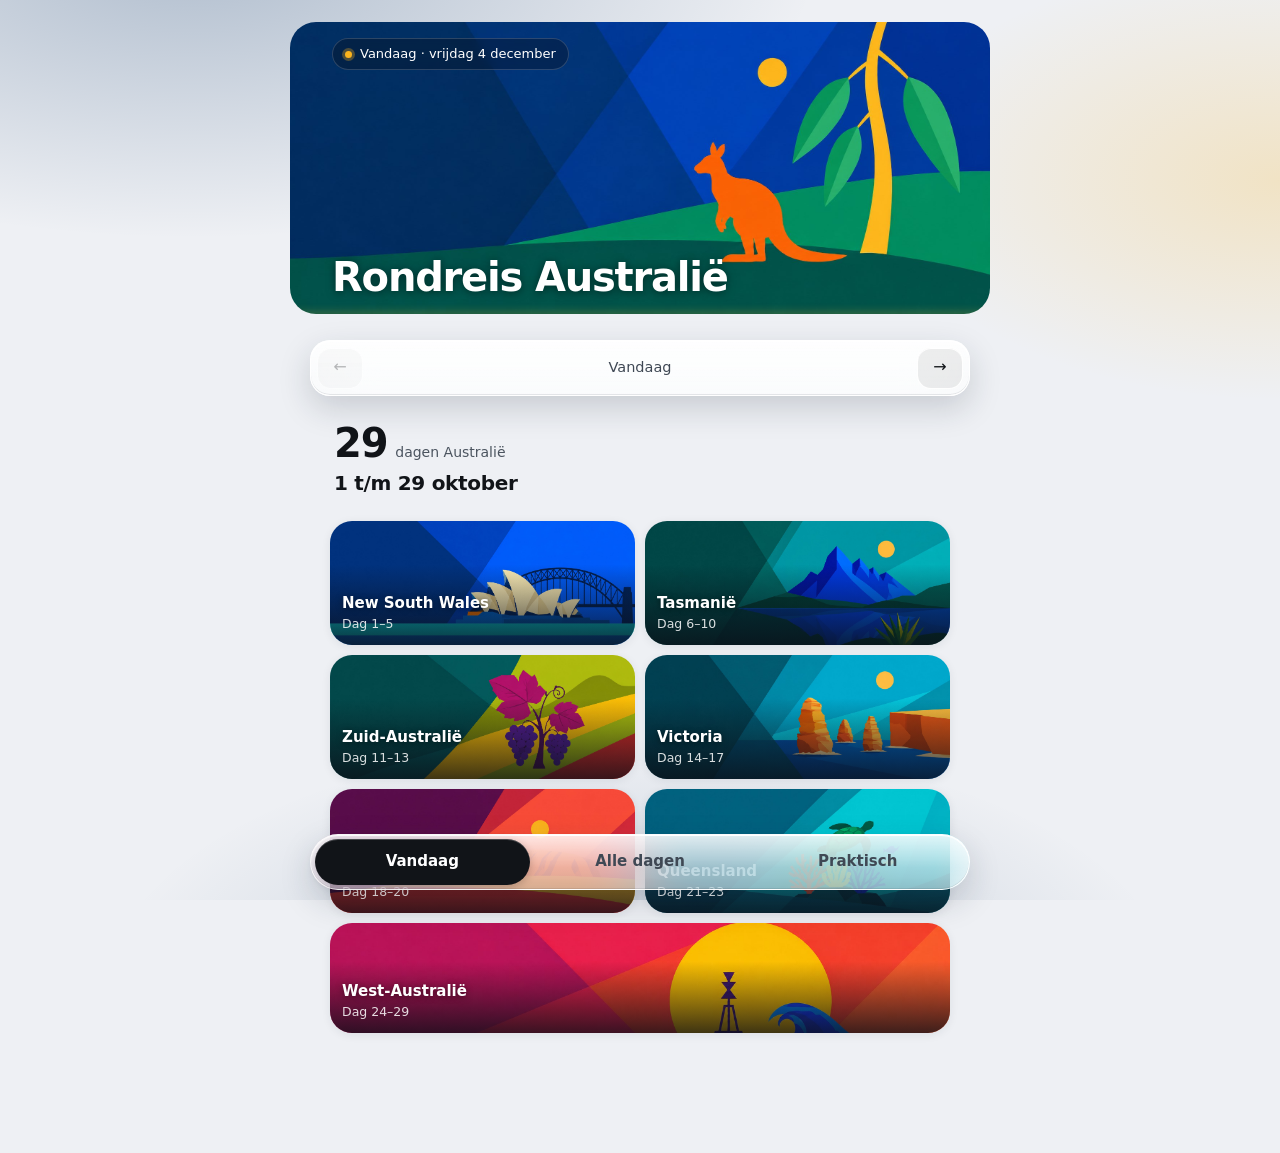
<file: index.html>
<!DOCTYPE html>
<html lang="nl" data-theme="light">
<head>
<meta charset="utf-8">
<!-- Thema meteen zetten, vóór de opmaak laadt. Anders flitst de pagina even in het andere thema. -->
<script>try{document.documentElement.setAttribute("data-theme",localStorage.getItem("aus_thema")==="dark"?"dark":"light")}catch(e){}</script>
<meta name="viewport" content="width=device-width, initial-scale=1, viewport-fit=cover">
<meta name="color-scheme" content="light">
<meta name="theme-color" content="#EEF0F4">
<title>AustralieApp</title>
<link rel="manifest" href="manifest.webmanifest">
<!-- iOS legt een afgeronde vierkant over het icoon heen. Het maskable-icoon heeft daar
     genoeg marge voor, zodat de tekening niet in de hoeken wordt afgesneden. -->
<link rel="apple-touch-icon" href="icon-maskable-512.png">
<meta name="apple-mobile-web-app-capable" content="yes">
<meta name="apple-mobile-web-app-status-bar-style" content="default">
<meta name="apple-mobile-web-app-title" content="AustralieApp">
<link rel="stylesheet" href="app.css">
</head>
<body>

<div class="hero" id="hero">
  <div class="wrap">
    <p class="eyebrow" id="eyebrow"></p>
    <h1 class="num" id="num"></h1>
    <p class="title" id="title"></p>
    <div class="meta" id="metabox"></div>
    <div id="flagbox"></div>
  </div>
  <div class="track"><i id="track"></i></div>
</div>

<div class="nav" id="navbar"><div class="inner">
  <button id="prev" aria-label="Vorige dag">←</button>
  <span class="label" id="navlabel"></span>
  <button id="next" aria-label="Volgende dag">→</button>
</div></div>

<main class="wrap">
  <div id="day"></div>
  <div id="index"></div>
  <div id="prakt"></div>
  <div id="alles"></div>
  <div id="dieren"></div>
  <div id="beheer"></div>
  <footer id="foot" style="display:none"></footer>
</main>

<div class="tabbar"><div class="inner">
  <button id="btnToday" class="on">Vandaag</button>
  <button id="btnIndex">Alle dagen</button>
  <button id="btnAlles" hidden>Notities</button>
  <button id="btnPrakt">Praktisch</button>
  <button id="btnDieren" class="icoon" hidden aria-label="Dieren" title="Dieren"><svg width="22" height="22" viewBox="0 0 100 100" fill="currentColor" aria-hidden="true"><ellipse cx="27" cy="34" rx="9" ry="12"/><ellipse cx="73" cy="34" rx="9" ry="12"/><ellipse cx="40" cy="18" rx="8" ry="11"/><ellipse cx="60" cy="18" rx="8" ry="11"/><path d="M50 43c-15 0-28 12-28 24 0 8 6 13 14 13 5 0 9-2 14-2s9 2 14 2c8 0 14-5 14-13C78 55 65 43 50 43Z"/></svg></button>
</div></div>
<script src="reis.js"></script>
<script src="voorreis.js"></script>
<script src="dieren.js"></script>
<script src="dieren-iconen.js"></script>
<script src="verhalen.js"></script>
<script src="app.js"></script>
</body>
</html>
</file>
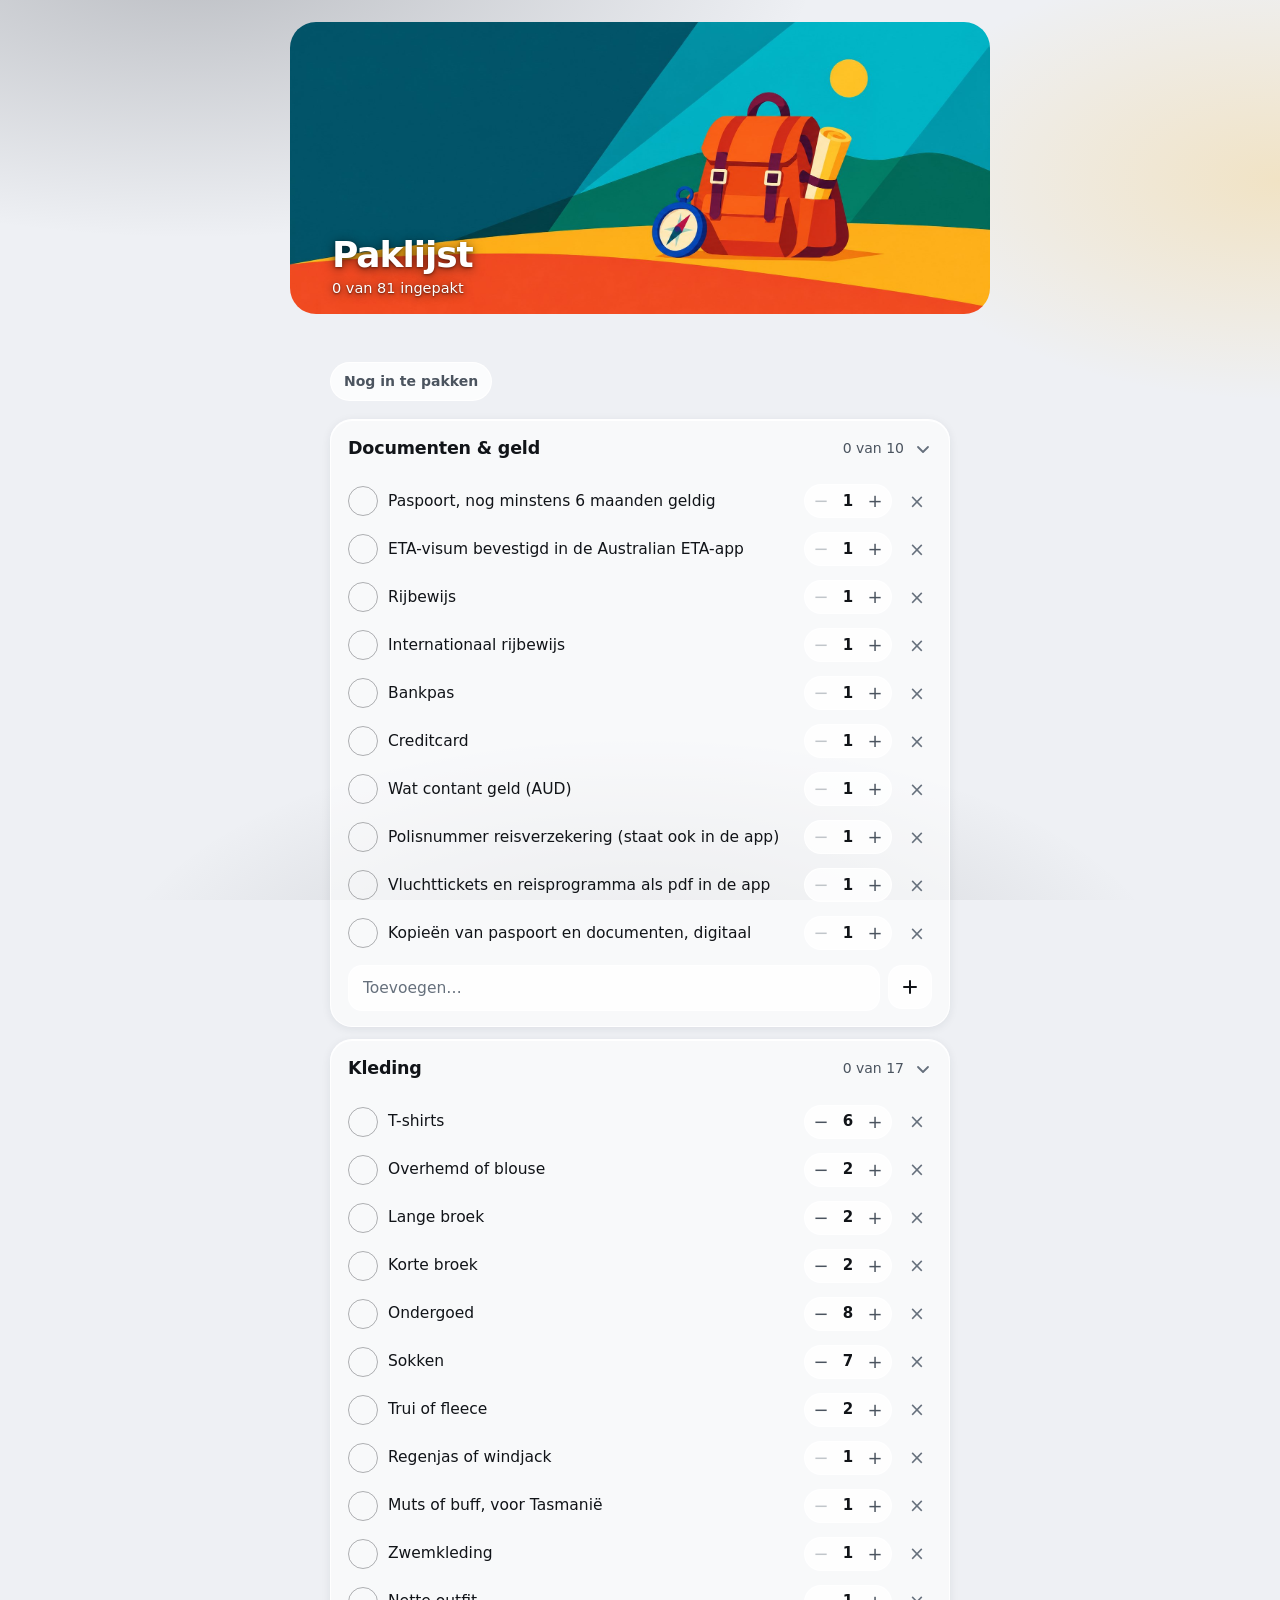
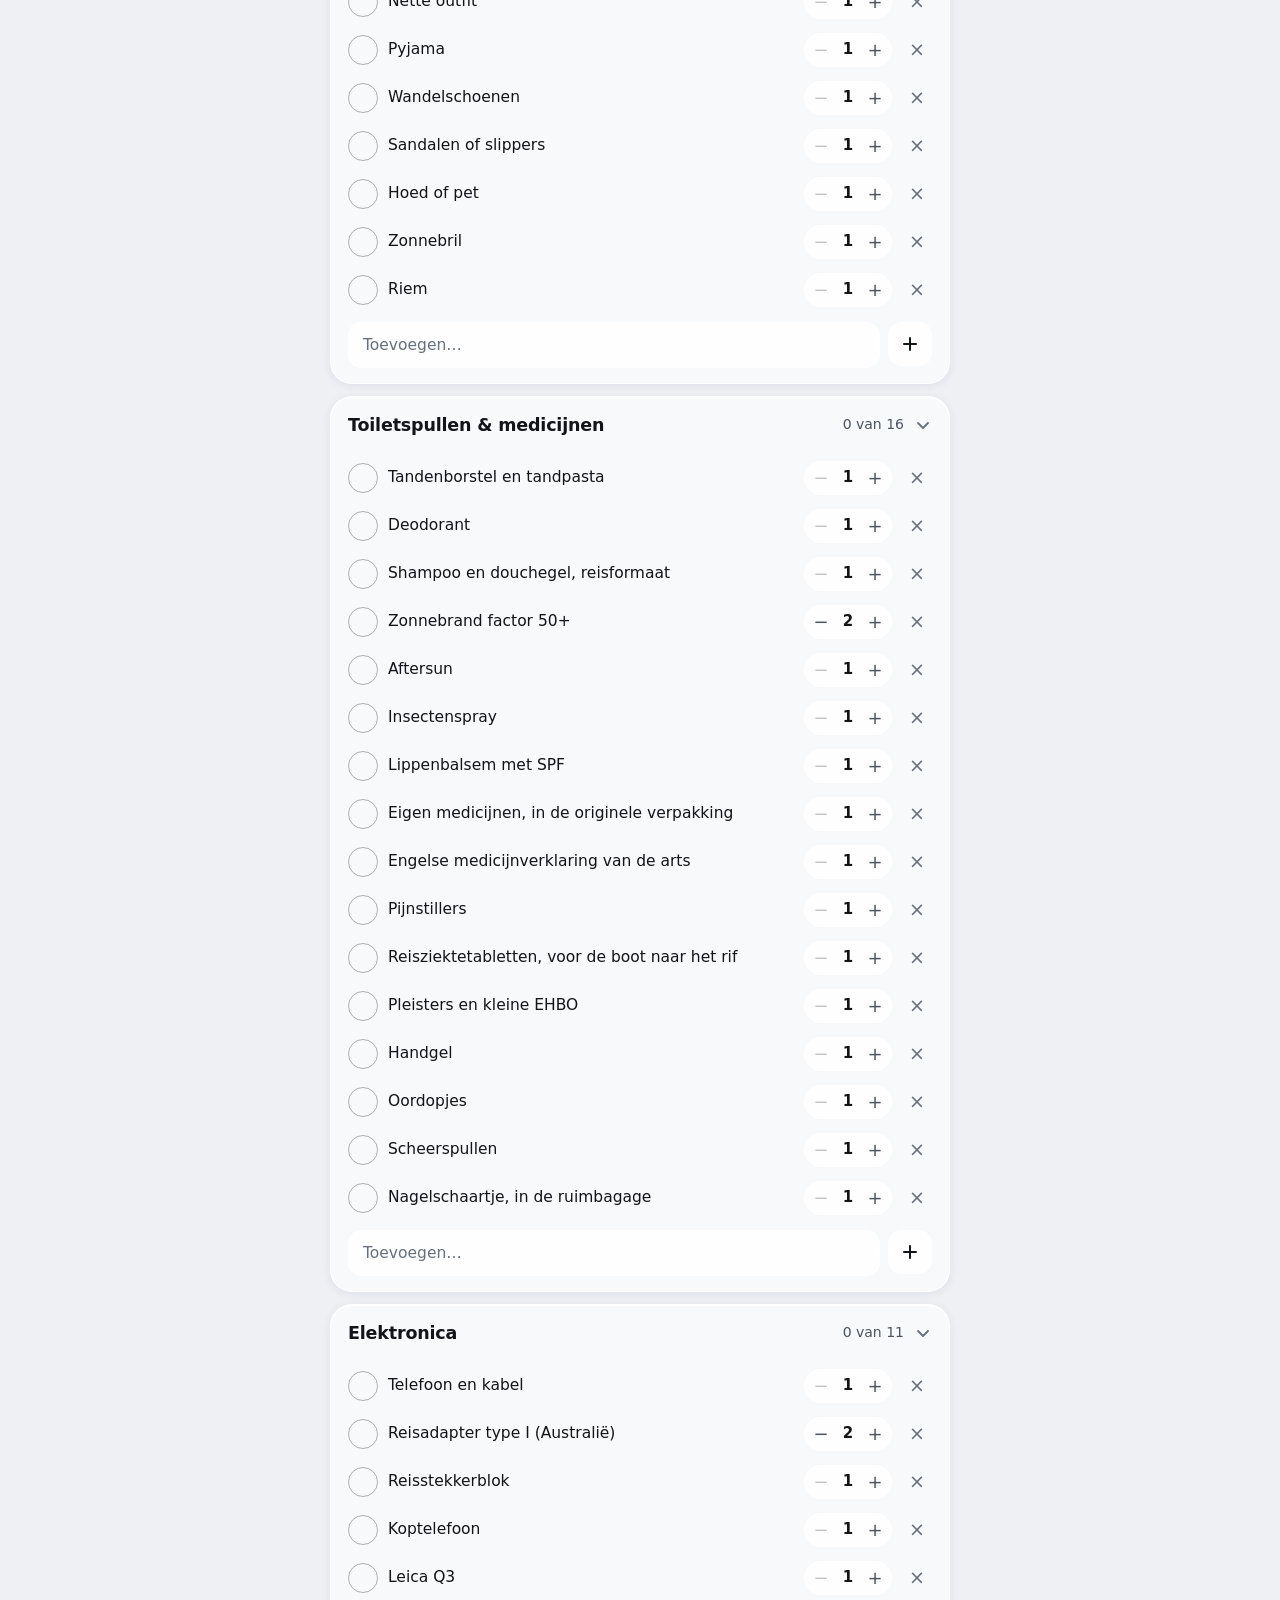
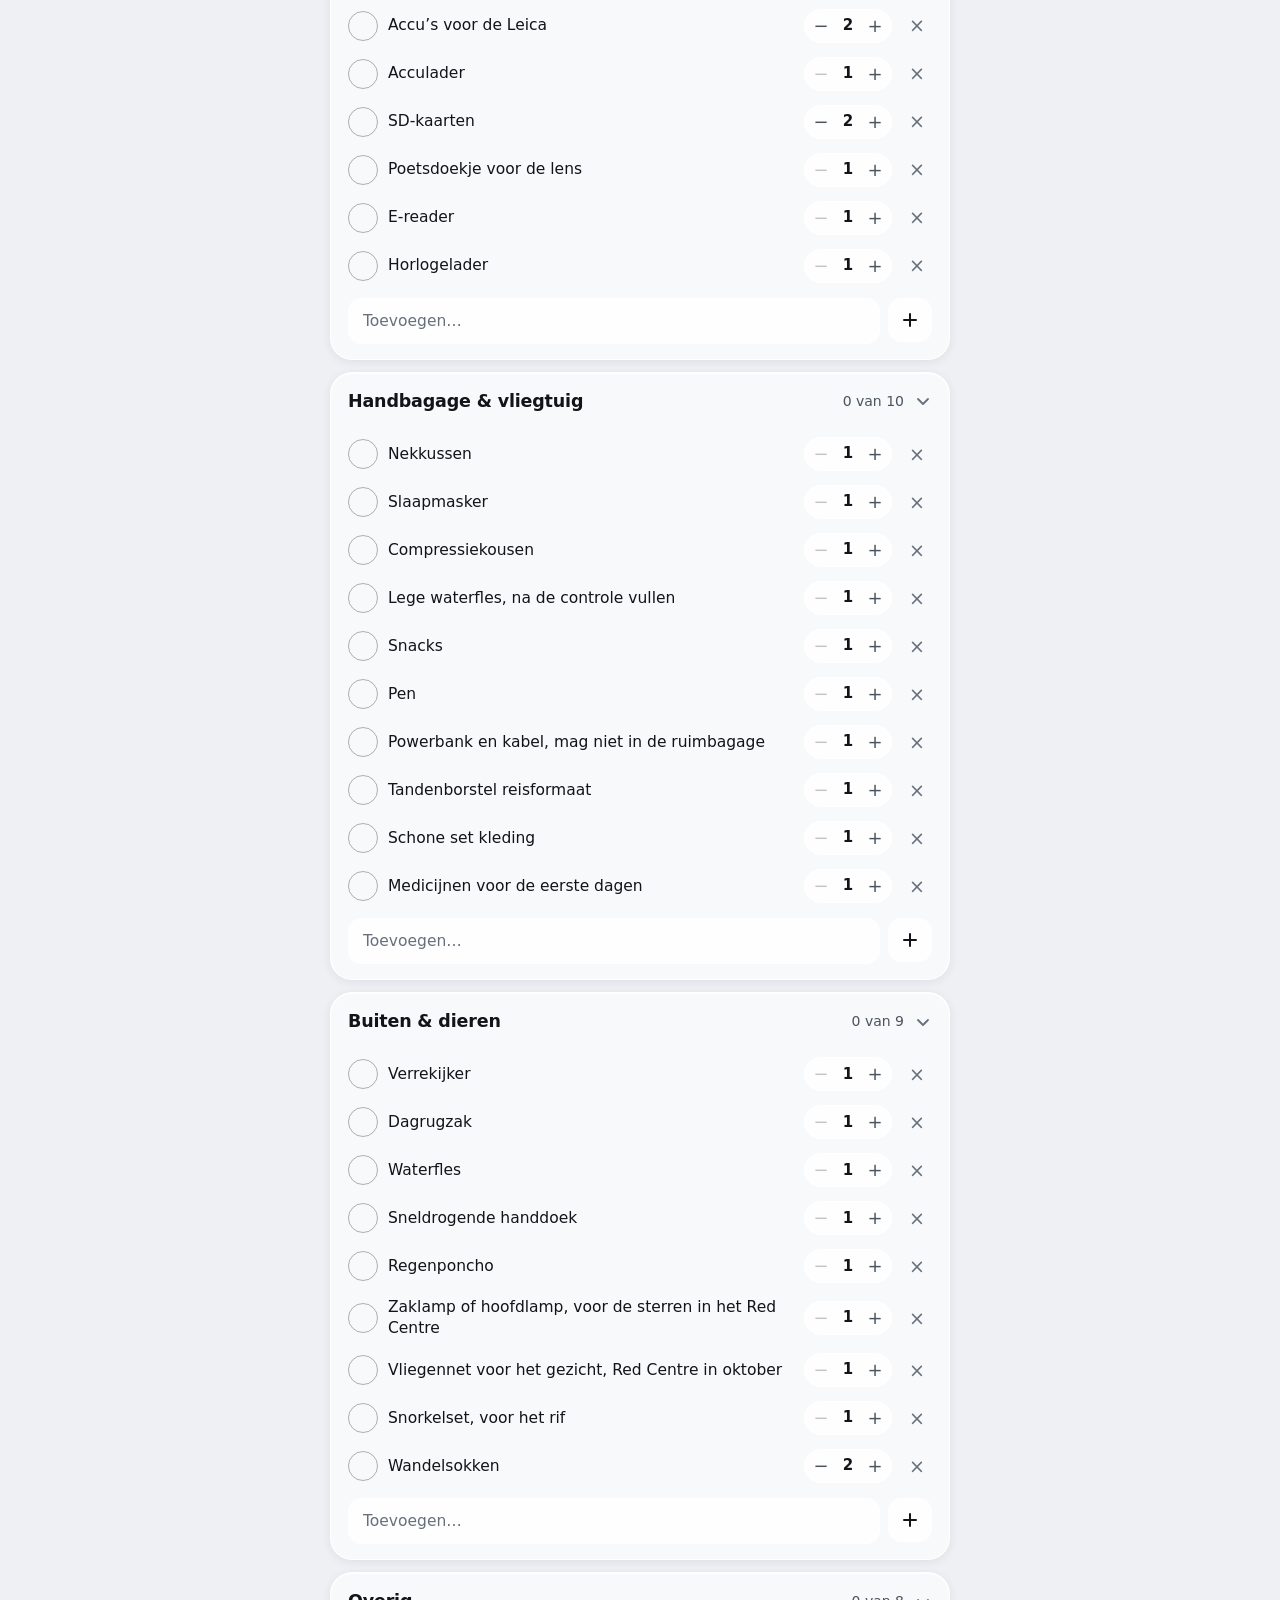
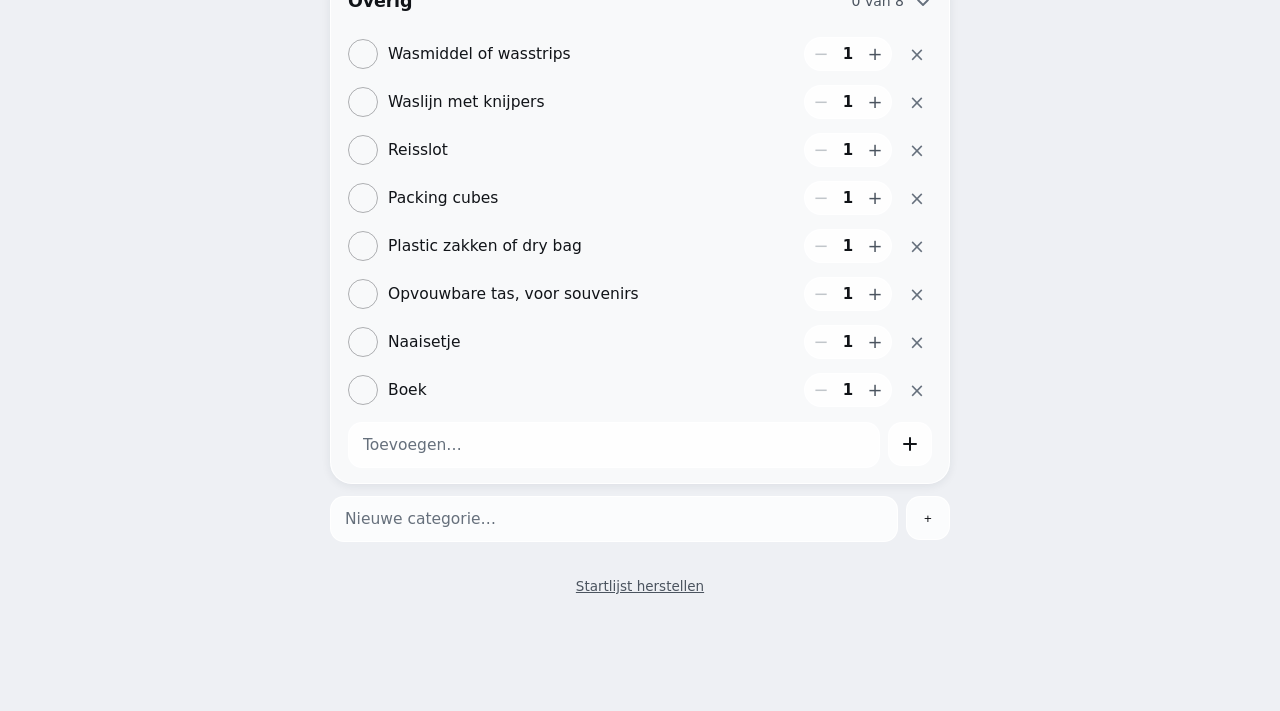
<file: paklijst.html>
<!DOCTYPE html>
<html lang="nl" data-theme="light">
<head>
<meta charset="utf-8">
<!-- Zelfde thema als de app, meteen gezet zodat de pagina niet flitst. -->
<script>try{document.documentElement.setAttribute("data-theme",localStorage.getItem("aus_thema")==="dark"?"dark":"light")}catch(e){}</script>
<meta name="viewport" content="width=device-width, initial-scale=1, viewport-fit=cover">
<meta name="theme-color" content="#EEF0F4">
<title>Paklijst</title>
<!-- Eigen icoon en vaste naam voor het startscherm van iOS. Zonder icoon maakt Safari een schermafdruk. -->
<link rel="apple-touch-icon" href="icon-paklijst.png">
<meta name="apple-mobile-web-app-title" content="Paklijst">
<link rel="stylesheet" href="app.css">
<style>
  /* Paklijst: één los bestand naast de app. Alles staat op deze telefoon (localStorage), er gaat niets
     naar Nhost. De opmaak komt uit app.css; hieronder alleen wat de lijst zelf nodig heeft. */
  .acties{display:flex;gap:8px;flex-wrap:wrap;align-items:center;margin:22px 0 18px}
  .cat.card{padding:0;overflow:hidden}
  .cathead{display:flex;align-items:center;gap:10px;width:100%;padding:15px 17px;
    background:none;border:none;font:inherit;color:inherit;text-align:left;cursor:pointer}
  .cathead h3{flex:1;margin:0;font-size:17.5px;font-weight:640;letter-spacing:-.01em}
  .cathead .teller{font-size:14px;color:var(--text-dim);font-variant-numeric:tabular-nums;white-space:nowrap}
  .cat.klaar .teller{color:var(--accent-ink);font-weight:600}
  .cathead .pijl{flex:none;width:18px;height:18px;color:var(--text-faint);transition:transform .2s ease}
  .cat.dicht .pijl{transform:rotate(-90deg)}
  .cat.dicht .items,.cat.dicht .toevoeg,.cat.dicht .leeg{display:none}
  .items{list-style:none;margin:0;padding:0 8px}
  .item{display:flex;align-items:center;gap:10px;padding:7px 9px;border-radius:14px}
  .item:active{background:var(--glass-2)}
  .vink{flex:none;width:30px;height:30px;border-radius:50%;cursor:pointer;display:grid;place-items:center;
    background:none;border:1.5px solid color-mix(in srgb, var(--text) 32%, transparent);color:transparent}
  .vink svg{width:16px;height:16px}
  .item.ok .vink{background:var(--accent);border-color:var(--accent);color:#1a1200}
  .naam{flex:1;min-width:0;font-size:15.5px;line-height:1.35;cursor:pointer;overflow-wrap:anywhere}
  .item.ok .naam{color:var(--text-faint);text-decoration:line-through}
  .aantal{flex:none;display:inline-flex;align-items:center;border-radius:999px;
    background:var(--glass-2);border:1px solid var(--rim)}
  .aantal button{font:inherit;font-size:18px;line-height:1;width:32px;height:32px;border:none;background:none;
    color:var(--text-dim);cursor:pointer;border-radius:999px}
  .aantal button:disabled{color:var(--text-faint);opacity:.4}
  .aantal button:active:not(:disabled){opacity:.5}
  .aantal b{min-width:22px;text-align:center;font-size:15px;font-weight:600;font-variant-numeric:tabular-nums}
  .weg{flex:none;width:30px;height:30px;border-radius:10px;border:none;background:none;font:inherit;font-size:19px;
    line-height:1;color:var(--text-faint);cursor:pointer}
  .weg:active{opacity:.5}
  .toevoeg{display:flex;gap:8px;padding:8px 17px 15px}
  .toevoeg input{flex:1;min-width:0;font:inherit;font-size:15.5px;color:var(--text);
    padding:10px 14px;border-radius:14px;background:var(--glass-2);border:1px solid var(--rim);
    -webkit-appearance:none;appearance:none}
  .toevoeg input::placeholder{color:var(--text-faint)}
  .toevoeg button,.nieuwcat button{flex:none;width:44px;height:44px;border-radius:14px;cursor:pointer;display:grid;place-items:center;
    color:var(--text);background:var(--glass-2);border:1px solid var(--rim)}
  .toevoeg button:active,.nieuwcat button:active{opacity:.6}
  .leeg{padding:0 17px 14px;font-size:14px;color:var(--text-faint)}
  .leeg button{font:inherit;font-size:14px;color:var(--text-dim);background:none;border:none;padding:0;text-decoration:underline;cursor:pointer}
  .klaarregel{padding:4px 17px 12px;font-size:14px;color:var(--text-dim)}
  .nieuwcat{display:flex;gap:8px;margin:6px 0 0}
  .nieuwcat input{flex:1;min-width:0;font:inherit;font-size:15.5px;color:var(--text);padding:10px 14px;border-radius:14px;
    background:var(--glass-2);border:1px solid var(--rim);-webkit-appearance:none;appearance:none}
  .nieuwcat input::placeholder{color:var(--text-faint)}
  .voet{margin:30px 0 0;text-align:center}
  .voet p{margin:0}
  .voet button{font:inherit;font-size:13.5px;color:var(--text-dim);background:none;border:none;padding:0;text-decoration:underline;cursor:pointer}
  /* de filterchip is een schakelaar: aan toont hij een kruisje om hem weer uit te zetten */
  .chip.schakel{display:inline-flex;align-items:center;gap:7px}
  .chip.schakel svg{display:none;width:12px;height:12px}
  .chip.schakel.on svg{display:block}
  @media (prefers-reduced-motion:reduce){.cathead .pijl,.track i,.toast{transition:none}}
</style>
</head>
<body>

<div class="hero banner" style="background-image:url('reg-voorreis.jpg')">
  <div class="wrap">
    <h1 class="btitel">Paklijst</h1>
    <p class="bsub" id="sub"></p>
  </div>
  <div class="track"><i id="track"></i></div>
</div>

<main class="wrap">
  <div class="acties">
    <button class="chip schakel" id="fNog" aria-pressed="false">Nog in te pakken<svg viewBox="0 0 12 12" fill="none" stroke="currentColor" stroke-width="2" stroke-linecap="round" aria-hidden="true"><path d="M2 2l8 8M10 2l-8 8"/></svg></button>
  </div>
  <div id="lijst"></div>
  <div class="nieuwcat">
    <input id="nieuwcatnaam" placeholder="Nieuwe categorie…" autocomplete="off" autocapitalize="sentences" enterkeyhint="done">
    <button id="nieuwcatknop" aria-label="Categorie toevoegen">+</button>
  </div>
  <div class="voet"><p><button id="herstel">Startlijst herstellen</button></p></div>
</main>

<div class="toast" id="toast" role="status"></div>

<script>
// ---------- Startlijst ----------
// Een voorstel voor 29 dagen Australië in oktober: fris en nat mogelijk in Tasmanië, warm in het
// Red Centre en Queensland. Alles is weg te halen, aan te vullen en van aantal te veranderen.
const START=[
  ['Documenten & geld',[
    ['Paspoort, nog minstens 6 maanden geldig'],['ETA-visum bevestigd in de Australian ETA-app'],
    ['Rijbewijs'],['Internationaal rijbewijs'],['Bankpas'],['Creditcard'],['Wat contant geld (AUD)'],
    ['Polisnummer reisverzekering (staat ook in de app)'],['Vluchttickets en reisprogramma als pdf in de app'],
    ['Kopieën van paspoort en documenten, digitaal']]],
  ['Kleding',[
    ['T-shirts',6],['Overhemd of blouse',2],['Lange broek',2],['Korte broek',2],['Ondergoed',8],['Sokken',7],
    ['Trui of fleece',2],['Regenjas of windjack'],['Muts of buff, voor Tasmanië'],['Zwemkleding'],['Nette outfit'],
    ['Pyjama'],['Wandelschoenen'],['Sandalen of slippers'],['Hoed of pet'],['Zonnebril'],['Riem']]],
  ['Toiletspullen & medicijnen',[
    ['Tandenborstel en tandpasta'],['Deodorant'],['Shampoo en douchegel, reisformaat'],['Zonnebrand factor 50+',2],
    ['Aftersun'],['Insectenspray'],['Lippenbalsem met SPF'],['Eigen medicijnen, in de originele verpakking'],
    ['Engelse medicijnverklaring van de arts'],['Pijnstillers'],['Reisziektetabletten, voor de boot naar het rif'],
    ['Pleisters en kleine EHBO'],['Handgel'],['Oordopjes'],['Scheerspullen'],['Nagelschaartje, in de ruimbagage']]],
  ['Elektronica',[
    ['Telefoon en kabel'],['Reisadapter type I (Australië)',2],['Reisstekkerblok'],['Koptelefoon'],
    ['Leica Q3'],['Accu\u2019s voor de Leica',2],['Acculader'],['SD-kaarten',2],['Poetsdoekje voor de lens'],
    ['E-reader'],['Horlogelader']]],
  ['Handbagage & vliegtuig',[
    ['Nekkussen'],['Slaapmasker'],['Compressiekousen'],['Lege waterfles, na de controle vullen'],['Snacks'],['Pen'],
    ['Powerbank en kabel, mag niet in de ruimbagage'],['Tandenborstel reisformaat'],['Schone set kleding'],
    ['Medicijnen voor de eerste dagen']]],
  ['Buiten & dieren',[
    ['Verrekijker'],['Dagrugzak'],['Waterfles'],['Sneldrogende handdoek'],['Regenponcho'],
    ['Zaklamp of hoofdlamp, voor de sterren in het Red Centre'],['Vliegennet voor het gezicht, Red Centre in oktober'],
    ['Snorkelset, voor het rif'],['Wandelsokken',2]]],
  ['Overig',[
    ['Wasmiddel of wasstrips'],['Waslijn met knijpers'],['Reisslot'],['Packing cubes'],['Plastic zakken of dry bag'],
    ['Opvouwbare tas, voor souvenirs'],['Naaisetje'],['Boek']]],
];

// ---------- Opslag ----------
const SLEUTEL='paklijst';
const uid=()=>{ try{ if(crypto.randomUUID) return crypto.randomUUID(); }catch(e){} return 'p'+Date.now().toString(36)+Math.random().toString(36).slice(2,10); };
const startlijst=()=>({v:1,filter:'alles',cats:START.map(([naam,items])=>({id:uid(),naam,dicht:false,
  items:items.map(([n,a])=>({id:uid(),naam:n,aantal:a||1,ok:false}))}))});
let S;
function laad(){
  try{ const d=JSON.parse(localStorage.getItem(SLEUTEL)); if(d&&Array.isArray(d.cats)){ S=d; return; } }catch(e){}
  S=startlijst(); bewaar();
}
function bewaar(){
  try{ localStorage.setItem(SLEUTEL,JSON.stringify(S)); }
  catch(e){ toast('Bewaren op de telefoon is mislukt. Er is te weinig opslagruimte, of de browser staat het niet toe.'); }
}

// ---------- Hulpjes ----------
const esc=s=>String(s).replace(/[&<>"']/g,c=>({'&':'&amp;','<':'&lt;','>':'&gt;','"':'&quot;',"'":'&#39;'}[c]));
const VINK='<svg viewBox="0 0 16 16" fill="none" stroke="currentColor" stroke-width="2.2" stroke-linecap="round" stroke-linejoin="round" aria-hidden="true"><path d="M3 8.5l3.2 3L13 4.5"/></svg>';
const PIJL='<svg class="pijl" viewBox="0 0 18 18" fill="none" stroke="currentColor" stroke-width="1.8" stroke-linecap="round" stroke-linejoin="round" aria-hidden="true"><path d="M4 7l5 5 5-5"/></svg>';
const PLUS='<svg width="18" height="18" viewBox="0 0 18 18" fill="none" stroke="currentColor" stroke-width="2" stroke-linecap="round" aria-hidden="true"><path d="M9 3v12M3 9h12"/></svg>';
let _toastT=null;
function toast(msg,knop,actie){
  const t=document.getElementById('toast');
  t.textContent=msg;
  if(knop){ const b=document.createElement('button'); b.textContent=knop; b.onclick=()=>{ actie(); t.classList.remove('on'); }; t.appendChild(b); }
  t.classList.add('on'); clearTimeout(_toastT); _toastT=setTimeout(()=>t.classList.remove('on'),knop?6000:2600);
}
// '3 T-shirts' wordt aantal 3, naam T-shirts. Een los getal blijft gewoon een naam.
function splits(tekst){
  const m=tekst.trim().match(/^(\d{1,3})\s*[x×]?\s+(.+)$/);
  return m?{naam:m[2].trim(),aantal:Math.max(1,+m[1])}:{naam:tekst.trim(),aantal:1};
}
const vind=id=>{ for(const c of S.cats){ const i=c.items.findIndex(x=>x.id===id); if(i>=0) return {c,i,it:c.items[i]}; } return null; };

// ---------- Tekenen ----------
function teken(){
  const lijst=document.getElementById('lijst');
  const nog=S.filter==='nog';
  const f=document.getElementById('fNog'); f.classList.toggle('on',nog); f.setAttribute('aria-pressed',String(nog));
  let totaal=0, klaar=0, catsKlaar=0;
  lijst.innerHTML=S.cats.map(c=>{
    const n=c.items.length, k=c.items.filter(x=>x.ok).length;
    totaal+=n; klaar+=k; if(n&&k===n) catsKlaar++;
    const zicht=nog?c.items.filter(x=>!x.ok):c.items;
    const rijen=zicht.map(it=>`<li class="item${it.ok?' ok':''}" data-id="${it.id}">`+
      `<button class="vink" data-vink aria-label="${it.ok?'Uitvinken':'Afvinken'}" aria-pressed="${it.ok}">${VINK}</button>`+
      `<span class="naam" data-vink>${esc(it.naam)}</span>`+
      `<span class="aantal"><button data-min aria-label="Minder" ${it.aantal<=1?'disabled':''}>−</button><b>${it.aantal}</b><button data-plus aria-label="Meer">+</button></span>`+
      `<button class="weg" data-weg aria-label="Weghalen">×</button></li>`).join('');
    return `<section class="card cat${c.dicht?' dicht':''}${n&&k===n?' klaar':''}" data-cat="${c.id}">`+
      `<button class="cathead" data-kop aria-expanded="${!c.dicht}"><h3>${esc(c.naam)}</h3><span class="teller">${n?`${k} van ${n}`:'leeg'}</span>${PIJL}</button>`+
      `<ul class="items">${rijen}</ul>`+
      (nog&&n&&!zicht.length?`<div class="klaarregel">Alles ingepakt</div>`:'')+
      `<div class="toevoeg"><input data-nieuw placeholder="Toevoegen…" autocomplete="off" autocapitalize="sentences" enterkeyhint="done"><button data-nieuwknop aria-label="Toevoegen">${PLUS}</button></div>`+
      (!n?`<div class="leeg">Nog niets in deze categorie. <button data-catweg>Categorie weghalen</button></div>`:'')+
      `</section>`;
  }).join('')||`<div class="card">Geen categorieën. Voeg er hieronder een toe, of herstel de startlijst.</div>`;
  document.getElementById('sub').textContent=totaal?`${klaar} van ${totaal} ingepakt${catsKlaar?` · ${catsKlaar} ${catsKlaar===1?'categorie':'categorieën'} klaar`:''}`:'Nog geen spullen op de lijst';
  document.getElementById('track').style.width=(totaal?Math.round(klaar/totaal*100):0)+'%';
  document.title=totaal?`Paklijst · ${klaar}/${totaal}`:'Paklijst';
}

// ---------- Handelingen ----------
document.getElementById('lijst').addEventListener('click',e=>{
  const sec=e.target.closest('[data-cat]'); if(!sec) return;
  const c=S.cats.find(x=>x.id===sec.dataset.cat); if(!c) return;
  const li=e.target.closest('[data-id]');
  if(e.target.closest('[data-kop]')){ c.dicht=!c.dicht; bewaar(); teken(); return; }
  if(e.target.closest('[data-nieuwknop]')){ voegToe(c,sec.querySelector('[data-nieuw]')); return; }
  if(e.target.closest('[data-catweg]')){ const ix=S.cats.indexOf(c); S.cats.splice(ix,1); bewaar(); teken();
    toast(`Categorie '${c.naam}' weggehaald`,'Ongedaan maken',()=>{ S.cats.splice(Math.min(ix,S.cats.length),0,c); bewaar(); teken(); }); return; }
  if(!li) return;
  const v=vind(li.dataset.id); if(!v) return;
  if(e.target.closest('[data-vink]')){ v.it.ok=!v.it.ok; bewaar(); teken(); return; }
  if(e.target.closest('[data-plus]')){ v.it.aantal=Math.min(999,v.it.aantal+1); bewaar(); teken(); return; }
  if(e.target.closest('[data-min]')){ if(v.it.aantal>1){ v.it.aantal--; bewaar(); teken(); } return; }
  if(e.target.closest('[data-weg]')){
    v.c.items.splice(v.i,1); bewaar(); teken();
    toast(`${v.it.naam} weggehaald`,'Ongedaan maken',()=>{ v.c.items.splice(Math.min(v.i,v.c.items.length),0,v.it); bewaar(); teken(); });
  }
});
document.getElementById('lijst').addEventListener('keydown',e=>{
  if(e.key!=='Enter'||!e.target.matches('[data-nieuw]')) return;
  e.preventDefault();
  const sec=e.target.closest('[data-cat]'), c=S.cats.find(x=>x.id===sec.dataset.cat);
  if(c) voegToe(c,e.target);
});
function voegToe(c,input){
  const t=input.value.trim(); if(!t){ input.focus(); return; }
  const {naam,aantal}=splits(t);
  c.items.push({id:uid(),naam,aantal,ok:false});
  c.dicht=false; bewaar(); teken();
  // het veld van deze categorie weer klaarzetten voor het volgende item
  const nieuw=document.querySelector(`[data-cat="${c.id}"] [data-nieuw]`); if(nieuw) nieuw.focus();
}
function nieuweCategorie(){
  const inp=document.getElementById('nieuwcatnaam'), naam=inp.value.trim();
  if(!naam){ inp.focus(); return; }
  S.cats.push({id:uid(),naam,dicht:false,items:[]}); inp.value=''; bewaar(); teken();
  const sec=document.querySelector(`[data-cat="${S.cats[S.cats.length-1].id}"]`);
  if(sec){ if(sec.scrollIntoView) sec.scrollIntoView({block:'center'}); const n=sec.querySelector('[data-nieuw]'); if(n) n.focus(); }
}
document.getElementById('nieuwcatknop').onclick=nieuweCategorie;
document.getElementById('nieuwcatnaam').addEventListener('keydown',e=>{ if(e.key==='Enter'){ e.preventDefault(); nieuweCategorie(); } });
document.getElementById('fNog').onclick=()=>{ S.filter=S.filter==='nog'?'alles':'nog'; bewaar(); teken(); };
document.getElementById('herstel').onclick=()=>{
  if(!confirm('De startlijst terugzetten? Je eigen aanpassingen gaan verloren.')) return;
  const oud=S; S=startlijst(); bewaar(); teken();
  toast('Startlijst teruggezet','Ongedaan maken',()=>{ S=oud; bewaar(); teken(); });
};
// Thema volgt de app als die in een ander tabblad wordt omgezet
window.addEventListener('storage',e=>{ if(e.key==='aus_thema') document.documentElement.setAttribute('data-theme',e.newValue==='dark'?'dark':'light'); });

laad(); teken();
</script>
</body>
</html>
</file>
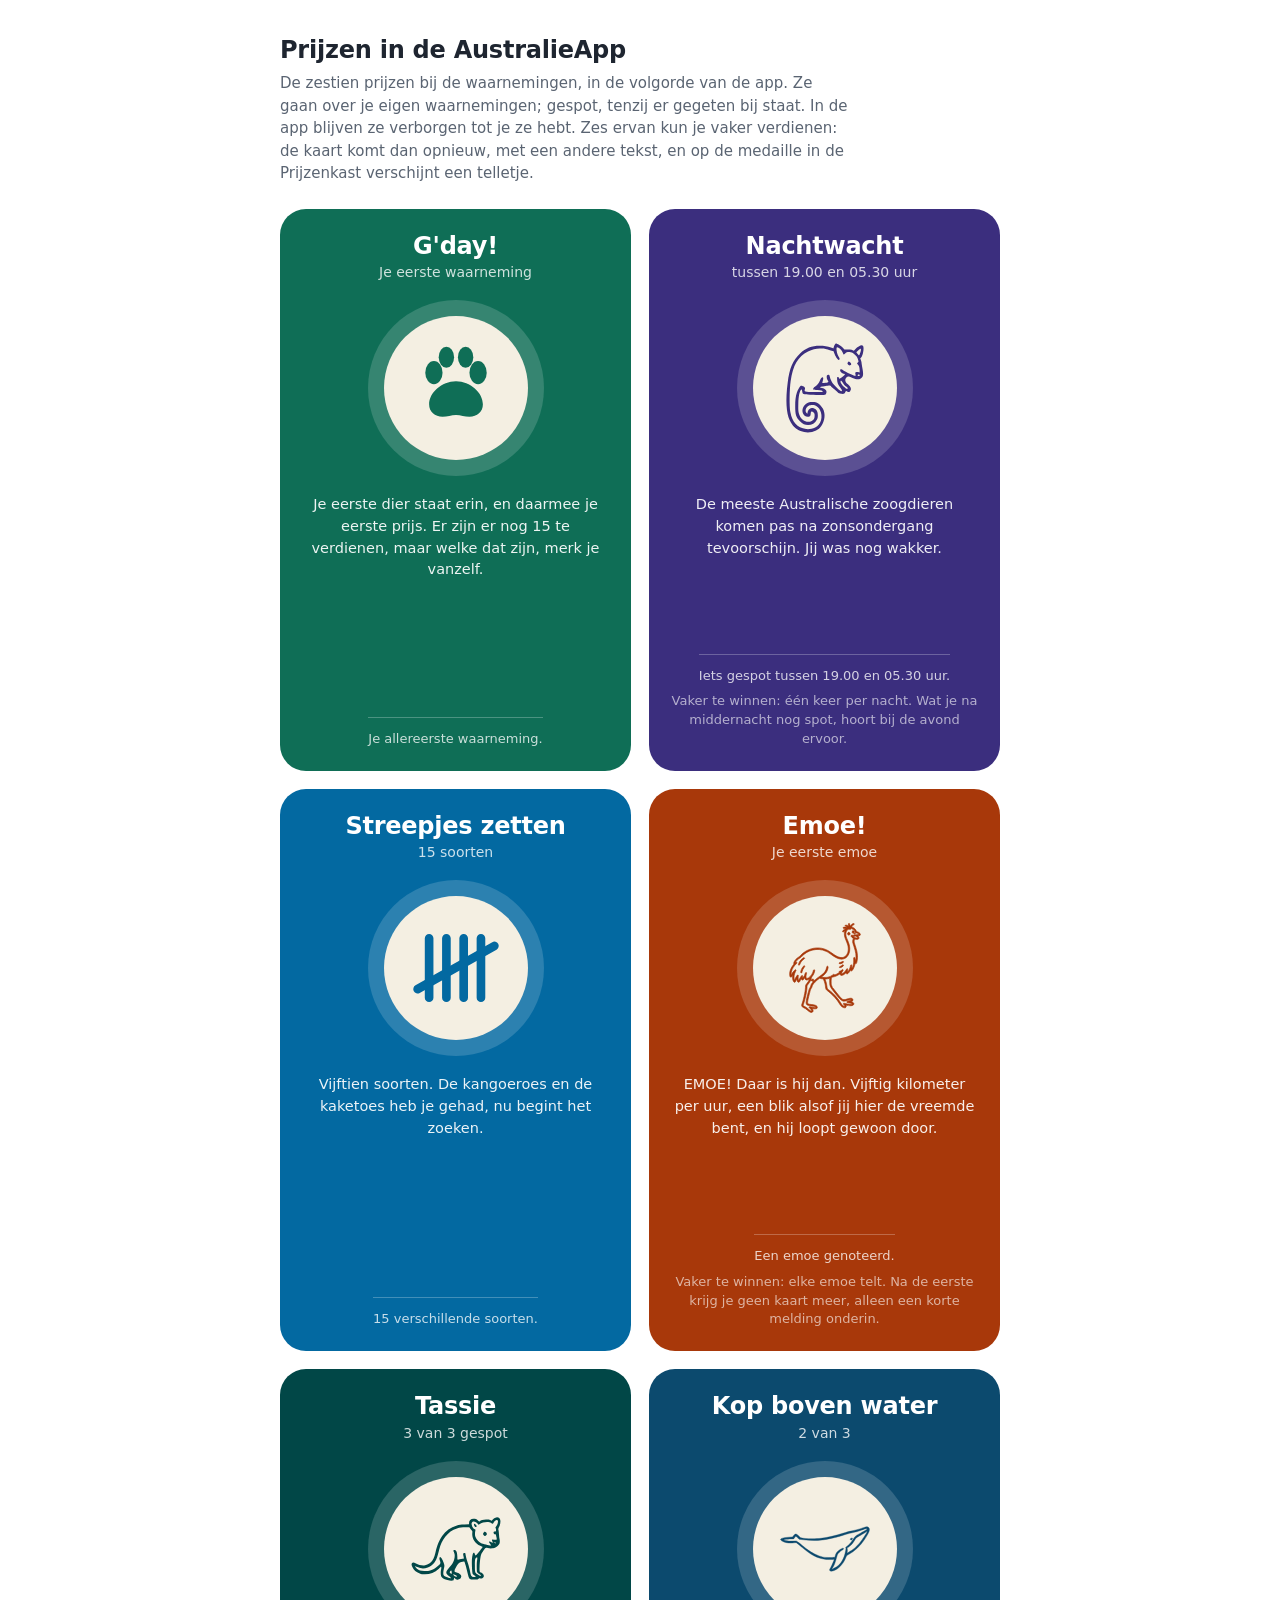
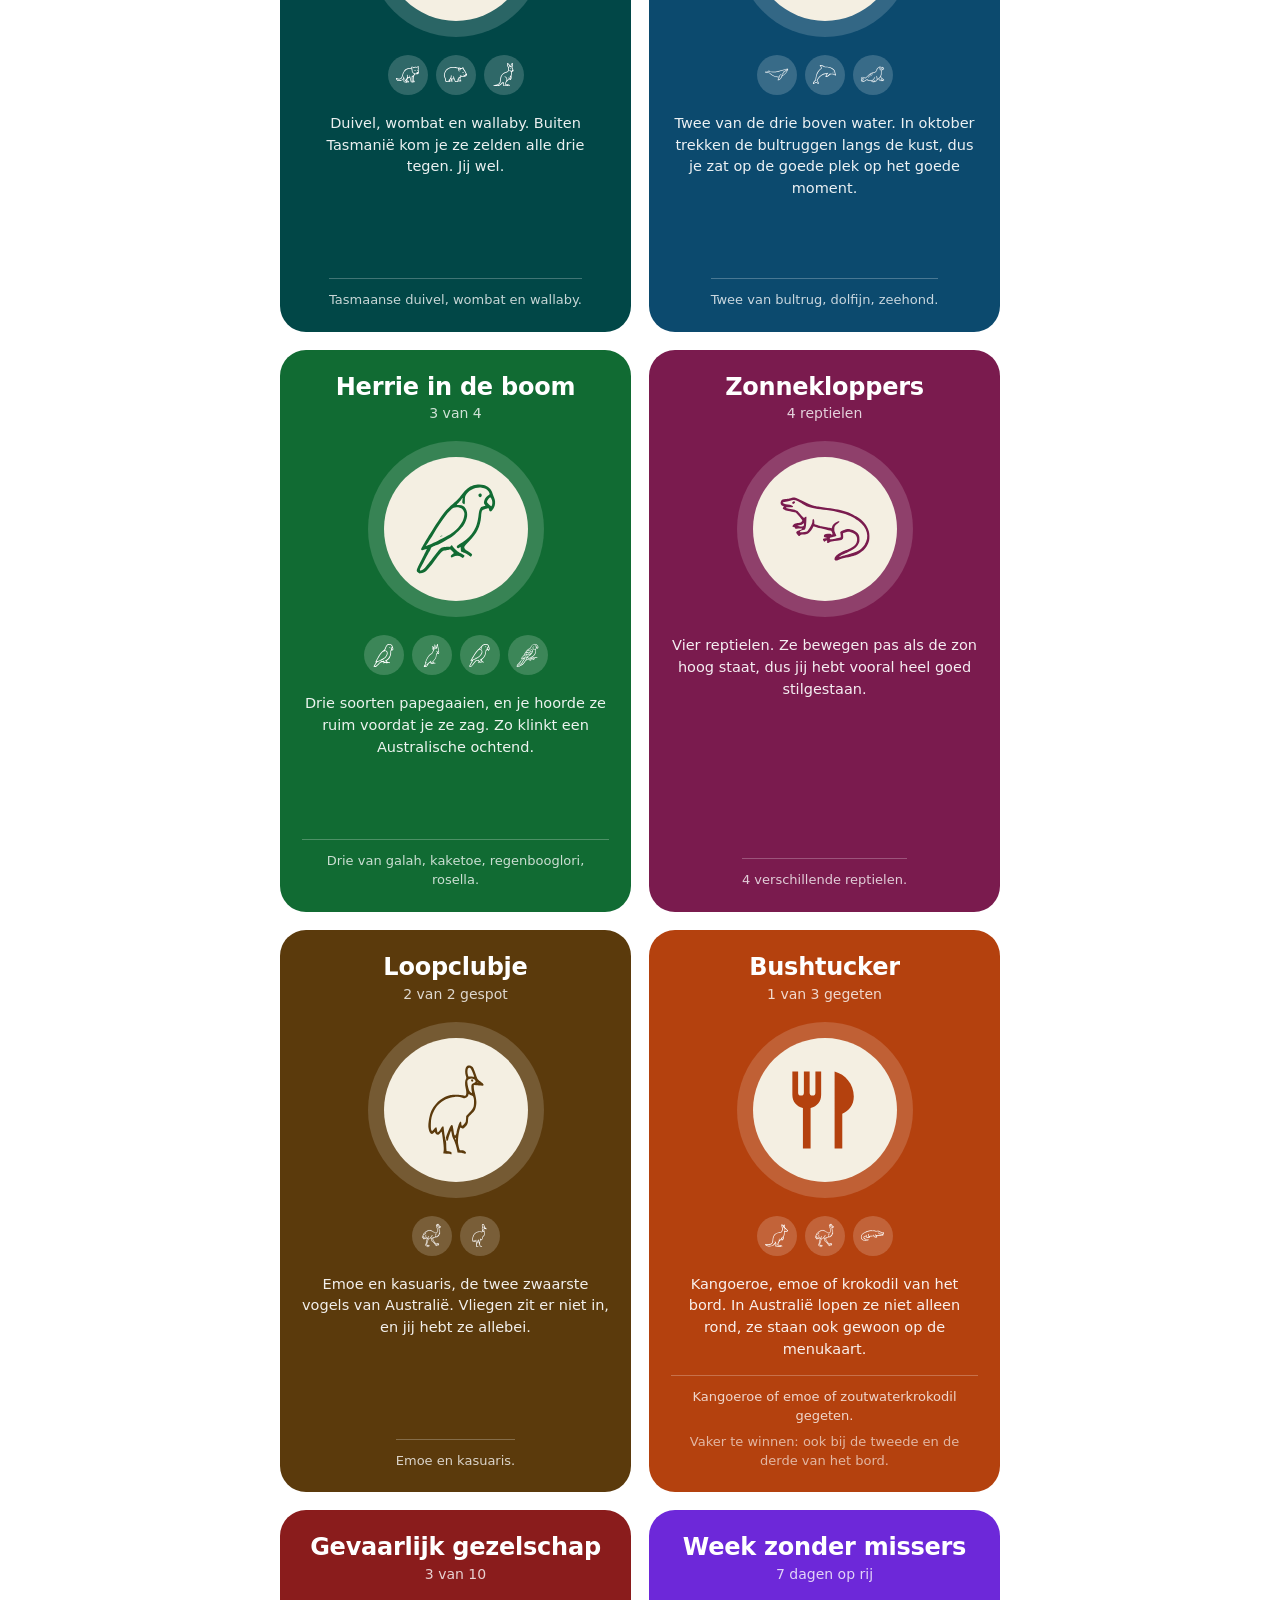
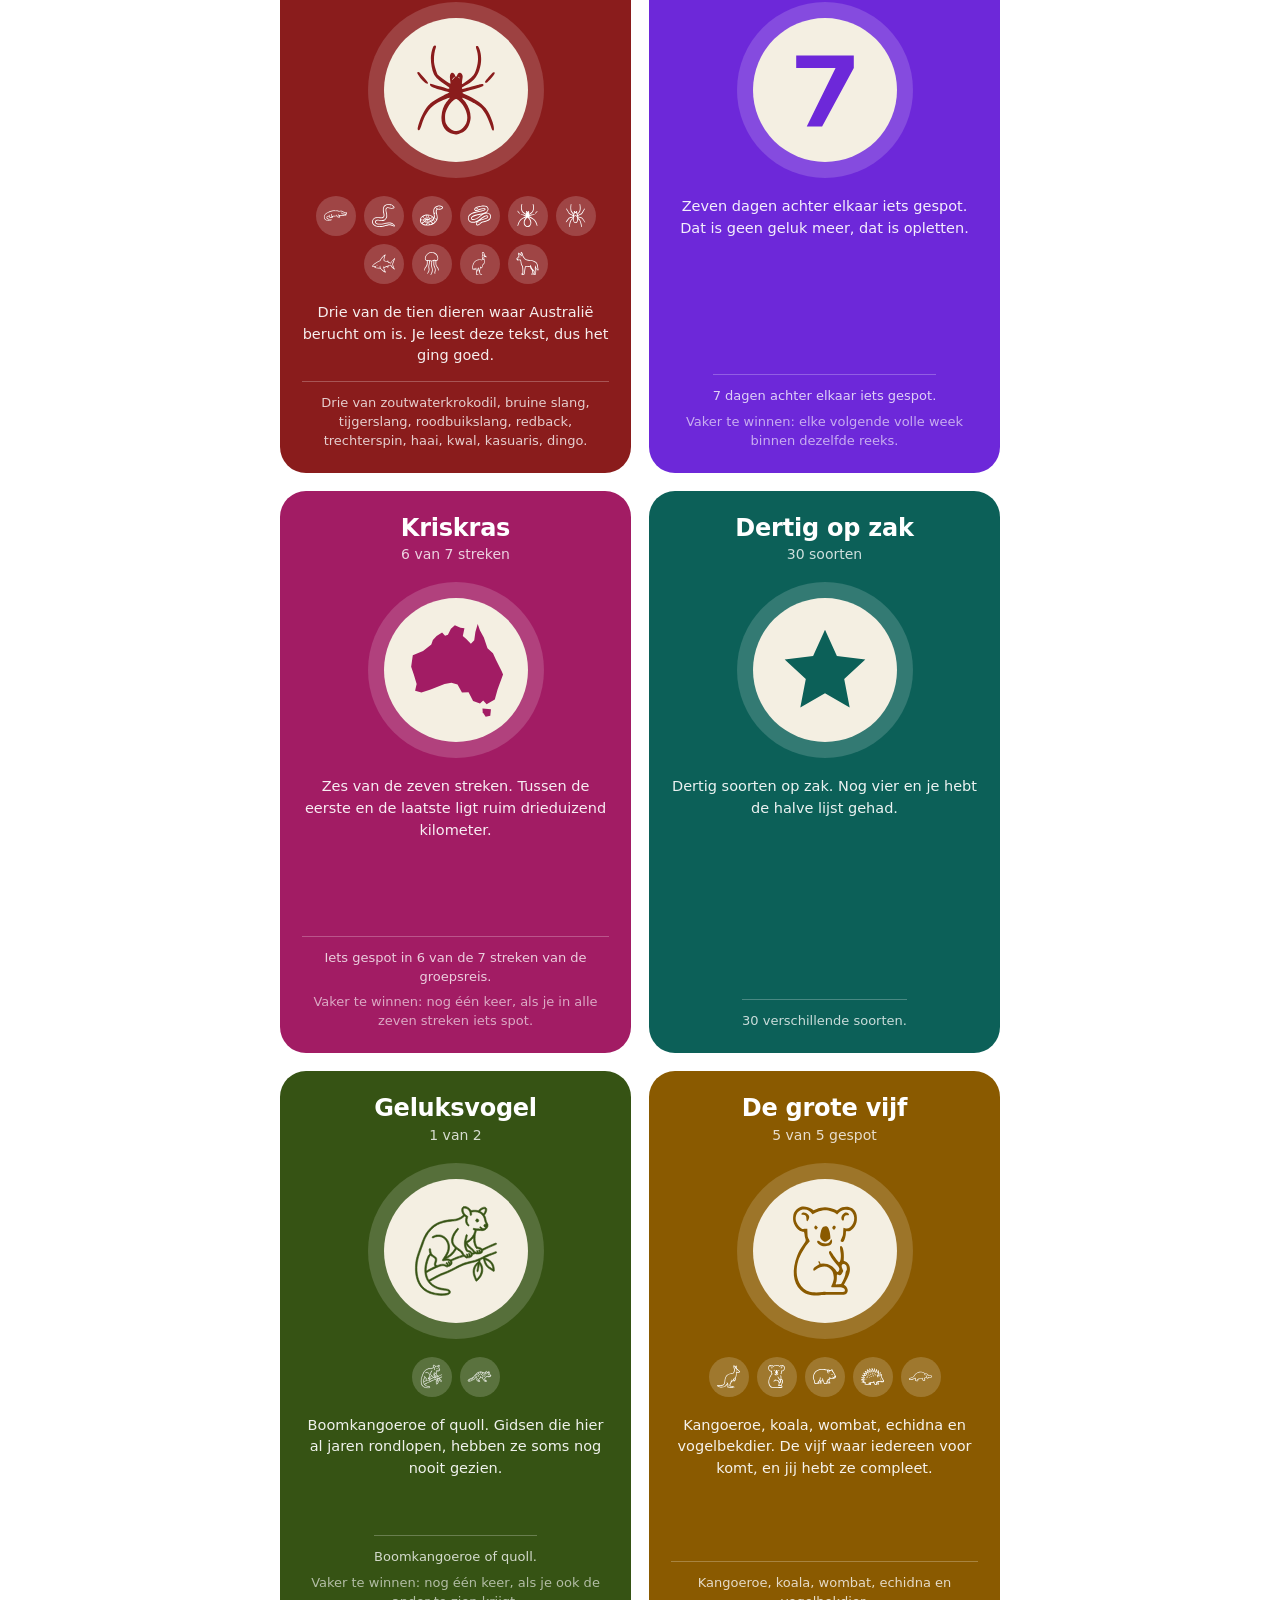
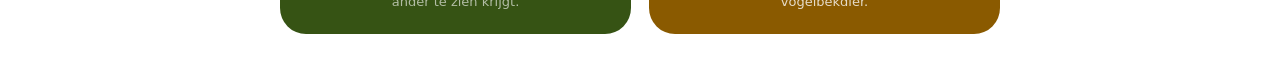
<file: prijzen.html>
<!DOCTYPE html>
<html lang="nl"><head><meta charset="utf-8"><meta name="viewport" content="width=device-width,initial-scale=1">
<title>Prijzen · AustralieApp</title>
<style>
*{box-sizing:border-box}
body{margin:0;background:#fff;color:#1E2530;font-family:-apple-system,BlinkMacSystemFont,"SF Pro Text","Segoe UI",Roboto,system-ui,sans-serif;-webkit-font-smoothing:antialiased}
header{max-width:760px;margin:0 auto;padding:36px 20px 8px}
header h1{margin:0;font-size:24px;font-weight:700;letter-spacing:-.01em}
header p{margin:8px 0 0;font-size:15px;line-height:1.5;color:#5A6472;max-width:60ch}
main{max-width:760px;margin:0 auto;padding:16px 20px 48px;display:grid;grid-template-columns:repeat(auto-fill,minmax(320px,1fr));grid-auto-rows:1fr;gap:18px}
.kaart{background:var(--pk);color:#fff;border-radius:26px;padding:24px 22px 22px;text-align:center;display:flex;flex-direction:column;align-items:center;break-inside:avoid;page-break-inside:avoid}
.kaart h2{margin:0;font-size:24px;font-weight:700;letter-spacing:-.01em;line-height:1.15}
.kaart .sub{margin:4px 0 0;font-size:14px;color:rgba(255,255,255,.8)}
.ring{width:176px;height:176px;border-radius:50%;background:rgba(255,255,255,.16);margin:20px auto 0;display:flex;align-items:center;justify-content:center}
.munt{width:144px;height:144px;border-radius:50%;background:#F4EFE2;display:flex;align-items:center;justify-content:center;color:var(--pk)}
.munt svg{width:96px;height:96px}
.dieren{display:flex;justify-content:center;flex-wrap:wrap;gap:8px;margin:18px 0 0;max-width:300px}
.dieren i{width:40px;height:40px;border-radius:50%;background:rgba(255,255,255,.18);display:flex;align-items:center;justify-content:center;color:#fff}
.dieren svg{width:25px;height:25px}
.kaart .tekst{margin:18px 0 14px;font-size:14.5px;line-height:1.5;color:rgba(255,255,255,.92);max-width:320px}
.kaart .voorwaarde{margin:auto 0 0;padding-top:12px;border-top:1px solid rgba(255,255,255,.25);font-size:13px;line-height:1.45;color:rgba(255,255,255,.78);max-width:320px}
.kaart .vaker{margin:7px 0 0;font-size:13px;line-height:1.45;color:rgba(255,255,255,.62);max-width:320px}
@media print{body{background:#fff}header{padding-top:16px}main{gap:12px}.kaart{-webkit-print-color-adjust:exact;print-color-adjust:exact}}
</style></head><body>
<header><h1>Prijzen in de AustralieApp</h1>
<p>De zestien prijzen bij de waarnemingen, in de volgorde van de app. Ze gaan over je eigen waarnemingen; gespot, tenzij er gegeten bij staat. In de app blijven ze verborgen tot je ze hebt. Zes ervan kun je vaker verdienen: de kaart komt dan opnieuw, met een andere tekst, en op de medaille in de Prijzenkast verschijnt een telletje.</p></header>
<main>
<section class="kaart" style="--pk:#0F6E56">
  <h2>G&#39;day!</h2><p class="sub">Je eerste waarneming</p>
  <div class="ring"><div class="munt"><svg viewBox="0 0 100 100" fill="currentColor" aria-hidden="true"><ellipse cx="27" cy="34" rx="9" ry="12"/><ellipse cx="73" cy="34" rx="9" ry="12"/><ellipse cx="40" cy="18" rx="8" ry="11"/><ellipse cx="60" cy="18" rx="8" ry="11"/><path d="M50 43c-15 0-28 12-28 24 0 8 6 13 14 13 5 0 9-2 14-2s9 2 14 2c8 0 14-5 14-13C78 55 65 43 50 43Z"/></svg></div></div>
  
  <p class="tekst">Je eerste dier staat erin, en daarmee je eerste prijs. Er zijn er nog 15 te verdienen, maar welke dat zijn, merk je vanzelf.</p>
  <p class="voorwaarde">Je allereerste waarneming.</p>
</section>
<section class="kaart" style="--pk:#3B2E7E">
  <h2>Nachtwacht</h2><p class="sub">tussen 19.00 en 05.30 uur</p>
  <div class="ring"><div class="munt"><svg viewBox="56.3 61.9 261.9 298.5" fill="currentColor" aria-hidden="true"><path d="M217.5 76.7c-1.4 2.1-2.8 5.5-3.1 7.5-.4 2.1-1 3.8-1.4 3.8s-3.7-1.1-7.4-2.5c-9.3-3.5-22-5.5-35-5.5-24.7.1-43.4 7.4-60.9 24-22.9 21.7-32.5 44.4-38.6 91.5-6.7 51.8-4.4 93.9 6.4 116.1 8.5 17.6 18.5 27.5 33.6 33.3 16.6 6.5 33.3 5.9 48.4-1.7 7.5-3.8 11.2-6.9 16.2-14 11.4-15.8 13.5-37.1 5.3-53.2-3.8-7.5-10.7-14.9-17.2-18.5-4.8-2.7-6.1-3-14.8-3-11 0-16 1.8-23 8.1-11.1 10-12 26.3-2 34.7 4 3.4 10.7 4.4 14.8 2.3 3.1-1.6 3.3-2.3 4.4-12.6.5-4.1 4.8-3.9 8.7.5 2.8 3.2 3.1 4.2 3.1 9.8 0 8.5-2.2 12.4-9.1 16.2-13.8 7.6-31.6-.5-37.9-17.4-3.6-9.5-4.2-15.6-3.7-35.6.6-23 4.1-40.2 9-44.4 1.8-1.4 2.3-.3 3.3 6.9 1 7.6 2.8 8.2 24.9 9.1 23.1 1 43.9 1.1 46 .3 2.2-.9 4.5-5.7 4.5-9.5 0-5.2-6.1-10.4-13.8-11.9-6.8-1.4-8.8-4-2.9-4 1.8 0 8.2-.9 14.3-2 12.2-2.3 14.4-2.1 16.8 1.4.9 1.4 4.8 5.1 8.8 8.2s9.1 7.4 11.4 9.6c3.5 3.3 5 4 10.8 4.9 7.9 1.3 10.7.1 13-5.6 1.7-4 3.5-4.4 6.1-1.5s5.9 2.5 8.9-1.1c5.1-6 2.9-12.8-6.7-21.2-5.1-4.5-6.9-6.8-7.8-9.9-1.2-4.7-.6-6.6 3.6-11.7 3.5-4.1 5.4-3.9 18.3 1.8 14.7 6.5 24.1 5.6 30.5-3.1 3.2-4.2 3.2-11.6.3-27.2-1.4-7.7-2.6-15-2.6-16.3s-.9-5.1-2.1-8.5l-2-6.2 2-1.5c6-4.7 10.8-30.3 6.8-36.5-1.1-1.7-2.7-2.6-4.3-2.6-4.5 0-13.8 5.6-19.3 11.5l-5.1 5.7-3.8-1.8c-3-1.5-5.9-1.9-14.7-1.8l-11 .1-4-5.1c-2.9-3.6-6.3-6.2-12-9.3-4.4-2.3-8.8-4.3-9.7-4.3-1 0-2.9 1.7-4.3 3.7m13.2 10.2c5.3 3.8 10.7 10.7 12.2 15.3.7 2.1 1.7 4 2.2 4.4.5.3 2.7-1 4.8-2.9 4.4-4 9.6-5.1 17.1-3.7 5.6 1.1 7.8 2.5 15.6 10 4.9 4.8 6.3 7.6 8.4 16.8.7 2.8.5 3.5-1.6 4.9-3.2 2-3 3.6.6 7 3.3 3.1 5 9.6 5 18.8v5.2l-5.5-1c-8.3-1.4-9.7.5-7 9 .6 2 .4 2.3-1.6 2.3-3.2 0-29.3-11.8-35.2-15.8-6.3-4.4-9.3-5.4-10.7-3.7-3 3.6 3.3 11.9 10.3 13.2 2.3.5 4.2 1.4 4.2 2 0 1.9-15.4 14.6-17 13.9-.8-.3-1.7-1.7-2.1-3.1-.5-2.1-1.2-2.5-3.2-2.3-2.5.3-2.5.4-2.3 7.7.3 9.7 3 16.6 9.7 24.9 5.2 6.4 6.9 11.2 4.1 11.2-4.3 0-24.4-19-29.6-27.9-3.7-6.3-6.7-13.9-7.4-19-.5-3.6-2.8-4.7-6.3-3-2.7 1.4-2.9 1.9-2.8 6.7.1 3.8.9 6.3 2.8 9.2 4.1 6.2 3.7 6.6-6.4 7.9-4.9.7-9.3 1-9.8.7s0-3.2 1.1-6.3c5-14.3-3.2-15.5-8.7-1.4-3 7.6-10.4 16.8-15.8 19.7-1.5.8-3.5 2.6-4.5 4-1.6 2.5-1.6 2.7 0 3.9.9.7 6.4 1.5 12.1 1.9 12.4.8 16.6 2 16.6 4.8 0 1.9-.5 2-23.2 1.4-34.5-1-34.2-.9-32.1-8.9 1-3.6.9-4.2-1.1-6.1-2.8-2.9-10.3-5.3-12.3-4-2.8 1.7-9.3 13.7-11.7 21.4-3.6 11.5-5.1 23.9-5 42 0 25.9 2.8 34.6 14.8 46.6 8.4 8.4 15.4 11.7 25.1 11.7 12.1 0 22.3-6.1 27.4-16.5 2.7-5.3 3.1-7.2 3.1-14 0-11.5-3.6-17.5-12.9-21.4-5.5-2.3-8.7-1.8-13 2.2-3.8 3.3-5.6 6.9-6.3 12.2l-.3 2.2-2.7-2.5c-2.3-2.1-2.8-3.5-2.8-7.1 0-7 3.5-12.1 10.7-15.8 4-2 14.8-2.1 19.4-.2 5.3 2.3 11.7 8.4 14.5 13.8 10.4 20.5 3.5 45.7-14.9 54.8-8.8 4.3-20.3 6.3-28.1 5-28.5-5-43-20.7-49.1-53-3.3-17.8-2.8-69.8 1-96.5 7-49.4 22.6-75.9 54-91.8 14.7-7.5 27.7-10.3 42.4-9.3 9.9.6 13.4 1.4 28.3 6.1l8.7 2.7 1.6 4.7c4 11.3 11.1 22.1 14.6 22.1 2.6 0 3.6-4.5 1.6-6.8-3.7-4.1-7.7-14.8-8.3-22.4-1-11.7.2-13 7.3-7.9m68.3 5.3c0 4.6-4.5 17.3-6.1 17.3-.7 0-2.8-2.2-4.8-4.9l-3.5-4.9 5.7-5.3c6.8-6.3 8.7-6.8 8.7-2.2m-4 79.3c0 2.1-.5 2.5-3 2.5s-3-.4-3-2.5.5-2.5 3-2.5 3 .4 3 2.5m-52.9 22.9c3.2 5.9 6.9 10 12.1 13.2 4.1 2.6 5.3 6.4 1.9 6.4-4.5 0-18.4-13.7-20.1-19.8-1.9-7.1 2.3-6.9 6.1.2"/><path d="M258.6 131.2c-.9 1.2-1.6 3-1.6 3.9 0 2.5 4.9 6 7.8 5.7 5.3-.6 5.5-7 .3-10.1-3.8-2.2-4.7-2.2-6.5.5"/></svg></div></div>
  
  <p class="tekst">De meeste Australische zoogdieren komen pas na zonsondergang tevoorschijn. Jij was nog wakker.</p>
  <p class="voorwaarde">Iets gespot tussen 19.00 en 05.30 uur.</p>
  <p class="vaker">Vaker te winnen: één keer per nacht. Wat je na middernacht nog spot, hoort bij de avond ervoor.</p>
</section>
<section class="kaart" style="--pk:#0369A1">
  <h2>Streepjes zetten</h2><p class="sub">15 soorten</p>
  <div class="ring"><div class="munt"><svg viewBox="0 0 100 100" fill="none" stroke="currentColor" stroke-width="9" stroke-linecap="round" aria-hidden="true"><path d="M22 19v62M40 19v62M58 19v62M76 19v62"/><path d="M10 72 90 27"/></svg></div></div>
  
  <p class="tekst">Vijftien soorten. De kangoeroes en de kaketoes heb je gehad, nu begint het zoeken.</p>
  <p class="voorwaarde">15 verschillende soorten.</p>
</section>
<section class="kaart" style="--pk:#A8380A">
  <h2>Emoe!</h2><p class="sub">Je eerste emoe</p>
  <div class="ring"><div class="munt"><svg viewBox="569.1 166.6 765.8 944.3" fill="currentColor" stroke="currentColor" stroke-width="6.3" stroke-linejoin="round" stroke-linecap="round" aria-hidden="true"><path d="M1186.5 202c-4.3 1.6-4.8 3.5-4.2 13.8.3 5.3.9 10.6 1.3 11.7.6 1.6 0 1.3-3.3-1.2-5.3-4.3-15.6-9.1-21-9.9-5.5-.8-9.3 1.4-9.3 5.4 0 3.7.5 4.2 8.5 8.9 3.9 2.2 7.8 5 8.8 6.1 1.8 1.9 1.7 1.9-4.5.5-9.3-2.2-25.8-1.4-29.5 1.3-5.8 4.3-3.4 11.4 3.8 11.4 5.9 0 18.9 2.1 18.9 3.1 0 .5-.8.9-1.7.9-2.7 0-13.1 5.6-18.1 9.7-9 7.3-13.6 16.5-10 20.1 2.1 2.1 7.3 1.4 9.9-1.4 2.3-2.5 10.2-8.4 11.2-8.4.3 0-.4 2.7-1.4 6.1-6.6 21.3-3.9 47 8.2 75.9 18.4 44.2 22.6 56.6 25.4 75.5 8.1 54.6-16.7 99.9-57.2 104.5-20.2 2.2-43.8-5.1-69.9-21.6-6-3.9-19.6-13.2-30.2-20.7-32.4-22.9-54.4-34.9-77.7-42.6-67.7-22.1-147-7.2-205 38.7-11.6 9.2-22.5 19.3-28 25.9-3.6 4.4-8.6 8.5-17.1 14.2-24.6 16.3-40.4 33.6-47.8 52.3-2.9 7.5-3.3 11.8-1.1 15.1 1.4 2.1 1.1 2.7-4.5 9.5-24.2 29.6-38.2 65.8-36.8 95.2.9 18.6 4.8 27.4 12.3 27.4 4.5 0 6.7-2.2 12.1-12.1 2.5-4.5 5-8.6 5.6-9 .8-.4.9 0 .3 1.3-1.7 4-1.8 31.5-.2 40.1 4.5 23.6 15.6 36.1 24.6 27.5 1.5-1.5 3.6-5 4.6-7.7.9-2.8 3.6-9.2 5.8-14.4l4-9.4 1.8 8.8c2.1 10.1 5.5 17.8 9.9 22 2.5 2.4 4 3 7.5 3 5.9 0 8-2.2 15-15.8 3.2-6.2 6.9-13 8.3-15.1l2.4-3.9 2.5 5.1c2.6 5.6 6.2 8.2 11 8.2 4.4 0 6.6-2.2 13.3-13.1 3.5-5.5 6.6-9.7 7-9.2.4.4 1.3 2.9 2 5.4 2.3 8.9 10.7 15.8 19.1 15.9 5.1 0 13.4-2.6 20.6-6.5l6.2-3.4-3.4 8.1c-4.5 10.5-12.2 22.7-21.3 33.5-13 15.4-13.9 17.9-15.2 41.8-1.3 23.8-4.7 45.4-13.6 85.5-6.2 27.9-10.5 44.2-17.4 65.5-7.2 22.2-7.5 23.4-6 29.5 1.9 7.9 6.5 12.2 19.9 18.7 15.4 7.3 22.5 12 36.2 24.1 13 11.3 21.6 17.2 29.5 20.2 14.8 5.5 26.4-.9 26.4-14.7 0-4.1-.8-6.8-4-12.8l-4-7.6 6.2.8c3.5.4 11.9.8 18.8.8 13.8 0 18.3-1.4 22.4-6.9 3.1-4 2.9-12.1-.3-16.8-7.3-10.6-24.1-16.3-57.1-19.3-25.5-2.3-32.6-4.8-35.1-12.2-2.7-8.4 1-30.4 14.3-82.8 11.3-44.9 14-53.5 19.7-62.5 6.6-10.3 6.8-10.8 9.6-20.5 1.4-4.8 3.6-10.8 5-13.5 6.8-13.4 37.2-43.9 61.7-61.8l5.6-4.1 11.5 2.4c6.4 1.4 14.8 2.8 18.6 3.1l7.1.7 2.5 5.4c5.3 11.7 9.6 23.6 12.5 34.4 3.7 13.9 4.4 18.2 6.9 37.9 3.3 25.8 4.7 28.1 25.5 43 24.4 17.4 60.7 53.8 88.4 88.4 9.4 11.7 18.6 25.5 25.3 38.1 11.1 20.5 32.2 36.6 48.4 36.8 7.1.1 11.7-2 14.5-6.6 2.2-3.5 2.6-10.9 1-15.3-.6-1.5-.9-2.9-.7-3.1.3-.2 2.6.1 5.3.7 8.2 1.9 27.4 4 35.9 4 22.5 0 35.5-6.4 35.5-17.5 0-8.4-6.5-15.2-18.7-19.5l-6.4-2.3 4.3-2.4c8.3-4.7 11.8-9.5 11.8-16 0-6.1-2.9-10.4-9-13.5-9.8-5.1-21.4-3.8-51.7 5.8-13.6 4.4-15.6 4.8-25.3 4.8-9.9.1-10.8-.1-15.5-2.8-12-7-33.3-31.3-78-88.6-7-9.1-15-18.8-17.6-21.7-2.7-2.8-4.9-5.7-4.9-6.3s-2-5.5-4.5-11c-6.5-14.1-7.8-21.5-7.8-45 0-17.7 1.9-38 3.9-41.1 1.2-2.1 9.1-5.2 15.3-6 17.5-2.5 40.8-12.5 60.8-26 4-2.7 7.5-4.9 7.8-4.9s.5 2 .5 4.5c0 3.8.6 5.2 3.4 8.3 3.3 3.6 3.7 3.7 9.9 3.6 5.2 0 7.8-.7 14.1-3.7 9.5-4.5 13.1-7.1 22.7-16.5l7.6-7.4.6 3.9c1.3 7.7 8.5 10.4 15.9 6 8-4.7 24.8-24.8 27.3-32.7.8-2.6 2.3-2.5 2.7.1.2 1.2 1.5 3.1 3 4.2 4.2 3.1 8.2 1.4 14.1-5.8 9.7-12.1 19.6-35.5 23.3-55 2.3-12.5 2.1-11.9 4-10.1 2.3 2.4 7.7 2 10.1-.7 7.8-8.3 13.8-50.4 11.5-80.9-2.3-30.1-6.9-50.6-21.3-94.6-5.7-17.2-10.3-33.1-10.8-37-1.5-12.2 1.3-21.8 7.4-25.3 2.7-1.5 3.7-1.6 10.5-.3 11.8 2.2 21.6.5 26.4-4.5 5.6-5.8 4.2-15.8-3.4-24.4-1.8-2.1-3.1-3.9-2.9-4.1.2-.1 3.5-.8 7.3-1.5 11.9-2.1 15.6-5.2 15.6-13.2 0-3.5-.7-5.6-2.8-8.5-6.8-9.3-17.9-16.2-29.5-18.5-4.9-1-5.8-1.5-6.3-3.8-.4-1.4-2.5-6.2-4.7-10.6-7.6-14.9-22.5-26.8-37.4-29.7-3.2-.7-6-1.3-6.2-1.5-.2-.1.8-2.1 2.2-4.5 3-5.2 12.9-14.9 17.7-17.3 5.2-2.6 7-4.5 7-7.5 0-9.7-17-5.3-29.7 7.6-3.4 3.5-6.9 7.7-7.8 9.4-.8 1.6-1.9 3-2.3 3s-2-5.2-3.6-11.4c-1.5-6.3-3.3-11.9-3.9-12.4-2.1-1.6-4.1-2-6.2-1.2m36.3 52.5c3 1.4 7.5 4.1 9.8 6 5.4 4.4 11.7 13.9 13.9 20.7 3.6 11.6 4.1 12.1 13.6 13.2 2.5.3 7.1 1.5 10.2 2.6 5.8 2.2 15.4 9.7 14 11-.4.5-4.4 1.3-8.8 1.9-4.4.5-17.4 2.4-28.9 4.1-12.8 1.9-23.8 3-28.4 2.8-6.7-.3-7.5-.1-9.3 2.1-2.7 3.3-2.4 6.7 1.1 10.4 1.6 1.8 5 5.5 7.4 8.3 2.5 2.8 6.9 6.3 9.8 7.9 2.9 1.5 5.5 2.9 5.7 3.1.1.1-.9 1.9-2.4 3.8-6.4 8.4-8.3 24.7-4.5 40.2 1 4.4 5.9 20.2 10.9 35 9.1 27.5 14.6 48.9 17.8 69.4 2.2 14.6 2.5 49.6.4 61.8-.7 4.5-1.5 8.1-1.7 7.9-.2-.1-1.9-6.6-3.9-14.2-4-15.6-6.2-19.3-10.9-18.1s-5.5 3.9-4.4 15.1c1.9 19.3-.3 45.8-5.3 64.3-3 10.7-10.4 28.2-12.1 28.2-.4 0-.8-7-.8-15.5 0-14.2-.2-15.7-2-17.5-2.5-2.5-5.1-2.5-7.9-.3-1.5 1.3-2.6 4.6-4.1 12.1-2.5 12.5-6.4 23.6-12.4 34.8-5.7 10.7-16.6 25-16.6 21.8 0-.5.7-6.9 1.6-14.2 1.4-12.2 1.4-13.6-.1-15.8-1.6-2.5-4.4-3.1-7.4-1.5-.9.5-3.4 4.2-5.4 8.3-10 19.6-29.5 38.7-43.7 42.8-2.8.8-3 .7-3-2 0-3.2 4.4-16.2 6.9-20 .8-1.4 3.2-4.8 5.3-7.6 4.3-5.8 5.1-10.7 1.9-12.4-3.3-1.7-4.6-1.2-11.6 4.6-8 6.5-12.4 8.9-20.2 10.9-3.1.8-6 2.1-6.5 2.7-1.3 2.1-.9 5 .9 7 1 1.2 1.3 2.2.8 2.6-14.4 10.3-31.2 19.8-41.4 23.3-6.6 2.3-6.1 2.3-6.1-.3 0-2.9-2.8-5.8-5.7-5.8-1.5 0-5.8 2.6-10.8 6.5-14.4 11.3-29.9 18.5-48.7 22.7-8.7 1.9-13.2 2.3-28.8 2.3-18.1 0-35-1.8-35-3.6 0-.5.4-.9.8-.9.5 0 5.6-3.4 11.3-7.6 19.2-14.1 36.1-33.8 44.4-51.8 6.1-13.1 10.4-29.6 10.5-39.9 0-3.5-3.2-6.7-6.8-6.7-4.9 0-6.1 1.8-7.8 11.5-2.8 16.5-8.6 30.5-18.2 44-10.9 15.4-21.1 24.5-48.2 42.7-20.8 14-29.8 20.9-42.8 32.4-10.7 9.6-15 11.7-19.3 9.4-1.8-1-2-1.9-1.7-7.2.2-4.9 0-6.2-1.5-7.2-1.4-.9-2.5-.6-5.5 1.2-8.3 5.1-11.9 6.5-14.7 5.8-2.2-.6-2.6-1.1-2.1-2.9.4-1.2 1.8-6.7 3.3-12.1 2.1-8.4 3.3-10.8 7.1-15.5 13.7-16.8 22.7-36.3 25.4-54.7 1.1-7.7 1-8.5-.7-10.4-1-1.1-3-2-4.4-2-3.1 0-7.1 2.5-7.1 4.4 0 2.6-5.1 19-8.2 26.4-10.6 25.5-37.3 52.5-54.1 54.8-3.9.6-4.6.3-6.5-2-5.2-6.6-5-26.5.3-43.5 2-6.2 2.3-8.5 1.5-10-1.6-3.1-4-4-7.3-2.8-2.4.8-3.7 2.5-6.4 8.3-1.8 4.1-4.1 10.6-4.9 14.4-1.2 5.2-2.6 8.2-5.2 11.3-1.9 2.3-6.1 8.2-9.3 13-5.5 8.3-5.9 8.6-6.5 6.2-.4-1.5-.4-6.8 0-11.8.3-5.1.3-9.7-.1-10.3-1.7-2.4-4.9-3.3-7.3-2.1-3.1 1.6-18 23.7-25.4 37.8-3.2 6-6.1 10.7-6.5 10.4-.5-.2-1.6-3.3-2.6-6.7-2.1-7.6-2.4-25.4-.6-34.1 1.5-6.8.9-10.2-2-11.8-4.1-2.1-6.5-.3-13.2 9.9-8.4 12.7-14.4 23.8-18.3 33.7l-3.2 8-1.2-3c-.7-1.7-1.9-7.3-2.7-12.5-3.5-22.3 1.7-48 14.9-73.1 4.5-8.7 5-10.2 4-12.4-1.4-3-5.2-4.1-8.5-2.3-5.5 3-28.7 31.3-35.8 43.8-1.9 3.3-3.7 6-4.1 6-2.1.1.2-19.8 3.8-33.8 6.5-25.2 24.4-53.9 46.3-74.3 8.5-8 9.7-10.5 6.4-14.1-2.1-2.3-5.4-2.3-10.3.2-2.2 1.1-4 1.6-4 1.1 0-1.8 9.9-15.9 15.5-22 7.2-7.7 19-17 30.9-24.2 6.9-4.2 10.5-7.2 15.8-13.5 11.6-13.7 30-28.6 49.3-39.9 36.5-21.5 81.6-32 122.5-28.6 26.4 2.3 45.1 7.3 68 18.2 15.7 7.5 28.7 15.7 56 34.9 32.1 22.7 48.6 31.7 68.3 37.4 44 12.7 81-4.8 99.3-47.2 7.1-16.4 10-33.6 9.1-54.7-1-24.5-6.5-44.5-22.2-81.5-9.9-23.3-13.1-33.3-15.1-46-1.7-11.7-1.7-16.3.1-26.3 2-11.4 7.2-21.6 14.2-28.3 7.1-6.6 11.3-8 17.3-5.9 6.7 2.4 11.7 2 14.5-1.1 1.4-1.5 2.5-3.4 2.5-4.2 0-2.2 8.7-.9 15.8 2.3m42 77.9c4 4.1 7.2 8.2 7.2 9.1 0 1.6-.9 1.7-7.7 1.3-9.3-.6-22.7-4.9-30.5-9.9l-5.3-3.4 5-.7c2.8-.4 8.8-1.4 13.5-2.1 4.7-.8 9-1.5 9.6-1.6.6 0 4.3 3.2 8.2 7.3M999 747.9c-.8 5.3-1.1 15.9-.7 30.4.5 26.3 1.7 32.1 10.2 49.5 5.8 11.9 10 17.6 52.6 71.1 40.5 50.8 55.7 64.2 74.6 65.8 8.6.7 17.4-1 40-7.8 9.2-2.7 20-5.5 23.9-6.1 7.1-1.1 12.4-.6 12.4 1.2 0 3.4-19.8 11.1-33.6 13.2-8.5 1.2-12.4 3.5-12.4 7.3 0 4.7 2 5.6 16 7.6 20.8 2.9 37.5 7.9 38.7 11.6.7 2-6.3 2.8-22.7 2.7s-31-2.1-50.2-7c-11.6-2.9-11.3-2.9-13.8-.4-3.2 3.2-2.5 6 3.4 12 5.5 5.6 9.6 12.1 9.6 15.2 0 4.1-9.9.7-20.1-6.8-8-5.9-14.4-13.8-21.4-26.6-13.9-25.6-41.8-59.4-77.3-94-15.4-15-24.8-23-38.6-32.6-9.9-7-14-11.2-15.4-15.9-.6-2.1-1.8-9.7-2.7-16.8-3-25.1-7.5-43.5-15.4-63.3-2.3-5.6-4.1-10.5-4.1-10.7 0-.3 2.5-.5 5.6-.5 8 0 24.6-2.6 34-5.3 4.3-1.3 8-2.3 8.2-2.1.2.1-.2 3.9-.8 8.3m-179.1 14.7c6.2 0 6.5.2 7.2 2.8 1.1 4.1 3.8 6.6 7.1 6.6 1.5 0 2.8.3 2.8.6 0 .4-2.2 3.2-4.8 6.3-12.5 14.5-16.6 21.7-20.6 36.1-2 7.2-3.9 11.3-7.7 16.8-6.5 9.3-11 23.2-21.8 65.9-9.8 39-13.7 57.7-15.2 72.5-1 9.8-.9 12.2.5 17.8 1.9 7.5 3.7 10.3 9.5 14.7 6.5 5 15 7.1 38 9.3 11.3 1.1 24.1 2.9 28.4 4 8.1 2 17.8 6.6 18.4 8.7 1.1 3.4-19.7 2.1-45.7-2.8-5.8-1.1-11.9-2.2-13.7-2.5-3.5-.7-7.3 2.2-7.3 5.6 0 1.1 4.2 6.1 10.4 12.2 6.6 6.6 11.3 12.2 13 15.5 3.4 6.9 3.4 8.3-.4 8.3-6.6 0-12.7-3.9-30.5-19.4-12.7-11.1-23.6-18.4-36.1-24.2-5.4-2.5-10.7-5.3-11.6-6.1-3.6-3.2-3.2-7 2.7-24.3 9.8-28.8 19.9-70 26-105.2 4.7-27.8 5.6-34.9 6.4-52.8.9-18 1.1-18.6 11.1-30.5 8.4-10.1 13.7-17.7 19.6-28.9 3.7-7 4.9-8.6 6.3-7.9.9.4 4.5.8 8 .9"/><path d="M1225.3 273.4c-4 1.8-6.3 6.2-6.3 12.2 0 3.9.5 5.1 3.4 8 2.8 2.8 4.1 3.4 7.8 3.4 5 0 8.2-1.8 10.3-6 5.4-10.5-4.8-22.3-15.2-17.6m-45 16.6c-4.5 2.7-6.5 6.2-6.5 11.4 0 16 21.7 19.5 25.2 4.1 1.5-6.6-1.9-13.7-7.5-16.1-4.6-1.9-7.4-1.8-11.2.6m59.5 10.5c-1.7 3.8.3 7.5 4.1 7.5 2.9 0 9.1-4.2 9.1-6.1 0-1.3-6.3-3.9-9.5-3.9-1.7 0-2.9.8-3.7 2.5M738.3 540.9c-8.3 4.6-14.4 9.4-22 17.4-11 11.6-18.4 23.5-23.2 37.5-2.9 8.6-2.8 12.7.5 14.9 4.3 2.8 7.1.4 11.3-9.7 8.7-20.7 19.7-34.6 38.3-48.3 8.2-6.1 9.2-7.5 7.8-11.1-1.7-4.5-5.5-4.7-12.7-.7m381.9 37.1c-7.1 3.7-17.7 7-22.5 7-3 0-7.7 3.6-7.7 5.9 0 .9.7 2.7 1.6 3.9 5.5 7.8 43.4-5.9 43.4-15.7 0-6.2-4.4-6.5-14.8-1.1m1.1 33.9c-4.5 4-15.2 10-21.6 12.1-7.2 2.3-8.7 10-2.3 11.6 9.2 2.3 36.6-14.4 36.6-22.2 0-6.6-6.2-7.4-12.7-1.5M744.5 618c-2.9 1.1-12.7 13.3-18.5 22.9-8.2 13.8-14.6 35.5-12.7 43.3 1.3 4.9 8.6 5 10.5.1.5-1.6 1.8-6 2.8-9.8 3.6-14.3 10.8-28.6 21.1-41.9 5.9-7.7 6.7-11.5 3.1-14-2.5-1.8-3.4-1.9-6.3-.6"/></svg></div></div>
  
  <p class="tekst">EMOE! Daar is hij dan. Vijftig kilometer per uur, een blik alsof jij hier de vreemde bent, en hij loopt gewoon door.</p>
  <p class="voorwaarde">Een emoe genoteerd.</p>
  <p class="vaker">Vaker te winnen: elke emoe telt. Na de eerste krijg je geen kaart meer, alleen een korte melding onderin.</p>
</section>
<section class="kaart" style="--pk:#014747">
  <h2>Tassie</h2><p class="sub">3 van 3 gespot</p>
  <div class="ring"><div class="munt"><svg viewBox="62.6 51.6 312.0 228.8" fill="currentColor" aria-hidden="true"><path d="M345 65c-2.5 1.1-5.9 3.6-7.5 5.6l-3.1 3.5-4.9-2.2c-4.3-1.8-6.2-2-13.5-1.6-8.9.6-17.3 2.8-20.2 5.4-1.6 1.4-2.1 1.2-5.8-2.1-5.1-4.6-7.7-5.6-14.7-5.6-8.8 0-14.3 5.3-14.3 13.8v3.9l-15.2.6c-12.5.4-16.9 1-24.1 3.1-21 6.2-36.8 17.6-48.1 34.6-10.3 15.4-15.3 27.7-21.9 54-3.8 15.1-7.9 24.1-13.9 30.6-5.4 5.8-15.2 10.7-22.8 11.2-8.1.6-19.5-2.1-26.5-6.3-6.7-4.1-10.7-4.5-12.9-1.3s-2 5.5 1.2 12.3c5.1 10.7 11.6 16.5 23.9 21.2 5.5 2.1 8.6 2.5 16.3 2.6 17.6.1 32.5-5.9 46-18.5 7.4-7 7.5-7.1 7.8-4.3.2 1.5-.1 4.7-.7 7.1s-1.1 7.6-1.1 11.6c0 13.8 4.4 18.4 21.6 22.8 11 2.8 20.4 2.4 20.4-1 0-.5.5-2.1 1-3.6l1.1-2.7 3.4 3.3c3.1 3 3.8 3.2 7.5 2.6 6.7-1.1 9.8-3.1 11.1-7.5 1-3.4.9-4.4-.8-7.3-2.2-3.9-10-8.5-16-9.4-4.2-.6-4.3-.7-4.3-4.6 0-3 1.3-6.2 5.5-13.3 3-5.1 6.6-10.3 8.1-11.4 4.1-3.2 15.9-6.7 17.7-5.3 1.7 1.4 6.2 16.9 10.7 36.2 3.3 14.8 5.5 19.5 9.8 21.1 1.5.6 7.3 1.2 13 1.3 9.7.1 10.5 0 12.3-2.2 1.7-2.1 2.4-2.3 7.1-1.7 4.8.6 5.6.4 8.1-1.9 4.2-3.9 3.8-8.8-1.2-13.7-2.1-2.2-4.8-3.9-5.9-3.9-4.1 0-4.5-2.1-3.9-18.3.7-16.8 3-35 5.1-40.1.7-1.8 4.2-7.4 7.6-12.4 6.6-9.8 7.2-10.2 14-8.2 6.2 1.8 18 1.4 23.2-.9 5.8-2.5 12.7-8.6 14.5-12.8 1.5-3.8 1.7-11.4.3-16.3-.5-1.9-1.2-7.7-1.5-13-.3-5.2-1.1-11.8-1.7-14.6-1-4.9-.9-5.5 2.2-11.8 3.8-7.7 5.2-18.4 3-23.6-2.8-6.9-8.8-8.6-17-5m8.4 7.6c3.7 1.4.9 14-4.4 20-2.8 3.3-2.9 3.6-1.4 5.9.9 1.4 1.4 3.9 1.2 6.2-.3 3.6-.5 3.8-4 4.1-4.2.4-4.8 1.4-3.6 5.9.7 2.8 1.3 3.3 3.8 3.3 2.3 0 3.1.5 3.5 2.2 3.8 16.9 4.1 15.9-5.2 15.6l-7.8-.3.2 3c.1 1.7 1.2 3.7 2.5 4.7l2.3 1.8h-2.3c-1.2 0-4.1-.9-6.3-2-3.7-2-5.9-2-5.9 0 0 .4 1.6 3.1 3.5 6s3.5 5.4 3.5 5.6c0 1.9-26.3-4.1-33.7-7.7-6.1-3-14.7-12.7-17.3-19.6-2.2-5.8-2.3-12.9-.4-21.5.5-2.3.2-2.9-1.7-3.7-4.9-1.9-9.3-8.6-10.4-16.1-.5-3.8-.3-5 1.5-7.2 1.7-2.3 2.6-2.6 5.3-2.1 5 .9 10.3 4 13 7.4l2.5 3.2 2.8-2c11.5-7.9 31.1-9.8 38.3-3.7 4 3.3 5.6 3 8.2-1.6 2.2-3.9 7.1-7.9 9.6-8 .6 0 1.8.3 2.7.6m-89.3 25.6c1.3 1.8 3.6 4.8 5.2 6.7 2.7 3.1 2.9 3.9 2.3 8.6-2 17 8.4 33.9 25.9 42.2 4.1 1.9 7.5 3.8 7.5 4.2 0 1.5-16 21.5-20.3 25.3-2.8 2.5-3.4 2.3-4.7-2-1.5-4.6-2.3-5.4-4.2-4.7-2.6 1-5.1 12.9-5.6 26.6-.5 13.4 1.2 39 2.8 41.9.5 1 2.7 2.9 4.7 4.1 6.9 4.2 7 5.9.3 5.9-4 0-5.6-.5-8-2.7-2.8-2.5-3.4-4.1-5.6-15.3-1.3-6.8-4.6-19.2-7.3-27.5-4.6-14.4-6.3-20.5-7.6-28.8-.3-2-1.1-3.8-1.8-3.8-5.5-.6-6.8 1.8-5.1 8.9 2.3 9.6 2.1 10.2-2.9 10.2-2.4 0-6.6.7-9.3 1.5-7.7 2.3-7.4 2.6-7.4-7.8 0-15.2-3.2-22.7-9.7-22.7-4.1 0-4.4 2.1-1.1 8.3 4.7 8.8 1.7 26.9-6 37.5-2.1 2.7-6.6 8.2-10.1 12.2-12.2 14-12.1 19.2.4 27.3 5.2 3.4 7.1 6.7 3.8 6.7-3.4 0-18.5-5.8-20.6-7.9-3-3-3.3-10.8-.8-21.4 2.7-11.3 2.6-13-.4-21.2-4.5-11.8-9.2-19.1-11.8-18.2-2.3.7-2.6 5.9-.6 11.1 3.2 8.6 2.9 9.5-6.5 17.9-10.5 9.3-15 12-25 14.7-6.5 1.8-9.9 2.1-19 1.8-12-.4-17.7-2.2-23.9-7.4-3.3-2.7-7.5-8.4-6.2-8.4.4 0 3.7 1.3 7.3 2.9 12.6 5.5 21.9 5.9 34 1.3 8-3.1 14.8-7.9 19.8-14 8.1-9.9 10.3-15.5 17.5-44.7 4-16.4 9.6-28.1 19.6-41.3 10.8-14.1 22.5-22.5 38-27.2 10.1-3.1 15.2-3.7 28.5-3.9l11.7-.1zm83.4 47.1c1 .8 1.4 1.6.9 1.9-1.3.8-5.4-.9-5.4-2.2 0-1.4 2.3-1.3 4.5.3m-60.4 57.8c-1.5 7.1-1.4 35.8.2 38.8.6 1.4 3.5 3.8 6.4 5.5 6.2 3.7 6.7 4.2 5.8 5.5-.7 1.2-5.7-1.1-12.9-5.9-6-4.1-6.6-6.5-6.6-28.3 0-19 .6-21.9 5.2-25.2 2.2-1.5 2.3-1.5 2.6 1.5.2 1.7-.1 5.4-.7 8.1M204.8 242c.4 4.6.3 5-1.4 4.4-2.6-1-5.4-3.5-5.4-4.9 0-.7 1-2.4 2.1-3.9 2.8-3.5 4-2.3 4.7 4.4m11.7 8.4c6.1 2.8 7.5 5.6 2.6 5.6-3.2 0-9.1-4.3-9.1-6.6 0-1.8 0-1.8 6.5 1"/><path d="M277 86.1c0 3.7 3.9 9 6.4 8.7 3.3-.5 3.2-4.1-.4-7.7-3.7-3.6-6-4-6-1m32.3 25.1c-.6.7-1.6 2.3-2.2 3.5-1.6 3.1.9 7.8 4.6 8.8 2.2.5 3.2.2 5-2 2.8-3.2 2.9-5.5.2-8.9-2.2-2.8-6-3.5-7.6-1.4"/></svg></div></div>
  <div class="dieren"><i title="Tasmaanse duivel"><svg viewBox="62.6 51.6 312.0 228.8" fill="currentColor" aria-hidden="true"><path d="M345 65c-2.5 1.1-5.9 3.6-7.5 5.6l-3.1 3.5-4.9-2.2c-4.3-1.8-6.2-2-13.5-1.6-8.9.6-17.3 2.8-20.2 5.4-1.6 1.4-2.1 1.2-5.8-2.1-5.1-4.6-7.7-5.6-14.7-5.6-8.8 0-14.3 5.3-14.3 13.8v3.9l-15.2.6c-12.5.4-16.9 1-24.1 3.1-21 6.2-36.8 17.6-48.1 34.6-10.3 15.4-15.3 27.7-21.9 54-3.8 15.1-7.9 24.1-13.9 30.6-5.4 5.8-15.2 10.7-22.8 11.2-8.1.6-19.5-2.1-26.5-6.3-6.7-4.1-10.7-4.5-12.9-1.3s-2 5.5 1.2 12.3c5.1 10.7 11.6 16.5 23.9 21.2 5.5 2.1 8.6 2.5 16.3 2.6 17.6.1 32.5-5.9 46-18.5 7.4-7 7.5-7.1 7.8-4.3.2 1.5-.1 4.7-.7 7.1s-1.1 7.6-1.1 11.6c0 13.8 4.4 18.4 21.6 22.8 11 2.8 20.4 2.4 20.4-1 0-.5.5-2.1 1-3.6l1.1-2.7 3.4 3.3c3.1 3 3.8 3.2 7.5 2.6 6.7-1.1 9.8-3.1 11.1-7.5 1-3.4.9-4.4-.8-7.3-2.2-3.9-10-8.5-16-9.4-4.2-.6-4.3-.7-4.3-4.6 0-3 1.3-6.2 5.5-13.3 3-5.1 6.6-10.3 8.1-11.4 4.1-3.2 15.9-6.7 17.7-5.3 1.7 1.4 6.2 16.9 10.7 36.2 3.3 14.8 5.5 19.5 9.8 21.1 1.5.6 7.3 1.2 13 1.3 9.7.1 10.5 0 12.3-2.2 1.7-2.1 2.4-2.3 7.1-1.7 4.8.6 5.6.4 8.1-1.9 4.2-3.9 3.8-8.8-1.2-13.7-2.1-2.2-4.8-3.9-5.9-3.9-4.1 0-4.5-2.1-3.9-18.3.7-16.8 3-35 5.1-40.1.7-1.8 4.2-7.4 7.6-12.4 6.6-9.8 7.2-10.2 14-8.2 6.2 1.8 18 1.4 23.2-.9 5.8-2.5 12.7-8.6 14.5-12.8 1.5-3.8 1.7-11.4.3-16.3-.5-1.9-1.2-7.7-1.5-13-.3-5.2-1.1-11.8-1.7-14.6-1-4.9-.9-5.5 2.2-11.8 3.8-7.7 5.2-18.4 3-23.6-2.8-6.9-8.8-8.6-17-5m8.4 7.6c3.7 1.4.9 14-4.4 20-2.8 3.3-2.9 3.6-1.4 5.9.9 1.4 1.4 3.9 1.2 6.2-.3 3.6-.5 3.8-4 4.1-4.2.4-4.8 1.4-3.6 5.9.7 2.8 1.3 3.3 3.8 3.3 2.3 0 3.1.5 3.5 2.2 3.8 16.9 4.1 15.9-5.2 15.6l-7.8-.3.2 3c.1 1.7 1.2 3.7 2.5 4.7l2.3 1.8h-2.3c-1.2 0-4.1-.9-6.3-2-3.7-2-5.9-2-5.9 0 0 .4 1.6 3.1 3.5 6s3.5 5.4 3.5 5.6c0 1.9-26.3-4.1-33.7-7.7-6.1-3-14.7-12.7-17.3-19.6-2.2-5.8-2.3-12.9-.4-21.5.5-2.3.2-2.9-1.7-3.7-4.9-1.9-9.3-8.6-10.4-16.1-.5-3.8-.3-5 1.5-7.2 1.7-2.3 2.6-2.6 5.3-2.1 5 .9 10.3 4 13 7.4l2.5 3.2 2.8-2c11.5-7.9 31.1-9.8 38.3-3.7 4 3.3 5.6 3 8.2-1.6 2.2-3.9 7.1-7.9 9.6-8 .6 0 1.8.3 2.7.6m-89.3 25.6c1.3 1.8 3.6 4.8 5.2 6.7 2.7 3.1 2.9 3.9 2.3 8.6-2 17 8.4 33.9 25.9 42.2 4.1 1.9 7.5 3.8 7.5 4.2 0 1.5-16 21.5-20.3 25.3-2.8 2.5-3.4 2.3-4.7-2-1.5-4.6-2.3-5.4-4.2-4.7-2.6 1-5.1 12.9-5.6 26.6-.5 13.4 1.2 39 2.8 41.9.5 1 2.7 2.9 4.7 4.1 6.9 4.2 7 5.9.3 5.9-4 0-5.6-.5-8-2.7-2.8-2.5-3.4-4.1-5.6-15.3-1.3-6.8-4.6-19.2-7.3-27.5-4.6-14.4-6.3-20.5-7.6-28.8-.3-2-1.1-3.8-1.8-3.8-5.5-.6-6.8 1.8-5.1 8.9 2.3 9.6 2.1 10.2-2.9 10.2-2.4 0-6.6.7-9.3 1.5-7.7 2.3-7.4 2.6-7.4-7.8 0-15.2-3.2-22.7-9.7-22.7-4.1 0-4.4 2.1-1.1 8.3 4.7 8.8 1.7 26.9-6 37.5-2.1 2.7-6.6 8.2-10.1 12.2-12.2 14-12.1 19.2.4 27.3 5.2 3.4 7.1 6.7 3.8 6.7-3.4 0-18.5-5.8-20.6-7.9-3-3-3.3-10.8-.8-21.4 2.7-11.3 2.6-13-.4-21.2-4.5-11.8-9.2-19.1-11.8-18.2-2.3.7-2.6 5.9-.6 11.1 3.2 8.6 2.9 9.5-6.5 17.9-10.5 9.3-15 12-25 14.7-6.5 1.8-9.9 2.1-19 1.8-12-.4-17.7-2.2-23.9-7.4-3.3-2.7-7.5-8.4-6.2-8.4.4 0 3.7 1.3 7.3 2.9 12.6 5.5 21.9 5.9 34 1.3 8-3.1 14.8-7.9 19.8-14 8.1-9.9 10.3-15.5 17.5-44.7 4-16.4 9.6-28.1 19.6-41.3 10.8-14.1 22.5-22.5 38-27.2 10.1-3.1 15.2-3.7 28.5-3.9l11.7-.1zm83.4 47.1c1 .8 1.4 1.6.9 1.9-1.3.8-5.4-.9-5.4-2.2 0-1.4 2.3-1.3 4.5.3m-60.4 57.8c-1.5 7.1-1.4 35.8.2 38.8.6 1.4 3.5 3.8 6.4 5.5 6.2 3.7 6.7 4.2 5.8 5.5-.7 1.2-5.7-1.1-12.9-5.9-6-4.1-6.6-6.5-6.6-28.3 0-19 .6-21.9 5.2-25.2 2.2-1.5 2.3-1.5 2.6 1.5.2 1.7-.1 5.4-.7 8.1M204.8 242c.4 4.6.3 5-1.4 4.4-2.6-1-5.4-3.5-5.4-4.9 0-.7 1-2.4 2.1-3.9 2.8-3.5 4-2.3 4.7 4.4m11.7 8.4c6.1 2.8 7.5 5.6 2.6 5.6-3.2 0-9.1-4.3-9.1-6.6 0-1.8 0-1.8 6.5 1"/><path d="M277 86.1c0 3.7 3.9 9 6.4 8.7 3.3-.5 3.2-4.1-.4-7.7-3.7-3.6-6-4-6-1m32.3 25.1c-.6.7-1.6 2.3-2.2 3.5-1.6 3.1.9 7.8 4.6 8.8 2.2.5 3.2.2 5-2 2.8-3.2 2.9-5.5.2-8.9-2.2-2.8-6-3.5-7.6-1.4"/></svg></i><i title="Wombat"><svg viewBox="59.7 48.7 280.3 189.6" fill="currentColor" aria-hidden="true"><path d="M151.5 60.6c-16.4 2.9-32.2 9.8-44.1 19.2-8.3 6.6-19.2 17.8-22.9 23.6-7.5 11.8-13.1 30.2-14.2 46.6-.7 11.5.5 16.2 8 32.5 4.8 10.4 5.1 11.6 5.7 21.5.7 11.4 1.8 14.6 7 19.5l3.1 3 20 .3c22.4.4 23.2.2 22.7-5.7-.4-4.6 2-5.3 5.4-1.6 2.4 2.5 2.6 2.6 14.3 2.3 10.7-.3 12-.5 12.3-2.1.7-3.6-.9-6.9-6.4-12.8-3-3.3-5.4-6.5-5.1-7.2.2-.6 2.9-1.3 6.3-1.4 3.2-.2 8.8-.8 12.3-1.4 3.5-.5 6.7-.6 7.1-.2.3.4 2.8 6.4 5.4 13.1 7.2 18.3 5.9 17.5 25.7 18 14.8.4 16.6.3 17.9-1.3 2.1-2.5 1.7-8.2-.8-13.7-4.5-9.6-2.1-10.5 4.2-1.5 2.5 3.4 5.1 7 5.8 7.9 2 2.7 19.9 2.9 22.8.3 3.4-3.1 2.5-6.7-2.8-12.2-6.9-7.1-7.8-9.8-6.4-18.9 1.3-8.3 3.7-13.7 7.7-17.4 2.5-2.4 3.1-2.5 11.8-2 5.1.3 14.2.5 20.2.5 9.6-.1 11.6-.4 15.5-2.4 7.2-3.8 10.7-6.9 15-13.3 6.5-9.8 6.4-12.9-1.1-21.8-2.2-2.6-6.1-9.8-9.2-17.1-5.2-12.1-8.8-17.9-17.1-27.7-2-2.5-3.6-5.5-3.6-6.9 0-8.5-5.6-17.3-11-17.3-2.9 0-10 5.4-10 7.6 0 2.6-15 .7-24.2-3.2-6.3-2.6-12.5-2.8-15.4-.4-.7.7-5.3 0-13.2-2-6.7-1.6-16.6-3.7-22.1-4.5-12.4-1.9-35.8-1.8-46.6.1m48 9.4c6.6 1 15.8 2.9 20.5 4.2l8.5 2.3.7 7.9c.9 9.3 6 21.3 10.2 24.2 2.5 1.6 2.8 1.6 4.6-.1 2.7-2.4 2.5-3.4-1.1-8.3-6.9-9.5-8.1-25.2-1.8-25.2 4.7 0 12.8 7 16.5 14.2 2.2 4.4 2.1 4.3 4 2.4 1.4-1.4 1.5-2.3.5-6.3-.7-2.5-1-4.8-.7-5 .3-.3 3.3 0 6.7.6 7.6 1.3 9.6.4 12.4-5.8 2-4.6 2.9-5 4.5-2.2 1.7 3.2 1.2 7.7-1 9.2-1.8 1.3-1.5 1.8 6.1 9.9 7.4 7.8 8.7 9.9 16.5 25.9 4.6 9.6 8.4 17.8 8.4 18.2s-1.2 1.4-2.7 2.1c-4.2 2-5.1 5.9-2.4 9.7 5 7-.2 8-11.7 2.2-8.6-4.3-13.7-5.8-14.7-4.2-1 1.8 1.8 4.8 8.2 9 7 4.5 8 5.6 5.6 6.6-1.9.7-25.8-1.3-31.3-2.6-1.9-.5-5.9-2.4-8.8-4.4-5.4-3.5-8.6-4.3-9.7-2.5-1 1.7 1.4 4.8 5.5 7.1 2.2 1.3 4 2.8 4 3.5 0 .6-4.4 3.7-9.8 6.9-12.7 7.6-14.6 9.4-18.3 18.4-1.7 4.2-4.2 9.7-5.5 12.3-2.9 5.8-3 8.7-.4 13.8 1.1 2.2 2 4.2 2 4.5 0 .8-22.4.6-23.7-.3-2.4-1.5-19.3-45.1-19.3-49.7 0-5.1-6.2-5.7-8.1-.8-.7 1.9-.3 4.4 2 11.1 1.7 4.8 2.9 8.7 2.8 8.9-.2.1-6.7.5-14.5.9-9.9.5-14.2.4-14.2-.4 0-.6 1.4-4.5 3-8.6 2.4-6 3.1-9.4 3.3-15.7.2-8.8-1-10.9-6-10.9-2.2 0-2.3.4-2.3 6.8 0 14.7-5.5 25.7-19.9 39.5-8.9 8.6-8.9 8.5-3.5 15 1.3 1.6 2.4 3.3 2.4 3.8 0 1-22 1.2-26.9.3-4.8-1-6.1-4-7.1-15.6-.8-10.6-1.9-14.7-6.4-23.6-6.1-12.1-7.1-16-7.1-28.2.1-13.5 1.7-20.5 7.7-32.7 7.6-15.7 17.5-26.4 32.6-35.4 12.3-7.3 24.1-11.9 36-13.9 9.2-1.5 31.2-1.1 43.7 1m47 117.7c-.7 8.9.6 14.5 4.9 20.7 2.8 4.2 2.3 5.6-1.9 4.8-2.9-.5-5.5-2.9-9.3-8.4-5.7-8.3-6.4-10.5-4.8-13.6 1.8-3.3 9.3-11.2 10.7-11.2.8 0 .9 2.5.4 7.7M146 196.8c0 .4 2 4.3 4.5 8.6 2.5 4.4 4.5 8.3 4.5 8.8s-1 .6-2.2.2c-1.3-.4-5.9-1.7-10.3-2.8-10-2.6-10.5-4-3.9-10.7 4.4-4.5 7.4-6.1 7.4-4.1"/><path d="M242.2 83.9c-3.2 2 6.3 14.7 10.4 13.9 3.5-.6 2.7-4.1-2.3-9.6-4.9-5.3-5.8-5.8-8.1-4.3m38.3 32.6c-1.4 1.3-2.5 3-2.5 3.8 0 1.9 3 4.4 6.1 5.2 2.1.5 3.1.1 4.8-2.1 2.7-3.5 2.7-4.8-.5-7.3-3.4-2.7-5-2.6-7.9.4"/></svg></i><i title="Wallaby"><svg viewBox="56.4 60.4 252.6 286.6" fill="currentColor" aria-hidden="true"><path d="M277.4 73.9c-4.2 4.2-11.9 20.3-13.4 28.3-1.7 9.3-3.4 9-8.3-1.2-8-16.4-19.5-29.5-25.4-28.8-4.8.5-7.3 5.7-7.3 15.1 0 13 3.9 25.1 11.5 35.6 2.8 3.8 2.9 6.1 1.6 22.7-.9 10.9-2.4 14.8-7.5 20.2-4.1 4.4-6.6 5.6-16.7 8.2-28.3 7.2-47 22.4-58.5 47.6-5.6 12.3-7.8 23.7-10 50.8-1.2 15.8-5.2 25.3-13.9 33.5-10.2 9.7-26.3 15.7-45.4 17.2-15.1 1.1-17.1 1.8-17.1 5.8 0 2.4.6 3.1 3.3 4 6.6 2.1 24.3 3.4 38.2 2.8 23.3-1 32.2-4.3 47.2-17.6 11.3-10.1 17-14.1 20-14.1h2.5l-.7 14.5-.7 14.5 2.8 1.1c1.7.6 13.7 1.3 28.6 1.6l25.6.6 2.5-2.7c2.8-3 3.5-3.1 7.3-1.1 3.5 1.8 10.5 2 12.2.3 1.8-1.8 1.5-3.8-1.3-7.4-3.1-4-4.7-4.5-28.5-8.5-10.2-1.7-18.7-3.3-18.9-3.5-.8-.7 3-11.6 6-17.6 1.8-3.6 5.3-8 9.1-11.5 12.7-11.8 18.8-18.2 21.8-23.2 1.8-2.8 3.3-5.1 3.5-5.1s1.4 1.8 2.6 4c4.1 7.2 11.6 8.5 16.5 2.7 6.8-8 9.9-18.4 8.9-29.9-1.1-14.1-.9-19.1.9-23.7 1.2-3.2 1.8-8.8 2.3-20.7l.6-16.4h4.1c6.1 0 12-4.7 14.6-11.5.9-2.4.4-4.2-3.9-13.4-2.7-5.8-5.2-12.4-5.6-14.6-.3-2.2-1.3-6.3-2.2-9.2-1.6-5-1.5-5.4.6-10.5 3.9-9.3 5-32.2 1.8-38.3-2.3-4.5-7.1-4.7-11.3-.6m4.7 21.6c-1 8-3.9 16.6-6.1 18-.6.4-2-.1-3.1-1.1-1.6-1.5-1.9-2.6-1.4-5.9 1.4-8.4 5.4-19.1 8.8-23.4 2-2.4 2.8 3.7 1.8 12.4m-40-1.2c2.2 3.9 5.4 11 7 15.8 1.7 4.9 3.7 9.3 4.4 9.9 1 .8 2.6.7 6-.4 7.7-2.6 9.9-2.2 15.5 3.2 5.1 5 6.2 8 3.5 10.2-2.4 2-1.8 4 2.5 8.6 4.8 5.2 5.3 9 1.4 10-2.6.7-4.4 3.8-4.4 7.8 0 1.3-.7 2.9-1.5 3.6-1.2 1-3.7.1-13.9-4.9-6.8-3.4-12.9-6.1-13.5-6.1-3 0 .2 7.4 4.6 10.6 4 3 12.9 7.4 14.8 7.4 1.5 0 1.6 2 1.3 18.2-.3 17.9-.4 18.4-3.2 23.8-1.6 3-4.8 7.6-7.2 10.2s-4.4 5.7-4.4 6.9 1.2 4.7 2.6 7.7c3.3 6.9 4 11.4 2.4 15.2-.7 1.6-1.5 3-1.8 3-1.6 0-4.2-3.7-4.2-6 0-3.6-1.8-7.7-5.5-12.3-4.7-5.8-7.7-4.5-5.5 2.3.7 2.1 1 4.9.6 6.3-.6 2.6-14.3 21.7-15.5 21.7-.4 0-1.1-3.9-1.7-8.8-2.1-18.4-11.8-30.5-26-32.6-5.1-.7-8.5 1.3-6.8 4.1.6 1 3.1 2.5 5.5 3.4 6 2.2 11.8 7.6 15.4 14 2.7 4.9 3 6.3 2.9 13.9-.1 9.7-1.6 14-10 28.2-6.4 10.9-11.5 27.2-9.1 29.5.8.8 5.7 2 11.8 2.9 13.4 1.8 16.3 2.6 16.8 4.9.3 1.7-.6 1.8-19.3 1.1-10.7-.3-20.3-.9-21.2-1.3-1.2-.5-1.5-1.4-1-4.7.3-2.3.9-8.2 1.2-13.3.6-8.5.5-9.4-1.6-12-4.6-5.9-9.2-10.4-10.3-10-.7.2-1.2 2.3-1.3 4.7 0 3.3-.5 4.5-2 5.1-1 .3-2.2.5-2.6.2-1.6-.9-6.6 2.8-13.1 9.7-8.3 8.7-19.7 16.3-28.6 19.1-5.9 1.8-25.4 4-24.1 2.7.3-.3 4.7-2 9.9-3.7 16.8-5.7 23.9-10.5 30.1-20.2 5.4-8.3 8-18.4 9.6-37.4.8-9.4 2.6-21.3 3.9-26.7 4.2-17.2 13.9-33.5 25-42.1 7.3-5.6 21.7-12.2 32-14.6 5-1.2 10.7-2.9 12.7-3.8 5.2-2.2 13.4-11.1 16.5-18 2.4-5.1 2.6-6.9 2.5-15.8-.2-6.1.3-12.2 1.2-15.5 1.1-4.2 1.2-5.8.3-7-.7-.8-2.8-3.5-4.8-6-5-6.1-7.5-11.4-8.8-18.5-1.2-6.6-1.4-13.8-.4-14.8 1.1-1.2 5.2 3.4 9.4 10.6m23.7 142.8c-.2 4-.7 5.4-1.8 5.4-1.9 0-2.5-6-1-10 1.6-4.3 3.2-1.8 2.8 4.6"/><path d="M258 134.4c-1.6 5-.4 8.6 2.9 8.6 3.6 0 5.1-1.7 5.1-5.6 0-5-.9-6.4-4-6.4-2.3 0-3 .6-4 3.4"/></svg></i></div>
  <p class="tekst">Duivel, wombat en wallaby. Buiten Tasmanië kom je ze zelden alle drie tegen. Jij wel.</p>
  <p class="voorwaarde">Tasmaanse duivel, wombat en wallaby.</p>
</section>
<section class="kaart" style="--pk:#0C4A6E">
  <h2>Kop boven water</h2><p class="sub">2 van 3</p>
  <div class="ring"><div class="munt"><svg viewBox="74.9 46.7 467.4 250.8" fill="currentColor" stroke="currentColor" stroke-width="1.7" stroke-linejoin="round" stroke-linecap="round" aria-hidden="true"><path d="M492.5 69.5c-19.7 6.7-37.2 11.4-57.5 15.4-8.8 1.8-24.1 5.9-35.5 9.6-36.9 12-79.9 22-110.9 25.6-21.6 2.6-55.4 2.8-77.1.5-23.3-2.5-21.3-1.8-28.7-10-3.6-3.9-8.6-8.3-11-9.6-6.9-3.6-9.7-2.3-18.8 9l-2.5 3.1-17.5 1.5c-20.2 1.7-29.5 3.4-35.9 6.6-8.1 4-6.3 7.9 6.4 14.1 15 7.4 33.6 9.7 55.4 6.7 8.7-1.1 9.5-1.1 11.7.6 1.2 1.1 6.2 5 11.1 8.9 4.8 3.8 12.3 10 16.6 13.8 9.4 8.2 28.8 22.8 41.2 31 18.8 12.4 38.8 20.4 62 24.8 9.5 1.8 15.6 2.3 29 2.3 9.4.1 18.2-.2 19.8-.7 2.1-.6 2.7-.4 2.7.8 0 3.5-10.4 27.8-15.8 37-7.5 12.6-7.8 13.5-5.1 16.8 3.1 4 10.3 3.8 21.4-.7 11.4-4.6 20.7-11 29.6-20.3 12.7-13.4 21.2-26.7 26.9-42.3 1.7-4.7 3.6-9 4.3-9.6s4.8-3.1 9.2-5.4c28.9-15.5 56.5-41.3 76.6-71.7 22.8-34.3 28.4-48.1 22.9-57-2.3-3.9-6.7-6.3-11.2-6.3-1.8 0-10.5 2.5-19.3 5.5m21.5 5.4c0 1.7-12.6 9.3-43.5 26.1-14.1 7.7-15.7 9.3-24.9 23.8-11.2 17.6-21.4 29-31.3 34.9-4.7 2.7-6 5.2-4.2 8.1.9 1.5.7 4.2-1.1 13.3-4.4 22.9-9.2 36.1-17.9 50-7.4 11.7-13.4 18.5-22.6 25.3-6.6 5-26 15.4-27 14.4-.2-.1 1.2-2.6 3.1-5.3 8.1-11.7 13.7-25.7 19.4-47.9 2.2-8.7 5.1-17.8 6.4-20.1 3.3-5.6 12.9-14.3 20.9-19 6.8-4 9.5-7.3 7.4-9.4-2.3-2.3-6.4-1-15.2 4.7-15 9.8-22.7 19.5-25.4 32.4l-1.2 5.7-4.7.8c-9.2 1.6-42 .9-51.7-1-26.2-5.3-57.5-20.7-82.2-40.5-3.9-3.1-13.7-11.1-21.8-17.6-8.1-6.6-17.7-13.9-21.4-16.4l-6.5-4.4-17.1.7c-14.6.5-18.5.3-27.5-1.4-11.6-2.2-16-3.6-16-5 0-.6 1.5-1.3 3.2-1.6 5.6-.9 28.7-2.5 36.9-2.5h7.8l4.5-5.6c2.6-3.1 4.6-6 4.6-6.5 0-2.5 3.7-.2 10.3 6.5l7.4 7.4 20.9 2.6c50 6.2 84.5 4.4 134.4-6.9 30.7-6.9 36.6-8.5 66.3-17.9 9.7-3.1 23.7-6.8 31-8.2 18.4-3.6 36.6-8.7 53.7-14.9 16.4-6 17.3-6.2 21.8-6.4 2.5-.1 3.2.3 3.2 1.8m-.5 13.3c-1.2 3.9-6.5 12.9-14.4 24.3-4.2 6.1-8.9 13-10.6 15.4-11.2 16.4-33.2 39.2-47.9 49.4-6.2 4.3-23 14.7-23.8 14.7-.3 0 0-3 .4-6.8.9-6.5.7-11.6-.6-15.7-.6-1.6.3-2.6 5.1-5.4 3.2-1.9 9.2-6.9 13.3-11.1 6.8-6.8 10.7-12.2 21-28.8 4.2-6.7 5.8-8 26.9-19.6 9.6-5.4 20.2-11.7 23.5-14.1 6.8-5.1 8-5.5 7.1-2.3"/><path d="M434.2 121c-3.2 2.9-3.3 3.2-1.9 5.3 2.2 3.3 4.3 3.2 7.7-.3 6.3-6.4.8-11.1-5.8-5"/></svg></div></div>
  <div class="dieren"><i title="Bultrug"><svg viewBox="74.9 46.7 467.4 250.8" fill="currentColor" stroke="currentColor" stroke-width="1.7" stroke-linejoin="round" stroke-linecap="round" aria-hidden="true"><path d="M492.5 69.5c-19.7 6.7-37.2 11.4-57.5 15.4-8.8 1.8-24.1 5.9-35.5 9.6-36.9 12-79.9 22-110.9 25.6-21.6 2.6-55.4 2.8-77.1.5-23.3-2.5-21.3-1.8-28.7-10-3.6-3.9-8.6-8.3-11-9.6-6.9-3.6-9.7-2.3-18.8 9l-2.5 3.1-17.5 1.5c-20.2 1.7-29.5 3.4-35.9 6.6-8.1 4-6.3 7.9 6.4 14.1 15 7.4 33.6 9.7 55.4 6.7 8.7-1.1 9.5-1.1 11.7.6 1.2 1.1 6.2 5 11.1 8.9 4.8 3.8 12.3 10 16.6 13.8 9.4 8.2 28.8 22.8 41.2 31 18.8 12.4 38.8 20.4 62 24.8 9.5 1.8 15.6 2.3 29 2.3 9.4.1 18.2-.2 19.8-.7 2.1-.6 2.7-.4 2.7.8 0 3.5-10.4 27.8-15.8 37-7.5 12.6-7.8 13.5-5.1 16.8 3.1 4 10.3 3.8 21.4-.7 11.4-4.6 20.7-11 29.6-20.3 12.7-13.4 21.2-26.7 26.9-42.3 1.7-4.7 3.6-9 4.3-9.6s4.8-3.1 9.2-5.4c28.9-15.5 56.5-41.3 76.6-71.7 22.8-34.3 28.4-48.1 22.9-57-2.3-3.9-6.7-6.3-11.2-6.3-1.8 0-10.5 2.5-19.3 5.5m21.5 5.4c0 1.7-12.6 9.3-43.5 26.1-14.1 7.7-15.7 9.3-24.9 23.8-11.2 17.6-21.4 29-31.3 34.9-4.7 2.7-6 5.2-4.2 8.1.9 1.5.7 4.2-1.1 13.3-4.4 22.9-9.2 36.1-17.9 50-7.4 11.7-13.4 18.5-22.6 25.3-6.6 5-26 15.4-27 14.4-.2-.1 1.2-2.6 3.1-5.3 8.1-11.7 13.7-25.7 19.4-47.9 2.2-8.7 5.1-17.8 6.4-20.1 3.3-5.6 12.9-14.3 20.9-19 6.8-4 9.5-7.3 7.4-9.4-2.3-2.3-6.4-1-15.2 4.7-15 9.8-22.7 19.5-25.4 32.4l-1.2 5.7-4.7.8c-9.2 1.6-42 .9-51.7-1-26.2-5.3-57.5-20.7-82.2-40.5-3.9-3.1-13.7-11.1-21.8-17.6-8.1-6.6-17.7-13.9-21.4-16.4l-6.5-4.4-17.1.7c-14.6.5-18.5.3-27.5-1.4-11.6-2.2-16-3.6-16-5 0-.6 1.5-1.3 3.2-1.6 5.6-.9 28.7-2.5 36.9-2.5h7.8l4.5-5.6c2.6-3.1 4.6-6 4.6-6.5 0-2.5 3.7-.2 10.3 6.5l7.4 7.4 20.9 2.6c50 6.2 84.5 4.4 134.4-6.9 30.7-6.9 36.6-8.5 66.3-17.9 9.7-3.1 23.7-6.8 31-8.2 18.4-3.6 36.6-8.7 53.7-14.9 16.4-6 17.3-6.2 21.8-6.4 2.5-.1 3.2.3 3.2 1.8m-.5 13.3c-1.2 3.9-6.5 12.9-14.4 24.3-4.2 6.1-8.9 13-10.6 15.4-11.2 16.4-33.2 39.2-47.9 49.4-6.2 4.3-23 14.7-23.8 14.7-.3 0 0-3 .4-6.8.9-6.5.7-11.6-.6-15.7-.6-1.6.3-2.6 5.1-5.4 3.2-1.9 9.2-6.9 13.3-11.1 6.8-6.8 10.7-12.2 21-28.8 4.2-6.7 5.8-8 26.9-19.6 9.6-5.4 20.2-11.7 23.5-14.1 6.8-5.1 8-5.5 7.1-2.3"/><path d="M434.2 121c-3.2 2.9-3.3 3.2-1.9 5.3 2.2 3.3 4.3 3.2 7.7-.3 6.3-6.4.8-11.1-5.8-5"/></svg></i><i title="Dolfijn"><svg viewBox="63.7 57.9 335.7 279.2" fill="currentColor" aria-hidden="true"><path d="M168.3 70.6c-2.6 1.2-1.2 5.4 4 12 6.8 8.8 9.4 13.2 11.8 19.7 3.3 9.1 3.1 9.7-7.4 18.1-12.9 10.2-24.2 22.7-34.2 37.5-9.5 14.2-13.5 22.4-19.3 39.2-6.6 19.2-10.8 39.2-12.7 60.4-1.2 14.2-1.1 14-6.9 17.8-15.7 10.4-29.4 33.2-27.2 45.1 1.2 6.5 2.4 6.2 27.7-6.4l13.7-6.9 3.3 2.5c6.4 4.7 25.8 14.4 28.9 14.4 3.6 0 5-2.3 5-8.3 0-9.2-8.5-28.2-15.4-34.6-1.4-1.4-2.6-3.2-2.6-4.1 0-1.8 12.8-23.5 17.3-29.5 10.4-13.5 25.9-28.1 39.2-37 17.2-11.4 36.6-18 58.8-20l7.9-.7-3 5.9c-4.8 9.4-12.2 28.5-12.2 31.3 0 3.6 1.8 5 6.4 5 11.6 0 23.9-6.3 43.2-21.9 6.3-5.1 10.6-7.6 18.9-11 10.6-4.2 11.1-4.3 19.4-3.8 9.2.5 11.4 1.3 28.7 9.8 14.6 7.2 20.9 7.7 23.9 1.9 3-5.9 1.6-11.9-5-20.5-3.8-4.9-3.9-5.1-4-14.5-.2-11.3-2.7-18.8-9.9-30.4-12.4-19.9-41.9-37.3-75.4-44.6-11.1-2.4-34.4-5-45.3-5h-8l-15.2-7.9c-19.6-10.2-28.9-13.2-42.7-13.7-5.8-.2-11.1-.1-11.7.2M194.7 82c5.8 1.8 16.9 6.6 25.7 11.1l15.5 7.9H248c34.8 0 63 7.9 89.4 25 10.4 6.8 17.7 14 22.5 22.4 4.1 7.1 5.9 13.1 7.1 24.1 1 8.9 1.6 10.5 8 21.8 4.7 8.5 3.1 9.3-6.7 3.2-17.5-10.8-14.6-10-35-10.3l-18.1-.4-4.1 3.7c-4.7 4.2-5 4.1-2-1 1.8-3 2-4.1 1.1-6.1-1.6-3.4-2.7-3-6 1.8-8.8 12.6-39.6 36.8-47 36.8-1.4 0-.4-3.3 4.5-14.6 5.8-13.3 8.6-17.7 15.3-23.6 6.5-5.7 7.5-8.4 3.5-9.4-1.8-.4-4.6.4-9.8 2.9-6.6 3.3-8.4 3.7-21 4.7-20.4 1.7-33.2 5.4-51.7 15.1-19.6 10.2-34.7 23.9-52 47.1-9.2 12.2-19 29.4-19 33.3 0 1 1.1 3 2.4 4.4 5.1 5.4 17.9 29.2 16.4 30.6-.2.2-3.2-1.5-6.8-3.6-8.1-5-17.9-10.2-20.5-11-1.3-.3-7 1.9-16.6 6.8-8 4-14.9 7.3-15.2 7.3-1.3 0 3.3-9.1 7.2-14.3 4.4-6 12.7-13.7 18.2-17 3.9-2.3 4.4-3.9 6.9-21.7 3.3-24.3 4.3-30.3 6-37.7 5-20.5 15.5-44.6 27.1-62.2 7.2-11 22.9-27.2 34.2-35.5l7.7-5.6v-6.3c0-9.9-3.8-20.8-10.1-28.8-1.6-2-2.9-4-2.9-4.4 0-.7.2-.7 13.7 3.5"/><path d="M342.6 162.6c-2 2-2 4.3 0 7.2 3 4.4 9.4 1.4 9.4-4.5 0-3.9-6.4-5.8-9.4-2.7"/></svg></i><i title="Zeehond"><svg viewBox="324.2 223.3 1271.9 872.7" fill="currentColor" stroke="currentColor" stroke-width="7.4" stroke-linejoin="round" stroke-linecap="round" aria-hidden="true"><path d="M1326.9 271.4c-26.7 3.4-52.2 13.1-76.3 28.9-23.1 15.1-44.4 37.1-58.6 60.2-10.1 16.4-17.1 32.5-28.5 65-16.7 47.9-27.8 69.1-45.9 87.8-25.3 26.2-46.8 35-115.4 47.2-61.6 10.9-95.3 21.5-136.7 42.9-67.7 35-133.2 91.9-221.1 192.1-11.1 12.7-21.5 24-23.1 25.1-16.5 12.1-34.8 10.9-82.3-5.6-51-17.7-69.9-21.8-96.5-20.7-21.2.9-36.2 6-47 15.9-3.1 2.8-6.8 7.4-8.3 10.2-2.3 4.4-2.7 6.3-2.7 13.7 0 7.9.3 9.1 3.9 16.4 4.8 9.8 15.5 20.8 26.9 27.9 4.3 2.7 7.6 5 7.5 5.1-.2.2-3.9 2.7-8.3 5.6-10.9 7.3-28.2 24.3-34.9 34.3-7.2 10.6-9.4 18.3-7.7 26.1 2.6 11.7 12.6 19.4 26.3 20.3l7.3.4-3.7 7.5c-3.3 6.6-3.8 8.4-3.8 14.7 0 5.3.6 8.3 2.4 12.1 12.1 26 67.3 31.2 122.3 11.5 32.3-11.5 58.1-25.1 107.1-56.3 24.3-15.5 30.1-18.2 37.9-17.4 2.8.3 16.5 4.4 30.4 9.1 61.7 21 104.1 28.6 160.5 28.6 26.3 0 56-2 69.8-4.7l2.8-.5-4.2 6.2c-7.9 11.7-9.5 16.2-9.5 27.5 0 8.9.3 10.6 2.7 15 4.7 9 13.8 16.1 25.3 19.8 20.3 6.6 69.4 7.5 112 2.1 66.4-8.4 107.2-33.4 130.6-79.9 5-10 10.2-24 12.9-35 .9-3.9 1.3-4.2 13.2-10 14.5-7.1 40.1-22.3 49.9-29.6 3.8-2.8 7.1-5 7.2-4.8.2.2 1.8 4.4 3.6 9.4 13.5 36.6 33.7 60.4 64.1 75.6 36.8 18.5 97.2 24.1 153.9 14.3 30.6-5.2 45.9-13.3 53.2-27.9 2.1-4.4 2.4-6.4 2.4-15.6 0-10.5 0-10.6-4.4-19.5-3.7-7.4-6-10.4-13.5-17.9-13.8-13.6-28.4-22.8-66.1-41.8-26.4-13.3-36.6-19.4-43.3-26-12-11.9-19.3-33.8-26.3-79.3l-3-20.1 4-9.6c8.9-21.5 15.6-46.4 19.8-73.7 2.4-15.6 2.6-19.5 3.3-75 .8-62.9 1.3-69 6.6-87.5 3.2-11.1 10.9-26.3 18.4-36.4 3.1-4.2 11.4-13.6 18.4-21 15.4-16.1 21.9-24.2 31-38.4 6.5-10.3 6.9-10.7 8.7-9.1 2.6 2.4 11.3 19.8 13.5 26.9 3 10.2 7.8 13.2 12.9 8 3.1-3 3.1-3.5-.1-13.7-3.5-11.1-8.7-21.7-15.3-30.8l-5.3-7.5 2.1-6.7c1.2-3.8 2.6-6.8 3-6.8 1.5 0 16.1 14.2 21.1 20.5 5.7 7.2 8.7 8.6 12.5 6.1 3.6-2.3 3.3-7-.6-13-4.7-7.1-17.4-20.2-24.6-25.3l-6.3-4.5v-12.6c0-19-2.4-27.3-10.2-35.8-8.5-9.2-18.1-10.3-49.4-5.9-14.7 2.1-21.4 2.6-30.4 2.3-12.1-.5-12.5-.6-34.5-9.2-18.4-7.1-42.6-9.8-63.6-7.2m41.6 24.5c5 1 14.9 4.2 22 7 7.2 2.8 16.2 5.8 20 6.6 8.6 1.8 26.6 1.9 39.7.1l9.7-1.2.6 3.8c1.6 9.4 12.2 17.3 24.9 18.5l6.8.6-.6 7.2c-.8 8.4-3.5 19-7 26.8-5.3 12-26.8 21.7-48.1 21.7-6.7 0-7.9.3-10 2.4-5 5-4.4 11.4 1.4 15.3 3.9 2.7 11.5 3 23.2 1.2 3.9-.6 7.2-.9 7.4-.7.2.1-6.6 7.7-15 16.6-22.3 23.7-32.5 39.7-39.5 61.6-6.7 21.3-7.1 26-8 90.1-.7 50.6-1.1 59.9-2.9 73.3-3.2 23.1-7 39-14.3 59.2-24.5 67.9-72.5 128.7-133.8 169.5-13.1 8.7-36.3 22.5-38 22.5-.3 0-.4-7.1-.2-15.7.8-38.5-8-82.2-25.3-125.8-5.7-14.4-7.4-17-12-18.5-4.7-1.6-8.9-.5-11.9 3-4.3 5.2-4.2 7.5 1.2 21.1 19.2 48.2 28 97.2 24.2 135-6.3 61.4-34.1 99-85.6 115.7-10.4 3.4-29.3 7.7-30.1 6.8-.3-.3 7.9-9.1 18.3-19.6 17.9-18.2 18.9-19.3 18.9-23 0-2.3-.8-4.6-1.9-5.9-2.4-2.6-7.7-3.7-10.7-2-1.3.6-14.6 13.2-29.6 27.9l-27.4 26.7-6.1.7c-3.3.3-11.3.6-17.7.6l-11.6-.1 9.5-9.2c5.2-5.1 20.3-19.1 33.5-31.3 13.2-12.1 24.4-23.2 24.9-24.6 2-5.8-4.2-12.7-10.3-11.3-3.7.8-50.8 42.1-81.3 71.3l-4.7 4.5-8.2-1.1c-14.3-2.1-22.9-7.7-22.9-15.2 0-3.9 4.5-12.6 10.2-19.9 2.9-3.6 17.2-18.8 31.8-33.6 41.4-42 55.6-59.3 74.5-90.5 12.5-20.5 27.5-52.8 27.5-58.9 0-6.8-4.2-11-11-11.1-6.7 0-9.1 2.6-14.8 16-18.2 42.8-41.3 75.7-82.4 117.6L957 946.7l-15.7 2.7c-82.1 14.1-155.3 8.1-233.1-19.1-18.4-6.5-18.3-6.2-5.4-10.8 8.8-3.2 12.9-6.5 13.8-11.1 1.2-6.5-4.5-13.4-11.1-13.4-6.2 0-31.5 10.8-49.5 21.1-6.3 3.6-22.1 13.3-35 21.6-54.6 34.7-81.4 48.6-114 58.6-19.9 6.2-26.4 7.2-47.5 7.2-15.6 0-20.2-.3-25.8-1.9-16.4-4.5-16.6-11.3-1.1-27.6 16.5-17.3 46.8-33 73.4-38 10.8-2.1 14-5 14-12.8-.1-6.1-4.8-10.2-11.7-10.2-12.3 0-43.1 9.7-68.5 21.6-20.1 9.3-29 12.4-36.1 12.4s-8.7-.7-8.7-3.7c0-3.5 2.3-7.5 8.6-14.5 15.5-17.5 37.2-31.6 60.7-39.2 10.8-3.6 26.2-6.6 33.3-6.6 11.3 0 17.7-7.4 14.1-16.3-.9-2-2.8-4.2-4.6-5.1-5.7-3-19.9-1.7-41.1 3.5-14.2 3.5-17.2 3.4-27.1-.7-13.4-5.7-25.2-15.2-29.8-23.9-2.6-4.9-2.6-7.1-.1-11.2 4.5-7.4 18.9-11.6 39.5-11.6 22 0 36 3.2 84.5 19.7 44.8 15.3 63 17.7 83.7 11.2 12.5-4 20-10 38.2-30.6 31.2-35.4 48.3-54.1 66.6-72.8 70.2-72 132.3-116.3 195.5-139.5 24.6-9.1 49.5-15.2 94-23.2 14-2.5 30.6-5.7 36.8-7.1 59.1-13.2 96.4-44.2 121.6-101.2 5.4-11.9 7.6-17.8 19.1-50.1 8.1-22.5 13.7-35.3 20.9-47.5 27.1-46 74.4-77.6 124.1-83 7.6-.8 26 .4 35 2.3m8 491.1c5.4 26.8 12.7 46.5 22 58.8 9.2 12.3 18.8 18.7 57.4 38.7 27.9 14.4 35.6 18.8 47.5 27.3 14.2 10.3 22.9 22 22.9 31.1 0 4-.4 4.9-4.1 8.1-6.3 5.6-24.7 11.2-26.7 8-1-1.6-34.3-27.9-59.2-46.7-18.4-13.9-25-18.3-27.1-18.3-6.6 0-11.3 8.2-7.8 13.4.8 1.4 8.6 8 17.3 14.7 8.7 6.8 23.4 18.4 32.7 25.9 9.2 7.4 17.5 14.1 18.4 14.7.8.7 1.3 1.5 1 1.8-.2.3-7.9.8-17 1.2l-16.6.6-5.5-4.4c-3-2.4-16.3-13.5-29.6-24.6-13.3-11.2-25.3-20.6-26.7-20.9-5.7-1.4-11.1 4.1-10 10.1.6 2.9 3.1 5.6 16.4 17.2 8.6 7.6 17.5 15.5 19.7 17.5l4 3.7-4-.5c-31.2-4.2-53.9-12.7-71.6-27-11.8-9.4-22-23.3-29.1-39.7-3.6-8.3-8.8-24.3-8.8-27.1 0-.6 4.8-5.4 10.7-10.6 20.2-18 41.2-42.7 59.6-70.2 6.2-9.1 11.3-16.6 11.3-16.5.1.1 1.4 6.3 2.9 13.7"/><path d="M1327.2 321.3c-15.1 5.5-19.3 25.8-7.5 36.9 8.3 8 22.3 7.6 30.6-.8s8.7-20.4.9-29.5c-6.1-7.1-15.4-9.7-24-6.6m80.8 18.1c-22 9.3-48 30.4-64.7 52.7-7.8 10.5-15.1 22.2-16 25.7-.8 3.3 1.2 7 4.2 7.8 4.4 1.1 7.3-.3 9.6-4.9 6.5-12.7 22.1-32.1 34.8-43.4 11.8-10.3 23.5-18.2 35.6-23.9 5.1-2.4 9.8-5.1 10.5-5.9 1.8-2.2 1.5-6.3-.5-8.5-2.4-2.6-6.6-2.5-13.5.4m16.5 20.2c-5.7 2.9-14 9.8-22.6 18.6-14.1 14.4-25.1 31-34.5 51.8-8.6 19-9.3 24.5-3.5 27 2.4.9 3.5.9 5.8-.2 2.2-1.1 3.4-3 6-10.3 8.8-24.6 26.1-50.3 44.9-66.6 3.8-3.3 8.6-7.5 10.7-9.3 4.1-3.6 4.9-7.3 2-9.8s-5.6-2.9-8.8-1.2M937 625.5c-10.1 4.8-17 13.5-17 21.5 0 5.2 1.3 7.6 5 9.5 7.7 4 20.2.4 28.9-8.3 7.8-7.8 9.2-16.9 3.6-22.2-4-3.7-13.3-3.9-20.5-.5m-74 28.9c-7.9 2.1-14.3 5.9-21.2 12.7-7.6 7.4-10.7 13.2-10.8 20 0 8.4 6.1 12.7 16.5 11.6 16.2-1.7 36.6-19.4 36.9-32.1.1-5.8-1.9-9.2-6.9-11.6-4.7-2.3-8-2.4-14.5-.6m33 53.7c-7 2.8-13 10.6-13 16.8 0 2 1.1 4.3 2.9 6.3 2.6 2.9 3.6 3.3 7.8 3.3 9.7 0 18.2-7.3 19.1-16.4.4-4.6.2-5.3-2.6-8.1-2.5-2.4-3.8-3-7.4-2.9-2.4 0-5.4.5-6.8 1m-107.5 3.6c-4.5 2.3-9.6 7.4-11.1 11-3.7 8.7.2 15.3 9.1 15.3 6.1 0 14.7-5.8 18.1-12.2 4-7.6-.6-15.8-8.8-15.8-2.4.1-5.6.8-7.3 1.7m33.5 37.9c-7.2 3.1-11 8.6-11 15.8 0 8.6 8.6 12.2 18 7.3 6.4-3.2 10.3-8.5 10.4-14.3.1-4-.3-4.9-3.2-7.5-3.7-3.3-8.5-3.8-14.2-1.3m-74.3 20.9c-11 4.1-20.7 15.6-20.7 24.6 0 13.5 18.1 14.8 31.9 2.3 8.1-7.2 11.5-17.1 8.2-23.3-2.6-4.8-11.6-6.4-19.4-3.6"/></svg></i></div>
  <p class="tekst">Twee van de drie boven water. In oktober trekken de bultruggen langs de kust, dus je zat op de goede plek op het goede moment.</p>
  <p class="voorwaarde">Twee van bultrug, dolfijn, zeehond.</p>
</section>
<section class="kaart" style="--pk:#116B33">
  <h2>Herrie in de boom</h2><p class="sub">3 van 4</p>
  <div class="ring"><div class="munt"><svg viewBox="56.3 59.7 247.8 278.5" fill="currentColor" aria-hidden="true"><path d="M231 72.3c-13.1 4.5-22.1 11.6-33.8 26.7-10.5 13.6-13 16.1-26.2 27.2-20.4 17.2-27.2 25.8-58.7 74.8C98.2 222.8 79 255.6 79 257.7c0 3.1 3.3 3.4 10 1 3.2-1.2 6.1-1.9 6.5-1.6.3.3-3.4 8.2-8.2 17.5-23.2 45.1-23.1 44.8-17.8 50.1 3.3 3.3 3.9 3.5 8.1 2.9 6.1-.8 12.2-3.6 16.9-7.7s15.7-17.8 29-36.3c5.5-7.6 12.2-15.8 14.8-18.2 4.7-4.2 5.2-4.4 11.2-4.4 3.4 0 7.9-.7 9.9-1.5 2.5-1.1 4.2-1.3 5.5-.6 2.2 1.2 9.1 8.8 9.1 10 0 .5-1.9 2-4.2 3.3-4.6 2.5-6.2 6.4-3.5 8.7 1.2.9 2.5.6 6.2-1.4 7.2-3.8 16.4-3.6 22.8.5 2.6 1.7 5 3 5.2 3 1.1 0 4.5-4.6 4.5-6.1 0-2-7.2-6.6-14.5-9.4-5.5-2-18.7-14.2-20.4-18.9-1.3-3.3-3.9-3.4-5.1-.1-.7 1.9-1.6 2.5-3.2 2.3-5.5-.6-22.7 1.5-25.1 3-3 2.1-14.6 16.1-25.2 30.6-9 12.2-21.9 28.2-25 30.9-3.5 3-7.1 4.6-9.3 4-1.8-.4-2.1-1-1.6-3.2.4-1.4 1-3.1 1.4-3.6.4-.6 4.8-8.7 9.7-18C98.6 272.1 101.9 266 104 263c1-1.4 2.3-4.4 2.9-6.6 1-3.8 1.6-4.4 8.1-7.3 3.9-1.7 7.3-3.1 7.6-3.1 2.9 0 32.5-16 45.9-24.8 8.8-5.8 29.1-25.9 33.7-33.2 11.8-19.1 13.7-34.9 5.7-48.8-3.7-6.5-8.5-9-18.6-9.8-3.8-.3-7-.8-7.2-1s1.7-2.2 4.3-4.5 6.5-6.8 8.7-10.1c2.3-3.3 4.2-5.8 4.4-5.6.1.2-.2 3.4-.6 7.3-.9 6.8-.8 7.1 1.6 9.2 4.9 4.3 5.5 3.4 5.5-8.2 0-9.2.3-11.2 2.4-15.3 7.3-14.4 28.9-24.7 46.5-22.2 9.9 1.4 16.6 5.1 20.1 11.3 3.7 6.4 3.7 8.3.3 10.1-3.6 1.8-9.6 8.2-11.6 12.1-.8 1.7-1.8 5-2.2 7.5-.5 3.8-.3 5.1 1.8 8.1l2.5 3.7-5.8 1.1c-3.1.6-6.5 1.9-7.3 2.9-3.2 3.5-5.7 11-6.7 20.3-2.4 21.7-6.1 34.4-13.6 47.2-8.4 14.4-19 25.2-33.1 34-14.6 9-16.1 10.1-16.6 12-1.4 4.7 2.9 7 6.9 3.8 1.5-1.2 3.1-2.1 3.5-2.1.5 0 .9 2.5.9 5.6 0 6 1.3 9.4 3.5 9.4 2.4 0 16.3 6.7 21.1 10.2l4.6 3.3 1.9-2.4c1-1.3 1.9-3 1.9-3.8 0-2.3-4.7-6.2-13-10.8-8-4.4-10.7-7.7-9.5-12.2.3-1.4 6.2-8.2 13.1-15.1 23.6-23.7 32.9-42.7 35.5-72.4 1.5-18.4 1.8-18.9 11.8-22.1 4.4-1.5 8.7-2.4 9.6-2.1.8.4 1.5 1.8 1.5 3.3 0 4.1 2.2 6.5 5.2 5.8 3.4-.9 9.2-9.7 11.4-17.1 2.1-7.7 1.4-15.4-2.5-24.4-1.5-3.8-3.6-9.3-4.5-12.4-2.8-9.9-12.7-18.7-24.9-22.3-7.7-2.3-21.8-1.9-29.7.8m53.9 44.8c1.2 5.3.8 10.8-1.1 14.6-1.1 2.1-1.2 2.1-7-2.9-3.2-2.8-6.1-6.1-6.4-7.4-.7-2.7 1.4-6.9 5.6-11.4l3.2-3.4 2.3 2.6c1.3 1.5 2.8 5 3.4 7.9m-93.9 20c6.6 1.4 10.5 5.3 12.6 12.6 1.5 5.1 1.5 6.2 0 13.5-3.4 17-16.6 34.5-37.1 49-13.9 9.9-76.4 39.9-73.8 35.5.4-.7 3.4-5.1 6.7-9.8 3.4-4.7 9.9-15 14.6-22.8 26.1-43.6 47.5-71.7 59.3-77.5 3.8-1.8 10.6-2 17.7-.5"/><path d="M138.2 218.2c.2.6 1 1.4 1.6 1.6.7.2 1-.2.6-1.2-.7-1.8-2.8-2.2-2.2-.4m-3.2 2.3c-1.4 1.6-1 1.8 1.4.9.9-.3 1.6-1 1.6-1.5 0-1.4-1.6-1.1-3 .6M246 98.1c-1.6 2.9-.4 6.8 2.5 8.1 2.1.9 2.8.8 4.5-.7 2.2-2 2.7-6.4.8-8.3-2-2-6.6-1.5-7.8.9"/></svg></div></div>
  <div class="dieren"><i title="Galah"><svg viewBox="54.4 59.1 234.3 271.7" fill="currentColor" aria-hidden="true"><path d="M222.4 71.3c-8.1 3.1-12.4 5.8-17.1 11-5.7 6.1-8.6 11.5-15.2 27.9-7.4 18.6-8.2 19.8-22.3 31.5-25.6 21.5-42.5 44.2-67.5 90.8-4.7 8.8-9.4 17.1-10.3 18.5-2.9 4.2-7.2 14.7-6.8 16.7.2 1.2 1.3 1.9 3.3 2 1.7 0 3.3.2 3.8.2 1.1.1-1.9 5.6-5.2 9.3-5.4 6.2-17.9 25.7-19.5 30.5-1.6 4.5-1.5 4.9.2 7.3 2.7 3.5 7.1 4.6 13.5 3.1 12.2-2.7 19-7.6 43.4-31.3 7.9-7.6 16.6-15.3 19.5-17.2 6.4-4.3 15.9-6.9 25.3-7 6.5-.1 7 .1 7.3 2.1.2 1.6-.7 2.8-3.7 4.7-4 2.6-5.8 5.6-4.5 7.7.4.8 2.5.9 6.3.5 17.9-2.2 25.5-2.5 27.5-1 2.9 2 8.5 1.7 12.8-.6 3.4-1.8 4.4-1.9 15.3-.8 9.8.9 11.9.9 12.6-.3 1-1.4.5-7.6-.6-8.8-.4-.3-5.6-.8-11.7-1.1l-11-.5-4.9-5.5c-2.7-3-4.9-6.2-4.9-7.1s2.7-3.8 6.1-6.5c8.7-7 20.4-20.2 25.8-29.3 5.6-9.2 11.3-25.8 13.7-39.1 1.2-7.2 1.4-12.3.9-20.7l-.6-11.2 4.7-5.1c5.1-5.4 7-6.1 9.7-3 2.3 2.7 3.2 2.5 6-1.3 5.3-7.1 5.8-18.6 1.1-27.9-1.3-2.6-3.1-7.8-4-11.4-4.4-19.1-15.1-28.3-33.8-29.1-7.7-.3-10 0-15.2 2m26.1 9.3c6.9 3.2 11 8.2 13.6 16.4l2 6.5-5.5 5c-6.4 5.9-7.6 8-7.6 13.3 0 2.8.7 4.7 2.5 6.6 3.1 3.4 3.1 3.9 0 5.6-1.4.8-3.6 3-4.8 4.9-2 3.3-2.3 5.3-2.8 21.6-.6 20.3-1.9 26.8-7.8 40.6-5.2 11.9-9.3 18.5-16.4 26.4-5.8 6.5-21.5 17.8-30.9 22.4-5.5 2.6-6.2 5.1-2.3 7.7 1.8 1.1 3.5 1.4 6.4.9 3.8-.6 4.1-.5 6.6 3.4 1.5 2.2 2.4 4.4 2.1 5-.4.5-3.1.7-6.4.5-11.6-1-11.8-1.1-16.6-7.3-2.4-3.2-4.9-6.8-5.5-8-1.5-2.7-2.3-2.6-5.8.3-4 3.3-8.4 4.1-12.3 2.1-2.7-1.4-3.7-1.5-6.4-.4-6.5 2.6-16.7 10.8-33.6 27.3-9.6 9.4-20.7 19.2-24.5 21.9-7.5 5.1-17.1 9.2-18 7.8-.3-.5 1.5-3.8 3.9-7.3 2.5-3.5 8.9-12.9 14.3-21l9.8-14.8 6.5-2.6c15.2-6.2 22.2-9.2 42.7-19 16.2-7.6 37.5-23.6 48.6-36.3 6.3-7.3 13.2-19.7 15.3-27.5 3.2-11.9 1.1-26.1-5.2-34.3-3.4-4.5-12.4-8.7-18.5-8.5-2.7 0-4.9-.3-4.9-.9 0-.5 1.1-2.6 2.4-4.7 1.4-2 5.5-11.3 9.2-20.6 7.9-19.8 12.8-27.2 21.2-31.9 3-1.6 6.8-3.4 8.5-3.8 5.2-1.3 14.3-.1 20.2 2.7m19.9 35.6c1.7 2.4 2.2 11.3.7 12.2-.5.3-2.7-.8-5-2.4-4.7-3.4-5.2-6.2-1.9-9.7 2.7-2.9 4.3-2.9 6.2-.1m-72.9 31.9c5.8 1.6 11 7.5 12.5 14.2 2.4 10.6-2.9 27.2-12.5 39.7-6.1 7.9-16.9 17.9-25.5 23.7-8.1 5.4-32.6 18.4-43 22.8-9.4 4-29.1 10.7-29.7 10.1-.8-.8 25.1-48 34.5-62.6 9.7-15.3 23.5-31.6 32.2-38.1 6.2-4.7 14.5-8.7 20.5-9.9 5.7-1.1 6.5-1.1 11 .1"/><path d="M236.8 103.1c-2.2 1.2-2.3 3.8-.2 6.7 1.8 2.7 4.5 2.8 6.7.4s2.1-4.5-.1-6.5c-2.1-1.9-3.9-2.1-6.4-.6"/></svg></i><i title="Kaketoe"><svg viewBox="51.5 65.5 231.9 336.8" fill="currentColor" aria-hidden="true"><path d="M241.6 86c-4.5 9.8-6.4 17.8-7.3 29.8-.6 8.7-.7 9.1-2.3 7.7-3.1-2.8-8.3-13.6-12.5-25.9-6.1-17.9-9.5-18.2-12.2-1.1-1.8 11.3-1.1 18.1 3.2 30.6 1.3 4 2.3 7.5 2.1 7.6-.7.7-21.4-20.4-24.4-25-2.7-4-3.7-4.8-5.9-4.5-2 .2-2.9 1.1-3.5 3.3-1 4 1.5 15.3 5.2 23.3 1.6 3.5 3 6.6 3 6.9 0 .2-2.8.2-6.2.1-6.2-.3-6.3-.3-5.9 2.2.6 4.3 3.7 9.2 10 16.2l6.1 6.6-2.3 2.9c-1.2 1.5-4.9 8.6-8.1 15.8-9 19.9-9.6 20.8-17.9 25.3-20.5 11.3-39.4 31.6-53 56.9-8.8 16.5-21.1 45.4-26.7 62.7-2 6.2-1.4 9.6 1.5 9.6 2 0 1.9 2.7-.3 5.8C79.9 348.9 64 381 64 383.4c0 1.4 1 3.6 2.1 4.7 1.9 1.9 2.8 2 7.3 1.4 2.8-.4 10-.9 16-1.1 10.3-.3 11.1-.5 13.9-3.1 3.9-3.8 9.6-12.2 17.9-26.7 7.8-13.6 13.7-21.8 17.2-24.2 3.4-2.2 19.3-4 22.9-2.5 4 1.6 3.3 3.9-1.7 6.1-5.3 2.2-7.2 5-5.5 8.1.8 1.6 1.7 2 3.7 1.5 1.5-.3 7.3-1.3 12.9-2.3l10.3-1.7 2 2.2c2.8 3 4.4 2.8 8.5-1.4l3.5-3.5 12.2 1.1c6.6.6 12.4.8 12.8.3 2.1-2.2 1.9-5-.4-7.2-2-1.9-4-2.4-11.2-3l-8.7-.7-4.3-4.9c-6.7-7.6-6.7-8.7.2-14.8 26.4-22.9 37.3-45.7 39.9-83 .8-12.1 1.5-13.4 7.8-16.1 2.9-1.3 5.9-3.1 6.6-4 2-2.4 3.6-2 6.5 1.9 3.3 4.2 5.4 4.4 8.9.7 7.5-7.8 7.5-26.1 0-34.5-1.5-1.6-1.5-2.1 0-6.5.9-2.6 1.7-6.1 1.7-7.8 0-4.9-2.8-18.8-6.1-30.2-4.1-14.1-5.6-22.7-6.9-38.3-.6-7.3-1.6-13.9-2.2-14.6S249.5 78 248 78c-2.4 0-3.1.8-6.4 8m3.8 16.7c.3 1 1.4 6.3 2.5 11.8 1 5.5 3.5 15.6 5.4 22.5 4.3 15.1 6.3 28.4 4.8 32.2-.5 1.5-3 4.2-5.4 6-5.1 3.8-8.3 8.1-10.2 13.5-1.1 3-1 4.5.1 8.2.7 2.5 1.1 4.7.8 5s-2.6 1.7-5.2 3.1c-6.6 3.5-8.8 8.6-10.7 24.7-3.1 25.2-4.6 30.8-12.3 44.7-8.6 15.5-19.3 27.7-30.9 35.3-6.2 4-9.1 8.4-6.8 10.3.8.7 1.5 1.7 1.5 2.3 0 .5 1.7 2.4 3.7 4.2 5.2 4.5 4.2 6.5-3.5 6.5-6.5 0-7.3-.6-12.5-8.8-1.5-2.3-3.2-4.2-3.7-4.2s-3 1-5.5 2.2c-2.4 1.2-4.8 1.9-5.1 1.5-.4-.4 2.3-3.6 5.9-7.2 3.7-3.5 6.7-7.1 6.7-7.9 0-5.3-3.8-6-9.2-1.9-4.5 3.5-22.8 19.6-32.7 28.8-4.2 3.9-11.9 10.5-17.1 14.6-5.2 4.2-12.4 10.2-16 13.4-3.6 3.3-7.8 7-9.3 8.4l-2.8 2.6 2.4-5.5c1.4-3 6.6-13.6 11.6-23.6 5-9.9 9.1-18.3 9.1-18.7s-1.8-.7-4-.7-4-.4-4-.9c0-3.1 17.6-43.8 24.3-56.1 6.2-11.5 15.9-25.9 22-32.6 7.8-8.6 21.4-17.8 31.7-21.4 5-1.8 4.3-.7 16.8-27 3.8-8 8.5-16.6 10.5-19.3 2.1-2.6 3.7-5.1 3.7-5.5s-1.8-2-4-3.7c-2.2-1.6-4.7-3.9-5.5-5.2-1.4-2.1-1.4-2.3.5-2.3 1.2 0 3.8.9 6 2 5.6 2.9 14 2.8 14-.2 0-.5-3.4-4.2-7.6-8-6.6-6.3-12.4-14.2-11.1-15.4.2-.3 2.6 1.5 5.3 3.9 7.9 7.1 18.2 13.7 21.3 13.7 5.2 0 5.8-2.2 2.3-9.8-4.1-8.9-6.9-17.6-7.7-23.7l-.6-5 5.8 10.7c3.2 6 7.3 12.8 9 15.3 3.6 5 9.6 8.6 11.4 6.8.7-.7 1-7.6.9-19.5 0-10.2.2-19.2.6-20.1.8-2.2 2.1-2.2 2.8 0m16.5 85.8c1.5 5.9 1.4 8.7-.3 11.1-1.4 1.8-1.6 1.8-5.5-2.1-2.3-2.1-4.1-4.7-4.1-5.8 0-2.6 2.7-7.4 4.7-8.6 2.5-1.3 3.9.1 5.2 5.4M111.3 357.7c-1.8 4.7-9.5 17.1-12.2 19.7s-3.4 2.8-7.8 2.2c-7.7-1-7.8-2.4-.5-7 2.4-1.5 7.6-5.8 11.5-9.6 7.1-6.9 10.3-8.7 9-5.3"/><path d="M228.3 171.7c-1.6.6-1.7 7.5-.1 9.1 2 2 6.3 1.4 8.7-1.1 2.7-3 2-5-2.4-7.1-3.4-1.7-4.2-1.8-6.2-.9"/></svg></i><i title="Regenbooglori"><svg viewBox="56.3 59.7 247.8 278.5" fill="currentColor" aria-hidden="true"><path d="M231 72.3c-13.1 4.5-22.1 11.6-33.8 26.7-10.5 13.6-13 16.1-26.2 27.2-20.4 17.2-27.2 25.8-58.7 74.8C98.2 222.8 79 255.6 79 257.7c0 3.1 3.3 3.4 10 1 3.2-1.2 6.1-1.9 6.5-1.6.3.3-3.4 8.2-8.2 17.5-23.2 45.1-23.1 44.8-17.8 50.1 3.3 3.3 3.9 3.5 8.1 2.9 6.1-.8 12.2-3.6 16.9-7.7s15.7-17.8 29-36.3c5.5-7.6 12.2-15.8 14.8-18.2 4.7-4.2 5.2-4.4 11.2-4.4 3.4 0 7.9-.7 9.9-1.5 2.5-1.1 4.2-1.3 5.5-.6 2.2 1.2 9.1 8.8 9.1 10 0 .5-1.9 2-4.2 3.3-4.6 2.5-6.2 6.4-3.5 8.7 1.2.9 2.5.6 6.2-1.4 7.2-3.8 16.4-3.6 22.8.5 2.6 1.7 5 3 5.2 3 1.1 0 4.5-4.6 4.5-6.1 0-2-7.2-6.6-14.5-9.4-5.5-2-18.7-14.2-20.4-18.9-1.3-3.3-3.9-3.4-5.1-.1-.7 1.9-1.6 2.5-3.2 2.3-5.5-.6-22.7 1.5-25.1 3-3 2.1-14.6 16.1-25.2 30.6-9 12.2-21.9 28.2-25 30.9-3.5 3-7.1 4.6-9.3 4-1.8-.4-2.1-1-1.6-3.2.4-1.4 1-3.1 1.4-3.6.4-.6 4.8-8.7 9.7-18C98.6 272.1 101.9 266 104 263c1-1.4 2.3-4.4 2.9-6.6 1-3.8 1.6-4.4 8.1-7.3 3.9-1.7 7.3-3.1 7.6-3.1 2.9 0 32.5-16 45.9-24.8 8.8-5.8 29.1-25.9 33.7-33.2 11.8-19.1 13.7-34.9 5.7-48.8-3.7-6.5-8.5-9-18.6-9.8-3.8-.3-7-.8-7.2-1s1.7-2.2 4.3-4.5 6.5-6.8 8.7-10.1c2.3-3.3 4.2-5.8 4.4-5.6.1.2-.2 3.4-.6 7.3-.9 6.8-.8 7.1 1.6 9.2 4.9 4.3 5.5 3.4 5.5-8.2 0-9.2.3-11.2 2.4-15.3 7.3-14.4 28.9-24.7 46.5-22.2 9.9 1.4 16.6 5.1 20.1 11.3 3.7 6.4 3.7 8.3.3 10.1-3.6 1.8-9.6 8.2-11.6 12.1-.8 1.7-1.8 5-2.2 7.5-.5 3.8-.3 5.1 1.8 8.1l2.5 3.7-5.8 1.1c-3.1.6-6.5 1.9-7.3 2.9-3.2 3.5-5.7 11-6.7 20.3-2.4 21.7-6.1 34.4-13.6 47.2-8.4 14.4-19 25.2-33.1 34-14.6 9-16.1 10.1-16.6 12-1.4 4.7 2.9 7 6.9 3.8 1.5-1.2 3.1-2.1 3.5-2.1.5 0 .9 2.5.9 5.6 0 6 1.3 9.4 3.5 9.4 2.4 0 16.3 6.7 21.1 10.2l4.6 3.3 1.9-2.4c1-1.3 1.9-3 1.9-3.8 0-2.3-4.7-6.2-13-10.8-8-4.4-10.7-7.7-9.5-12.2.3-1.4 6.2-8.2 13.1-15.1 23.6-23.7 32.9-42.7 35.5-72.4 1.5-18.4 1.8-18.9 11.8-22.1 4.4-1.5 8.7-2.4 9.6-2.1.8.4 1.5 1.8 1.5 3.3 0 4.1 2.2 6.5 5.2 5.8 3.4-.9 9.2-9.7 11.4-17.1 2.1-7.7 1.4-15.4-2.5-24.4-1.5-3.8-3.6-9.3-4.5-12.4-2.8-9.9-12.7-18.7-24.9-22.3-7.7-2.3-21.8-1.9-29.7.8m53.9 44.8c1.2 5.3.8 10.8-1.1 14.6-1.1 2.1-1.2 2.1-7-2.9-3.2-2.8-6.1-6.1-6.4-7.4-.7-2.7 1.4-6.9 5.6-11.4l3.2-3.4 2.3 2.6c1.3 1.5 2.8 5 3.4 7.9m-93.9 20c6.6 1.4 10.5 5.3 12.6 12.6 1.5 5.1 1.5 6.2 0 13.5-3.4 17-16.6 34.5-37.1 49-13.9 9.9-76.4 39.9-73.8 35.5.4-.7 3.4-5.1 6.7-9.8 3.4-4.7 9.9-15 14.6-22.8 26.1-43.6 47.5-71.7 59.3-77.5 3.8-1.8 10.6-2 17.7-.5"/><path d="M138.2 218.2c.2.6 1 1.4 1.6 1.6.7.2 1-.2.6-1.2-.7-1.8-2.8-2.2-2.2-.4m-3.2 2.3c-1.4 1.6-1 1.8 1.4.9.9-.3 1.6-1 1.6-1.5 0-1.4-1.6-1.1-3 .6M246 98.1c-1.6 2.9-.4 6.8 2.5 8.1 2.1.9 2.8.8 4.5-.7 2.2-2 2.7-6.4.8-8.3-2-2-6.6-1.5-7.8.9"/></svg></i><i title="Rosella"><svg viewBox="460.6 133.2 965.1 1024.6" fill="currentColor" stroke="currentColor" stroke-width="2.1" stroke-linejoin="round" stroke-linecap="round" aria-hidden="true"><path d="M1217.5 172.9c-18.4 3.3-32.3 8-49.7 16.7-29.7 14.9-54.8 38.9-75 71.9-3 4.9-11.4 20.7-18.7 35-15 29.4-20 37.4-28.6 46.1-7.2 7.3-10.1 9.2-31.8 20.5-54.1 28.5-94.1 63.8-137.2 121.4-34.8 46.5-69.1 106.9-75.6 133-1.4 5.6-7.7 13.3-45.9 55.9-38.4 42.9-41.2 46.1-49.5 56.1-14.8 17.9-20.5 28.8-20.5 38.8 0 8.9 5.8 16.2 14.9 18.7 4.3 1.2 16.9 1.2 22.9.1 2.3-.5 4.2-.5 4.2-.2 0 1-20.1 25.9-33.4 41.6-6.1 7.1-27.9 32.3-48.6 56-83.1 95-104.9 121.4-124.1 150.3-9.5 14.4-17.7 30.2-20.5 39.7-2.5 8.5-2.4 20.7.2 26.6 5.7 12.4 19.8 20.2 32.4 17.9 2.8-.5 6.3-.4 9.2.2 3.5.8 7.3.8 14.2 0 26.8-3.3 58.3-20.5 85.6-46.7l6.5-6.3h9.5c16.7-.1 33.6-6.4 54.1-20.1 45.3-30.2 99.5-92.8 155.7-179.7 5.9-9.2 11.5-17.1 12.2-17.5 3.1-1.7 34.5-13.5 56.5-21.1 34.9-12.2 80.9-25.8 82.3-24.3.4.4.6 7.4.4 15.5-.3 13.5-.1 15.4 1.9 20 2.8 6.4 8.7 11.6 15.7 13.6 6.9 2 12.7 1.3 20.9-2.7 5-2.4 7.8-3.1 14-3.3 9.3-.3 15.7-3 22-9.2 10.8-10.9 14.8-28.4 10.3-45.9-1.1-4.3-1.8-8-1.6-8.3.7-.7 33.9-9.2 35.9-9.2 3.5 0 6.7 9.5 7.6 22.8.7 10.4 1.2 12.6 3.7 17.2 5.2 9.6 16.5 15.2 26.5 13.1 5.7-1.3 10.2-3.3 14.2-6.7 2.2-1.9 4.1-2.4 8.1-2.4 14.3 0 26.1-10.2 30.2-26 2.2-8.6 1.5-23.3-1.4-30.9-1.2-3-2-5.6-1.9-5.8.5-.4 25.6-7 45.1-11.8 21.3-5.2 44-9.8 61.8-12.4 7.1-1 13.8-2.5 15.2-3.5 5.4-3.5 5.1-13.7-.6-17.9-3.5-2.6-9.4-2.4-29.5.8-26 4.2-62.8 12.5-93 21.1-6.8 1.8-13 3.4-13.8 3.4s-3.6-1.5-6.2-3.4c-9.7-6.9-20.5-10.7-35.3-12.6-4.7-.6-8.9-1.6-9.5-2.1-.5-.6.5-3.8 2.8-8.7 2-4.2 5-11.1 6.5-15.2 2.7-7.3 3-7.6 12.2-14.8 15-11.6 28.2-23.7 38.5-35.1 50.5-56.5 77.5-128.5 72.6-194.1-.5-7.4-2.1-21.2-3.5-30.7s-2.3-18.7-1.9-20.5c.3-1.8 2.6-6.6 5-10.6 4.3-7.1 9.4-18.7 10.8-24.5.7-2.5 1.1-2.7 5.7-2.7 7.2 0 18.2-2.7 26.7-6.6 4.1-1.9 7.6-3.2 7.9-3 .2.3.7 3.1 1.1 6.3.8 6.6 2.4 9.7 5.8 11.2 5.5 2.5 10.1.5 16.5-7.1 14.1-16.7 20.5-32.6 21.5-53.3.8-17.5-3.5-32.7-13.9-48.7-5-7.6-17.9-21.8-19.9-21.8-.4 0-1.5-2.4-2.3-5.3-3.4-11.6-15-26.6-28.6-36.9-13.9-10.6-35.7-19.3-56-22.3-13.1-2-36.9-1.8-49.5.4m50.7 21.6c18.8 3.3 36.4 11.5 48.5 22.8 6.6 6.2 14.6 17.1 14.1 19.3-.2.6-3.1 3.4-6.5 6.3-3.5 2.8-8.6 8.2-11.4 11.9-5.9 7.9-14.4 24.6-16 31.7-.6 2.7-2.4 7.9-4 11.5-4.8 11-6 17.5-6.9 35.5-.8 18.4-2.3 25.2-8.2 37-5.6 11-9.2 15.1-17.1 19-30.6 15-72.9-3.5-84.8-37.1-3-8.3-3.6-21.1-1.5-29.4 4.1-15.8 16.7-28.7 32.4-32.9 5-1.4 7.7-4.9 6.8-8.7-2.5-10-28.2-3-42.6 11.6-7.3 7.4-13.7 18.9-16.1 29-1.8 7.5-1.6 23 .5 31 2 7.7 7.2 19.1 11.8 25.7 19.2 28 55.9 42 88.4 33.8 5.3-1.4 9.8-2.4 9.9-2.2.7 1.1 4.6 34.7 5.1 43.7 3.4 64.1-31.5 142.5-85.1 191.2-31.7 28.8-67.1 48.7-106.9 59.9-7.7 2.2-16.4 4.6-19.2 5.4-6.9 2-12.6 6.6-22.3 17.9-4.4 5.2-10 10.6-12.4 12-11.7 6.8-26.2 9-32.8 4.8-1.9-1.1-5.9-5.4-8.9-9.4-7.9-10.4-11.6-12.2-24.7-12.3-10 0-10.2 0-9.7-2.2.4-1.2 1.1-4.6 1.8-7.4l1.1-5.2 14.4-9.2c65.3-41.7 125.6-95.3 157.8-140.5 18.3-25.6 29.4-49.7 34.9-75.5 2.6-12.2 2.4-35.5-.5-46-6.8-25.3-24.2-44.8-42.2-47.1-3-.4-6.3-1.3-7.4-2-4.6-3.2-9.5-1.3-15.4 6.2-5.1 6.4-16.8 15.5-24.2 18.8-5.7 2.5-15.9 4.8-18.2 4.2-.6-.3-2.4-.7-3.9-1-4.2-.9-6.8-4.4-6.8-8.9 0-4.8-4.3-9.7-8.7-9.7-4.8 0-9 3.4-10.4 8.2-2.2 7.9-17.1 20.8-29.9 25.8-3 1.2-8.4 2.4-12 2.7-10.4.9-14.7-2.4-13.8-10.3.4-3.7 9.7-11.6 28.3-23.9 13.6-9.1 21.1-13.4 46-26.6 21.8-11.6 31.3-23.5 53.2-66.9 19.1-37.8 28.2-51.7 44.8-68.5 13.2-13.4 25.1-22.1 41-30 30-14.8 59-19.4 89.7-14m84 68.9c6.3 7.9 8.9 12.4 12.1 21.1 5.4 14.6 4.7 32.9-1.9 47.5-1.5 3.3-2.9 6-3.3 6-.3 0-2.3-3.7-4.4-8.1-5-10.5-12.8-18.4-28-28.4-13.7-8.9-13.2-7.5-6.8-21 4.5-9.5 10.2-17 17.2-22.5l5.1-4 3 2.1c1.6 1.2 4.8 4.4 7 7.3m-35.6 54.3c4.3 2.7 9.8 6.7 12.3 9 4.5 4.2 4.6 4.3 2.6 5.9-4.2 3.4-12.9 6.7-19 7.2l-6.4.5-.6-3.5c-1-5.4 1.3-23.8 3-23.8.3 0 3.9 2.1 8.1 4.7M1117.5 412c2.4 1.6 6 4.9 8 7.2 4.7 5.6 10.3 17.1 11.1 22.8.5 4 .2 5.2-2.7 9.7-1.9 2.9-5 8.1-6.9 11.5-7.1 12.7-21.8 24.8-32.3 26.5-8.7 1.4-12.2-2.3-12.2-13 0-6.3-.2-7.1-2.8-9.3-6.3-5.4-13.8-1.8-17.5 8.3-1.2 3.2-4.4 8.8-7.2 12.4-8.2 11-17.8 17.7-26.4 18.6-4.9.5-5.7.3-8-2-2.8-2.8-3.3-6.7-1.6-12.7 1.4-4.7-.3-9.6-4-11.5-6.7-3.5-11.5-.7-16.2 9.2-5.7 12.2-22.9 26.8-34.1 28.8-4.3.8-9.3-.8-10.7-3.6-1.3-2.4-1.3-7.3.1-12 1.5-4.9-.2-9.4-4.3-11.5s-8.2-1-11.5 3.3c-7 8.9-15 16-22.2 19.6-9.1 4.6-14 4.9-17.8 1.1-2.3-2.3-2.5-3.1-2.1-8.4.9-13.1 13.4-31.5 38.6-56.9l11.3-11.5 3 5.3c7.4 12.8 24 16.3 44.5 9.2 9.9-3.4 16.7-7.3 27.2-15.7l7.6-6.1 3.4 2.4c17.6 11.9 50.3 2.4 71.7-20.9 5.6-6.1 6.2-6.1 14-.8m14.9 82.6c-4.2 13.9-16.6 36.9-28.2 52.1-11.9 15.7-28.4 28.3-36.9 28.3-8.4 0-9.8-4.5-5.3-17.3 1.9-5.6 2.8-9.7 2.4-11.2-1.5-5.9-9.7-8.4-14.7-4.5-1.4 1.1-4.4 5.5-6.7 9.8-11.4 21.3-30.6 38.9-43.4 40-4 .3-5.6 0-6.9-1.3-2.8-2.7-2.1-9.2 1.8-17.4 4.9-10.2 4.5-14.5-1.5-17.6-6.2-3.2-10.4-.3-18.5 12.6-4.9 7.9-18.9 22.7-27.1 28.5-6.8 4.9-17.3 10.1-22.1 11-1.8.3-4.9.3-6.9 0-2.9-.6-3.8-1.4-5.1-4.4-1.9-4.6-.8-8.8 5.3-18.8 5.2-8.6 5.8-13.1 1.9-16.9-2.7-2.8-7.5-3.3-11.2-1.2-1.2.7-4.4 4.1-7.1 7.7-6.3 8.3-18.8 20.2-29.9 28.5-15.8 11.8-40.6 22.5-46.7 20.2-2.4-.9-2-3.9 1.9-13.3 7.8-18.8 22.3-45 39.1-70.7l10.5-16 3 5.1c8.4 14.8 28.7 16.2 50 3.3l6.4-3.9 2.1 2.9c5.2 7.1 11.5 9.9 22.4 9.9 12.9 0 23.9-4.9 36.2-15.9l5.9-5.4 3.2 3c4.9 4.7 9.5 6.6 17.4 7.1 13.4.9 26.4-5.1 39.6-18.3l6.5-6.6 4.7 3c14.2 9 33.4 5.1 51.5-10.3 4.1-3.6 7.6-6.5 7.7-6.5 0-.1-.5 2-1.3 4.5m-85.3 96c1.5 1.4 4.8 3.6 7.4 4.8l4.6 2.3-11.5 10.5c-55.9 51.2-129.3 99.3-191.7 125.6-5.2 2.2-14.8 6.6-21.4 9.7-17 8.1-57.7 21.3-50.1 16.2 1-.6 10.4-6.9 21-14 18.8-12.5 25.3-17.1 49.1-34.6 26.6-19.5 72.7-60.7 93.2-83.1 6.3-6.9 14.7-15.3 18.6-18.7l7.2-6.2 4 3.8c4.9 4.7 6.9 5.8 13.3 7.2 13.1 2.8 33.3-6.2 48.2-21.5 2.4-2.5 4.6-4.6 4.9-4.6s1.7 1.2 3.2 2.6M903.7 626c2.5 1.6 6.1 3.3 8 3.6 1.8.3 3.3.9 3.3 1.3 0 2.6-58.3 52.3-69.7 59.4-2.3 1.5-12.2 8.6-21.9 15.8-19.9 14.8-42.1 29.8-56.7 38.4-26.4 15.4-55.2 25.5-57.3 20-1.4-3.6 3.4-9.5 46.6-58 15.7-17.6 34.7-39 42.2-47.6l13.7-15.6 6.2 1.5c15.5 3.8 39.4-4.8 65.8-23.8l9.5-6.8 2.8 4.4c1.5 2.4 4.9 5.8 7.5 7.4m234.9 83.9c-4.5 8.9-3.2 14.7 5 21.9 5.3 4.8 7.8 5.7 19.7 7.2 21 2.6 35.1 10.9 42.1 24.8 3.2 6.4 4.7 14.5 3.6 20.2-.5 2.5-.9 4.8-1 5.2 0 .3-1.2 2-2.6 3.7-3.4 4.1-5.4 4-5.4-.2 0-5.8-2.9-16.7-6.1-23.8-3.6-7.7-8.6-12.9-12.5-12.9-2.5 0-7.4 4-7.4 6 0 .6 1.3 4.3 3 8.1 6.8 16.1 6.3 31.6-1.2 35.2-6.7 3.3-9.3-.2-10.1-13.3-1.2-19.2-8-33.1-18.8-38.5-5.9-3.1-11.7-3.2-21.9-.5-4.1 1.1-7.8 2-8.2 2-1.5 0 .7-4.2 4.8-9 4.8-5.6 5.1-6.7 3-10.8-2.2-4.2-5.6-6.9-11.7-9.1-3.1-1.2-6.4-3-7.3-4-1.6-1.7-1.4-1.9 4.1-3.9 3.2-1.2 11.4-4.8 18.3-8s12.6-5.8 12.8-5.6c.2.1-.8 2.5-2.2 5.3m-222.5 30.8c-8.7 17.2-38.3 67.1-58.6 98.8-41.6 65.1-78.1 113.1-111.8 147.4-25.2 25.6-45.6 41.6-63.8 49.9-7.9 3.7-12.9 5.5-12.9 4.6 0-.2 3.3-5 7.3-10.6 9.5-13.3 25.3-38.4 45.2-71.8 37.3-62.7 67.8-110.5 98.3-154.5 25.2-36.2 29.2-42.6 29.2-46.1 0-3.1.2-3.3 4.8-3.9 10.5-1.4 35.3-11.5 57.7-23.4 6.1-3.2 11.4-5.9 11.8-6s-2.8 7-7.2 15.6m169.9-8.1c2.5 2.6 6.9 6.2 9.8 8.1 2.8 1.8 5.2 3.5 5.2 3.6 0 .2-.9 2-2 4.1-1 2.1-2.2 5.8-2.6 8.1-.5 3.6-1 4.4-3.3 5-1.4.3-3.3.8-4.2 1.1-.9.2-3.3-1-5.5-2.7-5.7-4.5-14.1-8.5-24-11.4-4.8-1.4-8.9-2.7-9.1-2.8-.1-.2 2.4-3.2 5.6-6.7 5.6-6.2 6.1-6.5 14.2-8.6 4.6-1.2 9.1-2.3 9.9-2.3.9-.1 3.6 2 6 4.5m-119.5 16.5c4.1 5.6 12.9 13.6 17.6 16 2.2 1.1 3.9 2.1 3.9 2.3s-1.1 2.4-2.5 4.8c-1.4 2.5-3.1 7.4-3.8 10.9l-1.3 6.3-13.9 4.2c-7.7 2.4-25.8 8.3-40.2 13.2-14.5 4.9-26.3 8.7-26.3 8.5s5.9-10.4 13.2-22.6 15.9-27.4 19.3-33.7l6-11.5 9-1.1c15.4-1.9 15.6-1.9 19 2.7m66 10.9c1.2 1.9 6.8 4.2 15.9 6.7 12.4 3.3 18.6 6.3 24.6 11.9 12.6 11.8 15.9 32.6 6.9 42.9-5.3 6-6.4 5-6.4-5.8 0-19.9-8.8-35.4-17.3-30.6-3.5 1.9-3.8 5.2-1.7 14 2.1 8.6 1.7 21.8-.8 27-1 2-3.3 4.5-5.3 5.5-3.2 1.7-3.7 1.8-6.2.3l-2.7-1.5.3-12.2c.5-18.8-1.9-27.5-9.7-34.5-5.4-4.9-9.5-5.5-20.1-2.9-4.6 1.1-8.6 1.9-8.8 1.7-.8-.8 2.6-5.5 9.1-12.5 5.1-5.5 8.2-7.9 11.6-9.2 5.3-1.9 9.7-2.2 10.6-.8m-221.1 17.2c-.4.7-5.3 7.8-10.9 15.8-27.4 39-51.9 77.5-91 142.5-45.3 75.3-62.6 99.9-85.7 122.1-16.9 16.1-35.2 28.1-53.1 34.9-5.6 2.1-17.7 4.8-17.7 3.9 0-.1 8.7-11.9 19.3-26.1s26.3-35.3 34.9-46.8c8.5-11.6 25.5-34.5 37.6-50.9 22.9-30.9 24.3-33.4 20.6-37-2.2-2.2-7-2-9.4.4-3.5 3.5-66.6 83.2-85.6 108-40.7 53.4-40.2 52.8-42.8 52.3-1.3-.3-3.5-1.6-4.8-3-3.2-3.5-2.9-9.9 1.2-19.6 5.2-12.5 24.3-40.4 43.9-64.2 24.4-29.5 40-47.6 80.1-93.4 11.3-12.9 22.5-25.8 25-28.7 2.5-2.8 11.1-12.9 19.2-22.3 18.9-21.8 53.7-63.5 60.8-72.7l5.5-7.1 11-.6c10.6-.6 27.7-3.9 36-7.1 5-1.9 6.8-2 5.9-.4"/><path d="M1257.6 232.5c-5.5 1.9-8.7 4.5-11.2 9-4.8 8.4-3.8 16.9 2.7 24 4.9 5.3 9.2 6.9 16.9 6.3 7.8-.6 12.9-4 16.4-10.9 4.3-8.7 3-16.8-3.8-23.5-6-6.1-13.1-7.7-21-4.9"/></svg></i></div>
  <p class="tekst">Drie soorten papegaaien, en je hoorde ze ruim voordat je ze zag. Zo klinkt een Australische ochtend.</p>
  <p class="voorwaarde">Drie van galah, kaketoe, regenbooglori, rosella.</p>
</section>
<section class="kaart" style="--pk:#7A1B4E">
  <h2>Zonnekloppers</h2><p class="sub">4 reptielen</p>
  <div class="ring"><div class="munt"><svg viewBox="65.3 53.8 343.7 251.7" fill="currentColor" aria-hidden="true"><path d="M119 67.5c-3 .7-7.5 2-10 2.8s-8.1 1.8-12.5 2.2c-10 .9-13.9 2.5-16.5 6.7-4.2 6.8-1.3 15.2 6.2 18.2l4.1 1.7-2.2 2.3c-2.9 3-2.7 5 .9 7.9 3.7 3.1 10.2 5.1 29 8.7l14.4 2.8 5.1 5.4c8.4 9.1 18.5 21.6 18.5 23 0 .8-1.3 2.9-2.8 4.7-2.7 3.2-3.2 3.4-11.3 4.1-4.6.4-9.8 1.4-11.5 2.3-4.7 2.4-9.4 7.3-9.4 9.6 0 2.4 1.2 3.1 5.6 3.4 2.3.2 3 .8 3.4 3.2.4 2.3 1 2.9 2.5 2.7 5.9-.9 22.5-1.3 22.5-.6-.1 1.7-4.8 4.4-9.6 5.4-2.7.6-6.4 2.3-8.2 3.7-2.8 2.1-3.2 3-2.7 5.1.8 3.1 8.2 12.2 9.9 12.2.7 0 2.2-1.1 3.5-2.4 1.9-2 3.4-2.4 12.2-2.9 7.6-.5 11.2-1.2 14.6-2.9 5.2-2.6 12-10.2 17.8-19.9 2.1-3.5 3.9-6.5 4-6.7.1-.1 2.2.7 4.7 1.8 5.5 2.4 33.3 9.2 47.7 11.7l10.4 1.8 2.3 4.5c4.4 8.6 2.6 12.4-3.7 7.9-2.8-1.9-3.5-2-11-1-11 1.5-13.3 2.7-13.7 7.2-.3 3.3 0 3.8 2.9 4.8 1.8.6 4 1.1 5 1.1 1.1 0 1.9.7 1.9 1.6 0 .8-.4 1.3-.9 1-1.4-.9-12.1 1.6-12.2 2.8-.3 2.9.5 5.3 2.4 7.3 2.5 2.8 3.9 2.9 6.2.3 1-1.1 2.9-2 4.3-2 2.2 0 2.4.3 2 4.5-.4 5.4 1.1 5.8 7.5 2.1 2.3-1.4 6.2-2.7 8.7-3 31.1-4 36.7-5.3 39.4-8.9 1.7-2.4 2.1-4.1 1.9-10-.1-4-.4-8.3-.5-9.6-.3-2.4.2-2.6 10-5 9.4-2.2 10.8-2.3 15.5-1.1 6.2 1.5 14.3 5.4 17.5 8.4 7.5 6.7 9.7 20.2 5.1 30.1-3.6 7.9-12.2 15.5-23.1 20.7-5.1 2.5-11.1 5.1-13.3 5.8s-9.6 3.9-16.5 7.2c-16.7 7.9-26 16.7-26 24.6 0 1.6.9 3.7 2 4.7 2.4 2.2 4.7 1.7 15.9-3 3.6-1.5 14.6-4.4 24.5-6.5 22.7-4.7 31-7.2 41.1-12.2 21.3-10.6 34.9-26.9 40.6-48.8 2-7.6 1.4-25.4-1.1-33.5-7.1-22.4-20.2-38-44-52.2-32.6-19.5-50-24.5-115.5-32.8-15.4-2-30.7-4.2-34-5-12.3-2.9-24.3-7.7-39.4-15.9C133 66.3 129.1 65 119 67.5m19.5 11.9c3.9 1.8 12.1 6.5 18.4 10.5 6.3 3.9 13.9 8 17 9.2 12 4.4 39.1 9.6 68.6 12.9 16.9 1.9 33.3 4.9 49.5 9.1 30.6 7.8 43.3 13.6 64.5 29.4 32.4 24.2 41.1 58.1 22.1 86.5-4.7 7.1-14.5 16.3-22.1 20.8S331.3 268.5 316 272c-5.2 1.2-13.9 3.4-19.3 5-5.4 1.5-9.6 2.3-9.5 1.8.7-2.1 14.5-9.2 28.3-14.5 23.2-9 35.2-18.2 41.9-32.3 2.8-5.8 3.1-7.5 3.1-15.5-.1-10.6-1.4-14.9-6.5-21.3-6.1-7.8-23.1-15.3-34.9-15.5-5.4-.1-21 5.4-24.9 8.8l-2.6 2.2 1.4 8.7c.8 5.2 1 9 .4 9.5-1.8 1.6-25.8 6.7-33.9 7.3-5 .3-5 .3-5-2.7 0-2.9.1-3 8-4.6 7.2-1.5 15.5-4.3 15.5-5.3 0-.2-1.7-3.9-3.7-8.2-3.4-7-3.8-8.8-3.8-15.5 0-9.5 2.2-13.1 11.8-19.5 9.4-6.4 8.8-10.3-1.2-6.9-9.7 3.2-17.5 11-18.8 18.8-.7 4.6-1.1 4.9-5.4 3.7-1.9-.6-8.1-1.7-13.9-2.6-5.8-.8-14.1-2.4-18.5-3.4-7.5-1.8-24.2-7.4-25.4-8.5-.2-.3-.3-3-.2-6.1.3-6.5-1.4-11.4-3.9-11.4-1.8 0-3 3.5-3 9.4-.1 7-13.6 31.1-19.7 35.1-2.8 1.9-25.4 3.5-25.2 1.9.2-2.3 6.9-6.4 11.5-6.9 2.7-.4 5.6-1.3 6.5-2.1 2.6-2.4 4.8-14.9 5.2-30.7l.5-14.7h-2.4c-1.3 0-3.2 1-4.4 2.2l-2 2.2-4.6-4.5c-2.5-2.4-7.7-8.3-11.5-13-6.6-8.3-7.1-8.7-13.6-10.8-3.8-1.2-12.3-3-19-4.1-14.5-2.4-15.5-2.7-15.1-4.9.3-1.4 1.8-1.6 11.9-1.2 12.2.4 13.9-.2 12-3.8-1.3-2.3-7.9-4.6-18.1-6.1-9.6-1.4-18-4-18-5.4.1-3 2.1-3.9 11.1-4.7 6.1-.5 11.5-1.7 15.4-3.3 9.2-3.7 17.2-3.5 26 .8m23.2 84.2c-.7 6.9-1.6 7.4-12.9 6.7-12.9-.8-12.9-3 .1-4.8 3.8-.5 6.2-1.5 8.5-3.6 1.7-1.6 3.5-2.9 4-2.9s.6 2.1.3 4.6"/><path d="m121.5 83.2-2.7 3.2 2.2 1.8c2.8 2.3 3.2 2.3 6.4-.3 4.2-3.3 3.1-7.9-1.9-7.9-.7 0-2.5 1.4-4 3.2"/></svg></div></div>
  
  <p class="tekst">Vier reptielen. Ze bewegen pas als de zon hoog staat, dus jij hebt vooral heel goed stilgestaan.</p>
  <p class="voorwaarde">4 verschillende reptielen.</p>
</section>
<section class="kaart" style="--pk:#5B3A0C">
  <h2>Loopclubje</h2><p class="sub">2 van 2 gespot</p>
  <div class="ring"><div class="munt"><svg viewBox="51.1 66.6 235.4 362.4" fill="currentColor" aria-hidden="true"><path d="M210.7 81.8c-1.5.9-3.8 3.7-5 6.2-3 6.3-3 21.7.1 30.7 2.7 7.7 2.7 8.3 0 12.9-3.3 5.7-3.7 18.8-.8 31.9 3.3 14.9 3.6 21.8 1.4 26.7-1.8 4-1.8 4-6.4 3.5-2.5-.3-8.1-1.3-12.5-2.1-10-1.9-29.9-2-38.5-.2-13.8 3-28.3 9.5-39.2 17.7-11.9 8.9-26.2 25.7-32.5 38.4-8.4 16.8-14.7 51.7-12.3 68.6 2.8 19.7 10.7 27.3 19.3 18.4 1.9-1.9 3.7-3.5 4-3.5.4 0 1.6 1.8 2.7 4 2.3 4.5 4.5 6 9.1 6 2.7 0 4.3-1 8.6-5.7 2.9-3.1 5.5-5.4 5.8-5.2 1.2 1.2 5.6 31.8 7.1 48.8 1.3 14.4 1.4 19.7.5 23.4-1.6 6.8-1.4 9.5.7 10.1.9.3 6.2.4 11.7.3 8.3-.1 10.5.1 12.7 1.6 3.5 2.4 4.8 1.5 4.8-3.3 0-3.4-.4-4.2-3.2-5.6-1.8-.9-6-1.9-9.4-2.2l-6.1-.5-.7-8.1c-.3-4.4-.6-12-.6-16.8s-.6-10.7-1.4-13c-2.7-8.2-5.6-24.4-7.1-38.8-.8-8-1.5-14.8-1.5-15.3 0-.4-1.3-.7-2.8-.7-2.6 0-3.4.9-7.1 7.9-4.8 8.9-11.7 16.4-13 14.3-.4-.7-1.4-5.2-2.1-9.8-.8-5.9-1.7-8.7-2.8-9.1-1-.4-3.9 1.8-8.8 7.1l-7.3 7.7-1.4-2.8c-2.4-4.7-2.8-8-2.8-22.2.1-20.9 3.4-35.4 12.2-52.5 5.2-10.3 9-15.8 15.8-22.9 15.8-16.7 40-28.1 62.2-29.4 10-.6 24.4 1.3 31.3 4.2 3 1.3 4.1 1.3 8.4 0 6.7-2 10.8-5.9 11.7-11.3.8-4.7 1.4-5.1 4-2.2.9 1 3.9 2.6 6.5 3.5 5.7 1.9 7.3 3.5 9.4 9.8 2.1 6.2 2.1 23.2.1 31.1-2.3 8.7-5.9 14-17.6 26l-10.6 10.9-.6 10.1c-.3 5.5-1 11.4-1.6 13-1.9 4.9-10.1 13.6-12.7 13.6s-3.2-1.5-3.6-9.5c-.3-4.4-.6-5-2.6-5.3-1.9-.3-2.7.7-5.6 7-3 6.5-9.6 29.6-9.6 33.5 0 .8-1 3.7-2.1 6.4-4.2 9.7-6.9 5-9.8-17.2-2-14.5-3.1-17.9-6.1-17.9s-6.6 5.8-11.8 19.1c-11.2 28.6-11 27.9-10.1 31.3.5 1.7 1.1 4.7 1.4 6.7.5 3.1.9 3.6 2.6 3.2 2.4-.7 3.3-2.3 4.9-9.3 1.8-7.8 9-28 10-28 .5 0 1.3 2.6 1.9 5.7.6 3.2 1.5 8.1 2 10.9s3.2 9.7 6 15.5c5.4 11.2 11.5 30.4 13.5 42.1l1.2 7.3 9.5.5c6.8.4 10.3 1 12.3 2.3 1.7 1.1 4.1 1.7 6.4 1.5 3.4-.3 3.7-.6 3.7-3.3 0-2.3-.9-3.5-4.3-5.9-3.7-2.6-5.4-3.1-11.7-3.4-6.5-.4-7.4-.7-7.9-2.6-5.4-19.5-6.8-27.5-6.3-35.1 1.5-23.1 6.6-48.5 9.9-48.5.5 0 2.1.9 3.5 2 4.3 3.3 6.9 2.6 13.2-3.8 7.5-7.5 11.1-14.8 11.1-22.3 0-3.1.5-8 1-10.9.9-5 1.7-6 11.8-15.9 11.3-11.1 13.7-14.7 16.6-25.7 4-14.8 3.3-26.4-3.5-53.6-2.7-10.9-3.9-17.8-3.9-22.9v-7.2l10.3.7c5.6.3 12.9.9 16.3 1.2 6.7.7 10.4-.5 10.4-3.4 0-2-4.8-6.8-13-12.9-9.6-7.2-10.6-8.7-16-24.8-4.9-14.2-9.5-25.1-12.3-28.6-4.3-5.6-15.2-7.7-21-4.1m11.3 7.5c3 2.4 6.2 7.8 9 15.5 1.5 4.2 3.8 9.9 4.9 12.6 1.2 2.7 2 5 1.8 5.2-.1.2-2.3-.2-4.7-.7-2.5-.6-7.4-.9-10.9-.7l-6.5.3-1.7-5.5c-2.5-7.9-2.5-20.5.1-24.8 2.1-3.4 5.2-4.2 8-1.9m11.7 41.2c5.7 1.7 8 3.8 8.9 8.2.6 3 .4 3.3-4.7 5.8-8.4 4-10 5.7-10.9 10.6-.7 3.8.1 17.1 1.4 21.8 1.4 5.3 1.5 7.1.6 7.1-2.2 0-8.2-5.4-10-8.9-2.6-5.2-7.2-25.1-7.3-32.1-.2-5.5.1-6.3 3-9.2 2.9-2.8 5.6-3.8 12.9-4.7.6 0 3.3.6 6.1 1.4m18.8 12.5c.3.5-.1 1-.9 1-.9 0-1.6-.5-1.6-1 0-.6.4-1 .9-1 .6 0 1.3.4 1.6 1M168 355.6c1.2 3.2.4 5-1.6 3.3-1.6-1.3-1.9-5.9-.4-5.9.6 0 1.5 1.2 2 2.6"/><path d="M227.3 132.5c-4.1 2.9-.1 9.5 4.8 8 2.7-.9 2.2-6.2-.6-8.1-1.8-1.2-2.4-1.1-4.2.1"/></svg></div></div>
  <div class="dieren"><i title="Emoe"><svg viewBox="569.1 166.6 765.8 944.3" fill="currentColor" stroke="currentColor" stroke-width="6.3" stroke-linejoin="round" stroke-linecap="round" aria-hidden="true"><path d="M1186.5 202c-4.3 1.6-4.8 3.5-4.2 13.8.3 5.3.9 10.6 1.3 11.7.6 1.6 0 1.3-3.3-1.2-5.3-4.3-15.6-9.1-21-9.9-5.5-.8-9.3 1.4-9.3 5.4 0 3.7.5 4.2 8.5 8.9 3.9 2.2 7.8 5 8.8 6.1 1.8 1.9 1.7 1.9-4.5.5-9.3-2.2-25.8-1.4-29.5 1.3-5.8 4.3-3.4 11.4 3.8 11.4 5.9 0 18.9 2.1 18.9 3.1 0 .5-.8.9-1.7.9-2.7 0-13.1 5.6-18.1 9.7-9 7.3-13.6 16.5-10 20.1 2.1 2.1 7.3 1.4 9.9-1.4 2.3-2.5 10.2-8.4 11.2-8.4.3 0-.4 2.7-1.4 6.1-6.6 21.3-3.9 47 8.2 75.9 18.4 44.2 22.6 56.6 25.4 75.5 8.1 54.6-16.7 99.9-57.2 104.5-20.2 2.2-43.8-5.1-69.9-21.6-6-3.9-19.6-13.2-30.2-20.7-32.4-22.9-54.4-34.9-77.7-42.6-67.7-22.1-147-7.2-205 38.7-11.6 9.2-22.5 19.3-28 25.9-3.6 4.4-8.6 8.5-17.1 14.2-24.6 16.3-40.4 33.6-47.8 52.3-2.9 7.5-3.3 11.8-1.1 15.1 1.4 2.1 1.1 2.7-4.5 9.5-24.2 29.6-38.2 65.8-36.8 95.2.9 18.6 4.8 27.4 12.3 27.4 4.5 0 6.7-2.2 12.1-12.1 2.5-4.5 5-8.6 5.6-9 .8-.4.9 0 .3 1.3-1.7 4-1.8 31.5-.2 40.1 4.5 23.6 15.6 36.1 24.6 27.5 1.5-1.5 3.6-5 4.6-7.7.9-2.8 3.6-9.2 5.8-14.4l4-9.4 1.8 8.8c2.1 10.1 5.5 17.8 9.9 22 2.5 2.4 4 3 7.5 3 5.9 0 8-2.2 15-15.8 3.2-6.2 6.9-13 8.3-15.1l2.4-3.9 2.5 5.1c2.6 5.6 6.2 8.2 11 8.2 4.4 0 6.6-2.2 13.3-13.1 3.5-5.5 6.6-9.7 7-9.2.4.4 1.3 2.9 2 5.4 2.3 8.9 10.7 15.8 19.1 15.9 5.1 0 13.4-2.6 20.6-6.5l6.2-3.4-3.4 8.1c-4.5 10.5-12.2 22.7-21.3 33.5-13 15.4-13.9 17.9-15.2 41.8-1.3 23.8-4.7 45.4-13.6 85.5-6.2 27.9-10.5 44.2-17.4 65.5-7.2 22.2-7.5 23.4-6 29.5 1.9 7.9 6.5 12.2 19.9 18.7 15.4 7.3 22.5 12 36.2 24.1 13 11.3 21.6 17.2 29.5 20.2 14.8 5.5 26.4-.9 26.4-14.7 0-4.1-.8-6.8-4-12.8l-4-7.6 6.2.8c3.5.4 11.9.8 18.8.8 13.8 0 18.3-1.4 22.4-6.9 3.1-4 2.9-12.1-.3-16.8-7.3-10.6-24.1-16.3-57.1-19.3-25.5-2.3-32.6-4.8-35.1-12.2-2.7-8.4 1-30.4 14.3-82.8 11.3-44.9 14-53.5 19.7-62.5 6.6-10.3 6.8-10.8 9.6-20.5 1.4-4.8 3.6-10.8 5-13.5 6.8-13.4 37.2-43.9 61.7-61.8l5.6-4.1 11.5 2.4c6.4 1.4 14.8 2.8 18.6 3.1l7.1.7 2.5 5.4c5.3 11.7 9.6 23.6 12.5 34.4 3.7 13.9 4.4 18.2 6.9 37.9 3.3 25.8 4.7 28.1 25.5 43 24.4 17.4 60.7 53.8 88.4 88.4 9.4 11.7 18.6 25.5 25.3 38.1 11.1 20.5 32.2 36.6 48.4 36.8 7.1.1 11.7-2 14.5-6.6 2.2-3.5 2.6-10.9 1-15.3-.6-1.5-.9-2.9-.7-3.1.3-.2 2.6.1 5.3.7 8.2 1.9 27.4 4 35.9 4 22.5 0 35.5-6.4 35.5-17.5 0-8.4-6.5-15.2-18.7-19.5l-6.4-2.3 4.3-2.4c8.3-4.7 11.8-9.5 11.8-16 0-6.1-2.9-10.4-9-13.5-9.8-5.1-21.4-3.8-51.7 5.8-13.6 4.4-15.6 4.8-25.3 4.8-9.9.1-10.8-.1-15.5-2.8-12-7-33.3-31.3-78-88.6-7-9.1-15-18.8-17.6-21.7-2.7-2.8-4.9-5.7-4.9-6.3s-2-5.5-4.5-11c-6.5-14.1-7.8-21.5-7.8-45 0-17.7 1.9-38 3.9-41.1 1.2-2.1 9.1-5.2 15.3-6 17.5-2.5 40.8-12.5 60.8-26 4-2.7 7.5-4.9 7.8-4.9s.5 2 .5 4.5c0 3.8.6 5.2 3.4 8.3 3.3 3.6 3.7 3.7 9.9 3.6 5.2 0 7.8-.7 14.1-3.7 9.5-4.5 13.1-7.1 22.7-16.5l7.6-7.4.6 3.9c1.3 7.7 8.5 10.4 15.9 6 8-4.7 24.8-24.8 27.3-32.7.8-2.6 2.3-2.5 2.7.1.2 1.2 1.5 3.1 3 4.2 4.2 3.1 8.2 1.4 14.1-5.8 9.7-12.1 19.6-35.5 23.3-55 2.3-12.5 2.1-11.9 4-10.1 2.3 2.4 7.7 2 10.1-.7 7.8-8.3 13.8-50.4 11.5-80.9-2.3-30.1-6.9-50.6-21.3-94.6-5.7-17.2-10.3-33.1-10.8-37-1.5-12.2 1.3-21.8 7.4-25.3 2.7-1.5 3.7-1.6 10.5-.3 11.8 2.2 21.6.5 26.4-4.5 5.6-5.8 4.2-15.8-3.4-24.4-1.8-2.1-3.1-3.9-2.9-4.1.2-.1 3.5-.8 7.3-1.5 11.9-2.1 15.6-5.2 15.6-13.2 0-3.5-.7-5.6-2.8-8.5-6.8-9.3-17.9-16.2-29.5-18.5-4.9-1-5.8-1.5-6.3-3.8-.4-1.4-2.5-6.2-4.7-10.6-7.6-14.9-22.5-26.8-37.4-29.7-3.2-.7-6-1.3-6.2-1.5-.2-.1.8-2.1 2.2-4.5 3-5.2 12.9-14.9 17.7-17.3 5.2-2.6 7-4.5 7-7.5 0-9.7-17-5.3-29.7 7.6-3.4 3.5-6.9 7.7-7.8 9.4-.8 1.6-1.9 3-2.3 3s-2-5.2-3.6-11.4c-1.5-6.3-3.3-11.9-3.9-12.4-2.1-1.6-4.1-2-6.2-1.2m36.3 52.5c3 1.4 7.5 4.1 9.8 6 5.4 4.4 11.7 13.9 13.9 20.7 3.6 11.6 4.1 12.1 13.6 13.2 2.5.3 7.1 1.5 10.2 2.6 5.8 2.2 15.4 9.7 14 11-.4.5-4.4 1.3-8.8 1.9-4.4.5-17.4 2.4-28.9 4.1-12.8 1.9-23.8 3-28.4 2.8-6.7-.3-7.5-.1-9.3 2.1-2.7 3.3-2.4 6.7 1.1 10.4 1.6 1.8 5 5.5 7.4 8.3 2.5 2.8 6.9 6.3 9.8 7.9 2.9 1.5 5.5 2.9 5.7 3.1.1.1-.9 1.9-2.4 3.8-6.4 8.4-8.3 24.7-4.5 40.2 1 4.4 5.9 20.2 10.9 35 9.1 27.5 14.6 48.9 17.8 69.4 2.2 14.6 2.5 49.6.4 61.8-.7 4.5-1.5 8.1-1.7 7.9-.2-.1-1.9-6.6-3.9-14.2-4-15.6-6.2-19.3-10.9-18.1s-5.5 3.9-4.4 15.1c1.9 19.3-.3 45.8-5.3 64.3-3 10.7-10.4 28.2-12.1 28.2-.4 0-.8-7-.8-15.5 0-14.2-.2-15.7-2-17.5-2.5-2.5-5.1-2.5-7.9-.3-1.5 1.3-2.6 4.6-4.1 12.1-2.5 12.5-6.4 23.6-12.4 34.8-5.7 10.7-16.6 25-16.6 21.8 0-.5.7-6.9 1.6-14.2 1.4-12.2 1.4-13.6-.1-15.8-1.6-2.5-4.4-3.1-7.4-1.5-.9.5-3.4 4.2-5.4 8.3-10 19.6-29.5 38.7-43.7 42.8-2.8.8-3 .7-3-2 0-3.2 4.4-16.2 6.9-20 .8-1.4 3.2-4.8 5.3-7.6 4.3-5.8 5.1-10.7 1.9-12.4-3.3-1.7-4.6-1.2-11.6 4.6-8 6.5-12.4 8.9-20.2 10.9-3.1.8-6 2.1-6.5 2.7-1.3 2.1-.9 5 .9 7 1 1.2 1.3 2.2.8 2.6-14.4 10.3-31.2 19.8-41.4 23.3-6.6 2.3-6.1 2.3-6.1-.3 0-2.9-2.8-5.8-5.7-5.8-1.5 0-5.8 2.6-10.8 6.5-14.4 11.3-29.9 18.5-48.7 22.7-8.7 1.9-13.2 2.3-28.8 2.3-18.1 0-35-1.8-35-3.6 0-.5.4-.9.8-.9.5 0 5.6-3.4 11.3-7.6 19.2-14.1 36.1-33.8 44.4-51.8 6.1-13.1 10.4-29.6 10.5-39.9 0-3.5-3.2-6.7-6.8-6.7-4.9 0-6.1 1.8-7.8 11.5-2.8 16.5-8.6 30.5-18.2 44-10.9 15.4-21.1 24.5-48.2 42.7-20.8 14-29.8 20.9-42.8 32.4-10.7 9.6-15 11.7-19.3 9.4-1.8-1-2-1.9-1.7-7.2.2-4.9 0-6.2-1.5-7.2-1.4-.9-2.5-.6-5.5 1.2-8.3 5.1-11.9 6.5-14.7 5.8-2.2-.6-2.6-1.1-2.1-2.9.4-1.2 1.8-6.7 3.3-12.1 2.1-8.4 3.3-10.8 7.1-15.5 13.7-16.8 22.7-36.3 25.4-54.7 1.1-7.7 1-8.5-.7-10.4-1-1.1-3-2-4.4-2-3.1 0-7.1 2.5-7.1 4.4 0 2.6-5.1 19-8.2 26.4-10.6 25.5-37.3 52.5-54.1 54.8-3.9.6-4.6.3-6.5-2-5.2-6.6-5-26.5.3-43.5 2-6.2 2.3-8.5 1.5-10-1.6-3.1-4-4-7.3-2.8-2.4.8-3.7 2.5-6.4 8.3-1.8 4.1-4.1 10.6-4.9 14.4-1.2 5.2-2.6 8.2-5.2 11.3-1.9 2.3-6.1 8.2-9.3 13-5.5 8.3-5.9 8.6-6.5 6.2-.4-1.5-.4-6.8 0-11.8.3-5.1.3-9.7-.1-10.3-1.7-2.4-4.9-3.3-7.3-2.1-3.1 1.6-18 23.7-25.4 37.8-3.2 6-6.1 10.7-6.5 10.4-.5-.2-1.6-3.3-2.6-6.7-2.1-7.6-2.4-25.4-.6-34.1 1.5-6.8.9-10.2-2-11.8-4.1-2.1-6.5-.3-13.2 9.9-8.4 12.7-14.4 23.8-18.3 33.7l-3.2 8-1.2-3c-.7-1.7-1.9-7.3-2.7-12.5-3.5-22.3 1.7-48 14.9-73.1 4.5-8.7 5-10.2 4-12.4-1.4-3-5.2-4.1-8.5-2.3-5.5 3-28.7 31.3-35.8 43.8-1.9 3.3-3.7 6-4.1 6-2.1.1.2-19.8 3.8-33.8 6.5-25.2 24.4-53.9 46.3-74.3 8.5-8 9.7-10.5 6.4-14.1-2.1-2.3-5.4-2.3-10.3.2-2.2 1.1-4 1.6-4 1.1 0-1.8 9.9-15.9 15.5-22 7.2-7.7 19-17 30.9-24.2 6.9-4.2 10.5-7.2 15.8-13.5 11.6-13.7 30-28.6 49.3-39.9 36.5-21.5 81.6-32 122.5-28.6 26.4 2.3 45.1 7.3 68 18.2 15.7 7.5 28.7 15.7 56 34.9 32.1 22.7 48.6 31.7 68.3 37.4 44 12.7 81-4.8 99.3-47.2 7.1-16.4 10-33.6 9.1-54.7-1-24.5-6.5-44.5-22.2-81.5-9.9-23.3-13.1-33.3-15.1-46-1.7-11.7-1.7-16.3.1-26.3 2-11.4 7.2-21.6 14.2-28.3 7.1-6.6 11.3-8 17.3-5.9 6.7 2.4 11.7 2 14.5-1.1 1.4-1.5 2.5-3.4 2.5-4.2 0-2.2 8.7-.9 15.8 2.3m42 77.9c4 4.1 7.2 8.2 7.2 9.1 0 1.6-.9 1.7-7.7 1.3-9.3-.6-22.7-4.9-30.5-9.9l-5.3-3.4 5-.7c2.8-.4 8.8-1.4 13.5-2.1 4.7-.8 9-1.5 9.6-1.6.6 0 4.3 3.2 8.2 7.3M999 747.9c-.8 5.3-1.1 15.9-.7 30.4.5 26.3 1.7 32.1 10.2 49.5 5.8 11.9 10 17.6 52.6 71.1 40.5 50.8 55.7 64.2 74.6 65.8 8.6.7 17.4-1 40-7.8 9.2-2.7 20-5.5 23.9-6.1 7.1-1.1 12.4-.6 12.4 1.2 0 3.4-19.8 11.1-33.6 13.2-8.5 1.2-12.4 3.5-12.4 7.3 0 4.7 2 5.6 16 7.6 20.8 2.9 37.5 7.9 38.7 11.6.7 2-6.3 2.8-22.7 2.7s-31-2.1-50.2-7c-11.6-2.9-11.3-2.9-13.8-.4-3.2 3.2-2.5 6 3.4 12 5.5 5.6 9.6 12.1 9.6 15.2 0 4.1-9.9.7-20.1-6.8-8-5.9-14.4-13.8-21.4-26.6-13.9-25.6-41.8-59.4-77.3-94-15.4-15-24.8-23-38.6-32.6-9.9-7-14-11.2-15.4-15.9-.6-2.1-1.8-9.7-2.7-16.8-3-25.1-7.5-43.5-15.4-63.3-2.3-5.6-4.1-10.5-4.1-10.7 0-.3 2.5-.5 5.6-.5 8 0 24.6-2.6 34-5.3 4.3-1.3 8-2.3 8.2-2.1.2.1-.2 3.9-.8 8.3m-179.1 14.7c6.2 0 6.5.2 7.2 2.8 1.1 4.1 3.8 6.6 7.1 6.6 1.5 0 2.8.3 2.8.6 0 .4-2.2 3.2-4.8 6.3-12.5 14.5-16.6 21.7-20.6 36.1-2 7.2-3.9 11.3-7.7 16.8-6.5 9.3-11 23.2-21.8 65.9-9.8 39-13.7 57.7-15.2 72.5-1 9.8-.9 12.2.5 17.8 1.9 7.5 3.7 10.3 9.5 14.7 6.5 5 15 7.1 38 9.3 11.3 1.1 24.1 2.9 28.4 4 8.1 2 17.8 6.6 18.4 8.7 1.1 3.4-19.7 2.1-45.7-2.8-5.8-1.1-11.9-2.2-13.7-2.5-3.5-.7-7.3 2.2-7.3 5.6 0 1.1 4.2 6.1 10.4 12.2 6.6 6.6 11.3 12.2 13 15.5 3.4 6.9 3.4 8.3-.4 8.3-6.6 0-12.7-3.9-30.5-19.4-12.7-11.1-23.6-18.4-36.1-24.2-5.4-2.5-10.7-5.3-11.6-6.1-3.6-3.2-3.2-7 2.7-24.3 9.8-28.8 19.9-70 26-105.2 4.7-27.8 5.6-34.9 6.4-52.8.9-18 1.1-18.6 11.1-30.5 8.4-10.1 13.7-17.7 19.6-28.9 3.7-7 4.9-8.6 6.3-7.9.9.4 4.5.8 8 .9"/><path d="M1225.3 273.4c-4 1.8-6.3 6.2-6.3 12.2 0 3.9.5 5.1 3.4 8 2.8 2.8 4.1 3.4 7.8 3.4 5 0 8.2-1.8 10.3-6 5.4-10.5-4.8-22.3-15.2-17.6m-45 16.6c-4.5 2.7-6.5 6.2-6.5 11.4 0 16 21.7 19.5 25.2 4.1 1.5-6.6-1.9-13.7-7.5-16.1-4.6-1.9-7.4-1.8-11.2.6m59.5 10.5c-1.7 3.8.3 7.5 4.1 7.5 2.9 0 9.1-4.2 9.1-6.1 0-1.3-6.3-3.9-9.5-3.9-1.7 0-2.9.8-3.7 2.5M738.3 540.9c-8.3 4.6-14.4 9.4-22 17.4-11 11.6-18.4 23.5-23.2 37.5-2.9 8.6-2.8 12.7.5 14.9 4.3 2.8 7.1.4 11.3-9.7 8.7-20.7 19.7-34.6 38.3-48.3 8.2-6.1 9.2-7.5 7.8-11.1-1.7-4.5-5.5-4.7-12.7-.7m381.9 37.1c-7.1 3.7-17.7 7-22.5 7-3 0-7.7 3.6-7.7 5.9 0 .9.7 2.7 1.6 3.9 5.5 7.8 43.4-5.9 43.4-15.7 0-6.2-4.4-6.5-14.8-1.1m1.1 33.9c-4.5 4-15.2 10-21.6 12.1-7.2 2.3-8.7 10-2.3 11.6 9.2 2.3 36.6-14.4 36.6-22.2 0-6.6-6.2-7.4-12.7-1.5M744.5 618c-2.9 1.1-12.7 13.3-18.5 22.9-8.2 13.8-14.6 35.5-12.7 43.3 1.3 4.9 8.6 5 10.5.1.5-1.6 1.8-6 2.8-9.8 3.6-14.3 10.8-28.6 21.1-41.9 5.9-7.7 6.7-11.5 3.1-14-2.5-1.8-3.4-1.9-6.3-.6"/></svg></i><i title="Kasuaris"><svg viewBox="51.1 66.6 235.4 362.4" fill="currentColor" aria-hidden="true"><path d="M210.7 81.8c-1.5.9-3.8 3.7-5 6.2-3 6.3-3 21.7.1 30.7 2.7 7.7 2.7 8.3 0 12.9-3.3 5.7-3.7 18.8-.8 31.9 3.3 14.9 3.6 21.8 1.4 26.7-1.8 4-1.8 4-6.4 3.5-2.5-.3-8.1-1.3-12.5-2.1-10-1.9-29.9-2-38.5-.2-13.8 3-28.3 9.5-39.2 17.7-11.9 8.9-26.2 25.7-32.5 38.4-8.4 16.8-14.7 51.7-12.3 68.6 2.8 19.7 10.7 27.3 19.3 18.4 1.9-1.9 3.7-3.5 4-3.5.4 0 1.6 1.8 2.7 4 2.3 4.5 4.5 6 9.1 6 2.7 0 4.3-1 8.6-5.7 2.9-3.1 5.5-5.4 5.8-5.2 1.2 1.2 5.6 31.8 7.1 48.8 1.3 14.4 1.4 19.7.5 23.4-1.6 6.8-1.4 9.5.7 10.1.9.3 6.2.4 11.7.3 8.3-.1 10.5.1 12.7 1.6 3.5 2.4 4.8 1.5 4.8-3.3 0-3.4-.4-4.2-3.2-5.6-1.8-.9-6-1.9-9.4-2.2l-6.1-.5-.7-8.1c-.3-4.4-.6-12-.6-16.8s-.6-10.7-1.4-13c-2.7-8.2-5.6-24.4-7.1-38.8-.8-8-1.5-14.8-1.5-15.3 0-.4-1.3-.7-2.8-.7-2.6 0-3.4.9-7.1 7.9-4.8 8.9-11.7 16.4-13 14.3-.4-.7-1.4-5.2-2.1-9.8-.8-5.9-1.7-8.7-2.8-9.1-1-.4-3.9 1.8-8.8 7.1l-7.3 7.7-1.4-2.8c-2.4-4.7-2.8-8-2.8-22.2.1-20.9 3.4-35.4 12.2-52.5 5.2-10.3 9-15.8 15.8-22.9 15.8-16.7 40-28.1 62.2-29.4 10-.6 24.4 1.3 31.3 4.2 3 1.3 4.1 1.3 8.4 0 6.7-2 10.8-5.9 11.7-11.3.8-4.7 1.4-5.1 4-2.2.9 1 3.9 2.6 6.5 3.5 5.7 1.9 7.3 3.5 9.4 9.8 2.1 6.2 2.1 23.2.1 31.1-2.3 8.7-5.9 14-17.6 26l-10.6 10.9-.6 10.1c-.3 5.5-1 11.4-1.6 13-1.9 4.9-10.1 13.6-12.7 13.6s-3.2-1.5-3.6-9.5c-.3-4.4-.6-5-2.6-5.3-1.9-.3-2.7.7-5.6 7-3 6.5-9.6 29.6-9.6 33.5 0 .8-1 3.7-2.1 6.4-4.2 9.7-6.9 5-9.8-17.2-2-14.5-3.1-17.9-6.1-17.9s-6.6 5.8-11.8 19.1c-11.2 28.6-11 27.9-10.1 31.3.5 1.7 1.1 4.7 1.4 6.7.5 3.1.9 3.6 2.6 3.2 2.4-.7 3.3-2.3 4.9-9.3 1.8-7.8 9-28 10-28 .5 0 1.3 2.6 1.9 5.7.6 3.2 1.5 8.1 2 10.9s3.2 9.7 6 15.5c5.4 11.2 11.5 30.4 13.5 42.1l1.2 7.3 9.5.5c6.8.4 10.3 1 12.3 2.3 1.7 1.1 4.1 1.7 6.4 1.5 3.4-.3 3.7-.6 3.7-3.3 0-2.3-.9-3.5-4.3-5.9-3.7-2.6-5.4-3.1-11.7-3.4-6.5-.4-7.4-.7-7.9-2.6-5.4-19.5-6.8-27.5-6.3-35.1 1.5-23.1 6.6-48.5 9.9-48.5.5 0 2.1.9 3.5 2 4.3 3.3 6.9 2.6 13.2-3.8 7.5-7.5 11.1-14.8 11.1-22.3 0-3.1.5-8 1-10.9.9-5 1.7-6 11.8-15.9 11.3-11.1 13.7-14.7 16.6-25.7 4-14.8 3.3-26.4-3.5-53.6-2.7-10.9-3.9-17.8-3.9-22.9v-7.2l10.3.7c5.6.3 12.9.9 16.3 1.2 6.7.7 10.4-.5 10.4-3.4 0-2-4.8-6.8-13-12.9-9.6-7.2-10.6-8.7-16-24.8-4.9-14.2-9.5-25.1-12.3-28.6-4.3-5.6-15.2-7.7-21-4.1m11.3 7.5c3 2.4 6.2 7.8 9 15.5 1.5 4.2 3.8 9.9 4.9 12.6 1.2 2.7 2 5 1.8 5.2-.1.2-2.3-.2-4.7-.7-2.5-.6-7.4-.9-10.9-.7l-6.5.3-1.7-5.5c-2.5-7.9-2.5-20.5.1-24.8 2.1-3.4 5.2-4.2 8-1.9m11.7 41.2c5.7 1.7 8 3.8 8.9 8.2.6 3 .4 3.3-4.7 5.8-8.4 4-10 5.7-10.9 10.6-.7 3.8.1 17.1 1.4 21.8 1.4 5.3 1.5 7.1.6 7.1-2.2 0-8.2-5.4-10-8.9-2.6-5.2-7.2-25.1-7.3-32.1-.2-5.5.1-6.3 3-9.2 2.9-2.8 5.6-3.8 12.9-4.7.6 0 3.3.6 6.1 1.4m18.8 12.5c.3.5-.1 1-.9 1-.9 0-1.6-.5-1.6-1 0-.6.4-1 .9-1 .6 0 1.3.4 1.6 1M168 355.6c1.2 3.2.4 5-1.6 3.3-1.6-1.3-1.9-5.9-.4-5.9.6 0 1.5 1.2 2 2.6"/><path d="M227.3 132.5c-4.1 2.9-.1 9.5 4.8 8 2.7-.9 2.2-6.2-.6-8.1-1.8-1.2-2.4-1.1-4.2.1"/></svg></i></div>
  <p class="tekst">Emoe en kasuaris, de twee zwaarste vogels van Australië. Vliegen zit er niet in, en jij hebt ze allebei.</p>
  <p class="voorwaarde">Emoe en kasuaris.</p>
</section>
<section class="kaart" style="--pk:#B4410E">
  <h2>Bushtucker</h2><p class="sub">1 van 3 gegeten</p>
  <div class="ring"><div class="munt"><svg viewBox="0 0 100 100" fill="currentColor" aria-hidden="true"><path d="M16 10h6v22a3 3 0 0 0 6 0V10h6v22a3 3 0 0 0 6 0V10h6v24c0 7-4 12-11 14v42h-8V48c-7-2-11-7-11-14Z"/><path d="M60 10c11 3 20 13 20 26 0 9-5 15-12 18v36h-8V10Z"/></svg></div></div>
  <div class="dieren"><i title="Kangoeroe"><svg viewBox="63.4 61.3 315.2 305.9" fill="currentColor" aria-hidden="true"><path d="M284.9 76.2c-1.8 3-2 4.4-1.5 13.8.6 11.6 2.9 21 7.5 31.2l3.1 6.7-1.6 6.8c-2.9 12.8-6.7 23.8-9.6 28-5.2 7.7-10.4 9.6-35.3 13.3-20 3-39.1 12.1-49.6 23.7-7.9 8.7-16.1 22.7-20 34.1-2.6 7.6-5.6 24.2-7 39.2-2.6 27.7-8.6 38.9-25 46.5-10.7 4.8-19.1 5.9-42.4 5-27.2-.9-25.5-.9-27.2.8-6.2 6.2 13.1 20.8 34.2 25.8 16.1 3.8 40.9 2.5 56.9-3.1 13.6-4.6 25.7-14.5 34.6-28 2.9-4.4 5.6-8 6.1-8s1.2 1.2 1.5 2.6c.9 3.4-.3 20.6-1.7 24-.5 1.5-1 5.2-1.1 8.2-.1 4.3.2 5.8 1.7 6.8 1.8 1.3 14.9 1.7 60.7 1.9h8.2l1-3.3c1.1-3.9 2.2-4 6.7-.7 2.4 1.9 4.1 2.4 5.9 2 6-1.5 6.5-4.9 1.6-10.3-3.3-3.5-3.7-3.7-9.9-3.7-4.7 0-7-.5-8.3-1.7-3.2-2.8-7.4-3.9-19.4-4.9-6.3-.6-11.9-1.4-12.4-1.9-1.3-1.3 3-19.5 6.3-26.6 3.9-8.3 13.6-20.9 19.9-25.8 2.7-2.1 6.7-6.3 8.8-9.3 2.2-3 4.4-6.2 5.1-7.1 1-1.4 1.2-.7 1.3 4.4 0 5 .4 6.4 2.3 8.2 7 6.6 19.9-3.1 24.8-18.7 2.2-7.1 2.4-12.8.8-19.8-1.1-4.8-1.1-5.1 3.1-12.7 5.6-10.2 6.8-15.7 8-35.8 1-18 1.5-21.4 3.3-22 .7-.2 6.7 0 13.4.6 14.6 1.1 19.1.2 24-5.1 2.5-2.5 3.3-4.4 3.3-7 0-3.1-.8-4.3-6.1-9.2-3.4-3.1-10.9-10.4-16.8-16.2-5.8-5.8-12.2-11.3-14.2-12.2l-3.6-1.7 1.4-5.5C330.9 97 325 74 318.6 74c-1.2 0-6.6 6.7-8.6 10.6-1.1 2.4-2.5 4.6-3 4.9s-2-1.1-3.4-3.2c-4.8-7.4-11.5-13.3-15-13.3-.9 0-2.6 1.5-3.7 3.2m12.5 16c2.4 3.5 6.3 10.1 8.5 14.8 5.2 10.5 7.5 12.9 17 17.9 4.7 2.4 10.3 6.6 14.7 10.8 3.9 3.7 9.4 8.8 12.2 11.3 3.8 3.3 5.2 5.3 5.2 7.2 0 4.9-1.7 5.3-16.8 3.8-7.5-.7-15.7-1.9-18.2-2.6-5.3-1.6-9-1.8-9-.4 0 .9.7 1.6 4.9 4.8 2.3 1.8 2.3 2.1 1.3 6.8-.7 2.7-1.6 12.2-2.2 21.1q-1.05 16.2-3 22.5c-2.3 7.4-9.5 17.3-15.8 21.8-4.1 2.9-4.2 3.2-3.6 7.3 1 7.4 1.2 7.5 4.9 3.2 2.9-3.4 3.6-3.8 4.5-2.5 2.8 4-5.1 24-9.4 24-2.1 0-2.9-6-1.1-8.6 1.9-3 2-2.5-1.6-7-1.7-2.2-3.8-5.4-4.5-7.2-1.6-3.5-4.3-4.2-6.4-1.7-1.1 1.3-1 2.2.3 5.1 1 1.9 1.7 3.9 1.7 4.4 0 3.1-18.6 26-21.2 26-.4 0-.8-4-.8-8.8 0-8.2-.2-9-2.5-11.2-1.7-1.6-2.9-2-3.5-1.4s-1.4 7.1-1.9 14.5c-1 14.8-1.2 15.8-6.9 25-4 6.6-6.7 13.7-10.2 27.3-4.4 17.3-2.4 19.6 17.5 21 11.5.9 15.5 2.1 15.5 4.8 0 2-.4 2.1-7.7 1.5-4.3-.4-16-1-26-1.3-10.1-.4-18.3-1.1-18.3-1.6s.8-2.3 1.7-4.1c2.6-5 2.5-30.8-.1-35.7-4.5-8.4-12.1-15-17.1-15-2.5 0-1.7 3.7 1.6 7.5l3.1 3.5-5.9 9.2c-7.7 12.3-18 22.6-26.4 26.6-10.7 5.1-17 6.4-33.9 6.9-14.2.5-16.5.3-27.5-2.2-11.2-2.5-18.6-5.3-19.9-7.4-.4-.5 8.6-.8 22.2-.7 24.5.1 26.5-.2 37.8-5.5 7.9-3.8 15.5-10.5 19.3-17.2 6.3-11.3 10.1-26.5 10.1-41 0-11.9 5.3-34.2 10.6-44.8 11.3-22.6 33.3-37.4 60.9-40.9 28.2-3.6 36.1-7.9 43-23.5 2.8-6.3 8.5-28.4 8.5-32.9 0-1.5-1.5-5.7-3.4-9.5-4.6-9-10.1-32.1-7.7-32.1.6 0 3 2.8 5.5 6.2m22.6 5.7c0 9.3-1 11.6-3.7 8.8-3-3-.7-17.7 2.7-17.7.6 0 1 3.8 1 8.9"/><path d="M322 133.9c-.5 1.1-1 3.3-1 5 0 2.9.2 3.1 3.8 3.1 6.3 0 8.2-3.8 3.9-7.8-2.9-2.7-5.3-2.8-6.7-.3"/></svg></i><i title="Emoe"><svg viewBox="569.1 166.6 765.8 944.3" fill="currentColor" stroke="currentColor" stroke-width="6.3" stroke-linejoin="round" stroke-linecap="round" aria-hidden="true"><path d="M1186.5 202c-4.3 1.6-4.8 3.5-4.2 13.8.3 5.3.9 10.6 1.3 11.7.6 1.6 0 1.3-3.3-1.2-5.3-4.3-15.6-9.1-21-9.9-5.5-.8-9.3 1.4-9.3 5.4 0 3.7.5 4.2 8.5 8.9 3.9 2.2 7.8 5 8.8 6.1 1.8 1.9 1.7 1.9-4.5.5-9.3-2.2-25.8-1.4-29.5 1.3-5.8 4.3-3.4 11.4 3.8 11.4 5.9 0 18.9 2.1 18.9 3.1 0 .5-.8.9-1.7.9-2.7 0-13.1 5.6-18.1 9.7-9 7.3-13.6 16.5-10 20.1 2.1 2.1 7.3 1.4 9.9-1.4 2.3-2.5 10.2-8.4 11.2-8.4.3 0-.4 2.7-1.4 6.1-6.6 21.3-3.9 47 8.2 75.9 18.4 44.2 22.6 56.6 25.4 75.5 8.1 54.6-16.7 99.9-57.2 104.5-20.2 2.2-43.8-5.1-69.9-21.6-6-3.9-19.6-13.2-30.2-20.7-32.4-22.9-54.4-34.9-77.7-42.6-67.7-22.1-147-7.2-205 38.7-11.6 9.2-22.5 19.3-28 25.9-3.6 4.4-8.6 8.5-17.1 14.2-24.6 16.3-40.4 33.6-47.8 52.3-2.9 7.5-3.3 11.8-1.1 15.1 1.4 2.1 1.1 2.7-4.5 9.5-24.2 29.6-38.2 65.8-36.8 95.2.9 18.6 4.8 27.4 12.3 27.4 4.5 0 6.7-2.2 12.1-12.1 2.5-4.5 5-8.6 5.6-9 .8-.4.9 0 .3 1.3-1.7 4-1.8 31.5-.2 40.1 4.5 23.6 15.6 36.1 24.6 27.5 1.5-1.5 3.6-5 4.6-7.7.9-2.8 3.6-9.2 5.8-14.4l4-9.4 1.8 8.8c2.1 10.1 5.5 17.8 9.9 22 2.5 2.4 4 3 7.5 3 5.9 0 8-2.2 15-15.8 3.2-6.2 6.9-13 8.3-15.1l2.4-3.9 2.5 5.1c2.6 5.6 6.2 8.2 11 8.2 4.4 0 6.6-2.2 13.3-13.1 3.5-5.5 6.6-9.7 7-9.2.4.4 1.3 2.9 2 5.4 2.3 8.9 10.7 15.8 19.1 15.9 5.1 0 13.4-2.6 20.6-6.5l6.2-3.4-3.4 8.1c-4.5 10.5-12.2 22.7-21.3 33.5-13 15.4-13.9 17.9-15.2 41.8-1.3 23.8-4.7 45.4-13.6 85.5-6.2 27.9-10.5 44.2-17.4 65.5-7.2 22.2-7.5 23.4-6 29.5 1.9 7.9 6.5 12.2 19.9 18.7 15.4 7.3 22.5 12 36.2 24.1 13 11.3 21.6 17.2 29.5 20.2 14.8 5.5 26.4-.9 26.4-14.7 0-4.1-.8-6.8-4-12.8l-4-7.6 6.2.8c3.5.4 11.9.8 18.8.8 13.8 0 18.3-1.4 22.4-6.9 3.1-4 2.9-12.1-.3-16.8-7.3-10.6-24.1-16.3-57.1-19.3-25.5-2.3-32.6-4.8-35.1-12.2-2.7-8.4 1-30.4 14.3-82.8 11.3-44.9 14-53.5 19.7-62.5 6.6-10.3 6.8-10.8 9.6-20.5 1.4-4.8 3.6-10.8 5-13.5 6.8-13.4 37.2-43.9 61.7-61.8l5.6-4.1 11.5 2.4c6.4 1.4 14.8 2.8 18.6 3.1l7.1.7 2.5 5.4c5.3 11.7 9.6 23.6 12.5 34.4 3.7 13.9 4.4 18.2 6.9 37.9 3.3 25.8 4.7 28.1 25.5 43 24.4 17.4 60.7 53.8 88.4 88.4 9.4 11.7 18.6 25.5 25.3 38.1 11.1 20.5 32.2 36.6 48.4 36.8 7.1.1 11.7-2 14.5-6.6 2.2-3.5 2.6-10.9 1-15.3-.6-1.5-.9-2.9-.7-3.1.3-.2 2.6.1 5.3.7 8.2 1.9 27.4 4 35.9 4 22.5 0 35.5-6.4 35.5-17.5 0-8.4-6.5-15.2-18.7-19.5l-6.4-2.3 4.3-2.4c8.3-4.7 11.8-9.5 11.8-16 0-6.1-2.9-10.4-9-13.5-9.8-5.1-21.4-3.8-51.7 5.8-13.6 4.4-15.6 4.8-25.3 4.8-9.9.1-10.8-.1-15.5-2.8-12-7-33.3-31.3-78-88.6-7-9.1-15-18.8-17.6-21.7-2.7-2.8-4.9-5.7-4.9-6.3s-2-5.5-4.5-11c-6.5-14.1-7.8-21.5-7.8-45 0-17.7 1.9-38 3.9-41.1 1.2-2.1 9.1-5.2 15.3-6 17.5-2.5 40.8-12.5 60.8-26 4-2.7 7.5-4.9 7.8-4.9s.5 2 .5 4.5c0 3.8.6 5.2 3.4 8.3 3.3 3.6 3.7 3.7 9.9 3.6 5.2 0 7.8-.7 14.1-3.7 9.5-4.5 13.1-7.1 22.7-16.5l7.6-7.4.6 3.9c1.3 7.7 8.5 10.4 15.9 6 8-4.7 24.8-24.8 27.3-32.7.8-2.6 2.3-2.5 2.7.1.2 1.2 1.5 3.1 3 4.2 4.2 3.1 8.2 1.4 14.1-5.8 9.7-12.1 19.6-35.5 23.3-55 2.3-12.5 2.1-11.9 4-10.1 2.3 2.4 7.7 2 10.1-.7 7.8-8.3 13.8-50.4 11.5-80.9-2.3-30.1-6.9-50.6-21.3-94.6-5.7-17.2-10.3-33.1-10.8-37-1.5-12.2 1.3-21.8 7.4-25.3 2.7-1.5 3.7-1.6 10.5-.3 11.8 2.2 21.6.5 26.4-4.5 5.6-5.8 4.2-15.8-3.4-24.4-1.8-2.1-3.1-3.9-2.9-4.1.2-.1 3.5-.8 7.3-1.5 11.9-2.1 15.6-5.2 15.6-13.2 0-3.5-.7-5.6-2.8-8.5-6.8-9.3-17.9-16.2-29.5-18.5-4.9-1-5.8-1.5-6.3-3.8-.4-1.4-2.5-6.2-4.7-10.6-7.6-14.9-22.5-26.8-37.4-29.7-3.2-.7-6-1.3-6.2-1.5-.2-.1.8-2.1 2.2-4.5 3-5.2 12.9-14.9 17.7-17.3 5.2-2.6 7-4.5 7-7.5 0-9.7-17-5.3-29.7 7.6-3.4 3.5-6.9 7.7-7.8 9.4-.8 1.6-1.9 3-2.3 3s-2-5.2-3.6-11.4c-1.5-6.3-3.3-11.9-3.9-12.4-2.1-1.6-4.1-2-6.2-1.2m36.3 52.5c3 1.4 7.5 4.1 9.8 6 5.4 4.4 11.7 13.9 13.9 20.7 3.6 11.6 4.1 12.1 13.6 13.2 2.5.3 7.1 1.5 10.2 2.6 5.8 2.2 15.4 9.7 14 11-.4.5-4.4 1.3-8.8 1.9-4.4.5-17.4 2.4-28.9 4.1-12.8 1.9-23.8 3-28.4 2.8-6.7-.3-7.5-.1-9.3 2.1-2.7 3.3-2.4 6.7 1.1 10.4 1.6 1.8 5 5.5 7.4 8.3 2.5 2.8 6.9 6.3 9.8 7.9 2.9 1.5 5.5 2.9 5.7 3.1.1.1-.9 1.9-2.4 3.8-6.4 8.4-8.3 24.7-4.5 40.2 1 4.4 5.9 20.2 10.9 35 9.1 27.5 14.6 48.9 17.8 69.4 2.2 14.6 2.5 49.6.4 61.8-.7 4.5-1.5 8.1-1.7 7.9-.2-.1-1.9-6.6-3.9-14.2-4-15.6-6.2-19.3-10.9-18.1s-5.5 3.9-4.4 15.1c1.9 19.3-.3 45.8-5.3 64.3-3 10.7-10.4 28.2-12.1 28.2-.4 0-.8-7-.8-15.5 0-14.2-.2-15.7-2-17.5-2.5-2.5-5.1-2.5-7.9-.3-1.5 1.3-2.6 4.6-4.1 12.1-2.5 12.5-6.4 23.6-12.4 34.8-5.7 10.7-16.6 25-16.6 21.8 0-.5.7-6.9 1.6-14.2 1.4-12.2 1.4-13.6-.1-15.8-1.6-2.5-4.4-3.1-7.4-1.5-.9.5-3.4 4.2-5.4 8.3-10 19.6-29.5 38.7-43.7 42.8-2.8.8-3 .7-3-2 0-3.2 4.4-16.2 6.9-20 .8-1.4 3.2-4.8 5.3-7.6 4.3-5.8 5.1-10.7 1.9-12.4-3.3-1.7-4.6-1.2-11.6 4.6-8 6.5-12.4 8.9-20.2 10.9-3.1.8-6 2.1-6.5 2.7-1.3 2.1-.9 5 .9 7 1 1.2 1.3 2.2.8 2.6-14.4 10.3-31.2 19.8-41.4 23.3-6.6 2.3-6.1 2.3-6.1-.3 0-2.9-2.8-5.8-5.7-5.8-1.5 0-5.8 2.6-10.8 6.5-14.4 11.3-29.9 18.5-48.7 22.7-8.7 1.9-13.2 2.3-28.8 2.3-18.1 0-35-1.8-35-3.6 0-.5.4-.9.8-.9.5 0 5.6-3.4 11.3-7.6 19.2-14.1 36.1-33.8 44.4-51.8 6.1-13.1 10.4-29.6 10.5-39.9 0-3.5-3.2-6.7-6.8-6.7-4.9 0-6.1 1.8-7.8 11.5-2.8 16.5-8.6 30.5-18.2 44-10.9 15.4-21.1 24.5-48.2 42.7-20.8 14-29.8 20.9-42.8 32.4-10.7 9.6-15 11.7-19.3 9.4-1.8-1-2-1.9-1.7-7.2.2-4.9 0-6.2-1.5-7.2-1.4-.9-2.5-.6-5.5 1.2-8.3 5.1-11.9 6.5-14.7 5.8-2.2-.6-2.6-1.1-2.1-2.9.4-1.2 1.8-6.7 3.3-12.1 2.1-8.4 3.3-10.8 7.1-15.5 13.7-16.8 22.7-36.3 25.4-54.7 1.1-7.7 1-8.5-.7-10.4-1-1.1-3-2-4.4-2-3.1 0-7.1 2.5-7.1 4.4 0 2.6-5.1 19-8.2 26.4-10.6 25.5-37.3 52.5-54.1 54.8-3.9.6-4.6.3-6.5-2-5.2-6.6-5-26.5.3-43.5 2-6.2 2.3-8.5 1.5-10-1.6-3.1-4-4-7.3-2.8-2.4.8-3.7 2.5-6.4 8.3-1.8 4.1-4.1 10.6-4.9 14.4-1.2 5.2-2.6 8.2-5.2 11.3-1.9 2.3-6.1 8.2-9.3 13-5.5 8.3-5.9 8.6-6.5 6.2-.4-1.5-.4-6.8 0-11.8.3-5.1.3-9.7-.1-10.3-1.7-2.4-4.9-3.3-7.3-2.1-3.1 1.6-18 23.7-25.4 37.8-3.2 6-6.1 10.7-6.5 10.4-.5-.2-1.6-3.3-2.6-6.7-2.1-7.6-2.4-25.4-.6-34.1 1.5-6.8.9-10.2-2-11.8-4.1-2.1-6.5-.3-13.2 9.9-8.4 12.7-14.4 23.8-18.3 33.7l-3.2 8-1.2-3c-.7-1.7-1.9-7.3-2.7-12.5-3.5-22.3 1.7-48 14.9-73.1 4.5-8.7 5-10.2 4-12.4-1.4-3-5.2-4.1-8.5-2.3-5.5 3-28.7 31.3-35.8 43.8-1.9 3.3-3.7 6-4.1 6-2.1.1.2-19.8 3.8-33.8 6.5-25.2 24.4-53.9 46.3-74.3 8.5-8 9.7-10.5 6.4-14.1-2.1-2.3-5.4-2.3-10.3.2-2.2 1.1-4 1.6-4 1.1 0-1.8 9.9-15.9 15.5-22 7.2-7.7 19-17 30.9-24.2 6.9-4.2 10.5-7.2 15.8-13.5 11.6-13.7 30-28.6 49.3-39.9 36.5-21.5 81.6-32 122.5-28.6 26.4 2.3 45.1 7.3 68 18.2 15.7 7.5 28.7 15.7 56 34.9 32.1 22.7 48.6 31.7 68.3 37.4 44 12.7 81-4.8 99.3-47.2 7.1-16.4 10-33.6 9.1-54.7-1-24.5-6.5-44.5-22.2-81.5-9.9-23.3-13.1-33.3-15.1-46-1.7-11.7-1.7-16.3.1-26.3 2-11.4 7.2-21.6 14.2-28.3 7.1-6.6 11.3-8 17.3-5.9 6.7 2.4 11.7 2 14.5-1.1 1.4-1.5 2.5-3.4 2.5-4.2 0-2.2 8.7-.9 15.8 2.3m42 77.9c4 4.1 7.2 8.2 7.2 9.1 0 1.6-.9 1.7-7.7 1.3-9.3-.6-22.7-4.9-30.5-9.9l-5.3-3.4 5-.7c2.8-.4 8.8-1.4 13.5-2.1 4.7-.8 9-1.5 9.6-1.6.6 0 4.3 3.2 8.2 7.3M999 747.9c-.8 5.3-1.1 15.9-.7 30.4.5 26.3 1.7 32.1 10.2 49.5 5.8 11.9 10 17.6 52.6 71.1 40.5 50.8 55.7 64.2 74.6 65.8 8.6.7 17.4-1 40-7.8 9.2-2.7 20-5.5 23.9-6.1 7.1-1.1 12.4-.6 12.4 1.2 0 3.4-19.8 11.1-33.6 13.2-8.5 1.2-12.4 3.5-12.4 7.3 0 4.7 2 5.6 16 7.6 20.8 2.9 37.5 7.9 38.7 11.6.7 2-6.3 2.8-22.7 2.7s-31-2.1-50.2-7c-11.6-2.9-11.3-2.9-13.8-.4-3.2 3.2-2.5 6 3.4 12 5.5 5.6 9.6 12.1 9.6 15.2 0 4.1-9.9.7-20.1-6.8-8-5.9-14.4-13.8-21.4-26.6-13.9-25.6-41.8-59.4-77.3-94-15.4-15-24.8-23-38.6-32.6-9.9-7-14-11.2-15.4-15.9-.6-2.1-1.8-9.7-2.7-16.8-3-25.1-7.5-43.5-15.4-63.3-2.3-5.6-4.1-10.5-4.1-10.7 0-.3 2.5-.5 5.6-.5 8 0 24.6-2.6 34-5.3 4.3-1.3 8-2.3 8.2-2.1.2.1-.2 3.9-.8 8.3m-179.1 14.7c6.2 0 6.5.2 7.2 2.8 1.1 4.1 3.8 6.6 7.1 6.6 1.5 0 2.8.3 2.8.6 0 .4-2.2 3.2-4.8 6.3-12.5 14.5-16.6 21.7-20.6 36.1-2 7.2-3.9 11.3-7.7 16.8-6.5 9.3-11 23.2-21.8 65.9-9.8 39-13.7 57.7-15.2 72.5-1 9.8-.9 12.2.5 17.8 1.9 7.5 3.7 10.3 9.5 14.7 6.5 5 15 7.1 38 9.3 11.3 1.1 24.1 2.9 28.4 4 8.1 2 17.8 6.6 18.4 8.7 1.1 3.4-19.7 2.1-45.7-2.8-5.8-1.1-11.9-2.2-13.7-2.5-3.5-.7-7.3 2.2-7.3 5.6 0 1.1 4.2 6.1 10.4 12.2 6.6 6.6 11.3 12.2 13 15.5 3.4 6.9 3.4 8.3-.4 8.3-6.6 0-12.7-3.9-30.5-19.4-12.7-11.1-23.6-18.4-36.1-24.2-5.4-2.5-10.7-5.3-11.6-6.1-3.6-3.2-3.2-7 2.7-24.3 9.8-28.8 19.9-70 26-105.2 4.7-27.8 5.6-34.9 6.4-52.8.9-18 1.1-18.6 11.1-30.5 8.4-10.1 13.7-17.7 19.6-28.9 3.7-7 4.9-8.6 6.3-7.9.9.4 4.5.8 8 .9"/><path d="M1225.3 273.4c-4 1.8-6.3 6.2-6.3 12.2 0 3.9.5 5.1 3.4 8 2.8 2.8 4.1 3.4 7.8 3.4 5 0 8.2-1.8 10.3-6 5.4-10.5-4.8-22.3-15.2-17.6m-45 16.6c-4.5 2.7-6.5 6.2-6.5 11.4 0 16 21.7 19.5 25.2 4.1 1.5-6.6-1.9-13.7-7.5-16.1-4.6-1.9-7.4-1.8-11.2.6m59.5 10.5c-1.7 3.8.3 7.5 4.1 7.5 2.9 0 9.1-4.2 9.1-6.1 0-1.3-6.3-3.9-9.5-3.9-1.7 0-2.9.8-3.7 2.5M738.3 540.9c-8.3 4.6-14.4 9.4-22 17.4-11 11.6-18.4 23.5-23.2 37.5-2.9 8.6-2.8 12.7.5 14.9 4.3 2.8 7.1.4 11.3-9.7 8.7-20.7 19.7-34.6 38.3-48.3 8.2-6.1 9.2-7.5 7.8-11.1-1.7-4.5-5.5-4.7-12.7-.7m381.9 37.1c-7.1 3.7-17.7 7-22.5 7-3 0-7.7 3.6-7.7 5.9 0 .9.7 2.7 1.6 3.9 5.5 7.8 43.4-5.9 43.4-15.7 0-6.2-4.4-6.5-14.8-1.1m1.1 33.9c-4.5 4-15.2 10-21.6 12.1-7.2 2.3-8.7 10-2.3 11.6 9.2 2.3 36.6-14.4 36.6-22.2 0-6.6-6.2-7.4-12.7-1.5M744.5 618c-2.9 1.1-12.7 13.3-18.5 22.9-8.2 13.8-14.6 35.5-12.7 43.3 1.3 4.9 8.6 5 10.5.1.5-1.6 1.8-6 2.8-9.8 3.6-14.3 10.8-28.6 21.1-41.9 5.9-7.7 6.7-11.5 3.1-14-2.5-1.8-3.4-1.9-6.3-.6"/></svg></i><i title="Zoutwaterkrokodil"><svg viewBox="66.8 43.6 361.0 182.6" fill="currentColor" aria-hidden="true"><path d="M233.9 60.7c-3.2 5-6.9 5.6-9.8 1.5-3.4-4.8-5.5-4.7-10.6.6l-4.4 4.7-4.1-4c-4-3.9-4.2-3.9-5.5-2-2.6 3.7-7 7.5-8.7 7.5-1 0-2.5-1.1-3.4-2.5s-2.1-2.5-2.7-2.5-3.3 2.3-6 5.1c-4.1 4.3-5.2 5-7.5 4.4-1.4-.3-3.2-1.4-3.9-2.3-1.2-1.6-1.5-1.4-4 1.4-2.8 3.2-5.2 4.5-15.3 8.4-3 1.2-8 3.7-11 5.5s-7.2 4-9.3 4.9c-6.4 2.6-19.8 12.6-28.2 21.1C85 127 79.4 140.7 80.2 160c.5 12.6 3.2 20.2 10.3 28.8 10 12.1 23 19.3 40.3 22.3 16.4 2.8 26.4 2.3 44.6-2.2 10.9-2.8 16.2-5.4 17.6-8.9 3.3-8-1.5-10.2-34.5-16-20.5-3.6-32.5-11.1-32.5-20.3s6.6-14 21.1-15.2l8.6-.7.5 6.1c.3 4.9 1 6.7 3 8.7 3.5 3.5 8 4.4 26.2 5.1 14 .5 16.3.4 19.2-1.2 5-2.7 6.5-8 3.9-14.6-.5-1.3 2.4-1.7 24.2-2.7 13.6-.6 26.6-1.6 28.8-2.2 3.7-.9 4.2-.8 6 1.6 1.1 1.4 4 4.8 6.5 7.5 5.5 6.1 8.1 6.8 25.1 6.9 11.9 0 12.7-.1 14.8-2.4 1.2-1.3 2.4-3.9 2.8-5.9.5-3.2.1-4-2.6-6.6-1.8-1.7-5.1-4-7.3-5.3-2.3-1.3-4.3-2.8-4.5-3.3-.2-.7 15.9-1.1 46.5-1.3 50.2-.4 50.9-.5 55-5.7 3.4-4.2 2.9-7.8-1.5-11.3l-3.8-3 4-.7c2.2-.4 5-1.4 6.2-2.1 5.8-3.7 7.6-15.4 3.3-21.7-4-5.9-7-7-16-6.3-9.3.9-15.7-.2-30.3-4.9-12.1-3.9-15.6-5.7-20.7-11-5.4-5.7-8.4-6.9-17.5-6.9-6.5 0-9.2.5-14.1 2.7-5.5 2.3-7 2.6-14 2.1-9.1-.6-12.6-1.9-17.6-6.3-4.1-3.6-5.2-3.8-7-1.3-.7 1.1-2.3 2.4-3.6 3.1-2.5 1.3-2.5 1.3-8.9-4-3.8-3.3-6.4-2.9-9.4 1.2-2.8 3.9-5.2 3.6-9.9-1.1-2.2-2.2-4.6-4-5.3-4-.8 0-2.5 1.7-3.8 3.7m-11.1 10.8c3.8 3.2 5.3 3.1 11.3-.2l4.9-2.6 2.6 2.4c3.1 2.9 10.3 3.2 13.2.6 2.6-2.4 5.1-2.1 7.4.8 2.5 3.2 7.7 3.3 12.5.4l3.5-2.2 2.1 2.7c1.9 2.3 3.3 2.8 10.7 3.6 13.3 1.5 18.1 1.2 25.4-1.5 11.7-4.4 19.8-2.8 26.4 5.4 2.8 3.5 4.5 4.4 12.5 7 21 6.7 28.2 8.4 39.2 9l11 .6.3 3.5c.2 1.9-.3 4.4-1.1 5.4-1.4 1.9-3 2-30.8 2-24.8.1-30.6-.2-36.8-1.7-6.5-1.5-7.7-1.6-8.9-.3-1.1 1-1.2 2.1-.5 4.2 1.4 4.3 4 4.9 43.8 9.9 13.2 1.7 22.3 4.3 23.9 6.8.6.9.8 1.8.6 2-.3.2-22.7.2-49.7-.1-47.5-.4-49.3-.5-49.3-2.3 0-1.1-.6-3.7-1.2-5.9-1.2-3.6-1.6-4-4.5-4-1.7 0-3.4.4-3.7.9s.3 4.8 1.5 9.7c1.1 4.9 2.3 10.7 2.6 12.9.7 5 1.6 6.1 5.4 6.9 3.4.7 8.9 4.2 8.9 5.7 0 1.2-16.8 1-21.5-.3-5.3-1.3-11.8-11.3-15-23-1.6-6.1-3.8-7.8-7.5-5.8-2.4 1.3-2.4 1.1-.6 7.8 1.1 4 1.2 5.4.3 5.7-.7.1-7.3 1.1-14.7 2.1-12.5 1.7-49.3 2.4-50.7 1.1-.2-.3.3-2.7 1.3-5.5 1.7-4.7 1.7-5.1 0-9.5-3.3-8.7-10.2-13.3-13.6-9.2-1 1.2-.7 2.4 1.9 6.3 3.8 5.9 4.1 11.5 1 19.6-2.5 6.4-2.1 8.3 1.8 9.2 9.3 2.1 10.3 2.5 10.3 4.4 0 1.8-.7 2-7.2 1.9-4-.1-11.8-.4-17.3-.8l-10-.6-.1-8.5c-.1-9.7-4.3-24.3-7.2-25.5-2.5-.9-5.5 3.2-4.7 6.5.4 1.4.9 4.4 1.2 6.7l.5 4.3-4.6-.6c-8.4-1.2-20.7 3.6-26.8 10.4-4.5 5-6.2 10.1-5.5 16.3 1.8 15.3 14.5 23.9 40.2 27.5 14.5 2 23.2 3.9 21.8 4.7-2.4 1.5-21.2 3.7-31.3 3.7-21.9 0-37.9-5.8-49-17.6-7-7.5-10-15.4-10-26.3.1-20.2 10.5-37.6 30.6-50.9 9.1-6.1 30.7-17.2 38.1-19.6 2.9-1 6.8-2.8 8.6-4.1 2.3-1.5 3.9-2 4.8-1.4 2.5 1.5 4.6 1 9.9-2.7 4.9-3.3 5.3-3.5 7-1.9 2.4 2.2 5.1 1.3 10.1-3.2l3.9-3.5 2.9 3.1c1.6 1.7 3.5 3.1 4.3 3.1s3.2-1.8 5.3-4 4.2-4 4.6-4 2.1 1.1 3.7 2.5"/><path d="M325.3 82.6c-1.5 2.4-1.5 2.9-.2 5.3 2.6 4.6 10.9 3.6 10.9-1.2 0-2.5-4.7-6.7-7.4-6.7-.9 0-2.3 1.2-3.3 2.6"/></svg></i></div>
  <p class="tekst">Kangoeroe, emoe of krokodil van het bord. In Australië lopen ze niet alleen rond, ze staan ook gewoon op de menukaart.</p>
  <p class="voorwaarde">Kangoeroe of emoe of zoutwaterkrokodil gegeten.</p>
  <p class="vaker">Vaker te winnen: ook bij de tweede en de derde van het bord.</p>
</section>
<section class="kaart" style="--pk:#8A1C1C">
  <h2>Gevaarlijk gezelschap</h2><p class="sub">3 van 10</p>
  <div class="ring"><div class="munt"><svg viewBox="54.5 58.3 230.9 261.9" fill="currentColor" aria-hidden="true"><path d="M108.5 70.2c-2.4 3.5-5.4 14-6.6 23.8-1.9 14.8 1.6 38.6 7.5 51.6 4.2 9.2 15.2 19.2 34.4 31.4 5.6 3.5 8.2 5.8 8.2 7.1 0 2.5-1.3 2.4-10.7-.6-4.3-1.3-11.8-3.4-16.8-4.5-7.7-1.8-12.1-3-23.7-6.6-2.9-.9-2.3 4.1.8 6.5 4 3.1 17.1 7.8 34.2 12.2 15.3 3.9 17 4.5 16.1 5.3-.2.2-7.5 3.8-16.2 7.9-17.4 8.4-30.2 16.3-37.9 23.5-11.3 10.6-22.4 30.9-29.8 55-3.5 11.6-3.6 15.5-.4 16 3 .4 3.9-1.1 8.9-15.7 7.6-22.2 15.6-36.1 27.3-47.3 7.4-7.2 13.4-10.7 32.9-19.7 18.6-8.6 20-8.2 10.3 2.5-10.2 11.2-15.5 24.7-16.6 42.4-1.7 25.5 10.1 43.4 32 48.5 6.4 1.5 7.2 1.5 14.7-.4 9.3-2.3 15.4-5.7 20.3-11.1 7.3-8.1 12.6-22.7 12.5-34.5 0-15.7-7.4-34.3-18.2-46.1-3.3-3.6-5.7-6.7-5.5-7 2-1.9 40.3 17.5 49.2 25 10.5 8.7 20.4 26.2 28.7 50.6 4.2 12.4 4.8 13.5 7 13.5 2.3 0 2.4-.3 2.3-6-.3-10.6-9-34.2-17.7-47.8-6.8-10.6-17-20.2-30.6-28.6-14.1-8.8-25.2-14.6-32.6-17.1-7.2-2.4-6.9-4.1 1.2-6.3 40.5-11 51.3-14.7 51.3-17.7 0-4.9-3.9-4.4-32 4-13.9 4.2-25.3 7-26.2 6.4-.4-.3-.8-1.4-.8-2.4 0-1.3 2.1-2.9 7-5.4 21.9-11.2 33.6-23.6 40.2-42.6 7-20.5 7.2-40.7.5-59-2.5-6.9-3.4-8-6.4-8-3.5 0-3.9 2.6-1.5 9.4 5.7 16.2 5.6 34.4-.3 52.6-4.5 14-6.9 17.8-15.4 25.2-6.2 5.4-22.3 16.8-23.7 16.8-.7 0 .1-9.1 1.4-16.5 1.2-6-.3-10.5-4.2-13-4.3-2.8-7.3-1.3-10.2 5-2.9 6.2-4.5 6.3-6.2.6-2.4-7.9-9.2-9.6-12.5-3.1-1.8 3.6-1.9 7.2-.1 20.7.4 2.9.3 5.3-.2 5.3-2.7 0-30.4-19.7-34.2-24.3-1.6-1.8-7.7-20.6-9.2-28.2-2.5-12.1-.9-32 3.6-44.8 1.1-3 1.1-4.3.3-5.3-1.7-2.1-4.6-1.7-6.4.8m56.4 86.6c-2.3 2.9-5.9 5.7-5.9 4.7s7.3-8.5 7.8-8.1c.2.3-.6 1.8-1.9 3.4m13.3-2.1c2.1 1.9 2.4 3.5.5 2.7-1.4-.5-4.1-4.4-3-4.4.3 0 1.5.7 2.5 1.7m-.8 63.3c7.2 6 12.3 12.7 17.1 22.5 10 20.4 8 39.2-5.4 51.8-9 8.4-16.2 10.3-27.1 7.1-6.5-1.9-14.4-9.4-18.6-17.5-2.3-4.5-2.8-7-3.2-15.2-.5-11.5.5-16.3 5.8-27.2 4.6-9.6 11.8-18.7 18.2-23.1 5.6-3.8 6.9-3.6 13.2 1.6"/><path d="M65.1 140.9c-1.8 1.2-1.2 2.6 4.8 11.3C77 162.7 87.5 172 92.1 172c3.7 0 1.8-3.3-8.7-15.3C77.6 150 72 143.5 71 142.2c-2-2.3-3.6-2.7-5.9-1.3m202.7 3.5c-1.5 1.8-6.3 7.2-10.8 11.9-6.1 6.5-8.1 9.2-7.8 10.9.2 1.4 1.1 2.4 2.4 2.6 1.6.2 4.5-2.2 11.3-9.4 9.1-9.6 13.8-16.5 12.6-18.4-1.3-2.1-5.1-.9-7.7 2.4"/></svg></div></div>
  <div class="dieren"><i title="Zoutwaterkrokodil"><svg viewBox="66.8 43.6 361.0 182.6" fill="currentColor" aria-hidden="true"><path d="M233.9 60.7c-3.2 5-6.9 5.6-9.8 1.5-3.4-4.8-5.5-4.7-10.6.6l-4.4 4.7-4.1-4c-4-3.9-4.2-3.9-5.5-2-2.6 3.7-7 7.5-8.7 7.5-1 0-2.5-1.1-3.4-2.5s-2.1-2.5-2.7-2.5-3.3 2.3-6 5.1c-4.1 4.3-5.2 5-7.5 4.4-1.4-.3-3.2-1.4-3.9-2.3-1.2-1.6-1.5-1.4-4 1.4-2.8 3.2-5.2 4.5-15.3 8.4-3 1.2-8 3.7-11 5.5s-7.2 4-9.3 4.9c-6.4 2.6-19.8 12.6-28.2 21.1C85 127 79.4 140.7 80.2 160c.5 12.6 3.2 20.2 10.3 28.8 10 12.1 23 19.3 40.3 22.3 16.4 2.8 26.4 2.3 44.6-2.2 10.9-2.8 16.2-5.4 17.6-8.9 3.3-8-1.5-10.2-34.5-16-20.5-3.6-32.5-11.1-32.5-20.3s6.6-14 21.1-15.2l8.6-.7.5 6.1c.3 4.9 1 6.7 3 8.7 3.5 3.5 8 4.4 26.2 5.1 14 .5 16.3.4 19.2-1.2 5-2.7 6.5-8 3.9-14.6-.5-1.3 2.4-1.7 24.2-2.7 13.6-.6 26.6-1.6 28.8-2.2 3.7-.9 4.2-.8 6 1.6 1.1 1.4 4 4.8 6.5 7.5 5.5 6.1 8.1 6.8 25.1 6.9 11.9 0 12.7-.1 14.8-2.4 1.2-1.3 2.4-3.9 2.8-5.9.5-3.2.1-4-2.6-6.6-1.8-1.7-5.1-4-7.3-5.3-2.3-1.3-4.3-2.8-4.5-3.3-.2-.7 15.9-1.1 46.5-1.3 50.2-.4 50.9-.5 55-5.7 3.4-4.2 2.9-7.8-1.5-11.3l-3.8-3 4-.7c2.2-.4 5-1.4 6.2-2.1 5.8-3.7 7.6-15.4 3.3-21.7-4-5.9-7-7-16-6.3-9.3.9-15.7-.2-30.3-4.9-12.1-3.9-15.6-5.7-20.7-11-5.4-5.7-8.4-6.9-17.5-6.9-6.5 0-9.2.5-14.1 2.7-5.5 2.3-7 2.6-14 2.1-9.1-.6-12.6-1.9-17.6-6.3-4.1-3.6-5.2-3.8-7-1.3-.7 1.1-2.3 2.4-3.6 3.1-2.5 1.3-2.5 1.3-8.9-4-3.8-3.3-6.4-2.9-9.4 1.2-2.8 3.9-5.2 3.6-9.9-1.1-2.2-2.2-4.6-4-5.3-4-.8 0-2.5 1.7-3.8 3.7m-11.1 10.8c3.8 3.2 5.3 3.1 11.3-.2l4.9-2.6 2.6 2.4c3.1 2.9 10.3 3.2 13.2.6 2.6-2.4 5.1-2.1 7.4.8 2.5 3.2 7.7 3.3 12.5.4l3.5-2.2 2.1 2.7c1.9 2.3 3.3 2.8 10.7 3.6 13.3 1.5 18.1 1.2 25.4-1.5 11.7-4.4 19.8-2.8 26.4 5.4 2.8 3.5 4.5 4.4 12.5 7 21 6.7 28.2 8.4 39.2 9l11 .6.3 3.5c.2 1.9-.3 4.4-1.1 5.4-1.4 1.9-3 2-30.8 2-24.8.1-30.6-.2-36.8-1.7-6.5-1.5-7.7-1.6-8.9-.3-1.1 1-1.2 2.1-.5 4.2 1.4 4.3 4 4.9 43.8 9.9 13.2 1.7 22.3 4.3 23.9 6.8.6.9.8 1.8.6 2-.3.2-22.7.2-49.7-.1-47.5-.4-49.3-.5-49.3-2.3 0-1.1-.6-3.7-1.2-5.9-1.2-3.6-1.6-4-4.5-4-1.7 0-3.4.4-3.7.9s.3 4.8 1.5 9.7c1.1 4.9 2.3 10.7 2.6 12.9.7 5 1.6 6.1 5.4 6.9 3.4.7 8.9 4.2 8.9 5.7 0 1.2-16.8 1-21.5-.3-5.3-1.3-11.8-11.3-15-23-1.6-6.1-3.8-7.8-7.5-5.8-2.4 1.3-2.4 1.1-.6 7.8 1.1 4 1.2 5.4.3 5.7-.7.1-7.3 1.1-14.7 2.1-12.5 1.7-49.3 2.4-50.7 1.1-.2-.3.3-2.7 1.3-5.5 1.7-4.7 1.7-5.1 0-9.5-3.3-8.7-10.2-13.3-13.6-9.2-1 1.2-.7 2.4 1.9 6.3 3.8 5.9 4.1 11.5 1 19.6-2.5 6.4-2.1 8.3 1.8 9.2 9.3 2.1 10.3 2.5 10.3 4.4 0 1.8-.7 2-7.2 1.9-4-.1-11.8-.4-17.3-.8l-10-.6-.1-8.5c-.1-9.7-4.3-24.3-7.2-25.5-2.5-.9-5.5 3.2-4.7 6.5.4 1.4.9 4.4 1.2 6.7l.5 4.3-4.6-.6c-8.4-1.2-20.7 3.6-26.8 10.4-4.5 5-6.2 10.1-5.5 16.3 1.8 15.3 14.5 23.9 40.2 27.5 14.5 2 23.2 3.9 21.8 4.7-2.4 1.5-21.2 3.7-31.3 3.7-21.9 0-37.9-5.8-49-17.6-7-7.5-10-15.4-10-26.3.1-20.2 10.5-37.6 30.6-50.9 9.1-6.1 30.7-17.2 38.1-19.6 2.9-1 6.8-2.8 8.6-4.1 2.3-1.5 3.9-2 4.8-1.4 2.5 1.5 4.6 1 9.9-2.7 4.9-3.3 5.3-3.5 7-1.9 2.4 2.2 5.1 1.3 10.1-3.2l3.9-3.5 2.9 3.1c1.6 1.7 3.5 3.1 4.3 3.1s3.2-1.8 5.3-4 4.2-4 4.6-4 2.1 1.1 3.7 2.5"/><path d="M325.3 82.6c-1.5 2.4-1.5 2.9-.2 5.3 2.6 4.6 10.9 3.6 10.9-1.2 0-2.5-4.7-6.7-7.4-6.7-.9 0-2.3 1.2-3.3 2.6"/></svg></i><i title="Bruine slang"><svg viewBox="60.2 60.5 284.0 286.1" fill="currentColor" aria-hidden="true"><path d="M251.5 71.6c-13.2 2.7-22.7 6.4-31.4 12.3-10.7 7.3-16.9 15.7-21.8 29.6-2.6 7.6-2.7 8.9-2.7 26 0 17.6.1 18.4 4.2 36 3.1 13.5 4.2 20.1 4.2 26.3 0 9.3-1.2 12.5-6 16.6-9 7.5-20.3 9.1-44.5 6.1-32.5-4.1-52.3.5-67.7 15.6-16.5 16.2-19.8 41.5-7.9 61.7 17 28.9 64.2 41.3 115.5 30.3 8.1-1.8 22.1-5.4 31-8.2 29.5-9.1 34.1-10.1 45.6-10.1 12.9 0 21.8 2.2 38 9.3 15.9 7.1 18.4 7.7 21.8 5.7 9.1-5.5 1.3-19.6-17.7-32.2-14.7-9.6-28-13.2-49.1-13-14.3.1-23.4 1.5-51 7.9-27.1 6.3-47.4 8.2-63.6 6.1-15.5-2.1-21.6-4-27.7-9-8.7-7.1-9.8-14-3.1-20.3 7-6.5 17.5-7.7 37.7-4.2 24.1 4.3 45.4 2.6 59.7-4.6 10.8-5.5 22.1-18.9 26.7-31.7 2.4-6.6 2.7-8.6 2.6-21.3 0-14.4-1.7-25-7.3-44.5-2.7-9.7-3.7-24.4-2-30.5 1.7-6 7.4-12.4 12.1-13.4 2.9-.7 5.8-.1 15.1 3 19.4 6.3 31.7 7.2 47.8 3.2 11.7-2.8 16.2-6.3 17.6-13.3 1-4.9-1.3-8.4-10.8-16.1-21.1-17.1-26.3-20.1-39.6-22.5-7.2-1.2-21.2-1.7-25.7-.8m24.9 9.5c5 1.2 10.4 2.8 12 3.6 3.6 1.9 28.8 21.9 29.9 23.8 1.8 3.3-6 6.5-20.9 8.7-10.3 1.5-18.7.3-34.2-4.7-6-1.9-12.1-3.5-13.7-3.5-8.5 0-17.6 6.4-21.6 15.2-2.1 4.7-2.4 6.7-2.3 17.3 0 9.7.7 14.6 3.2 25.5 1.7 7.4 3.7 16 4.4 19s1.3 10.9 1.3 17.5c0 9.8-.4 13.3-2.3 19.2-5.9 18.2-17.9 28.7-37.6 32.8-10 2-18.1 1.9-40.4-.6-18.9-2-22.2-2-32.5.8-6.6 1.8-14.2 7.8-16.3 13-2.1 5-1.7 11.3 1.1 16.9 5.8 11.7 21.3 19.4 43.6 21.6 18.5 1.8 31 .3 73.5-9.1 20-4.3 37.2-6.4 47-5.7 16.2 1.2 32.9 7.9 45.6 18.2 5.1 4.3 7.7 7.8 6.5 9-.3.3-6.1-2.1-12.9-5.5-14.5-7.1-24.9-10.1-37.3-10.8-10.8-.6-19.5 1.2-45.5 9.2-25.4 7.8-36 10.3-49.5 12-15.2 1.9-27.3 1.9-40 0-13.9-2.1-20.8-4.2-29.6-8.8-9.7-5-15.7-10.2-20.8-17.7-11.8-17.8-7.4-43.6 9.7-56.7 5.1-3.9 17.6-8 28.8-9.5 6.5-.9 10.4-.8 20.5.6 27.1 3.6 41.9 3.2 50.9-1.4 9.2-4.7 15.6-15.1 16.7-27.2.5-5.4-1.8-22.3-3.9-27.7-3.4-9.1-5.3-22.2-5.3-37.1 0-13.8.3-16.2 2.3-22 6.6-18.2 20.4-29.9 41.9-35.6 11-2.9 16.2-2.9 27.7-.3"/><path d="M276 92.8c0 2.1.6 4.7 1.4 5.7 1.3 1.8 1.5 1.8 3.9.2 3.8-2.4 4.5-5.7 1.7-7.9-1.2-1-3.3-1.8-4.6-1.8-2.1 0-2.4.5-2.4 3.8"/></svg></i><i title="Tijgerslang"><svg viewBox="58.4 54.7 258.5 227.7" fill="currentColor" aria-hidden="true"><path d="M258.5 64.6c-18.7 2.9-40 16.7-46.9 30.3-7.3 14.4-7.4 35.6-.1 69.6 1.7 8 2 23.1.5 24-.6.4-.8 1-.5 1.5s.1 1.1-.3 1.4c-.5.3-1.8-1.3-2.8-3.6-4.8-10.7-11.8-16.4-27.4-22.3-30.3-11.5-68.3-7.4-90.7 9.7C75 187.1 68 200.1 68 217c0 14.1 4.7 24.9 15.4 35.6 18.9 18.8 49.5 24.7 88.1 16.8 11.2-2.3 22.2-6.1 33.5-11.6 9.8-4.8 11.4-6 23.1-17.7 13.8-13.9 17.2-19.1 21.1-32.6 3.2-11.3 3-26.7-.6-42.5-5.7-24.7-6.6-29.7-6.6-38.6 0-8.5.2-9.4 3.1-13.8 4.1-6.1 6-7.1 10.7-5.5 6.5 2.1 19.7 1.5 28.4-1.3 10.5-3.5 16.1-7 19.9-12.4 7.4-10.8 2.8-17.2-18.5-25.4-7.8-3.1-19.5-4.5-27.1-3.4m27.6 12.8c5.7 2.6 10.8 5.1 11.3 5.6 3.4 3.3-6.2 11.6-17.7 15.2-6.8 2.1-20.6 2.3-27.7.5-4-1.1-4.6-1.6-5.6-5.2-.6-2.2-1.5-4-2-4-3.2.1-7.5 2-9.5 4.1-2.4 2.5-2.4 2.6-.5 4 1.1.8 3.6 1.4 5.5 1.4h3.5l-3.6 3.7c-2 2.1-4.6 5.8-5.9 8.3-2.2 4.1-2.4 5.7-2.3 17 0 12.8.6 15.9 5.7 30.5 1.3 3.8 3.2 11.8 4.2 17.6 1.5 9.1 1.6 11.8.6 18.5-.6 4.3-1.5 8.2-2 8.7-.4.4-2.1-.3-3.7-1.6-3.9-3.3-9.2-5.9-10.4-5.2-3.4 2.1 1.6 10.5 7.5 12.7 2 .7 3.5 1.9 3.5 2.8 0 2.5-6.7 13-11.3 17.8-5.3 5.5-15.2 13.4-19.4 15.6-6.2 3.1-7.4 2.1-10.9-9.2-.5-1.6-3.2-1.4-7.4.6-4.2 2.1-4.9 4.5-1.9 6.9 3.1 2.6 5.9 5.6 5.9 6.4 0 2.1-13.8 8.9-18 8.9-1 0-4.3-2.5-7.3-5.5-3.1-3-7.2-6.1-9.1-6.9-2-.8-3.6-2.2-3.6-3 0-1.7 1.5-2.1 9.9-3.1 7.7-.9 23.6-7.1 30.6-12.1 16-11.2 28.5-31 28.5-44.8 0-2.3-1.1-10.4-2.4-18.1-1.4-7.7-2.1-14.3-1.8-14.7.4-.3 2.1-.8 3.7-1 2.7-.3 3-.7 3.3-4.3.2-2.3-.3-4.8-1.1-5.9-1.4-1.9-1.6-1.9-4.2-.2-5.3 3.5-5.7 2.2-5.3-15.2.3-15.1.4-15.9 3.4-22.2 4.5-9.5 9.5-13.9 24.4-21.5 14.8-7.5 18.2-8.5 26.6-8.1 4.7.3 8.6 1.5 16.5 5m-119.6 92c11.2 3 18.3 6.7 26 13.4 11.6 10.3 13.1 14 8.8 22.6-2.1 4.1-10.1 12.4-14.7 15.4l-4 2.5-3-3.7c-1.7-1.9-4.8-4.4-6.9-5.5-3.7-1.9-3.7-1.9-5.2.2-2.3 3.3-1.9 4.6 2.8 8.7 2.3 2.1 3.9 4.1 3.5 4.6-1.2 1.2-24.5 3.1-35.8 3-8.2-.2-11.7-.7-16.1-2.4-11-4.4-13.3-9.1-8.3-16.9 3-4.5 9.6-9.3 13-9.3 1.2 0 3.9-.7 6-1.6q3.9-1.65 15.9-2.1c13.7-.6 17.8.4 17.3 4-.3 2.2-.4 2.2-19.2 2.3l-18.8.2-5 4.3c-4.1 3.6-5.1 5.1-5.5 8.5s-.1 4.5 2.1 7l2.6 2.9 5.3-5.7c2.8-3.1 6.2-6.1 7.4-6.7 2.3-1.2 15.3-1.5 19.1-.5 1.8.5 2.2 1.3 2 3.3-.3 2.3-.7 2.6-4.4 2.5-2.6 0-5.3-.9-7.3-2.3-3.1-2.2-3.3-2.2-5.2-.6-1 1-1.9 2.8-1.9 4.1 0 2 .6 2.4 4.8 2.9 2.6.3 5.5 1.1 6.5 1.6 1.6.9 2.6.3 5.8-3.2 2.1-2.3 4.1-4.9 4.4-5.9.3-.9 1.5-2.1 2.8-2.7 1.2-.6 4.5-2 7.2-3.2 7.3-3.3 13.4-8.2 13.5-10.8 0-2.9-4.3-5.8-13.2-9-6.3-2.2-9-2.5-19.8-2.5-19.7-.1-30.2 3.4-40 13.2-5.4 5.3-8 10.5-8 15.7 0 3.6 2.8 8.9 7.2 13.7 6 6.5 14.6 9.7 28.6 10.4 5.6.2 10.2.8 10.2 1.3 0 .4-3.2 3.4-7.1 6.5-4 3.1-7.9 7-8.8 8.5-.9 1.6-2 3-2.6 3.2-2.1.8-18.9-3.3-24.2-5.8-6-3-6.8-4.2-5.9-8.1.7-2.5.9-2.6 5.2-1.9 3.6.5 5 .3 6.5-1.1 2.7-2.4 2.4-3.2-1.6-4.8-1.9-.8-3.5-1.9-3.5-2.5 0-3.4-9.8-5.9-11.6-2.9-.4.7-1 4.2-1.4 7.8l-.6 6.5-4.7-4.7c-6.2-6.3-7.9-10-8.5-18l-.5-6.7 10.4-.3 10.4-.3.3-2.6c.3-2.2-.2-2.9-2.9-3.8-1.8-.6-6.3-1.1-10-1.1s-7.1-.5-7.4-1c-.9-1.4 2-11.1 4.7-15.7 3-5.3 7.9-10.3 10-10.3 1 0 4.8 2.2 8.4 5 6.3 4.8 10.5 6.2 12 3.9.3-.6-1.9-3.6-5-6.8-3.1-3.1-5.6-6.4-5.6-7.2 0-2.3 9.9-6.5 20.2-8.5 11.2-2.2 11.9-1.9 10.5 4-1.3 5.8-.3 7.1 4.7 6.2 4-.8 4.5-2.4 2.1-6.6-2.5-4.3-1.9-5 3.9-5 5.3 0 5.4 0 6 3.4.4 1.9.4 5.2 0 7.5-.6 3.7-.4 4.1 1.9 4.6 6.4 1.6 8.2-2.2 5.3-11-.9-2.5-1.6-4.8-1.6-5 0-.9 5.6-.5 10.5.9m-6.3 85.6c2.8 4.7 3.4 6.6 2.5 7.2-1.7 1.1-22.9 1-24.7-.2-1.3-.8-1.1-1.3 1-3.4 3.9-3.9 14.3-10.6 16-10.3.8.1 3.1 3.1 5.2 6.7"/><path d="M266 81.8c0 5.3 5.1 7.2 7.2 2.7 1.4-3.2-.4-5.5-4.3-5.5-2.5 0-2.9.4-2.9 2.8m-54.6 137.8c-1.6 2.4-1.6 2.8.4 6.9 2.6 5.4 6.5 8.3 8.7 6.5 3-2.5 1.3-9.5-3.2-13.5-3.5-3.1-3.9-3.1-5.9.1m-25.1-34.9c-3 .4-3.3.7-3.3 3.9 0 4.1 1.2 4.3 5.7.8 3.3-2.5 4.5-5.6 2.1-5.2-.7 0-2.8.3-4.5.5m-.8 16.5-2.7 2.3 2.2 2.8c1.2 1.5 2.9 2.7 3.8 2.7 2.7 0 7.4-4.9 7-7.3-.5-3.3-6.7-3.6-10.3-.5"/></svg></i><i title="Roodbuikslang"><svg viewBox="59.7 55.7 280.5 243.6" fill="currentColor" aria-hidden="true"><path d="M224.5 67.1c-3.3.4-14.1 2.4-23.9 4.4-27.6 5.7-40.8 10.9-50.9 20.4-7.7 7.2-11 15.6-8.8 22.3 1.1 3.4 6.5 9.1 10.8 11.6 6.3 3.4 27.3-1.2 49.7-11 15.4-6.8 31-9.5 49.9-9 6.2.2 8.3 2 5.5 4.8-3.8 3.8-28.7 10.4-77.3 20.5-37.1 7.7-50.7 11.6-66.1 18.9-28.3 13.6-41.6 31-43.1 56.6-.5 8.7-.3 11 1.6 17 3 9.3 6.2 14.5 13.1 21.4 10.4 10.4 22.5 14.5 42.5 14.3 10.3-.1 13.9-.6 25.5-3.6 7.4-2 13.6-3.4 13.8-3.3.1.2-.9 2.8-2.3 5.9-3.4 7.3-4.4 17.7-2.2 22.9 3.3 7.9 12.4 9.8 25.4 5.4 9.5-3.2 14.3-6.4 24.3-16.1 4.7-4.5 10.1-8.9 12-9.7s11.8-3.6 22-6.2c50.4-12.8 68.2-22.6 77.9-42.8 9.2-19.2 7.6-35.9-4.8-49.9-7.8-8.8-23.4-15.8-35.3-15.9-3.7 0-6.9-.4-7.3-.9-.3-.6 1.5-2.2 4-3.6 9.7-5.8 18.6-19 20.5-30.9 1.1-7.1.6-10.3-3.2-18.4-8.1-17.4-26.7-26.3-54.3-26.1-7.1.1-15.7.5-19 1m39.4 10.4c17.9 4.4 27.5 14.2 27.6 28.5.1 15.7-13.3 30.1-34.7 37.6-18.2 6.4-43.8 13.1-79.5 20.8-38.2 8.3-63.6 20.5-70.5 34-3.2 6.1-3.1 15.1.2 19.9 4.9 7.2 17.2 11.4 28.9 9.7 8.1-1.1 25.1-6.5 32.6-10.2 11.1-5.6 18-10.5 52.5-36.9 31.4-24 57.1-31.1 78.8-21.8 7.6 3.3 12.7 8.2 16.6 16.1 3 5.9 3.6 8.1 3.6 13.5 0 18-12.7 32.9-37 43.2-6.1 2.6-21.1 7.3-35 11-6.3 1.7-16.2 4.4-22 6.1l-10.5 3-9 9.5c-7.9 8.2-10.2 10-17.7 13.5-13 6.1-18.8 5-18.8-3.4 0-10.2 10.5-23.1 24.5-30.2 10-5.1 15.4-7 38.1-13.3 41.4-11.6 55-17.8 62.4-28.6 8.3-12.1.5-25.5-14.7-25.5-5.4 0-17.4 3.5-24.8 7.2-9.1 4.6-30.2 19.5-48 33.8-20 16.1-40.9 26.7-62.5 31.6-12.9 2.9-23.1 3.1-33.4.4-14.7-3.7-23-10.3-28.9-22.8-2.9-6.1-3.2-7.5-3.2-16.8 0-9.6.1-10.3 3.9-18 4.4-8.9 12.3-17.5 22.1-24 15.9-10.6 42.2-18.7 98.9-30.4 30.5-6.3 41.8-9.5 50.7-14.1 9.9-5.2 12.9-8.5 12.9-14.5 0-7.9-4.2-10.2-19.6-11.1-17.2-1-36.3 2.8-52.4 10.4-18.2 8.6-29.8 11.5-37.7 9.4-6.1-1.7-8.8-4.1-7.9-7.5.9-3.8 7.6-10.8 13.4-13.9 12.6-6.8 41.6-15 62.5-17.7 9.8-1.2 29.8-.4 37.6 1.5m-42.4 91c-1.6 1.3-7.5 5.8-13 10-5.5 4.1-14.2 10.8-19.4 14.7-17.6 13.4-32.8 21.1-48.1 24.3-16.2 3.4-28 0-28-8.2 0-12.3 26.1-25.7 66.8-34.3 28.1-6 37.7-8.1 38.1-8.6.2-.2 1.8-.4 3.5-.3h3.1zm66.8 19.5c2.4 3.5.9 6.7-5.7 11.6-3.3 2.5-8.1 5.6-10.6 6.9-5 2.5-23.9 8.6-34 10.9-3.6.9-9.4 2.5-12.9 3.6-3.5 1.2-6.5 1.9-6.8 1.7-.8-.9 11.8-12.4 18.5-16.9 16.7-11.2 23.6-15.3 29.2-17.1 6.6-2.2 7.9-2.5 14.7-2.6 5.2-.1 6.4.2 7.6 1.9"/><path d="M171.3 97.4c-7.1 3.4-10 6.4-8.9 9.3.5 1.2 1.5 1.4 4.2.8 2-.3 4.4-1 5.3-1.5s3.8-1.8 6.4-2.9c4.5-1.9 4.8-2.3 4.5-5.3-.4-4.5-2.6-4.5-11.5-.4m19.1 158c-1.6 6.5 4.4 9.6 6.5 3.5 1.3-3.8.1-5.9-3.5-5.9-1.7 0-2.5.7-3 2.4"/></svg></i><i title="Redback"><svg viewBox="54.5 58.3 230.9 261.9" fill="currentColor" aria-hidden="true"><path d="M108.5 70.2c-2.4 3.5-5.4 14-6.6 23.8-1.9 14.8 1.6 38.6 7.5 51.6 4.2 9.2 15.2 19.2 34.4 31.4 5.6 3.5 8.2 5.8 8.2 7.1 0 2.5-1.3 2.4-10.7-.6-4.3-1.3-11.8-3.4-16.8-4.5-7.7-1.8-12.1-3-23.7-6.6-2.9-.9-2.3 4.1.8 6.5 4 3.1 17.1 7.8 34.2 12.2 15.3 3.9 17 4.5 16.1 5.3-.2.2-7.5 3.8-16.2 7.9-17.4 8.4-30.2 16.3-37.9 23.5-11.3 10.6-22.4 30.9-29.8 55-3.5 11.6-3.6 15.5-.4 16 3 .4 3.9-1.1 8.9-15.7 7.6-22.2 15.6-36.1 27.3-47.3 7.4-7.2 13.4-10.7 32.9-19.7 18.6-8.6 20-8.2 10.3 2.5-10.2 11.2-15.5 24.7-16.6 42.4-1.7 25.5 10.1 43.4 32 48.5 6.4 1.5 7.2 1.5 14.7-.4 9.3-2.3 15.4-5.7 20.3-11.1 7.3-8.1 12.6-22.7 12.5-34.5 0-15.7-7.4-34.3-18.2-46.1-3.3-3.6-5.7-6.7-5.5-7 2-1.9 40.3 17.5 49.2 25 10.5 8.7 20.4 26.2 28.7 50.6 4.2 12.4 4.8 13.5 7 13.5 2.3 0 2.4-.3 2.3-6-.3-10.6-9-34.2-17.7-47.8-6.8-10.6-17-20.2-30.6-28.6-14.1-8.8-25.2-14.6-32.6-17.1-7.2-2.4-6.9-4.1 1.2-6.3 40.5-11 51.3-14.7 51.3-17.7 0-4.9-3.9-4.4-32 4-13.9 4.2-25.3 7-26.2 6.4-.4-.3-.8-1.4-.8-2.4 0-1.3 2.1-2.9 7-5.4 21.9-11.2 33.6-23.6 40.2-42.6 7-20.5 7.2-40.7.5-59-2.5-6.9-3.4-8-6.4-8-3.5 0-3.9 2.6-1.5 9.4 5.7 16.2 5.6 34.4-.3 52.6-4.5 14-6.9 17.8-15.4 25.2-6.2 5.4-22.3 16.8-23.7 16.8-.7 0 .1-9.1 1.4-16.5 1.2-6-.3-10.5-4.2-13-4.3-2.8-7.3-1.3-10.2 5-2.9 6.2-4.5 6.3-6.2.6-2.4-7.9-9.2-9.6-12.5-3.1-1.8 3.6-1.9 7.2-.1 20.7.4 2.9.3 5.3-.2 5.3-2.7 0-30.4-19.7-34.2-24.3-1.6-1.8-7.7-20.6-9.2-28.2-2.5-12.1-.9-32 3.6-44.8 1.1-3 1.1-4.3.3-5.3-1.7-2.1-4.6-1.7-6.4.8m56.4 86.6c-2.3 2.9-5.9 5.7-5.9 4.7s7.3-8.5 7.8-8.1c.2.3-.6 1.8-1.9 3.4m13.3-2.1c2.1 1.9 2.4 3.5.5 2.7-1.4-.5-4.1-4.4-3-4.4.3 0 1.5.7 2.5 1.7m-.8 63.3c7.2 6 12.3 12.7 17.1 22.5 10 20.4 8 39.2-5.4 51.8-9 8.4-16.2 10.3-27.1 7.1-6.5-1.9-14.4-9.4-18.6-17.5-2.3-4.5-2.8-7-3.2-15.2-.5-11.5.5-16.3 5.8-27.2 4.6-9.6 11.8-18.7 18.2-23.1 5.6-3.8 6.9-3.6 13.2 1.6"/><path d="M65.1 140.9c-1.8 1.2-1.2 2.6 4.8 11.3C77 162.7 87.5 172 92.1 172c3.7 0 1.8-3.3-8.7-15.3C77.6 150 72 143.5 71 142.2c-2-2.3-3.6-2.7-5.9-1.3m202.7 3.5c-1.5 1.8-6.3 7.2-10.8 11.9-6.1 6.5-8.1 9.2-7.8 10.9.2 1.4 1.1 2.4 2.4 2.6 1.6.2 4.5-2.2 11.3-9.4 9.1-9.6 13.8-16.5 12.6-18.4-1.3-2.1-5.1-.9-7.7 2.4"/></svg></i><i title="Trechterspin"><svg viewBox="56.8 61.8 261.5 306.4" fill="currentColor" aria-hidden="true"><path d="M238.6 74.3c-1.6 1.2-1.7 2-.2 14.7 3.4 28.9 3.1 46.4-1.1 64-2.7 10.9-6.6 17.1-19.5 31-6.3 6.7-8 8.1-9.2 7.1-2.2-1.9-2.8-7.4-1.1-10.7 3.2-6.2.3-16.9-5.4-19.8-2.9-1.6-3.1-1.5-6.4 1.4-1.9 1.7-4.5 5.5-5.7 8.5s-2.8 5.5-3.6 5.5-1.9-1.9-2.5-4.6c-.7-2.6-2.5-6.2-4.2-8-3.8-4.4-7.5-4.5-10.6-.3-3 4.1-3.6 8.3-2.1 16.7 2 12.1-.3 14.3-6.9 6.4-12.1-14.2-18.1-22-19.9-25.6-1.2-2.3-3.1-9.1-4.3-15.1-2.8-13.8-2.9-30.4-.4-50.5 2.5-19.8 2.5-19.2-.6-20-1.5-.4-3.1-.5-3.7-.1-2.5 1.6-6.2 31.8-6.2 50.9 0 14.8 2.7 32.8 5.9 38.9 2.6 5.1 13 19.8 22.8 31.9 4 5 7.3 10.1 7.3 11.3 0 1.1-.2 2.1-.4 2.1-.4 0-25.6-11.9-36.4-17.2-10.5-5.2-13.6-8.8-23.1-26.5-9.6-17.9-17.6-31.6-20.5-35-2.1-2.4-2.6-2.6-5-1.5-1.4.6-2.6 1.8-2.6 2.7 0 2 8.1 17.2 16.7 31.5 3.8 6.3 8.6 14.6 10.7 18.5 2.1 3.8 4.8 8.1 6 9.4 2 2.2 12.9 10.1 14 10.1.2 0 6.2 3.2 13.3 7.2 7 4 16.1 8.6 20.2 10.4 11.3 5 11.7 6.5 2.2 7.9-7.9 1.1-39 9.4-43.4 11.6-6 2.8-6.4 3.2-16.7 15.9-11.3 14-28.3 39.4-27.8 41.8.2 1 1.4 1.8 3 2 3 .4 1.6 1.9 23.7-26.3 8.2-10.5 16-20.1 17.4-21.4s5.6-3.2 9.4-4.2c7.9-2.2 34.9-8.9 35.7-8.9.3 0 .6 1.1.6 2.4 0 1.5-1.2 3.5-3.2 5.2-16.3 13.6-25.5 23.9-30.7 34.1-5.3 10.5-10.5 31.4-14.1 56.5-2.6 17.9-2.5 20.2 1.2 20.6s4.3-1.2 6.8-16.4c2.6-16 9.2-42.3 13.2-52.6 2.6-6.9 4.2-9.2 14.1-19.9l11.2-12.1.7 10.1c.8 12.2 2.6 18.7 7.3 26.6 4.1 7 9.3 12 15.3 14.7 3.8 1.7 4.9 1.8 10 .8 11.4-2.3 17-7.3 23.4-20.6 3.1-6.3 4.1-10.1 5-17.5.7-5.2 1.3-9.6 1.5-9.8.1-.2 4 3.4 8.6 8 6.7 6.7 9.2 10.1 12.5 16.9 4.9 10.1 11.2 33.8 14.8 55.4 1.4 8.3 2.8 15.4 3.1 15.9.5.9 6.3 0 7.6-1.3.5-.4-.1-6.8-1.3-14.1-5.9-36.9-12.8-60.1-21.5-71.9-3.8-5.2-21.1-22-22.7-22-.8 0-3.8-5.9-3.8-7.5 0-1.8 14.1 1.2 33.5 7 5 1.5 9.8 2.9 10.8 3.2 2 .6 19.5 21.7 32.2 38.7 4.7 6.4 9 11.8 9.6 12.1 1.5 1 3.9-1.4 3.9-3.8 0-2.2-13-22.9-21.5-34.2-2.9-3.9-8.4-10.2-12.2-14.1-6.8-7.1-6.9-7.1-18.3-10.7-18.4-5.7-32.2-9.6-36.8-10.3-4.8-.8-6.1-2-4.1-3.9.8-.8 12.2-6.9 25.4-13.6s25.4-13.2 27-14.4c2-1.5 7.8-10.8 16.9-27.1 21.5-38.4 20-35.3 18.5-37-.7-.8-2.4-1.4-3.7-1.2-2 .2-3.6 2-7.1 7.8-9.3 15.6-26.1 42.7-28.8 46.5-2.5 3.5-5.7 5.4-25.3 15.2-20.2 10-22.5 10.9-22.8 9.1-.7-3.9.9-6.9 7.9-14.6 11-11.9 20.8-25.5 23.1-31.9 2.8-7.9 5.8-27.1 5.8-36.8 0-14.6-5-47.7-7.7-50.7-1.9-2.1-2.4-2.2-4.7-.5m-39 99.2c.8 3.1.3 3.8-2 2.9-2.4-.9-2-5.4.5-5.4.5 0 1.1 1.1 1.5 2.5m-21.9 4.9c-.8 2.1-3.7 2.1-3.7 0 0-.8.5-2.5 1.2-3.7l1.1-2.2 1 2.2c.5 1.2.7 2.9.4 3.7m19.2 10.1c4.7 4.4 7.1 11.3 7.3 20.5 0 4.5-.2 8.4-.6 8.7-.3.4-3.4-.8-6.7-2.5-7.7-4-12.7-4.1-19.1-.7-2.6 1.4-5.2 2.5-5.9 2.5-.8 0-1-2.8-.7-9.8.4-11.1 2.3-15.4 8.7-19.8 5-3.5 12.8-3 17 1.1m-1.3 35.7c9.1 6.1 13.4 17.1 13.4 33.8 0 17-4 29.2-11.8 36.2-5.2 4.7-10.9 5.8-15.4 3-11.4-7.1-15.8-18.4-15.8-40.7 0-10.1 1.4-17.5 4.3-23 1.6-3.2 7.9-9.5 11.2-11.3 3.8-2.1 9-1.4 14.1 2"/></svg></i><i title="Haai"><svg viewBox="63.6 55.6 333.7 265.4" fill="currentColor" aria-hidden="true"><path d="M247.6 71.5c-8.2 4.9-23.3 17.4-31.3 25.8-8.2 8.7-22.8 28.3-30.3 40.8l-5.5 9.1-15 6.7c-27 12-41.8 22.1-69 47C83.1 213.1 76 221.4 76 224.8c0 2.2 5.8 7 9.8 8.2 2 .5 8.7 1.5 14.9 2.1l11.2 1.2-1.4 2.8c-3 5.7-2.4 6.4 9.3 9.8 14.7 4.3 28.8 6.1 48.2 6.1 9.1 0 17.4.3 18.5.6s3.6 2.6 5.5 5.2c15.1 20 39.4 38.5 61.2 46.7 9.3 3.4 13.2-.6 7.9-8-5.8-8.1-16.6-30.8-19.5-41-1.6-5.5-3.1-10.6-3.3-11.3-.4-.8.5-1.2 2.5-1.2 2.7 0 16.7-4.5 30.3-9.6l4.6-1.8 4 4.2c3.4 3.6 4.6 4.2 8 4.2 6 0 8.3-3 8.3-10.8V226l13-6.5c7.1-3.6 13.4-6.5 13.9-6.5s1.8 1.8 3 4c7.8 14.9 24 32.9 40.3 44.8 10.1 7.3 11.3 7.8 13.3 6.2 2.2-1.8 1.9-4.5-1-9-1.4-2.2-2.5-4.2-2.5-4.5 0-.4-1.1-3-2.4-5.8-3.3-7.4-12.4-32.6-14.8-41-1-3.9-1.9-8.7-2-10.7 0-5.1 9.4-31.2 23.1-63.7 2.8-6.6 5.1-13.1 5.1-14.2 0-3.1-2.7-3.7-6.7-1.6-5.7 3.1-27.9 25.1-36.1 35.9-10.4 13.4-17.2 23.2-17.2 24.5 0 .6-.3 1.1-.7 1.1-.5 0-7.3-3.2-15.2-7.1l-14.3-7.2.6-5.1c.5-4.5.3-5.3-2.1-7.8-1.5-1.5-3-2.8-3.4-2.8-1 0-9.7 5.7-12.4 8.1-2 1.8-2.4 1.7-15.5-3-7.4-2.7-15.2-5.2-17.3-5.6-2-.4-4-1.1-4.2-1.6-.8-1.2 1.4-21.2 3.1-28.8 1.9-8.3 4.4-16.3 8.4-27.1 8.1-21.4 8.3-23 3.7-23-1.3 0-4.9 1.6-8.1 3.5m-6 21.6c-7.6 22.7-11.4 48.1-8.7 57.9.9 3.1 1.6 3.5 25.9 11.4l20.3 6.6 3.8-4c4-4.2 6.6-5.2 5.8-2.3-.3 1-.8 3.4-1.1 5.4-.7 4.2.4 5.2 9.4 8.7 3 1.1 11.1 4.4 17.9 7.2s12.7 4.7 13.1 4.3 3.3-4.9 6.5-9.8c5.8-9 20.6-28.1 28.4-36.5l4.2-4.5-.6 3.8c-.3 2-2 6.8-3.6 10.5-6.4 14.2-14.9 39.5-14.9 44.3 0 4.4 4.9 24.1 7.9 31.6 1.1 2.9 3.6 8.4 5.6 12.3 3.8 7.6 4 8 2.5 8-2.8 0-20.8-20.7-30.3-35-2-3-4.5-6.6-5.6-7.9-2.2-2.9-.8-3.4-25.6 8.2-16.2 7.5-58.5 22.7-63.3 22.7-1.4 0-2.7-1.1-3.7-3-2.4-4.6-8.5-3.7-8.5 1.3 0 1.9 3.2 14.1 7.7 29.2 1.5 4.9 4.8 13.7 7.5 19.5 2.6 5.7 4.5 10.6 4.3 10.9-.8.8-19.1-10.9-27.1-17.3-14-11.3-21.3-20.3-29-35.9-3.7-7.5-3.8-7.6-2.4-13 2-8.7-.5-10.2-6.4-3.7-4.4 4.9-4.8 9.4-1.1 15.9 1.4 2.3 2.5 4.7 2.5 5.2 0 1.2-33 1.1-40.5-.1-3.4-.5-9.7-2-14-3.2-9.8-2.8-10.5-4.7-2.5-6.6 6.2-1.5 8.4-3.1 7.4-5.5-.7-2-3.3-2.4-19.4-3.2-18.1-.8-26-1.7-26-2.7 0-1.1 18.1-19 28.5-28.3 17.4-15.4 40.3-29.5 62-38 3.9-1.5 7.7-3.4 8.6-4.2s5.1-7.1 9.4-14.2c4.2-7 9.9-15.8 12.8-19.7 6.2-8.5 33.8-36.3 34.3-34.8.3.6-.6 4.5-2 8.5m45.6 134.6c1.2.6.5 6.3-.8 6.3-1.4 0-5.4-5.1-5.4-6.9 0-1 4-.6 6.2.6"/><path d="M140.1 207.9c-2.3 2.3-2.7 6.1-.9 7.9 2.2 2.2 6.6 1.4 8.5-1.4 1.5-2.4 1.5-2.9.2-5.3-1.9-3.3-5.2-3.8-7.8-1.2"/></svg></i><i title="Kwal"><svg viewBox="48.8 61.4 195.2 299.3" fill="currentColor" aria-hidden="true"><path d="M141 73c-30.9 4.8-61.9 30-70.6 57.4-3.4 10.7-3.7 26.7-.7 33.6 3.9 8.8 11.5 14.9 18.6 15H91v18.3c0 27.1-2.5 35.3-15.8 52.1-3.9 4.9-8.2 10.9-9.5 13.5-2.8 5-5.5 16.8-5.7 24.6-.3 7.9-.4 7.7 3.8 7.3l3.7-.3.8-8.5c1.2-14.1 3.9-19.5 18.2-37 5.1-6.2 10.9-17.3 12.5-24 .6-2.5 1.4-13.3 1.7-24s1-20.6 1.5-21.9c.8-2.2 1.3-2.3 6.9-1.9 8.3.6 9.4 1.9 9.2 11.3-.2 10.1-1.8 20.3-5.9 37.8-4 17.4-4.3 24.9-1.4 42.2 1.1 6.6 2 14.3 2 17.2 0 11.9-4.4 23.4-13.5 34.8-7.7 9.6-8.4 13.5-2.6 13.5 3.3 0 7.3-4 14.1-14 5.7-8.3 8.7-16 10.6-27.2 1.7-9.7 1.6-10.2-1.8-31.1-2-12.4-2-13.2-.4-23 .9-5.6 2.8-14.9 4.1-20.7 1.4-5.8 3-16 3.7-22.8l1.2-12.3 3.5.7c2 .4 5.6 1 8.1 1.3l4.5.6-.3 10.5c-.1 5.8-.7 14.1-1.2 18.5-2.2 17.8-1.2 27.3 5.5 50 3.4 11.6 4.4 20.8 3.4 31.6-1.2 12.6-4 21.8-11.4 36.5-3.6 7.2-6.5 13.6-6.5 14.2 0 1.6 3.6 3.3 5.4 2.6 3.5-1.3 14.6-23.1 18.5-35.9 5.5-18.5 5-30.4-2-57-5-18.7-5.8-30-3.5-46.5.9-6.3 1.6-14.3 1.6-17.7 0-7.1-.7-6.4 10.3-9.8 3.1-1 5.9-1.6 6.2-1.3s0 9-.6 19.4c-1.8 29.2-1.5 30.6 10.9 58.9 5 11.4 7.7 23 6.8 29.9-.3 2.8-1.7 9.6-3.1 15-4 15.9-4.1 19.1-.8 25.6 2.3 4.4 3.3 5.5 5.3 5.5 2.2 0 2.5-.4 2.2-3.5-.8-11.4-.4-14.9 2.3-24 2.4-8 2.9-11.2 2.9-20.5-.1-11.8-1.5-19.2-6-29.9-1.4-3.3-4.4-10.8-6.7-16.6l-4.2-10.5.3-26c.2-14.3.6-26.3 1-26.7 1-.9 11.3.9 12.6 2.2.7.7 1 7.4.8 20.3-.5 28.4 1.6 35.5 15.9 54.2 10 13.3 12.9 19.7 13.9 31.8.8 9.6 1.6 10.9 5.9 9.8 2.3-.7 2.6-1.3 2.9-6 .5-8.1-1.5-18.6-4.7-24.9-1.6-3.1-5.8-9.2-9.4-13.5s-8.1-11.1-10.1-15c-5.1-10.4-6-17.6-5-39.2l.9-18 2.5-.3c1.4-.1 4.6-1.2 7.2-2.4 11.6-5.2 16-23.7 10.4-43.9-6-22.1-22.4-41.1-45-52.3-13.7-6.9-26.7-9.4-38.6-7.6m18.9 10.1c13 3.6 27.3 11.6 37.3 20.8 11.6 10.6 20.6 28.7 21.6 43.6.3 5.8 0 8-1.8 12.2-4.6 10.8-9.8 12.8-24.3 9.3-10.6-2.5-12.1-2.3-29.5 4.4-13.5 5.3-18.7 5.1-36.7-.9-15.1-5-14.2-4.9-34-2.9-5.3.5-6.3.3-8.9-1.7-10.3-8.2-10.1-28.5.6-46.7 7.6-13.1 26-28.1 42.7-34.8 14.3-5.8 21.6-6.5 33-3.3"/></svg></i><i title="Kasuaris"><svg viewBox="51.1 66.6 235.4 362.4" fill="currentColor" aria-hidden="true"><path d="M210.7 81.8c-1.5.9-3.8 3.7-5 6.2-3 6.3-3 21.7.1 30.7 2.7 7.7 2.7 8.3 0 12.9-3.3 5.7-3.7 18.8-.8 31.9 3.3 14.9 3.6 21.8 1.4 26.7-1.8 4-1.8 4-6.4 3.5-2.5-.3-8.1-1.3-12.5-2.1-10-1.9-29.9-2-38.5-.2-13.8 3-28.3 9.5-39.2 17.7-11.9 8.9-26.2 25.7-32.5 38.4-8.4 16.8-14.7 51.7-12.3 68.6 2.8 19.7 10.7 27.3 19.3 18.4 1.9-1.9 3.7-3.5 4-3.5.4 0 1.6 1.8 2.7 4 2.3 4.5 4.5 6 9.1 6 2.7 0 4.3-1 8.6-5.7 2.9-3.1 5.5-5.4 5.8-5.2 1.2 1.2 5.6 31.8 7.1 48.8 1.3 14.4 1.4 19.7.5 23.4-1.6 6.8-1.4 9.5.7 10.1.9.3 6.2.4 11.7.3 8.3-.1 10.5.1 12.7 1.6 3.5 2.4 4.8 1.5 4.8-3.3 0-3.4-.4-4.2-3.2-5.6-1.8-.9-6-1.9-9.4-2.2l-6.1-.5-.7-8.1c-.3-4.4-.6-12-.6-16.8s-.6-10.7-1.4-13c-2.7-8.2-5.6-24.4-7.1-38.8-.8-8-1.5-14.8-1.5-15.3 0-.4-1.3-.7-2.8-.7-2.6 0-3.4.9-7.1 7.9-4.8 8.9-11.7 16.4-13 14.3-.4-.7-1.4-5.2-2.1-9.8-.8-5.9-1.7-8.7-2.8-9.1-1-.4-3.9 1.8-8.8 7.1l-7.3 7.7-1.4-2.8c-2.4-4.7-2.8-8-2.8-22.2.1-20.9 3.4-35.4 12.2-52.5 5.2-10.3 9-15.8 15.8-22.9 15.8-16.7 40-28.1 62.2-29.4 10-.6 24.4 1.3 31.3 4.2 3 1.3 4.1 1.3 8.4 0 6.7-2 10.8-5.9 11.7-11.3.8-4.7 1.4-5.1 4-2.2.9 1 3.9 2.6 6.5 3.5 5.7 1.9 7.3 3.5 9.4 9.8 2.1 6.2 2.1 23.2.1 31.1-2.3 8.7-5.9 14-17.6 26l-10.6 10.9-.6 10.1c-.3 5.5-1 11.4-1.6 13-1.9 4.9-10.1 13.6-12.7 13.6s-3.2-1.5-3.6-9.5c-.3-4.4-.6-5-2.6-5.3-1.9-.3-2.7.7-5.6 7-3 6.5-9.6 29.6-9.6 33.5 0 .8-1 3.7-2.1 6.4-4.2 9.7-6.9 5-9.8-17.2-2-14.5-3.1-17.9-6.1-17.9s-6.6 5.8-11.8 19.1c-11.2 28.6-11 27.9-10.1 31.3.5 1.7 1.1 4.7 1.4 6.7.5 3.1.9 3.6 2.6 3.2 2.4-.7 3.3-2.3 4.9-9.3 1.8-7.8 9-28 10-28 .5 0 1.3 2.6 1.9 5.7.6 3.2 1.5 8.1 2 10.9s3.2 9.7 6 15.5c5.4 11.2 11.5 30.4 13.5 42.1l1.2 7.3 9.5.5c6.8.4 10.3 1 12.3 2.3 1.7 1.1 4.1 1.7 6.4 1.5 3.4-.3 3.7-.6 3.7-3.3 0-2.3-.9-3.5-4.3-5.9-3.7-2.6-5.4-3.1-11.7-3.4-6.5-.4-7.4-.7-7.9-2.6-5.4-19.5-6.8-27.5-6.3-35.1 1.5-23.1 6.6-48.5 9.9-48.5.5 0 2.1.9 3.5 2 4.3 3.3 6.9 2.6 13.2-3.8 7.5-7.5 11.1-14.8 11.1-22.3 0-3.1.5-8 1-10.9.9-5 1.7-6 11.8-15.9 11.3-11.1 13.7-14.7 16.6-25.7 4-14.8 3.3-26.4-3.5-53.6-2.7-10.9-3.9-17.8-3.9-22.9v-7.2l10.3.7c5.6.3 12.9.9 16.3 1.2 6.7.7 10.4-.5 10.4-3.4 0-2-4.8-6.8-13-12.9-9.6-7.2-10.6-8.7-16-24.8-4.9-14.2-9.5-25.1-12.3-28.6-4.3-5.6-15.2-7.7-21-4.1m11.3 7.5c3 2.4 6.2 7.8 9 15.5 1.5 4.2 3.8 9.9 4.9 12.6 1.2 2.7 2 5 1.8 5.2-.1.2-2.3-.2-4.7-.7-2.5-.6-7.4-.9-10.9-.7l-6.5.3-1.7-5.5c-2.5-7.9-2.5-20.5.1-24.8 2.1-3.4 5.2-4.2 8-1.9m11.7 41.2c5.7 1.7 8 3.8 8.9 8.2.6 3 .4 3.3-4.7 5.8-8.4 4-10 5.7-10.9 10.6-.7 3.8.1 17.1 1.4 21.8 1.4 5.3 1.5 7.1.6 7.1-2.2 0-8.2-5.4-10-8.9-2.6-5.2-7.2-25.1-7.3-32.1-.2-5.5.1-6.3 3-9.2 2.9-2.8 5.6-3.8 12.9-4.7.6 0 3.3.6 6.1 1.4m18.8 12.5c.3.5-.1 1-.9 1-.9 0-1.6-.5-1.6-1 0-.6.4-1 .9-1 .6 0 1.3.4 1.6 1M168 355.6c1.2 3.2.4 5-1.6 3.3-1.6-1.3-1.9-5.9-.4-5.9.6 0 1.5 1.2 2 2.6"/><path d="M227.3 132.5c-4.1 2.9-.1 9.5 4.8 8 2.7-.9 2.2-6.2-.6-8.1-1.8-1.2-2.4-1.1-4.2.1"/></svg></i><i title="Dingo"><svg viewBox="59.4 60.3 282.5 293.4" fill="currentColor" aria-hidden="true"><path d="M124.8 72.7c-3.2 3.8-4.1 7.1-4.7 17.8l-.6 11-5.9-7.2c-6.8-8.5-14.5-14.6-17.8-14.1-1.2.2-2.8 1.4-3.5 2.8-2.5 5-1.2 18.8 2.8 28.7l2.1 5.3-4.4 6.7c-2.5 3.8-5.7 8.7-7.1 11-1.9 3.1-4.3 5-8.4 7-4.6 2.2-6 3.4-6.6 5.9-1.5 5.4.8 11.1 7.3 17.6 5.8 5.7 5.9 5.8 11.6 5.8 3.2 0 9.6-.5 14.2-1.2 5.9-.9 8.8-.9 10-.2 2.5 1.6 4.7 10.1 7.1 27.4 2.5 18.3 5.4 27 12 36.8 4.5 6.6 4.9 7.8 6 16.4 3.2 26.8 4.4 69.5 1.9 70.2-7.4 2.1-11 4.1-12.3 6.6-2.8 5.4-1.4 10 2.9 10 1.1 0 3.2 1.2 4.7 2.6 2.5 2.4 3.4 2.6 11.2 2.5 9.9-.1 12.6-.9 15.6-4.7 3.3-4.2 4.7-10.7 8.5-38.4 4.4-31.3 6.6-45.8 7.7-48.8.8-2.1 1.4-2.2 11.6-2.3 6 0 17.2-.6 25.1-1.2 7.9-.7 14.5-1 14.7-.7.1.3 1 3.4 1.9 6.9 2.2 8.5 7.7 18.5 15.4 27.9 3.4 4.2 6.7 9.3 7.2 11.2 1.3 4.8 2.4 20.2 1.7 23.2-.4 1.4-3.4 5.1-6.7 8.4-4.4 4.2-6 6.5-6 8.5 0 4.7 4.3 6.5 12.8 5.4 4.4-.5 6.2-1.3 8.5-3.8 3.3-3.5 4.7-2.6 4.7 3 0 5.4 2.2 6.6 11.1 6 15.1-1 16.1-2.4 19.4-27.1 2.9-22.1 3.1-27 .9-31.1-6.1-11.2-7.5-14.8-7.2-18.2l.3-3.6 4.7 6.9c7.5 11 15.5 17.7 22.8 18.9 8.9 1.5 10.9-1.8 7.5-12.6-1.3-4.3-3.4-16.3-4.9-28.5-1.5-11.7-3.4-23.6-4.2-26.5-9.5-31.9-38.2-48.4-93.2-53.9-13.4-1.3-26.5-3.5-34.2-5.7-13.3-3.8-22.3-11.1-30-24.3-2.4-4.1-6.1-10.1-8.2-13.4-2.1-3.2-4.1-7-4.4-8.5-3.8-18.8-9.2-31.2-17.2-39.4-5.1-5.2-6.2-5.5-8.4-3m7.6 15.6c4.6 8 7.8 17.8 8 24.8.2 6.2.5 7 5.3 13.5 2.8 3.8 7.6 10.8 10.7 15.6 7.9 12.4 15.4 19.7 24.9 24.3 9 4.3 25.4 8 39.9 9 18.8 1.3 41.2 5.9 53.3 11 30 12.5 36.6 22.8 41.5 64.5.6 5.2 2 12.6 3 16.5 1 3.8 2.1 8.6 2.4 10.5l.6 3.4-4.1-3.9c-11.2-10.9-16.7-20.9-20.9-38.8-1.3-5.3-2.7-9.7-3.1-9.7-1.8 0-7 27-7.1 37-.1 7.7.2 9.2 3.5 16.8 4.3 9.7 4.6 14.4 2.2 32.4-2 14.5-3.1 17.7-6.2 18.9-7.2 2.7-10.6-.5-5.2-5.1l3.4-2.8.4-13.7c.5-19.7.3-20-18.2-35.7-11.6-9.9-20-24.6-25.1-43.8-2.2-8.2-2.4-8.5-5.4-8.8l-3.2-.3v11.7l-14.7 1.8c-8.2 1.1-21.8 2.2-30.3 2.5l-15.5.6-1.2 5.5c-.7 3-1.9 8.4-2.8 12-2 8.7-5.2 30-6.5 43.5-2.1 22.4-3.8 30.1-6.9 30.9-5.2 1.4-9.4 1.6-10.7.5-1.2-1-.6-1.9 3.2-5.4l4.6-4.3-.5-28.9c-.5-28.4-2.2-48-4.9-54.8-.7-1.7-2.9-5.3-4.9-8-7.4-10-9.9-17.6-12.9-39.6-2.4-17.8-4.3-24.4-8-28.1-3.3-3.2-6.4-3.5-21.4-1.8-9.4 1.1-12.9.3-8.5-2 4.1-2.1 6.9-5.3 6.9-7.7 0-1.3-.1-2.3-.3-2.3s-3.6 1.1-7.6 2.5c-8.1 2.7-11.5 2.2-10.9-1.7.2-1.6 1.8-2.6 6.6-4.1 5.8-1.8 6.5-2.3 8.1-6.1 1-2.2 4.1-7.7 7-12 2.8-4.4 5.4-8.9 5.7-10.2.4-1.5-.5-4.6-2.6-8.7-2.7-5.4-5.3-17.7-3.8-17.7.2 0 2.2 2.7 4.3 6q3.9 6 9.9 10.2c3.4 2.3 8 5.9 10.3 7.9 6 5.5 11.4 6.4 13 2.3.4-1.1-.2-2.3-2-3.6-4.5-3.3-6.4-7.7-7.1-16.4-.5-6.8 0-14.4.9-14.4.2 0 1.5 2 2.9 4.3m136.5 203.2c2.4 3.1 2.7 4.8 4.1 18.5 1.2 11.8 1.4 11.4-7.5 16.5-8.7 5.1-12.6 3.9-6.4-2.1 5.4-5.1 5.9-7.1 6-21.9 0-7.4.4-13.5.9-13.5s1.8 1.1 2.9 2.5"/><path d="M109.5 129.9c-2.2 4.9-1.5 7.1 2.3 7.1 2.7 0 7.2-3.1 7.2-5 0-1-5.8-6-6.9-6-.4 0-1.6 1.8-2.6 3.9"/></svg></i></div>
  <p class="tekst">Drie van de tien dieren waar Australië berucht om is. Je leest deze tekst, dus het ging goed.</p>
  <p class="voorwaarde">Drie van zoutwaterkrokodil, bruine slang, tijgerslang, roodbuikslang, redback, trechterspin, haai, kwal, kasuaris, dingo.</p>
</section>
<section class="kaart" style="--pk:#6D28D9">
  <h2>Week zonder missers</h2><p class="sub">7 dagen op rij</p>
  <div class="ring"><div class="munt"><svg viewBox="0 0 100 100" fill="currentColor" aria-hidden="true"><path d="M20 14h60v13L47 88H31l30-61H20Z"/></svg></div></div>
  
  <p class="tekst">Zeven dagen achter elkaar iets gespot. Dat is geen geluk meer, dat is opletten.</p>
  <p class="voorwaarde">7 dagen achter elkaar iets gespot.</p>
  <p class="vaker">Vaker te winnen: elke volgende volle week binnen dezelfde reeks.</p>
</section>
<section class="kaart" style="--pk:#A21C64">
  <h2>Kriskras</h2><p class="sub">6 van 7 streken</p>
  <div class="ring"><div class="munt"><svg viewBox="0 0 100 100" fill="currentColor" aria-hidden="true"><path d="M35.5 10.9L29.8 14.7L25.9 18.8L24.3 23.5L15.7 30.3L5.0 34.7L3.3 46.7L6.2 55.3L9.0 64.7L7.4 71.7L14.0 73.5L23.6 70.3L38.1 64.7L45.2 63.2L51.6 65.0L56.2 73.5L63.1 73.2L67.8 82.3L75.0 85.0L78.3 81.7L81.9 85.6L90.4 80.8L93.3 70.3L99.0 54.7L97.6 51.4L91.6 39.4L88.5 32.6L82.8 27.3L80.4 20.3L79.0 16.2L75.0 8.8L72.6 2.1L70.2 10.3L69.0 19.1L65.5 22.6L60.7 17.6L57.1 14.7L58.8 6.5L54.7 5.9L48.8 3.5L44.7 7.1L41.6 13.2L38.6 14.4Z"/><path d="M77.6 90.0L86.4 90.8L85.7 97.6L80.9 98.8L77.8 94.1Z"/></svg></div></div>
  
  <p class="tekst">Zes van de zeven streken. Tussen de eerste en de laatste ligt ruim drieduizend kilometer.</p>
  <p class="voorwaarde">Iets gespot in 6 van de 7 streken van de groepsreis.</p>
  <p class="vaker">Vaker te winnen: nog één keer, als je in alle zeven streken iets spot.</p>
</section>
<section class="kaart" style="--pk:#0C6058">
  <h2>Dertig op zak</h2><p class="sub">30 soorten</p>
  <div class="ring"><div class="munt"><svg viewBox="0 0 100 100" fill="currentColor" aria-hidden="true"><path d="M50 8l12.4 27.4L92 39l-22 20.3L75.7 89 50 74.2 24.3 89 30 59.3 8 39l29.6-3.6Z"/></svg></div></div>
  
  <p class="tekst">Dertig soorten op zak. Nog vier en je hebt de halve lijst gehad.</p>
  <p class="voorwaarde">30 verschillende soorten.</p>
</section>
<section class="kaart" style="--pk:#365314">
  <h2>Geluksvogel</h2><p class="sub">1 van 2</p>
  <div class="ring"><div class="munt"><svg viewBox="582.0 189.9 848.2 922.3" fill="currentColor" stroke="currentColor" stroke-width="5.4" stroke-linejoin="round" stroke-linecap="round" aria-hidden="true"><path d="M1077.6 226c-10.8 4.2-16.6 13.7-17.4 28.2-.7 14.5 3.1 27.7 12.6 43.6 5.1 8.6 5.5 7.5-6.8 17.5-20.7 16.6-41.8 26.3-66.5 30.2-4.9.8-18.9 2.4-31 3.5-49.1 4.6-71.7 8.5-101.3 17.6-43.1 13.3-72.8 30.4-102.1 58.9-36.9 35.8-62.3 76.6-82.2 132-4.5 12.6-11.8 32.7-16.1 44.5-34.4 93.2-42.5 121.2-48.4 168-2.1 16.9-3 63-1.5 80.1 8 91.4 41.6 153.8 102.7 190.8 45 27.2 114.5 41.4 175.7 36 29.6-2.6 47-9 53.8-19.7 7.6-12 3-27-10.7-34.4-8.4-4.5-17.9-6.7-41.8-9.8-39.5-5.1-58.5-10-80.6-20.6-13.5-6.5-21.6-11.5-32.5-19.9-8.8-6.9-28.5-26.8-28.5-28.8 0-1.3 29.5-17.9 67-37.8 31.1-16.5 51.8-25.7 85.9-38.6 30-11.3 55.8-23.3 95.8-45 60.2-32.4 82.6-41.4 134.8-53.8 41.6-9.9 59.6-14.9 75.3-21.1l8.2-3.2v4.4c0 4.2-.2 4.5-7.2 9.7-16.6 12.3-30.4 31.2-38.3 52.1-10.4 27.6-9.1 58 3.9 91.6 6.5 16.7 15.1 36.6 16.6 38.4 2.8 3.5 7.1 1.9 15.7-5.7 27.2-24 45.4-54.9 50.3-85 1.5-9.4 1.2-30.3-.6-39.7-1.7-8.9-6.3-22.8-10-30.3-1.4-2.6-5.4-9.1-9-14.4l-6.6-9.7.7-7.9c.3-4.4.9-8.6 1.2-9.5.4-.8 5.8-3.9 12.1-6.9l11.5-5.4 3.6 1.9c3.5 1.8 3.7 2.2 6.7 14.3 7.5 29.4 17.1 47.6 33.5 63.6 9.6 9.4 16 14.1 32.2 23.8 7.2 4.3 16.4 10.1 20.4 12.7 7.8 5.2 11.2 5.9 14.3 2.8 1.7-1.7 2-3.3 2-11.8 0-34.1-10.7-61.1-33-83.2-13.4-13.3-30.3-23.4-50-30-5.2-1.7-9.6-3.3-9.9-3.5-1.3-1.3 24.2-12.1 75.4-32 19.3-7.5 35.8-14.4 36.8-15.2 2.3-2.2 2.3-8.5-.1-10.6-2.9-2.7-6.9-2-20.2 3.2-6.9 2.8-25.5 10-41.4 16.1-33.3 12.9-42.9 17.1-72.8 32.1-40.9 20.5-60.4 27.8-99.8 37.5-12.4 3-29.9 7.4-39 9.6-42.9 10.6-59.3 17.4-129.7 54.4-42.6 22.5-59.9 30.5-89.3 41.7-46.8 17.8-61.8 25-130 62.2-12.4 6.8-23.5 12.6-24.7 13-1.8.5-2.7-.2-4.9-3.7-6.9-10.8-14.8-33.4-17.8-50.7-2.7-15.6-4.9-12.8 22.2-27.8 69.4-38.5 114-55.9 137.9-53.9 8.7.7 13.7 2.6 22.6 8.4 4.9 3.3 8 4.6 11.6 5 5.4.5 11.5-1.8 13.2-4.9.6-1.1 2.1-1.9 3.7-1.9 5 0 10.3-2.1 14.2-5.6 2.1-1.9 5.7-4.7 7.9-6.2 2.1-1.5 4.9-3.9 6-5.4 5.3-6.7 6.7-19.6 3.1-29-1.5-4-1.7-5.4-.7-6 6.4-4.1 61.8-26.8 78.7-32.3 14-4.5 35.7-10.5 38.1-10.5.9 0 5.4 2.9 10 6.6 11.7 9.3 17.2 11.2 22.9 7.9 1.6-.9 5.5-1.4 10.6-1.5 6.7 0 8.9-.4 12.8-2.5 2.6-1.4 5.4-2.5 6.2-2.5 2.5 0 8.8-3.7 12.1-7.2 3.7-3.8 7.2-11.1 7.3-14.9 0-1.4.6-3.2 1.3-4.1.6-.8 6.9-3.2 13.9-5.2l12.6-3.8 6 2.2c4.7 1.7 7.3 2.1 11.9 1.6 3.2-.3 9.4-.7 13.8-.9 5.3-.1 9.9-1 13.5-2.4 3-1.2 7.1-2.7 9-3.4 4.6-1.7 10.7-7.3 13.1-12 1-2.1 2.2-6.3 2.5-9.5l.7-5.7 19.6-9.5c34.2-16.5 64.2-29.9 96.1-42.9 7.4-3 14.3-6.2 15.3-7 1-1 1.7-3.1 1.7-5.4 0-4.3-2.7-6.9-7.1-6.9-2.4 0-21.1 7.3-46.9 18.3-17 7.2-45.2 20.3-63.2 29.3-9.2 4.6-17.9 8.4-19.3 8.4s-3.8-1.4-5.8-3.4c-7.9-7.8-18.2-12.3-30.7-13.2-11.4-.9-13.1-1.7-16.8-7.8-7.5-12.3-13.6-34.6-15.4-56.5-1.6-19 .4-57.1 3.3-63.9 2.3-5.3 6.4-20.4 7.4-27.3l.7-4.6 6.6-.7c10.6-.9 17.3-.7 28.9 1 12.4 1.9 26.7 1.4 35.3-1.2 15.9-4.7 29.8-16.1 36.7-30.1 3.6-7.2 3.8-8.3 3.8-16.7v-9.1l-7.2-15c-7.6-15.9-9.2-20.7-11.9-35-.9-4.9-2.5-11.9-3.6-15.5-1.9-6.1-8.8-21.1-11-23.7-.7-.8.5-3.1 4.1-7.7 16.1-21.1 22.7-45.9 15.7-59.3-10.2-19.6-44.7-13.3-70.1 12.7-8.9 9.1-9.7 9.4-20.3 7.3-10.7-2.1-36.3-2.3-47-.4-4 .7-8.4 1-9.7.7-1.5-.4-5.2-4.1-9.5-9.6-10.5-13.2-24.4-22.7-38.7-26.4-8.4-2.2-20.5-2-26.7.4m22.9 14.5c8.9 2.4 17.3 7.3 24.5 14.5 11.1 11.1 16 23.4 16.5 41.3.2 11 1.6 13.7 6.7 13.7 7.2 0 9.4-4.8 8.4-18.3-.4-4.9-.9-10.1-1.2-11.6l-.6-2.8 8.9-1.1c16.5-2.2 20.8-2.3 31.3-1.3 26.3 2.6 46.4 12 62.6 29.4 12.1 13 18.2 26.1 22.8 48.8 2.6 13.4 5.3 21.4 10.9 32.5l3.6 7.1-6.2.5c-3.5.3-7.7 1.3-9.5 2.2-10.3 5.3-7.1 21.4 5.6 27.7l5.3 2.6-4 3.6c-6 5.4-9.7 7-15.2 6.5-7.3-.7-15.3-5.2-22.2-12.4-6.5-6.8-9.9-8-13.1-4.8-3.6 3.5-.4 10 8.9 18.2 5.6 4.9 5.5 4.9-9.1 2.7-5.4-.8-16.5-1.5-24.5-1.5-11.7 0-16.1-.4-22.5-2.1-12.2-3.3-13.9-3.4-16.3-1s-2.7 6.8-.7 9.7c.9 1.2 4.4 3 8.5 4.3 5.1 1.6 7.1 2.7 7.1 3.9 0 .9-.9 5.8-2 10.9-7.3 34.7-35.2 70.5-71.8 92-5.1 3-9.6 5.2-9.9 4.9-.4-.3 1.5-9.5 4-20.3 7.8-33.3 8.9-39.4 7.6-42.6-2-4.8-6.9-6.1-10.8-3-1.8 1.5-3.4 6.8-8.2 27.1-7.3 31.2-8.8 39.8-9.6 53.2-1.3 24.1 5.7 53.8 17.3 73.4 4.1 6.8 6.6 8.4 17.1 10.5 10.8 2.3 16.6 4.7 21.7 9.1 8.5 7.5 10.9 20.8 4.7 26.4-1.8 1.7-1.9 1.6-3-3.4-2.6-12.3-9.8-20.8-15.1-18-4.2 2.2-4.4 4.7-1 11.1 2.3 4.4 3.2 7.6 3.3 11.7l.2 5.7-3.5.3-3.5.3-1.2-6.2c-2.1-10.9-10-19.7-15.2-17-3.9 2.1-4.2 4.4-1.4 9.7 3 5.5 4.4 11.9 3.4 14.6-.6 1.7-1.1 1.6-5.1-1.7-2.5-1.9-8.6-6.6-13.6-10.4l-9.1-6.9-5.8-11.8c-5.2-10.8-6.7-12.8-14.9-21-5.7-5.6-13.7-12.1-21.6-17.4-41.6-27.9-57.5-47-62-74.5-4.5-27.6 12.1-67.7 44-105.9 9.7-11.7 10.7-14.4 7-18.4-1.4-1.4-3.3-2.2-5.4-2.2-2.9 0-4.3 1-9.9 7-15.1 16.4-32.9 43.4-40.5 61.8-19 45.8-13.7 79.8 17.6 113.3l7.1 7.6-5.7 10.2c-16.6 29.5-38.9 52.3-66.2 67.4-3.6 2-7.8 4.1-9.4 4.7l-2.8 1 2.8-4.7c21.8-37 30-66.6 27.4-98.5-4-49.3-35.2-89.8-79.6-103.5-8.2-2.5-10.2-2.7-26.4-2.7-15.3-.1-18.5.2-25.5 2.2-10.4 2.9-17.3 5.6-26.7 10.4-8.3 4.3-10.6 7.5-8.8 12.3 2 5.4 6.6 5.7 15.8 1.1 3.7-1.8 10.8-4.7 15.7-6.4 51.3-17.4 101.2 12.2 117.6 69.8 3.3 11.8 3.8 36.1.9 50-5.3 26.1-14.5 44.6-41.7 84.7-8 11.8-10.3 15.8-10.3 18.5 0 3.9.7 5.1 3.8 6.7 2 1.1 3.7.9 10-.8 10.8-2.9 24.4-5.1 31.3-5.1 22.1 0 37.9 13.1 33.9 28.1l-1.2 4.3-3.4-6.5c-3.7-7.1-9.8-13.5-13.8-14.5-1.7-.4-3.5 0-5.1 1-3.7 2.4-3.3 6.4 1.1 10.7 4.5 4.3 8.1 10.3 8.9 15 .6 3.3.4 3.7-2.4 4.8-3.6 1.5-4.7 1-5.5-2.6-1-4-7-12.5-10.8-15.3-4-3-9.4-3.2-11.4-.5-2.2 3-1.7 5.2 2.6 9.4 6 5.9 10.4 17.1 6.8 17.1-.7 0-4.4-2-8.1-4.5-10.8-7-18-9-31.7-8.9-13.2 0-18.3 1-37 6.9-17.5 5.6-19.8 6-24.4 4.1s-7.1-7.1-6.2-13c.4-2.3 2.6-9.5 4.9-16.1 4-11.4 4.2-12.6 4.2-23.5 0-11.2-.1-11.7-3.4-17.8-4.2-7.7-9.1-12.2-21.9-19.7-21.8-13-31.3-29.1-32.9-55.5-.5-9.1-.9-10.7-2.9-12.7-3-3-6.9-2.9-10.1.3-2.5 2.5-2.6 2.7-1.9 12.7.8 11.9 2.9 22.9 5.7 30.1l2.1 5.1-2.4 1.4c-5.7 3.6-12.8 12.2-16.6 20.2-11.8 24.7-23.8 65.1-28.7 96.9-2.3 14.6-3.1 46.7-1.6 61.3 6 58 33.2 104.3 79.1 134.8 29.7 19.8 60.9 29.7 111 35.4 17 1.9 27.2 4.1 33.2 7.1 4.5 2.3 7.8 6.4 7.8 9.8 0 2.5-4.8 7.3-9.4 9.4-12.1 5.8-47.8 9.1-76.4 7.2-64-4.1-112.7-21.2-149.9-52.4-48-40.2-73-110.9-71-200.1.7-32.4 4.2-57.9 12.3-90 4.8-19 19-61.5 31.2-93.1 5.6-14.3 13.8-36.6 18.3-49.5 11.2-32.3 14.8-41 24.3-59.4 28.5-55.2 66.6-96 111.4-118.9 35.2-18 75.6-28 134.7-33.6 12.1-1.1 27.1-2.7 33.3-3.6 31.4-4.2 55.4-14.9 81.7-36.2 4.4-3.6 8.5-6.9 9.1-7.4.8-.6 3.6.8 8 3.8 3.8 2.6 7 4.8 7.2 4.9.1.1-.4 1.7-1.2 3.6s-2.2 8.1-3.1 13.8c-4 23.6 2 45.8 16.2 60.3 7.4 7.5 13.4 8.7 16.9 3.3 2.3-3.5 1.2-6.7-4.1-11.6-15.3-14.3-19.5-38.7-10.9-62.4 4.9-13.2 4.3-15.5-5.4-20.4-20.4-10.5-34.3-31.3-35.9-53.7-1.3-17.5 6.9-23.6 25.2-18.9m184.5 6c3 2.7 3.3 8.1 1.1 16.8-2.4 9.2-7.9 20.1-13.1 25.9l-3.6 4.2-8.4-7.1c-4.5-3.9-12-9.4-16.6-12.1l-8.4-5 5.8-5.7c15-15 36.2-23.3 43.2-17m-108 317.4c2.4 17.9 8.8 37.1 16.8 50.8 6.8 11.7 8.6 12.6 25 13.8 13.8.9 23.2 5.8 27.1 13.9 1.2 2.3 2.1 5.6 2.1 7.2 0 2.9-3.3 9.4-4.7 9.4-.5 0-1.6-2.6-2.5-5.8-3.4-11.6-12.3-17.9-16.4-11.7-1.6 2.5-1.5 2.8 2 9.6 4 7.8 4.7 12.9 1.9 12.9-1 0-2.8.3-3.9.6-1.8.5-2.2 0-2.9-3.2-2.2-11.9-11.1-19.8-16.7-14.7-2.4 2.2-2.3 3.5 1.2 9.6 2.9 5.2 3.9 9.7 2.2 9.7-.5 0-3.5-.9-6.7-2-9.7-3.3-15.2-7.5-20.2-15.4-5.7-8.9-11.3-14.8-23.3-24.4-19.1-15.2-35.2-32.8-41.6-45.4-1.3-2.6-2.4-4.9-2.4-5.2 0-.2 3.3-2.3 7.3-4.6 17.6-10.4 38.2-28 48.6-41.5l4.6-6 .7 17c.3 9.3 1.1 20.8 1.8 25.4m-69.2 29.6c10.2 15.2 22.8 28 42.6 43.5 11.7 9.1 13.1 10.5 18.1 18.5 2.1 3.3 4.7 7 5.8 8.2l1.9 2.2-5.8 1.6c-3.3.9-6.5 1.8-7.1 2-.7.2-2.9-2-4.9-5-7.2-10.9-15.4-15.3-38.5-20.8-2.1-.5-3.4-2.5-7.2-10.4-2.5-5.4-5.5-13.2-6.6-17.3-2.9-10.4-6.3-33.6-4.7-31.9.2.2 3.1 4.4 6.4 9.4m-78.7 51.6c22.1 14.9 27.5 20.3 34.6 34.7 3 6.2 5.4 11.4 5.2 11.6s-6.9 2.3-14.9 4.6c-26.4 7.7-48.3 16.2-87.5 33.9-4.9 2.2-10 4.1-11.3 4.1-1.2 0-4.4-1.1-7-2.4q-16.05-8.1-40.2-5.4l-6.5.8 8.5-3c38.3-13.5 69.8-40.2 93.4-79.5 5.9-9.7 6.5-10.5 8.1-10.5.7 0 8.6 5 17.6 11.1m-256.7 54.7c3.4 3.2 10.5 8.4 15.8 11.6 5.4 3.1 11.1 6.8 12.7 8.2 7.5 6.3 7.9 19 1.3 38.4-2.2 6.3-4.3 13.9-4.7 16.8-.9 7 .9 14.3 5 19.7l3.3 4.3-14.1 6.7c-14.7 7.1-38 19.3-57.5 30.2-6.3 3.5-11.8 6.3-12.4 6.3-1.3 0-.5-24.4 1.2-38 3.6-28.5 15.7-70.8 26.9-94.5 8.5-17.8 12.3-19.4 22.5-9.7m524.5 37.9c29.8 12.8 48.8 32.8 58.4 61.5 2.5 7.4 5.3 22.6 4.6 24.7-.4 1.1-20.6-10.7-31.4-18.3-19.2-13.7-32.2-33.2-39.4-59-1.7-6-3.1-11.3-3.1-11.8 0-1.4 2.1-.9 10.9 2.9m-81.4 52c-2.9 14.9-7.9 43.8-9 51.5-.5 4.3-.3 5.1 2 7.4 2 2 3.2 2.4 5.3 1.9 1.5-.3 3.3-1.2 4-1.9 1.1-1.1 4-15.2 12-57.8 1.5-8.2 3-14.8 3.4-14.8 1.4 0 10.7 20.5 12.8 28.1 10 37.1-1.8 76.7-32.8 109.1-4.1 4.3-7.8 7.8-8.2 7.8-1 0-10.6-22.8-14.1-33.5-7-21.7-8.3-43.7-3.5-62 2.8-10.8 8.3-23.3 14.3-32.3 4-6 15.3-18.6 16-17.8.3.2-.7 6.6-2.2 14.3"/><path d="M1202 345.3c-4.7 3.1-7.3 8-7.2 13.5.1 10.6 11.8 17.3 21.8 12.6 10.3-4.9 11.1-19.6 1.4-26.2-4.5-3-11.5-3-16 .1"/></svg></div></div>
  <div class="dieren"><i title="Boomkangoeroe"><svg viewBox="582.0 189.9 848.2 922.3" fill="currentColor" stroke="currentColor" stroke-width="5.4" stroke-linejoin="round" stroke-linecap="round" aria-hidden="true"><path d="M1077.6 226c-10.8 4.2-16.6 13.7-17.4 28.2-.7 14.5 3.1 27.7 12.6 43.6 5.1 8.6 5.5 7.5-6.8 17.5-20.7 16.6-41.8 26.3-66.5 30.2-4.9.8-18.9 2.4-31 3.5-49.1 4.6-71.7 8.5-101.3 17.6-43.1 13.3-72.8 30.4-102.1 58.9-36.9 35.8-62.3 76.6-82.2 132-4.5 12.6-11.8 32.7-16.1 44.5-34.4 93.2-42.5 121.2-48.4 168-2.1 16.9-3 63-1.5 80.1 8 91.4 41.6 153.8 102.7 190.8 45 27.2 114.5 41.4 175.7 36 29.6-2.6 47-9 53.8-19.7 7.6-12 3-27-10.7-34.4-8.4-4.5-17.9-6.7-41.8-9.8-39.5-5.1-58.5-10-80.6-20.6-13.5-6.5-21.6-11.5-32.5-19.9-8.8-6.9-28.5-26.8-28.5-28.8 0-1.3 29.5-17.9 67-37.8 31.1-16.5 51.8-25.7 85.9-38.6 30-11.3 55.8-23.3 95.8-45 60.2-32.4 82.6-41.4 134.8-53.8 41.6-9.9 59.6-14.9 75.3-21.1l8.2-3.2v4.4c0 4.2-.2 4.5-7.2 9.7-16.6 12.3-30.4 31.2-38.3 52.1-10.4 27.6-9.1 58 3.9 91.6 6.5 16.7 15.1 36.6 16.6 38.4 2.8 3.5 7.1 1.9 15.7-5.7 27.2-24 45.4-54.9 50.3-85 1.5-9.4 1.2-30.3-.6-39.7-1.7-8.9-6.3-22.8-10-30.3-1.4-2.6-5.4-9.1-9-14.4l-6.6-9.7.7-7.9c.3-4.4.9-8.6 1.2-9.5.4-.8 5.8-3.9 12.1-6.9l11.5-5.4 3.6 1.9c3.5 1.8 3.7 2.2 6.7 14.3 7.5 29.4 17.1 47.6 33.5 63.6 9.6 9.4 16 14.1 32.2 23.8 7.2 4.3 16.4 10.1 20.4 12.7 7.8 5.2 11.2 5.9 14.3 2.8 1.7-1.7 2-3.3 2-11.8 0-34.1-10.7-61.1-33-83.2-13.4-13.3-30.3-23.4-50-30-5.2-1.7-9.6-3.3-9.9-3.5-1.3-1.3 24.2-12.1 75.4-32 19.3-7.5 35.8-14.4 36.8-15.2 2.3-2.2 2.3-8.5-.1-10.6-2.9-2.7-6.9-2-20.2 3.2-6.9 2.8-25.5 10-41.4 16.1-33.3 12.9-42.9 17.1-72.8 32.1-40.9 20.5-60.4 27.8-99.8 37.5-12.4 3-29.9 7.4-39 9.6-42.9 10.6-59.3 17.4-129.7 54.4-42.6 22.5-59.9 30.5-89.3 41.7-46.8 17.8-61.8 25-130 62.2-12.4 6.8-23.5 12.6-24.7 13-1.8.5-2.7-.2-4.9-3.7-6.9-10.8-14.8-33.4-17.8-50.7-2.7-15.6-4.9-12.8 22.2-27.8 69.4-38.5 114-55.9 137.9-53.9 8.7.7 13.7 2.6 22.6 8.4 4.9 3.3 8 4.6 11.6 5 5.4.5 11.5-1.8 13.2-4.9.6-1.1 2.1-1.9 3.7-1.9 5 0 10.3-2.1 14.2-5.6 2.1-1.9 5.7-4.7 7.9-6.2 2.1-1.5 4.9-3.9 6-5.4 5.3-6.7 6.7-19.6 3.1-29-1.5-4-1.7-5.4-.7-6 6.4-4.1 61.8-26.8 78.7-32.3 14-4.5 35.7-10.5 38.1-10.5.9 0 5.4 2.9 10 6.6 11.7 9.3 17.2 11.2 22.9 7.9 1.6-.9 5.5-1.4 10.6-1.5 6.7 0 8.9-.4 12.8-2.5 2.6-1.4 5.4-2.5 6.2-2.5 2.5 0 8.8-3.7 12.1-7.2 3.7-3.8 7.2-11.1 7.3-14.9 0-1.4.6-3.2 1.3-4.1.6-.8 6.9-3.2 13.9-5.2l12.6-3.8 6 2.2c4.7 1.7 7.3 2.1 11.9 1.6 3.2-.3 9.4-.7 13.8-.9 5.3-.1 9.9-1 13.5-2.4 3-1.2 7.1-2.7 9-3.4 4.6-1.7 10.7-7.3 13.1-12 1-2.1 2.2-6.3 2.5-9.5l.7-5.7 19.6-9.5c34.2-16.5 64.2-29.9 96.1-42.9 7.4-3 14.3-6.2 15.3-7 1-1 1.7-3.1 1.7-5.4 0-4.3-2.7-6.9-7.1-6.9-2.4 0-21.1 7.3-46.9 18.3-17 7.2-45.2 20.3-63.2 29.3-9.2 4.6-17.9 8.4-19.3 8.4s-3.8-1.4-5.8-3.4c-7.9-7.8-18.2-12.3-30.7-13.2-11.4-.9-13.1-1.7-16.8-7.8-7.5-12.3-13.6-34.6-15.4-56.5-1.6-19 .4-57.1 3.3-63.9 2.3-5.3 6.4-20.4 7.4-27.3l.7-4.6 6.6-.7c10.6-.9 17.3-.7 28.9 1 12.4 1.9 26.7 1.4 35.3-1.2 15.9-4.7 29.8-16.1 36.7-30.1 3.6-7.2 3.8-8.3 3.8-16.7v-9.1l-7.2-15c-7.6-15.9-9.2-20.7-11.9-35-.9-4.9-2.5-11.9-3.6-15.5-1.9-6.1-8.8-21.1-11-23.7-.7-.8.5-3.1 4.1-7.7 16.1-21.1 22.7-45.9 15.7-59.3-10.2-19.6-44.7-13.3-70.1 12.7-8.9 9.1-9.7 9.4-20.3 7.3-10.7-2.1-36.3-2.3-47-.4-4 .7-8.4 1-9.7.7-1.5-.4-5.2-4.1-9.5-9.6-10.5-13.2-24.4-22.7-38.7-26.4-8.4-2.2-20.5-2-26.7.4m22.9 14.5c8.9 2.4 17.3 7.3 24.5 14.5 11.1 11.1 16 23.4 16.5 41.3.2 11 1.6 13.7 6.7 13.7 7.2 0 9.4-4.8 8.4-18.3-.4-4.9-.9-10.1-1.2-11.6l-.6-2.8 8.9-1.1c16.5-2.2 20.8-2.3 31.3-1.3 26.3 2.6 46.4 12 62.6 29.4 12.1 13 18.2 26.1 22.8 48.8 2.6 13.4 5.3 21.4 10.9 32.5l3.6 7.1-6.2.5c-3.5.3-7.7 1.3-9.5 2.2-10.3 5.3-7.1 21.4 5.6 27.7l5.3 2.6-4 3.6c-6 5.4-9.7 7-15.2 6.5-7.3-.7-15.3-5.2-22.2-12.4-6.5-6.8-9.9-8-13.1-4.8-3.6 3.5-.4 10 8.9 18.2 5.6 4.9 5.5 4.9-9.1 2.7-5.4-.8-16.5-1.5-24.5-1.5-11.7 0-16.1-.4-22.5-2.1-12.2-3.3-13.9-3.4-16.3-1s-2.7 6.8-.7 9.7c.9 1.2 4.4 3 8.5 4.3 5.1 1.6 7.1 2.7 7.1 3.9 0 .9-.9 5.8-2 10.9-7.3 34.7-35.2 70.5-71.8 92-5.1 3-9.6 5.2-9.9 4.9-.4-.3 1.5-9.5 4-20.3 7.8-33.3 8.9-39.4 7.6-42.6-2-4.8-6.9-6.1-10.8-3-1.8 1.5-3.4 6.8-8.2 27.1-7.3 31.2-8.8 39.8-9.6 53.2-1.3 24.1 5.7 53.8 17.3 73.4 4.1 6.8 6.6 8.4 17.1 10.5 10.8 2.3 16.6 4.7 21.7 9.1 8.5 7.5 10.9 20.8 4.7 26.4-1.8 1.7-1.9 1.6-3-3.4-2.6-12.3-9.8-20.8-15.1-18-4.2 2.2-4.4 4.7-1 11.1 2.3 4.4 3.2 7.6 3.3 11.7l.2 5.7-3.5.3-3.5.3-1.2-6.2c-2.1-10.9-10-19.7-15.2-17-3.9 2.1-4.2 4.4-1.4 9.7 3 5.5 4.4 11.9 3.4 14.6-.6 1.7-1.1 1.6-5.1-1.7-2.5-1.9-8.6-6.6-13.6-10.4l-9.1-6.9-5.8-11.8c-5.2-10.8-6.7-12.8-14.9-21-5.7-5.6-13.7-12.1-21.6-17.4-41.6-27.9-57.5-47-62-74.5-4.5-27.6 12.1-67.7 44-105.9 9.7-11.7 10.7-14.4 7-18.4-1.4-1.4-3.3-2.2-5.4-2.2-2.9 0-4.3 1-9.9 7-15.1 16.4-32.9 43.4-40.5 61.8-19 45.8-13.7 79.8 17.6 113.3l7.1 7.6-5.7 10.2c-16.6 29.5-38.9 52.3-66.2 67.4-3.6 2-7.8 4.1-9.4 4.7l-2.8 1 2.8-4.7c21.8-37 30-66.6 27.4-98.5-4-49.3-35.2-89.8-79.6-103.5-8.2-2.5-10.2-2.7-26.4-2.7-15.3-.1-18.5.2-25.5 2.2-10.4 2.9-17.3 5.6-26.7 10.4-8.3 4.3-10.6 7.5-8.8 12.3 2 5.4 6.6 5.7 15.8 1.1 3.7-1.8 10.8-4.7 15.7-6.4 51.3-17.4 101.2 12.2 117.6 69.8 3.3 11.8 3.8 36.1.9 50-5.3 26.1-14.5 44.6-41.7 84.7-8 11.8-10.3 15.8-10.3 18.5 0 3.9.7 5.1 3.8 6.7 2 1.1 3.7.9 10-.8 10.8-2.9 24.4-5.1 31.3-5.1 22.1 0 37.9 13.1 33.9 28.1l-1.2 4.3-3.4-6.5c-3.7-7.1-9.8-13.5-13.8-14.5-1.7-.4-3.5 0-5.1 1-3.7 2.4-3.3 6.4 1.1 10.7 4.5 4.3 8.1 10.3 8.9 15 .6 3.3.4 3.7-2.4 4.8-3.6 1.5-4.7 1-5.5-2.6-1-4-7-12.5-10.8-15.3-4-3-9.4-3.2-11.4-.5-2.2 3-1.7 5.2 2.6 9.4 6 5.9 10.4 17.1 6.8 17.1-.7 0-4.4-2-8.1-4.5-10.8-7-18-9-31.7-8.9-13.2 0-18.3 1-37 6.9-17.5 5.6-19.8 6-24.4 4.1s-7.1-7.1-6.2-13c.4-2.3 2.6-9.5 4.9-16.1 4-11.4 4.2-12.6 4.2-23.5 0-11.2-.1-11.7-3.4-17.8-4.2-7.7-9.1-12.2-21.9-19.7-21.8-13-31.3-29.1-32.9-55.5-.5-9.1-.9-10.7-2.9-12.7-3-3-6.9-2.9-10.1.3-2.5 2.5-2.6 2.7-1.9 12.7.8 11.9 2.9 22.9 5.7 30.1l2.1 5.1-2.4 1.4c-5.7 3.6-12.8 12.2-16.6 20.2-11.8 24.7-23.8 65.1-28.7 96.9-2.3 14.6-3.1 46.7-1.6 61.3 6 58 33.2 104.3 79.1 134.8 29.7 19.8 60.9 29.7 111 35.4 17 1.9 27.2 4.1 33.2 7.1 4.5 2.3 7.8 6.4 7.8 9.8 0 2.5-4.8 7.3-9.4 9.4-12.1 5.8-47.8 9.1-76.4 7.2-64-4.1-112.7-21.2-149.9-52.4-48-40.2-73-110.9-71-200.1.7-32.4 4.2-57.9 12.3-90 4.8-19 19-61.5 31.2-93.1 5.6-14.3 13.8-36.6 18.3-49.5 11.2-32.3 14.8-41 24.3-59.4 28.5-55.2 66.6-96 111.4-118.9 35.2-18 75.6-28 134.7-33.6 12.1-1.1 27.1-2.7 33.3-3.6 31.4-4.2 55.4-14.9 81.7-36.2 4.4-3.6 8.5-6.9 9.1-7.4.8-.6 3.6.8 8 3.8 3.8 2.6 7 4.8 7.2 4.9.1.1-.4 1.7-1.2 3.6s-2.2 8.1-3.1 13.8c-4 23.6 2 45.8 16.2 60.3 7.4 7.5 13.4 8.7 16.9 3.3 2.3-3.5 1.2-6.7-4.1-11.6-15.3-14.3-19.5-38.7-10.9-62.4 4.9-13.2 4.3-15.5-5.4-20.4-20.4-10.5-34.3-31.3-35.9-53.7-1.3-17.5 6.9-23.6 25.2-18.9m184.5 6c3 2.7 3.3 8.1 1.1 16.8-2.4 9.2-7.9 20.1-13.1 25.9l-3.6 4.2-8.4-7.1c-4.5-3.9-12-9.4-16.6-12.1l-8.4-5 5.8-5.7c15-15 36.2-23.3 43.2-17m-108 317.4c2.4 17.9 8.8 37.1 16.8 50.8 6.8 11.7 8.6 12.6 25 13.8 13.8.9 23.2 5.8 27.1 13.9 1.2 2.3 2.1 5.6 2.1 7.2 0 2.9-3.3 9.4-4.7 9.4-.5 0-1.6-2.6-2.5-5.8-3.4-11.6-12.3-17.9-16.4-11.7-1.6 2.5-1.5 2.8 2 9.6 4 7.8 4.7 12.9 1.9 12.9-1 0-2.8.3-3.9.6-1.8.5-2.2 0-2.9-3.2-2.2-11.9-11.1-19.8-16.7-14.7-2.4 2.2-2.3 3.5 1.2 9.6 2.9 5.2 3.9 9.7 2.2 9.7-.5 0-3.5-.9-6.7-2-9.7-3.3-15.2-7.5-20.2-15.4-5.7-8.9-11.3-14.8-23.3-24.4-19.1-15.2-35.2-32.8-41.6-45.4-1.3-2.6-2.4-4.9-2.4-5.2 0-.2 3.3-2.3 7.3-4.6 17.6-10.4 38.2-28 48.6-41.5l4.6-6 .7 17c.3 9.3 1.1 20.8 1.8 25.4m-69.2 29.6c10.2 15.2 22.8 28 42.6 43.5 11.7 9.1 13.1 10.5 18.1 18.5 2.1 3.3 4.7 7 5.8 8.2l1.9 2.2-5.8 1.6c-3.3.9-6.5 1.8-7.1 2-.7.2-2.9-2-4.9-5-7.2-10.9-15.4-15.3-38.5-20.8-2.1-.5-3.4-2.5-7.2-10.4-2.5-5.4-5.5-13.2-6.6-17.3-2.9-10.4-6.3-33.6-4.7-31.9.2.2 3.1 4.4 6.4 9.4m-78.7 51.6c22.1 14.9 27.5 20.3 34.6 34.7 3 6.2 5.4 11.4 5.2 11.6s-6.9 2.3-14.9 4.6c-26.4 7.7-48.3 16.2-87.5 33.9-4.9 2.2-10 4.1-11.3 4.1-1.2 0-4.4-1.1-7-2.4q-16.05-8.1-40.2-5.4l-6.5.8 8.5-3c38.3-13.5 69.8-40.2 93.4-79.5 5.9-9.7 6.5-10.5 8.1-10.5.7 0 8.6 5 17.6 11.1m-256.7 54.7c3.4 3.2 10.5 8.4 15.8 11.6 5.4 3.1 11.1 6.8 12.7 8.2 7.5 6.3 7.9 19 1.3 38.4-2.2 6.3-4.3 13.9-4.7 16.8-.9 7 .9 14.3 5 19.7l3.3 4.3-14.1 6.7c-14.7 7.1-38 19.3-57.5 30.2-6.3 3.5-11.8 6.3-12.4 6.3-1.3 0-.5-24.4 1.2-38 3.6-28.5 15.7-70.8 26.9-94.5 8.5-17.8 12.3-19.4 22.5-9.7m524.5 37.9c29.8 12.8 48.8 32.8 58.4 61.5 2.5 7.4 5.3 22.6 4.6 24.7-.4 1.1-20.6-10.7-31.4-18.3-19.2-13.7-32.2-33.2-39.4-59-1.7-6-3.1-11.3-3.1-11.8 0-1.4 2.1-.9 10.9 2.9m-81.4 52c-2.9 14.9-7.9 43.8-9 51.5-.5 4.3-.3 5.1 2 7.4 2 2 3.2 2.4 5.3 1.9 1.5-.3 3.3-1.2 4-1.9 1.1-1.1 4-15.2 12-57.8 1.5-8.2 3-14.8 3.4-14.8 1.4 0 10.7 20.5 12.8 28.1 10 37.1-1.8 76.7-32.8 109.1-4.1 4.3-7.8 7.8-8.2 7.8-1 0-10.6-22.8-14.1-33.5-7-21.7-8.3-43.7-3.5-62 2.8-10.8 8.3-23.3 14.3-32.3 4-6 15.3-18.6 16-17.8.3.2-.7 6.6-2.2 14.3"/><path d="M1202 345.3c-4.7 3.1-7.3 8-7.2 13.5.1 10.6 11.8 17.3 21.8 12.6 10.3-4.9 11.1-19.6 1.4-26.2-4.5-3-11.5-3-16 .1"/></svg></i><i title="Quoll"><svg viewBox="381.6 348.3 1159.2 557.2" fill="currentColor" stroke="currentColor" stroke-width="11.5" stroke-linejoin="round" stroke-linecap="round" aria-hidden="true"><path d="M1270.2 392.1c-17.4 3.4-29.9 21.1-33.1 47-.5 3.9-1.3 7.5-1.8 8-1.6 1.6-22 8.9-29.5 10.5-10.5 2.3-26.3 2.2-36.8-.4-12-2.9-21.9-7.2-51-21.7-45.2-22.6-65.1-29.2-95.1-31.5-68.4-5.2-158 31.9-219 90.7-21.6 20.9-36.7 38.9-59.9 71.8-31.3 44.4-51.7 66.5-84.7 91.7-37.4 28.6-73.7 48.3-130.6 70.8-33.7 13.4-48.4 20.1-59.7 27.5-30.7 19.8-47.7 47.2-43.9 70.8 4 24.6 27.8 38 61.7 34.7 29.2-2.9 55.6-13.2 97.2-37.9 19.7-11.7 40.6-22 63.5-31.1 33.3-13.3 54.4-24.4 73.6-38.6 21.8-16.2 36.8-31.7 57.2-58.9 6.6-8.8 12.5-16.6 13.2-17.3.9-1 2.5 0 8.1 5.4 3.8 3.6 14.7 11.8 24.2 18.1 20.7 13.7 23.6 17.1 23 26.3-.5 7.6-4 14.5-14 28-12.3 16.5-13.8 22.6-8.7 33.6 2.4 4.9 17.3 21.4 41.5 46 24.5 24.7 26.9 25.6 71.4 25.8 28 .1 28.6.1 33.3-2.3 2.6-1.2 6-3.9 7.5-5.9 2.4-3.2 2.7-4.4 2.7-11.6 0-6.9-.4-8.9-2.8-13.5-4.1-8.1-8-12.4-15.4-17.5-8.8-5.9-18.8-8.6-32.4-8.6-5.4 0-10.9-.4-12.2-.9-2.3-.9-14.7-14.3-14.7-15.9 0-.4 4.6-3.6 10.1-7.1 46.3-29.3 77.7-61.6 88.1-90.7 2.1-6 2.4-6.3 6.6-7.4 2.4-.6 8.8-1.5 14.3-2 18.6-1.8 39.7 1.9 64 11.1l7.8 3 1.2 5.7c4.7 22.7 17 44.7 46.3 82.7 18.6 24.1 24.9 33.3 32.2 47 12.9 24.4 26.4 31 68.8 33.6 21.9 1.3 35.4.5 39.8-2.5 6-4.1 7.3-6.9 7.3-15.9 0-7.2-.4-9-3.2-14.7-1.8-3.6-5.2-8.7-7.8-11.3-9-9.4-18.4-13.6-35.4-15.6-5.2-.7-10.2-1.6-11.3-2.2-3.4-1.8-7.8-10.1-11.4-21.4-5.1-16.2-6.7-27.3-6.1-42.4.8-21.9 5-29.3 28.9-50.3 8.4-7.4 20.3-18.8 26.3-25.3 25.8-27.8 30.4-31.5 44-35 8-2 23.5-1.9 36.4.4l10.4 1.8 7.4-6.1 7.3-6.1-2.8-1.2c-1.5-.6-9.7-2.3-18.1-3.7-26.6-4.5-42.4-3.3-58.1 4.6-9.1 4.6-18 12.7-37.3 34-4.8 5.3-16.1 16.2-25 24.1-8.9 7.8-18.3 16.9-20.9 20.1-6.2 7.7-11.2 18.3-13.3 28-5.4 24.8 4.4 71.4 18.2 86.7 5.1 5.7 9.6 7.6 21.4 9.4 5.6.9 12.2 2 14.5 2.6 8.9 2.3 18.1 11.3 20.4 20.1 2.1 7.4-2 8.2-4.5.8-3.1-9.3-14.8-19.5-19.5-17-3.3 1.8-2.3 4.6 3.9 10.7 5 4.9 8.4 10.6 7 11.7-.2.1-2.5.1-5-.2-4.4-.4-4.7-.6-5.9-4.5-1.5-5.2-11.3-15.2-15.8-16.2-3.9-.8-6.2.7-6.2 4 0 1.5 1.3 3.1 4.4 5 3.9 2.5 9.5 9.9 8.3 11.1-.2.2-4.9 0-10.3-.6-27-3-35.3-7.8-44.4-25.9-5.1-10.2-12.5-21-31-45.6-27.5-36.4-36.9-52.1-42.6-71.2-2.2-7.4-2.7-11.2-3.1-24.3-.2-8.5-.9-16.5-1.5-17.6-1.4-2.9-5.2-4.6-8-3.5-4.1 1.6-5.6 4.3-6.3 11.6l-.7 7-12.7-4.2c-23.1-7.7-44.2-10.3-64.7-8l-7.1.8v-13.3c0-10.1-.5-15.3-2.1-21.8-2.4-10-5.7-18.8-7.9-21.3-2.2-2.3-7.8-2.2-10.3.3-2.6 2.6-2.5 4.8.4 14 11.5 35.9.7 70.7-32 103.4-12.6 12.6-25.8 23-48.9 38.3-9.9 6.6-18.8 12.9-19.8 14-2.6 3-3.2 8.4-1.3 12.1 3.6 6.9 19.2 24.4 24.1 26.9 2.1 1.1 7.4 1.8 17.5 2.3 17.4.9 23.4 2.8 29.7 9.2 6.5 6.8 9.6 14.5 6.7 16.9-1.3 1-1.7 1-2.5-.2-.5-.8-.9-2.1-.9-3 0-2.4-5.3-10.1-9.3-13.6-6.1-5.3-11.8-5.5-12.5-.5-.2 1.4.9 2.9 4.1 5.1 4.5 3 7 6.1 8.7 10.6.9 2.4.9 2.5-3.8 2.5-4.6 0-4.9-.1-6.1-3.6-3.7-10.4-19.5-19.8-22-13.2-.9 2.5.3 5.8 2.1 5.8 2 0 7.8 5 9.4 8.2l1.6 3.1-14.9-.6c-18.3-.6-21.8-1.8-31.2-10-8.2-7.3-44.7-45.6-47.5-49.8-2.7-4.3-2.3-9.3 1.1-13.5 8.8-11.2 14.7-19.7 18-26.4 3.6-7.2 3.8-7.9 3.8-17.5 0-9.2-.2-10.4-3-15.3-3.5-6.4-12.1-14.6-20.7-19.8-21.3-12.7-35.2-25.2-41.7-37.3-3.9-7.4-6.6-10.1-10.1-10.1-3.4 0-7 3.8-7 7.4 0 1.5.9 4.5 1.9 6.7l2 4-8.2 10.3c-4.5 5.6-11.6 14.7-15.7 20.2-4.1 5.4-12.4 15-18.5 21.3-27.6 28.7-50.4 43.2-99 62.9-27.2 11.1-42.5 18.5-62.5 30.3-48.1 28.5-77.5 38.9-106.3 37.7-13.6-.6-20.4-2.9-26.5-9-5.9-5.8-7.9-12.6-6.2-21.2 2.5-12.9 11.8-26.7 25.6-37.6 14.4-11.4 28.9-18.7 65.9-33 63.6-24.6 108-49.7 150.3-85 28.5-23.7 43.8-41.3 79.2-90.8 6.8-9.5 16.2-22.1 20.9-28 10.5-13.2 39.3-42.2 52.1-52.4 51.1-40.6 113.6-66.1 167.5-68.5 16.9-.7 30.5.7 47 4.8 16.8 4.2 29.7 9.6 63 26.1 29.9 14.8 45.4 20.9 59.1 23.3 17.1 3.1 35 1 55-6.4l10.4-3.8.6 3.6c2.9 16.8 9.9 31.6 19.4 41.1 6.5 6.5 15.6 12 19.8 12 3 0 7.2-4.3 7.2-7.2 0-3.3-2.3-6.2-7.3-9.1-6-3.5-13-11.3-16.7-18.7-9.4-18.5-10.3-46.5-2.1-63.3 3.6-7.5 4.6-8.7 9.5-12.1 3.2-2.1 5-2.6 10.1-2.6 19.9 0 39 23.8 46.5 58 2.1 9.2 3.5 11 8.6 11 2.4 0 3.9-.8 5.4-2.8 1.9-2.3 2.1-3.5 1.6-8.4-.4-3.1-1.8-9.6-3.2-14.4-1.4-4.7-2.3-8.8-2-9.1 1-1 17.5 6.6 26.4 12.1 12.5 7.8 21.7 15.3 33.8 27.7 12.3 12.8 18.3 20.7 31.6 41.9 5.7 9.1 13.2 20.2 16.6 24.7 6.9 9.2 26 30.4 29.4 32.7 2.1 1.5 2 1.6-3.2 1.6-11.9 0-18 4.3-18 12.5 0 5.8 1.3 9.1 6.1 14.7l4 4.7-5.1 2.6c-8.3 4.2-17.8 6-29.4 5.6l-4-.1 2.7-2.8c2.9-3 3.5-6 1.5-8-2.3-2.3-4.6-1.2-11.3 5.5-8 8.2-16.7 21-21.3 31.5-5.5 12.7-5.3 17.8.5 17.8 2.1 0 2.9-1 5.1-6.3 1.4-3.4 4.4-9.7 6.7-14.1l4-7.8 17.5-.2c19.4-.3 23.6-1.2 37.1-8.3 12.2-6.3 27.7-21.2 31.4-30 2-4.7 1.9-11.6-.1-15.6-.9-1.8-8.5-10.2-16.8-18.7-21.3-21.8-27.4-29.4-40-50-9.4-15.2-15.4-24-22.2-32.1l-6.3-7.6 2.9-11.5c4.2-16.6 5.5-30.3 4.1-41.2-4.1-30.9-21.3-38.4-42.5-18.6-5.8 5.5-9.2 9.6-20.1 24.4l-2 2.7-7.5-2.9c-4.1-1.6-10.7-3.7-14.6-4.7-6.9-1.6-7.2-1.9-11.5-7.7-9.2-12.7-23.4-22.5-35.8-24.8-6.1-1.1-7.9-1.1-13.9.1m128 19.6c3.1 3.6 4.3 9.6 4.3 21.8 0 11.4-2.3 25.4-4.6 27.9-.4.5-3.6-1.7-7.1-4.8-3.5-3.2-10-8.3-14.5-11.3-9.4-6.4-9.4-5-.5-16.9 5.8-7.7 9.8-11.9 15.6-16.2 3.5-2.7 4.8-2.7 6.8-.5"/><path d="M1002 443.9c-15.3 5-20.6 19.3-10.7 28.9 1.7 1.7 4.9 3.8 6.9 4.6 10.2 4.3 24.7-.5 29.4-9.6 3.8-7.3-.1-17.9-8-21.8-4.9-2.3-13.7-3.4-17.6-2.1m294.2 22.3c-2.1 2.1-1.3 6.3 2.7 12.9 3.2 5.3 4.4 6.5 6.9 6.7 3.3.3 6.2-1.9 6.2-4.9 0-2.5-4.5-11.4-7-13.9-2.2-2.2-7-2.6-8.8-.8m-385.6 1.3c-7.5 2.7-13.6 10.6-13.6 17.7 0 7.4 7.6 13.7 16.5 13.8 8.7 0 19.7-8.1 21.1-15.5 2.3-12.5-10.3-20.9-24-16m191.8 10.6c-4.2 1.2-8.2 5.4-9.6 10-3.3 11 9 23.5 20.9 21.3 2-.4 5.3-2.2 7.2-4 3.4-3.1 3.6-3.6 3.6-9.7 0-5.8-.3-6.9-3.1-10.4-5.3-6.5-12.4-9.2-19-7.2m105.6 26.6c-10.3 5.3-10.8 20.2-.8 26.3 9.1 5.6 19.8-1.3 19.8-12.6 0-11-10.1-18.2-19-13.7m-173.1 9.4c-5.6 3.3-8.9 9.2-8.9 16 0 17.9 24.1 27 34.9 13.3 7.2-9.2 3.8-24-6.8-29.4-5.5-2.7-14.3-2.7-19.2.1m-194.2 9.3c-20.3 7.3-26 31.1-9.3 38.7 13.2 6 30.9-3.4 34.6-18.4 3.6-14.2-10.5-25.5-25.3-20.3m111.8 0c-1.6.8-4.3 2.8-5.9 4.5-4 4.2-4.8 12.9-1.7 17.8 5.9 9.3 21.4 9 27.8-.7 3.4-4.9 3.2-12.8-.4-17.1-4.7-5.6-13.1-7.5-19.8-4.5m416.1 2.6c-7.3 2.2-12.4 11.4-10.7 19.3 2.6 11.2 14 16.6 24.9 11.7 5.1-2.3 7.4-6.8 7.4-14.1-.1-5.4-1.8-9.2-5.9-13.1-4.7-4.5-9.5-5.6-15.7-3.8m-213.4 12.6c-9 4.6-10.1 17.6-2.2 24.8 5.1 4.6 9.4 5.4 15.4 2.7 3.7-1.6 5.1-2.9 6.6-6.3 2.4-5.4 2.5-8.2.1-13.4-3.5-7.8-12.8-11.4-19.9-7.8m-57.4 40.4c-17 9-9.7 37 9.6 37 10.2 0 17.6-7.8 17.6-18.6-.1-15.1-14.7-25-27.2-18.4m-201.7 4.2c-8 3.9-12.6 14.5-10.1 23.3 3.4 12.3 17.1 18.8 28.5 13.6 7.9-3.6 12.1-11.2 11.3-20.7-1.2-14.2-16.7-22.7-29.7-16.2m314.1 1.8c-3.5 2.2-7.2 8.8-7.2 13 0 3.3 3.2 10 5.9 12.4 3.2 2.9 11.7 3.3 15.7.8 7.9-5 8.5-18.2 1.1-25.1-3.7-3.4-11.1-3.9-15.5-1.1m-439.1 5.1c-4.5 3.2-8 9.4-8.1 14.2 0 5.6 4.5 11.2 10.3 12.8 3.4.9 4.5.7 9.1-1.5 6.1-3 9.6-7.8 10.3-13.9 1.4-12.4-11.2-19.2-21.6-11.6m632.4 14.7c-12.1 6-23.8 14.5-32.6 23.9-12.8 13.7-15.5 19.7-9.6 21.8 2.6.9 3.1.6 6.5-3.5 2-2.5 5.9-6.9 8.7-9.8 4.9-5.1 5.1-5.2 8.5-4.2 6.6 1.9 8.1 1.3 13.7-5.4 2.9-3.5 4.9-6.6 4.6-7-.4-.3-1.9-.6-3.5-.6-1.5 0-2.8-.4-2.8-1 0-.5 5.2-3.5 11.5-6.7 11.3-5.6 11.6-5.8 11.3-8.8-.5-4.8-4.4-4.5-16.3 1.3m-570 16.6c-4.6 2-8.3 7-9.1 12.1-.5 3.6-.2 5.4 1.7 9.2 3.4 6.8 7.9 9.6 14.7 9.1 4.5-.4 5.9-1 8.8-4 12.2-12.1-.7-33.1-16.1-26.4m327.5 8.4c-8.8 8.7-4.4 24.5 7.4 26.7 5.6 1.1 12.2-2.4 14.6-7.7 5.2-11.5-1.3-22.8-13.3-22.8-4.4 0-5.4.4-8.7 3.8M699.7 670c-9.5 2.9-15.8 13.8-12.3 21.2 5.5 11.6 23.4 7.1 27.7-7 2.6-8.9-6.1-17-15.4-14.2M638 716.2c-8.2 2.3-14 9.4-14 17 0 11.8 13.3 16.4 25.4 8.7 4.9-3.1 8.5-9 8.6-13.9 0-4-3.2-9.2-7-11.2s-7.6-2.2-13-.6m-72 38.4c-14.3 6.2-14.6 22.8-.5 26.3 10.6 2.7 22.5-5.6 22.5-15.6 0-9.3-11.9-15.1-22-10.7m-70 32.1c-8.4 4.4-11.2 12.1-7 19 6 9.9 23.6 7.6 29.6-3.9 4.5-8.6-2.5-17.8-13.5-17.8-2.3 0-6 1.1-9.1 2.7"/></svg></i></div>
  <p class="tekst">Boomkangoeroe of quoll. Gidsen die hier al jaren rondlopen, hebben ze soms nog nooit gezien.</p>
  <p class="voorwaarde">Boomkangoeroe of quoll.</p>
  <p class="vaker">Vaker te winnen: nog één keer, als je ook de ander te zien krijgt.</p>
</section>
<section class="kaart" style="--pk:#8A5A00">
  <h2>De grote vijf</h2><p class="sub">5 van 5 gespot</p>
  <div class="ring"><div class="munt"><svg viewBox="52.2 61.1 217.6 294.3" fill="currentColor" aria-hidden="true"><path d="M85.9 73.4c-8.6 3.1-15.7 9.5-19.8 17.9-2.9 6-3.9 19-2.1 26.8 3.8 16.3 17.2 30.9 28.4 30.9 4.4 0 5.2 1.2 6 9.2.3 3.7 1.3 8.6 2.1 10.9 2.4 6.8 1.9 8.8-4.6 17.9-10 14-15.7 23.9-20 34.8-17.2 44.2-13.6 82.8 10 105.7 13.9 13.5 33.3 18.7 60.8 16.4 7.1-.6 26.5-1.2 43.3-1.2 27.1-.2 30.9-.4 33.7-2 4-2.1 6.2-5.3 7-10 .8-5.2-3.5-14.1-8.2-16.8l-3.5-2.1 3.1-5.2c4.5-7.5 10.5-20.6 13.1-28.3 5.6-17 1.1-31.7-11.5-37.7l-5.3-2.5.4-11.4c.6-14.5-2.5-29.8-6.4-32.3-1.3-.9-3.1-1.3-4-1-1.8.7-1.7 3.8.6 20.9 1.9 14.6-1 29.6-5.6 28.5-1.6-.4-16.2-19.9-20.4-27.4-1.9-3.3-3.8-6.2-4.4-6.6-1.3-.8-4.5.9-5.3 2.8-1.6 4.2 10.6 24.3 22.1 36.4 10 10.4 11.7 15.1 7.6 21.7-2.5 4.2-5.1 4.2-7.4-.1-3-5.6-9.7-12.4-16-16.1-8-4.7-15.6-6.7-24.7-6.6l-7.5.1-1.8-4c-1.8-4.2-4.6-5.4-4.6-2 0 2.7 2.1 7 3.1 6.4.5-.3.9-.1.9.3 0 .5-2.9 2.6-6.5 4.6-9.4 5.4-13.5 9.3-13.5 12.8 0 4.3 2.2 4.5 7.7.6 20.6-14.7 39.8-13 50.6 4.5 2.3 3.8 4.7 14.2 4.7 20.9 0 5.6-3.6 18.1-6.5 22.5-1.8 2.8-1.9 5.1-.2 5.7.6.2 7.1.2 14.2-.1 14-.5 19.5.4 23.9 3.9 3.2 2.5 3.7 8.3.8 9.8-2.1 1.1-55.2 1.8-56.9.8-.7-.4-5.2-.3-10 .4-13.6 1.7-32 1.4-38.9-.6-14.7-4.2-25.2-13.3-32.4-27.8-9.3-18.9-10.3-42.7-2.8-68.2 4.2-14.3 22.2-45.7 31.2-54.4 2-1.9 3.6-4.1 3.6-4.8 0-.8-1.4-4.2-3.2-7.6-2.9-5.8-3.2-7.1-3.6-18.6l-.4-12.4-7.2.7c-6.7.6-7.4.5-11.7-2.2-5.3-3.4-10.5-9.7-13.8-16.7-6.8-14.5-1.4-32.3 11.6-38.2 4.7-2.2 6.5-2.5 12.7-2.1 10.2.7 16.4 4.2 22.9 13.2 1.4 1.9 1.5 1.9 4.5-.2C134 88.3 151.1 83 162 83c10.5 0 29.1 6 33.4 10.9 1.1 1.1 2.3 2.1 2.8 2.1.4 0 2.4-1.8 4.4-4 2-2.1 6.3-5.3 9.6-7 5.3-2.6 7.2-3 14-3 9.6 0 14.4 2.1 18.8 8.2 6.7 9.2 7.6 22 2.3 32.7-6.3 12.9-16.4 19.2-25 15.6-1.9-.8-3.9-1.5-4.3-1.5s-.9 5.1-1.2 11.3c-.4 10.6-.7 11.9-4.1 19.1-4.2 9-4.4 9.7-1.9 11.9 2.9 2.7 6 2.1 8.1-1.5 2.7-4.3 6.1-17.4 6.1-23.4 0-6.3 1-7.9 4.5-7 9.6 2.4 23.4-10.7 28-26.8 2.4-8.2 1.7-22.2-1.4-29.1-5.3-11.9-16.2-18.7-30.1-18.7-9.1 0-15.5 2-22.9 7.2l-5.4 3.9-6.1-3.1c-7.1-3.6-21.5-6.8-30.6-6.8-8.5 0-18 2.1-27.4 6l-7.7 3.2-5.3-3.7c-9.8-6.7-25.4-9.5-34.7-6.1M224.5 251c2.4 2.5 3 4.1 3.3 9.1.4 5.1.1 6.5-1.7 8.9-1.1 1.6-2.1 4.4-2.1 6.2 0 7-5.1 20.6-11.3 30.4l-2.5 4.1-7.8.6c-4.3.3-8.1.4-8.5.2-.3-.3.3-3 1.4-6.2 1.4-4.2 2-8.4 2-15.1 0-8.2.2-9.2 1.6-8.6 6.8 2.8 7.2 2.9 9.9 1.4 1.5-.9 3.9-3.9 5.5-7.1l2.8-5.5-2.6-5.7c-4.3-9.8-2.9-15.7 3.9-15.7 2.3 0 4.1.9 6.1 3"/><path d="M92 90.7c-1.8.7-4 3.3-4 4.9 0 .7 2.2 1.3 5.7 1.6 7.9.7 10.3 3.5 10.3 12.2 0 9.7 3.8 9.8 7.5.2 2.1-5.4 1.6-7.9-2.6-13-4.6-5.5-11.4-7.9-16.9-5.9m128.5 1.1c-7.2 4.5-10.7 11.9-8.9 18.4 1.8 6.1 7.4 6.5 7.4.5 0-4.7 1.8-9.5 4-10.7 1-.6 3.9-1 6.5-1 5.7 0 6.9-2.1 3.3-5.6-3.3-3.4-8.5-4-12.3-1.6m-90.9 40.4c-2.1 3-2 5 .5 8.2 2.7 3.5 4.3 3.3 6.9-1l2.2-3.5-2.8-3c-3.3-3.5-4.8-3.6-6.8-.7m56 .3c-2.8 2.8-2.9 5.5-.5 8.1 1.2 1.3 2.8 2.4 3.5 2.4 1.9 0 5.4-4.9 5.4-7.6 0-3.9-5.5-5.8-8.4-2.9m-29.2 1.4c-1.7 1.1-4.1 3.9-5.2 6.3-2.7 5.5-5.5 20.1-4.9 25.1.7 5 4.4 9.8 10 12.7 4 2.1 4.9 2.3 8.3 1.2 2.2-.7 5.9-3 8.4-5.1l4.5-3.9-.2-6.9c-.5-13.1-4.7-26.4-9.4-29.7-3.1-2.1-7.7-2-11.5.3"/><path d="M177.2 177c-2.8 6-6.1 8-13.4 8-8.4-.1-13.6-1.5-17.8-4.9-2.1-1.7-5-3.1-6.4-3.1-2.2 0-2.6.5-2.6 2.9 0 2.1 1.1 3.9 4.1 6.6 6.3 5.6 10.1 6.9 20.4 6.9 13.5 0 20-4.2 21.2-13.4.5-3.5-.9-8-2.5-8-.4 0-1.7 2.2-3 5"/></svg></div></div>
  <div class="dieren"><i title="Kangoeroe"><svg viewBox="63.4 61.3 315.2 305.9" fill="currentColor" aria-hidden="true"><path d="M284.9 76.2c-1.8 3-2 4.4-1.5 13.8.6 11.6 2.9 21 7.5 31.2l3.1 6.7-1.6 6.8c-2.9 12.8-6.7 23.8-9.6 28-5.2 7.7-10.4 9.6-35.3 13.3-20 3-39.1 12.1-49.6 23.7-7.9 8.7-16.1 22.7-20 34.1-2.6 7.6-5.6 24.2-7 39.2-2.6 27.7-8.6 38.9-25 46.5-10.7 4.8-19.1 5.9-42.4 5-27.2-.9-25.5-.9-27.2.8-6.2 6.2 13.1 20.8 34.2 25.8 16.1 3.8 40.9 2.5 56.9-3.1 13.6-4.6 25.7-14.5 34.6-28 2.9-4.4 5.6-8 6.1-8s1.2 1.2 1.5 2.6c.9 3.4-.3 20.6-1.7 24-.5 1.5-1 5.2-1.1 8.2-.1 4.3.2 5.8 1.7 6.8 1.8 1.3 14.9 1.7 60.7 1.9h8.2l1-3.3c1.1-3.9 2.2-4 6.7-.7 2.4 1.9 4.1 2.4 5.9 2 6-1.5 6.5-4.9 1.6-10.3-3.3-3.5-3.7-3.7-9.9-3.7-4.7 0-7-.5-8.3-1.7-3.2-2.8-7.4-3.9-19.4-4.9-6.3-.6-11.9-1.4-12.4-1.9-1.3-1.3 3-19.5 6.3-26.6 3.9-8.3 13.6-20.9 19.9-25.8 2.7-2.1 6.7-6.3 8.8-9.3 2.2-3 4.4-6.2 5.1-7.1 1-1.4 1.2-.7 1.3 4.4 0 5 .4 6.4 2.3 8.2 7 6.6 19.9-3.1 24.8-18.7 2.2-7.1 2.4-12.8.8-19.8-1.1-4.8-1.1-5.1 3.1-12.7 5.6-10.2 6.8-15.7 8-35.8 1-18 1.5-21.4 3.3-22 .7-.2 6.7 0 13.4.6 14.6 1.1 19.1.2 24-5.1 2.5-2.5 3.3-4.4 3.3-7 0-3.1-.8-4.3-6.1-9.2-3.4-3.1-10.9-10.4-16.8-16.2-5.8-5.8-12.2-11.3-14.2-12.2l-3.6-1.7 1.4-5.5C330.9 97 325 74 318.6 74c-1.2 0-6.6 6.7-8.6 10.6-1.1 2.4-2.5 4.6-3 4.9s-2-1.1-3.4-3.2c-4.8-7.4-11.5-13.3-15-13.3-.9 0-2.6 1.5-3.7 3.2m12.5 16c2.4 3.5 6.3 10.1 8.5 14.8 5.2 10.5 7.5 12.9 17 17.9 4.7 2.4 10.3 6.6 14.7 10.8 3.9 3.7 9.4 8.8 12.2 11.3 3.8 3.3 5.2 5.3 5.2 7.2 0 4.9-1.7 5.3-16.8 3.8-7.5-.7-15.7-1.9-18.2-2.6-5.3-1.6-9-1.8-9-.4 0 .9.7 1.6 4.9 4.8 2.3 1.8 2.3 2.1 1.3 6.8-.7 2.7-1.6 12.2-2.2 21.1q-1.05 16.2-3 22.5c-2.3 7.4-9.5 17.3-15.8 21.8-4.1 2.9-4.2 3.2-3.6 7.3 1 7.4 1.2 7.5 4.9 3.2 2.9-3.4 3.6-3.8 4.5-2.5 2.8 4-5.1 24-9.4 24-2.1 0-2.9-6-1.1-8.6 1.9-3 2-2.5-1.6-7-1.7-2.2-3.8-5.4-4.5-7.2-1.6-3.5-4.3-4.2-6.4-1.7-1.1 1.3-1 2.2.3 5.1 1 1.9 1.7 3.9 1.7 4.4 0 3.1-18.6 26-21.2 26-.4 0-.8-4-.8-8.8 0-8.2-.2-9-2.5-11.2-1.7-1.6-2.9-2-3.5-1.4s-1.4 7.1-1.9 14.5c-1 14.8-1.2 15.8-6.9 25-4 6.6-6.7 13.7-10.2 27.3-4.4 17.3-2.4 19.6 17.5 21 11.5.9 15.5 2.1 15.5 4.8 0 2-.4 2.1-7.7 1.5-4.3-.4-16-1-26-1.3-10.1-.4-18.3-1.1-18.3-1.6s.8-2.3 1.7-4.1c2.6-5 2.5-30.8-.1-35.7-4.5-8.4-12.1-15-17.1-15-2.5 0-1.7 3.7 1.6 7.5l3.1 3.5-5.9 9.2c-7.7 12.3-18 22.6-26.4 26.6-10.7 5.1-17 6.4-33.9 6.9-14.2.5-16.5.3-27.5-2.2-11.2-2.5-18.6-5.3-19.9-7.4-.4-.5 8.6-.8 22.2-.7 24.5.1 26.5-.2 37.8-5.5 7.9-3.8 15.5-10.5 19.3-17.2 6.3-11.3 10.1-26.5 10.1-41 0-11.9 5.3-34.2 10.6-44.8 11.3-22.6 33.3-37.4 60.9-40.9 28.2-3.6 36.1-7.9 43-23.5 2.8-6.3 8.5-28.4 8.5-32.9 0-1.5-1.5-5.7-3.4-9.5-4.6-9-10.1-32.1-7.7-32.1.6 0 3 2.8 5.5 6.2m22.6 5.7c0 9.3-1 11.6-3.7 8.8-3-3-.7-17.7 2.7-17.7.6 0 1 3.8 1 8.9"/><path d="M322 133.9c-.5 1.1-1 3.3-1 5 0 2.9.2 3.1 3.8 3.1 6.3 0 8.2-3.8 3.9-7.8-2.9-2.7-5.3-2.8-6.7-.3"/></svg></i><i title="Koala"><svg viewBox="52.2 61.1 217.6 294.3" fill="currentColor" aria-hidden="true"><path d="M85.9 73.4c-8.6 3.1-15.7 9.5-19.8 17.9-2.9 6-3.9 19-2.1 26.8 3.8 16.3 17.2 30.9 28.4 30.9 4.4 0 5.2 1.2 6 9.2.3 3.7 1.3 8.6 2.1 10.9 2.4 6.8 1.9 8.8-4.6 17.9-10 14-15.7 23.9-20 34.8-17.2 44.2-13.6 82.8 10 105.7 13.9 13.5 33.3 18.7 60.8 16.4 7.1-.6 26.5-1.2 43.3-1.2 27.1-.2 30.9-.4 33.7-2 4-2.1 6.2-5.3 7-10 .8-5.2-3.5-14.1-8.2-16.8l-3.5-2.1 3.1-5.2c4.5-7.5 10.5-20.6 13.1-28.3 5.6-17 1.1-31.7-11.5-37.7l-5.3-2.5.4-11.4c.6-14.5-2.5-29.8-6.4-32.3-1.3-.9-3.1-1.3-4-1-1.8.7-1.7 3.8.6 20.9 1.9 14.6-1 29.6-5.6 28.5-1.6-.4-16.2-19.9-20.4-27.4-1.9-3.3-3.8-6.2-4.4-6.6-1.3-.8-4.5.9-5.3 2.8-1.6 4.2 10.6 24.3 22.1 36.4 10 10.4 11.7 15.1 7.6 21.7-2.5 4.2-5.1 4.2-7.4-.1-3-5.6-9.7-12.4-16-16.1-8-4.7-15.6-6.7-24.7-6.6l-7.5.1-1.8-4c-1.8-4.2-4.6-5.4-4.6-2 0 2.7 2.1 7 3.1 6.4.5-.3.9-.1.9.3 0 .5-2.9 2.6-6.5 4.6-9.4 5.4-13.5 9.3-13.5 12.8 0 4.3 2.2 4.5 7.7.6 20.6-14.7 39.8-13 50.6 4.5 2.3 3.8 4.7 14.2 4.7 20.9 0 5.6-3.6 18.1-6.5 22.5-1.8 2.8-1.9 5.1-.2 5.7.6.2 7.1.2 14.2-.1 14-.5 19.5.4 23.9 3.9 3.2 2.5 3.7 8.3.8 9.8-2.1 1.1-55.2 1.8-56.9.8-.7-.4-5.2-.3-10 .4-13.6 1.7-32 1.4-38.9-.6-14.7-4.2-25.2-13.3-32.4-27.8-9.3-18.9-10.3-42.7-2.8-68.2 4.2-14.3 22.2-45.7 31.2-54.4 2-1.9 3.6-4.1 3.6-4.8 0-.8-1.4-4.2-3.2-7.6-2.9-5.8-3.2-7.1-3.6-18.6l-.4-12.4-7.2.7c-6.7.6-7.4.5-11.7-2.2-5.3-3.4-10.5-9.7-13.8-16.7-6.8-14.5-1.4-32.3 11.6-38.2 4.7-2.2 6.5-2.5 12.7-2.1 10.2.7 16.4 4.2 22.9 13.2 1.4 1.9 1.5 1.9 4.5-.2C134 88.3 151.1 83 162 83c10.5 0 29.1 6 33.4 10.9 1.1 1.1 2.3 2.1 2.8 2.1.4 0 2.4-1.8 4.4-4 2-2.1 6.3-5.3 9.6-7 5.3-2.6 7.2-3 14-3 9.6 0 14.4 2.1 18.8 8.2 6.7 9.2 7.6 22 2.3 32.7-6.3 12.9-16.4 19.2-25 15.6-1.9-.8-3.9-1.5-4.3-1.5s-.9 5.1-1.2 11.3c-.4 10.6-.7 11.9-4.1 19.1-4.2 9-4.4 9.7-1.9 11.9 2.9 2.7 6 2.1 8.1-1.5 2.7-4.3 6.1-17.4 6.1-23.4 0-6.3 1-7.9 4.5-7 9.6 2.4 23.4-10.7 28-26.8 2.4-8.2 1.7-22.2-1.4-29.1-5.3-11.9-16.2-18.7-30.1-18.7-9.1 0-15.5 2-22.9 7.2l-5.4 3.9-6.1-3.1c-7.1-3.6-21.5-6.8-30.6-6.8-8.5 0-18 2.1-27.4 6l-7.7 3.2-5.3-3.7c-9.8-6.7-25.4-9.5-34.7-6.1M224.5 251c2.4 2.5 3 4.1 3.3 9.1.4 5.1.1 6.5-1.7 8.9-1.1 1.6-2.1 4.4-2.1 6.2 0 7-5.1 20.6-11.3 30.4l-2.5 4.1-7.8.6c-4.3.3-8.1.4-8.5.2-.3-.3.3-3 1.4-6.2 1.4-4.2 2-8.4 2-15.1 0-8.2.2-9.2 1.6-8.6 6.8 2.8 7.2 2.9 9.9 1.4 1.5-.9 3.9-3.9 5.5-7.1l2.8-5.5-2.6-5.7c-4.3-9.8-2.9-15.7 3.9-15.7 2.3 0 4.1.9 6.1 3"/><path d="M92 90.7c-1.8.7-4 3.3-4 4.9 0 .7 2.2 1.3 5.7 1.6 7.9.7 10.3 3.5 10.3 12.2 0 9.7 3.8 9.8 7.5.2 2.1-5.4 1.6-7.9-2.6-13-4.6-5.5-11.4-7.9-16.9-5.9m128.5 1.1c-7.2 4.5-10.7 11.9-8.9 18.4 1.8 6.1 7.4 6.5 7.4.5 0-4.7 1.8-9.5 4-10.7 1-.6 3.9-1 6.5-1 5.7 0 6.9-2.1 3.3-5.6-3.3-3.4-8.5-4-12.3-1.6m-90.9 40.4c-2.1 3-2 5 .5 8.2 2.7 3.5 4.3 3.3 6.9-1l2.2-3.5-2.8-3c-3.3-3.5-4.8-3.6-6.8-.7m56 .3c-2.8 2.8-2.9 5.5-.5 8.1 1.2 1.3 2.8 2.4 3.5 2.4 1.9 0 5.4-4.9 5.4-7.6 0-3.9-5.5-5.8-8.4-2.9m-29.2 1.4c-1.7 1.1-4.1 3.9-5.2 6.3-2.7 5.5-5.5 20.1-4.9 25.1.7 5 4.4 9.8 10 12.7 4 2.1 4.9 2.3 8.3 1.2 2.2-.7 5.9-3 8.4-5.1l4.5-3.9-.2-6.9c-.5-13.1-4.7-26.4-9.4-29.7-3.1-2.1-7.7-2-11.5.3"/><path d="M177.2 177c-2.8 6-6.1 8-13.4 8-8.4-.1-13.6-1.5-17.8-4.9-2.1-1.7-5-3.1-6.4-3.1-2.2 0-2.6.5-2.6 2.9 0 2.1 1.1 3.9 4.1 6.6 6.3 5.6 10.1 6.9 20.4 6.9 13.5 0 20-4.2 21.2-13.4.5-3.5-.9-8-2.5-8-.4 0-1.7 2.2-3 5"/></svg></i><i title="Wombat"><svg viewBox="59.7 48.7 280.3 189.6" fill="currentColor" aria-hidden="true"><path d="M151.5 60.6c-16.4 2.9-32.2 9.8-44.1 19.2-8.3 6.6-19.2 17.8-22.9 23.6-7.5 11.8-13.1 30.2-14.2 46.6-.7 11.5.5 16.2 8 32.5 4.8 10.4 5.1 11.6 5.7 21.5.7 11.4 1.8 14.6 7 19.5l3.1 3 20 .3c22.4.4 23.2.2 22.7-5.7-.4-4.6 2-5.3 5.4-1.6 2.4 2.5 2.6 2.6 14.3 2.3 10.7-.3 12-.5 12.3-2.1.7-3.6-.9-6.9-6.4-12.8-3-3.3-5.4-6.5-5.1-7.2.2-.6 2.9-1.3 6.3-1.4 3.2-.2 8.8-.8 12.3-1.4 3.5-.5 6.7-.6 7.1-.2.3.4 2.8 6.4 5.4 13.1 7.2 18.3 5.9 17.5 25.7 18 14.8.4 16.6.3 17.9-1.3 2.1-2.5 1.7-8.2-.8-13.7-4.5-9.6-2.1-10.5 4.2-1.5 2.5 3.4 5.1 7 5.8 7.9 2 2.7 19.9 2.9 22.8.3 3.4-3.1 2.5-6.7-2.8-12.2-6.9-7.1-7.8-9.8-6.4-18.9 1.3-8.3 3.7-13.7 7.7-17.4 2.5-2.4 3.1-2.5 11.8-2 5.1.3 14.2.5 20.2.5 9.6-.1 11.6-.4 15.5-2.4 7.2-3.8 10.7-6.9 15-13.3 6.5-9.8 6.4-12.9-1.1-21.8-2.2-2.6-6.1-9.8-9.2-17.1-5.2-12.1-8.8-17.9-17.1-27.7-2-2.5-3.6-5.5-3.6-6.9 0-8.5-5.6-17.3-11-17.3-2.9 0-10 5.4-10 7.6 0 2.6-15 .7-24.2-3.2-6.3-2.6-12.5-2.8-15.4-.4-.7.7-5.3 0-13.2-2-6.7-1.6-16.6-3.7-22.1-4.5-12.4-1.9-35.8-1.8-46.6.1m48 9.4c6.6 1 15.8 2.9 20.5 4.2l8.5 2.3.7 7.9c.9 9.3 6 21.3 10.2 24.2 2.5 1.6 2.8 1.6 4.6-.1 2.7-2.4 2.5-3.4-1.1-8.3-6.9-9.5-8.1-25.2-1.8-25.2 4.7 0 12.8 7 16.5 14.2 2.2 4.4 2.1 4.3 4 2.4 1.4-1.4 1.5-2.3.5-6.3-.7-2.5-1-4.8-.7-5 .3-.3 3.3 0 6.7.6 7.6 1.3 9.6.4 12.4-5.8 2-4.6 2.9-5 4.5-2.2 1.7 3.2 1.2 7.7-1 9.2-1.8 1.3-1.5 1.8 6.1 9.9 7.4 7.8 8.7 9.9 16.5 25.9 4.6 9.6 8.4 17.8 8.4 18.2s-1.2 1.4-2.7 2.1c-4.2 2-5.1 5.9-2.4 9.7 5 7-.2 8-11.7 2.2-8.6-4.3-13.7-5.8-14.7-4.2-1 1.8 1.8 4.8 8.2 9 7 4.5 8 5.6 5.6 6.6-1.9.7-25.8-1.3-31.3-2.6-1.9-.5-5.9-2.4-8.8-4.4-5.4-3.5-8.6-4.3-9.7-2.5-1 1.7 1.4 4.8 5.5 7.1 2.2 1.3 4 2.8 4 3.5 0 .6-4.4 3.7-9.8 6.9-12.7 7.6-14.6 9.4-18.3 18.4-1.7 4.2-4.2 9.7-5.5 12.3-2.9 5.8-3 8.7-.4 13.8 1.1 2.2 2 4.2 2 4.5 0 .8-22.4.6-23.7-.3-2.4-1.5-19.3-45.1-19.3-49.7 0-5.1-6.2-5.7-8.1-.8-.7 1.9-.3 4.4 2 11.1 1.7 4.8 2.9 8.7 2.8 8.9-.2.1-6.7.5-14.5.9-9.9.5-14.2.4-14.2-.4 0-.6 1.4-4.5 3-8.6 2.4-6 3.1-9.4 3.3-15.7.2-8.8-1-10.9-6-10.9-2.2 0-2.3.4-2.3 6.8 0 14.7-5.5 25.7-19.9 39.5-8.9 8.6-8.9 8.5-3.5 15 1.3 1.6 2.4 3.3 2.4 3.8 0 1-22 1.2-26.9.3-4.8-1-6.1-4-7.1-15.6-.8-10.6-1.9-14.7-6.4-23.6-6.1-12.1-7.1-16-7.1-28.2.1-13.5 1.7-20.5 7.7-32.7 7.6-15.7 17.5-26.4 32.6-35.4 12.3-7.3 24.1-11.9 36-13.9 9.2-1.5 31.2-1.1 43.7 1m47 117.7c-.7 8.9.6 14.5 4.9 20.7 2.8 4.2 2.3 5.6-1.9 4.8-2.9-.5-5.5-2.9-9.3-8.4-5.7-8.3-6.4-10.5-4.8-13.6 1.8-3.3 9.3-11.2 10.7-11.2.8 0 .9 2.5.4 7.7M146 196.8c0 .4 2 4.3 4.5 8.6 2.5 4.4 4.5 8.3 4.5 8.8s-1 .6-2.2.2c-1.3-.4-5.9-1.7-10.3-2.8-10-2.6-10.5-4-3.9-10.7 4.4-4.5 7.4-6.1 7.4-4.1"/><path d="M242.2 83.9c-3.2 2 6.3 14.7 10.4 13.9 3.5-.6 2.7-4.1-2.3-9.6-4.9-5.3-5.8-5.8-8.1-4.3m38.3 32.6c-1.4 1.3-2.5 3-2.5 3.8 0 1.9 3 4.4 6.1 5.2 2.1.5 3.1.1 4.8-2.1 2.7-3.5 2.7-4.8-.5-7.3-3.4-2.7-5-2.6-7.9.4"/></svg></i><i title="Echidna"><svg viewBox="59.1 49.9 271.9 202.4" fill="currentColor" aria-hidden="true"><path d="M186.1 62.7c0 1.6.4 6.8.8 11.7s.5 10.2.2 11.8l-.6 3-9-9.2c-5-5-9.8-10.6-10.8-12.5-1.5-3-2.3-3.5-5.3-3.5h-3.6l.7 3.7c.3 2.1 1.7 7.5 3 12 1.3 4.6 2.7 10.4 3.1 12.9l.7 4.6-2.4-1.8c-1.3-1.1-7-6.4-12.7-11.9-7.6-7.4-11-10-12.9-10-4.7 0-5 2.5-1.4 10.6 3.2 7.2 5.4 18.9 3.5 18.9-1.5 0-10-4.8-16-9-5.5-3.8-8.4-4.7-11.8-3.4-2.7 1-1.8 3.4 5.2 13.3 6.4 8.9 9.2 13.3 9.2 14.4 0 .7-10.9-2-20.1-4.9-10.3-3.2-11.9-3.2-11.9.4 0 2.1 1.1 3.8 3.9 6.3 3.6 3.1 11.1 14.1 11.1 16.2 0 1.3-11.8-.1-20.2-2.4-5.4-1.5-7.3-1.7-8.4-.8-3.4 2.8-.1 6.8 9.1 11.1 3 1.3 6.3 6.7 6.8 11 .3 2.9-2.4 3.6-15 3.7-9.3.1-10.3.3-10.3 1.9 0 2.5 2.3 4.3 10 7.9 6.3 3 12 7.4 12 9.3 0 .5-.5 1.2-1.1 1.6-1.8 1.1-15.2 4.4-18 4.4-3.4 0-5.3 2.3-4.5 5.4.5 1.9 1.4 2.5 5.3 3 2.7.4 8 1.7 11.8 2.9 5.3 1.7 7.1 2.8 7.3 4.3.3 2.4-5.6 6-12.7 7.8-3.9 1-4.6 1.6-4.9 4-.7 5.6 3.2 7 9.5 3.6l3.7-2 2.2 2.7c1.9 2.4 2.8 2.7 10.8 3.1 10.3.5 10.9 1.2 7.6 8.1-2.1 4.5-2.1 5-.6 7.8.8 1.7 2.3 3.4 3.3 3.8 2.3.9 20.2 2.3 42.5 3.1l17.7.7 3.6-2.7c2.8-2.1 3.5-3.4 3.5-6 0-3.7-1.8-5.8-7-8l-3.5-1.5 4.5-.1c2.5 0 11.2-.5 19.5-1 9.6-.6 15.3-.5 16.1.1.7.5 2.2 3.7 3.5 7.1 1.2 3.3 3.3 7.3 4.7 8.9 2.3 2.7 2.8 2.9 10 2.8 4.3 0 10-.4 12.7-.7 4.8-.7 5-.8 5.3-4.2.5-5.3 1.7-5.6 5.3-1 3 3.8 3.7 4.1 6.8 3.6 4.2-.7 7.1-3.2 7.1-6.3 0-1.3-1.4-5.3-3.1-8.9-2.7-5.6-3-6.8-2-9.6 1.8-5 4-6.8 8.2-6.8s14.1 2.1 23.8 5.1c8.4 2.5 12.2 2.4 19.2-.7 6.9-3.1 9.9-7.1 9.9-13.1 0-3-1-5.3-4.5-10.4-2.5-3.5-6.4-9.8-8.7-13.9-2.2-4.1-6.3-11.1-9-15.6-4.7-7.8-4.8-8.2-3.9-12.5.6-2.4 1.1-8.1 1.1-12.6 0-7.4-.2-8.3-2.2-9.8-2.2-1.5-2.4-1.4-3.8.7-2.3 3.6-7.7 8.8-9 8.8s-1.1-2.5 1-15c.5-3 1.3-8.1 1.6-11.3l.7-5.9-2.9.4c-3.4.4-6.1 4.6-8 12.7-2.5 10.5-1.1 21.4 3.3 26.3 1.6 1.8 1.8 1.8 4-.7 1.3-1.4 3.3-2.5 4.3-2.5 1.6 0 2 .7 2 3.7 0 2.1-.5 5.5-1 7.5-1.2 4.3-.8 5.4 4.7 12.6 1.9 2.6 5.9 9.7 8.9 16 2.9 6.2 6.7 13 8.4 15.1 1.6 2.2 3 4.3 3 4.9 0 1.7-7.8 6.2-10.8 6.2-2 0-4.2-1.4-8.2-5.5-3-3-5.8-5.5-6.3-5.5s-.7 2.1-.4 4.6l.5 4.6-5.7-.6c-17.8-1.9-20.7-1.9-23.9-.2-1.8.9-6.1 2.6-9.6 3.6-8.8 2.8-11.2 5.8-12.3 16-.5 5.4-.3 6.3 1.6 8.4 1.3 1.3 1.9 2.6 1.4 2.8-.4.2-3.9.3-7.6.3h-6.9l-3.3-8.3c-1.9-4.6-4.1-11.6-5-15.5-1-4-1.9-7.8-2.1-8.5-.2-.8-1.6-1.2-3.6-1l-3.3.3.4 7.2.3 7.3H187c-14.8 0-19.9.3-22.3 1.5-1.8.8-6.1 2.5-9.7 3.9-3.6 1.3-6.6 3-6.8 3.8-.5 2.6 3.3 4.7 10.3 5.7 6 .9 8.4 2.1 8.5 4.2 0 1.6-8.9 1.8-20.7.4-7-.8-16.5-1.7-21.1-2.1-4.5-.4-8.5-1-8.7-1.5-.3-.4.8-2.2 2.5-3.9 3.9-4 4-8.2.4-11.5-3.2-3-7.7-3.9-14.7-3.1-7.9.9-9.1-.6-3.4-4.2 2.6-1.6 6-3.5 7.6-4.2 6.9-2.8 4.2-6.6-6.4-8.8-7.4-1.6-8-1.9-8-4.2 0-3.4 3.6-5 11.2-5 5.2 0 6.4-.3 7.3-2.1.6-1.1 1-3 .8-4.2-.3-1.9-1.1-2.3-5.5-2.7-6.8-.7-13.7-5.3-14.1-9.4l-.4-2.9 5.9.8c3.2.4 7.6.8 9.8.9 3.7.1 4-.1 4.3-2.8.4-3.4-1.8-5.6-8-8.2-3.7-1.6-8.5-7.5-7.4-9.3.6-1 9.9-.5 19.8 1 3.7.6 7.2.8 7.8.4 2-1.2.9-3.4-3.1-6.2-2.4-1.6-6.1-5.8-8.6-9.7l-4.4-6.8 3.8.7c2.1.3 7.8 2 12.7 3.6s9.5 2.9 10.3 2.9c2.5 0 2.6-3 .1-6.8-2.6-3.9-6.8-14.3-6.8-16.7 0-.8.5-1.5 1.2-1.5 1.7 0 13.8 7.9 17.8 11.7 2 1.8 4.1 3.3 4.8 3.3 2.4 0 1.1-6-3.3-15.8-5.2-11.5-5.5-12.8-2.2-11.1 6.1 3.1 13.7 8.8 16.3 12.2 2.5 3.3 3.3 3.8 6.4 3.5 3.2-.3 3.5-.6 3.8-3.6.2-1.8-.5-7.2-1.6-12-2.9-12.5-3.3-15.2-2.3-15.2s7.2 9.6 12.5 19.2c3.7 6.9 5.8 8.8 9.5 8.8 2.6 0 2.7-3.4.6-13-1.7-7.6-1.9-15-.5-15 .5 0 2.6 3.3 4.6 7.2 7.3 14.7 10.7 19.9 12.9 19.6 1.8-.3 2-1 1.8-6.7-.1-4.9-.7-7.1-2.3-9-4-5-10.8-15.6-14-22.1-3.6-7.1-4.4-8-7.7-8-1.9 0-2.3.5-2.2 2.7M250.9 220c3 3.7 5.2 10 3.6 10-.4 0-3.2-1.4-6.1-3.1-4.5-2.5-5.4-3.5-5.4-5.8 0-2.8 1.6-5.1 3.5-5.1.7 0 2.6 1.8 4.4 4"/><path d="M212.1 66.2c0 7.7 2.2 20 5.3 30.3 2.8 9.4 4 11.6 5.5 9.9 1.1-1.1 3.1-10.4 3.1-14.3 0-4-7-29.4-8.4-30.3-.6-.4-2.1-.8-3.3-.8-2.1 0-2.3.5-2.2 5.2m25.1 4.5c-.5 1-1.2 4-1.6 6.8-.4 2.7-1.9 8.3-3.3 12.4l-2.7 7.5-1-3.5c-.8-2.9-1-3-1.4-1.2-.2 1.2.1 3 .6 3.8.5 1 .3 3.7-.6 7.2-1.6 6.4-.6 10.3 2.7 10.3 2.1 0 2.6-1.4 7.6-19.3.8-3.1 2-5.7 2.5-5.7 1.3 0 1.1-1.2 1.9 13.5l.6 13h3c2.5 0 3.3-.7 4.9-3.8 1.8-3.8 1.8-4-.3-11.5-2.8-10.3-6.1-24.6-6.1-26.5s-2.7-4.7-4.5-4.7c-.8 0-1.8.8-2.3 1.7m20.8 16c-.9 1.9-1.5 7.9-1.7 17.8-.4 13-.2 15.5 1.4 18.5 2.2 4.2 6 6.5 8.2 4.7 1.1-1 1.3-4.1.7-18.7-.9-21.9-1.4-24.4-4.7-24.8-1.9-.2-2.9.4-3.9 2.5m-69 28.8c-2.8 3.3 3 13.5 7.6 13.5 2.8 0 .8-11.2-2.4-13.8-2.1-1.6-3.7-1.5-5.2.3m20.7-.8c-1.3 1.2-.7 9.4.8 12.3 1.1 2.1 2.3 3 4 3 2.2 0 2.5-.4 2.5-3.7 0-6.5-4.8-14.2-7.3-11.6m-43.7 7.4c0 2.7 10.1 12.9 12.7 12.9 4.9 0 3-6.6-3.4-11.9-4.5-3.7-9.3-4.2-9.3-1m61.2 5.1c-1 1.3-1.5 3.9-1.3 7 0 .9 1.1 2.9 2.4 4.4 4.4 5.1 9.9.1 5.8-5.2-1.2-1.5-2.1-3.7-2.1-5 0-2.7-3-3.3-4.8-1.2m-76.2 2.7c-1.2.8-1.1 1.7.9 5.9 1.3 2.7 3.3 6.2 4.6 7.8 2 2.5 2.5 2.7 3.9 1.5 3-2.5 1.3-8-4.3-13.9-2.4-2.4-2.9-2.6-5.1-1.3m97.5 3.4c-3.2 3.2-3.5 4-3.5 9.5 0 11.4 7.8 21.4 13 16.7 2.6-2.3 2.6-2.6-1-7.7-3.3-4.8-4.6-9.5-3.1-11.8.8-1.2 1.5-1 4 1.4 1.7 1.6 4.3 4.7 5.7 6.8 3.1 4.4 6.4 5 8.7 1.5 1.4-2.2 1.3-2.8-1.8-8.3-4.7-8.3-7.4-10.6-13.4-11.2-4.7-.4-5.3-.2-8.6 3.1m-56.3 10.4c.7 1.6 1.8 3.7 2.6 4.8 1.2 1.7 1.4 1.7.8.2-.3-1-.6-3.2-.6-4.8 0-2.2-.5-2.9-2-2.9-1.8 0-1.8.3-.8 2.7m7.9-1.8c-1.2.8-1 1.6 1.3 4.5 3.5 4.7 7.3 5.7 9.8 2.6 2.3-2.8 2.3-3.5-.2-6-2.1-2.1-8.3-2.7-10.9-1.1M133 145c-1.4 2.7-.7 3.7 3.8 5 4.8 1.3 9.2 1.3 9.2-.1 0-.6-1.3-2.4-2.9-4-3.6-3.5-8.5-4-10.1-.9m43.2 2.2c-1.6 1.6-1.5 3.9.4 6.6 1.1 1.6 2.5 2.2 5.3 2.2 5.4 0 5.9-2.2 1.3-6.5-4-3.8-5.1-4.2-7-2.3M127 159.3c0 2.6 6.3 6.7 10.2 6.7 3.7 0 6.8-2.4 6.8-5.3 0-1.3-.9-1.6-3.7-1.5-2.1.1-5.9-.2-8.5-.7-4.1-.6-4.8-.5-4.8.8m29.8 1.3c-1 .9.7 5.7 2.4 6.8 3.3 2 6.4-3.4 3.6-6.2-1.2-1.2-5-1.6-6-.6m125.4 14.6c-2.8 2.8-.4 9.8 3.3 9.8 2.2 0 4.1-7.5 2.5-9.5-1.5-1.8-4.1-2-5.8-.3m-162.6 1.6c-.6 1-.1 4.6 1 6.3.8 1.4 8.1.6 9.7-1 .8-.8.6-1.7-.8-3-2.3-2.2-9-3.8-9.9-2.3"/></svg></i><i title="Vogelbekdier"><svg viewBox="67.0 41.8 364.5 166.5" fill="currentColor" stroke="currentColor" stroke-width="0.3" stroke-linejoin="round" stroke-linecap="round" aria-hidden="true"><path d="M234 56c-7.1 1.1-20.7 5.4-28.7 9-15.4 7-33.8 23.2-43.7 38.5-11.7 18.1-13.2 20-18.7 24.2-8.3 6.2-19.6 11.5-35.9 16.6-8 2.6-16.7 6-19.3 7.7-10.2 6.4-9.4 14.8 1.7 20.4 4.9 2.5 7.5 3.1 14.6 3.4 14.9.7 30-3.2 52.2-13.7 4.8-2.3 10-4.1 11.4-4.1 2.5 0 2.6.2 2 3.7-2.4 13-1.9 16.8 2.6 21.3 4.3 4.3 11.4 7.7 21 10 11 2.6 12.8 2.5 17.6-.9 6.5-4.8 7.4-10.2 2.7-16.8-1.3-1.7-1.4-2.3-.3-3.2.7-.5 3.3-2.7 5.7-4.8l4.3-3.7 18.2-.4c9.9-.3 21.2-.5 25-.6l6.9-.1 1.2 4c4.1 13.8 14.4 23 25.5 22.8 11.5-.1 19-6.1 19-15.1 0-5.7-2-9-8.1-13-8-5.3-6.5-8.2 6.5-12.1 10.6-3.2 16.6-2.9 23.8 1.5 10.3 6.3 18.4 6 21.9-.7 1.5-3.1 2.4-3.9 3.7-3.4 4.7 1.9 13.1 1.5 24.2-.9 11.7-2.7 17.7-5.1 21.8-8.9 7.2-6.6 6.9-18.2-.5-23.5-4.4-3-8.9-4.1-21.8-5.2-18.2-1.4-20.1-2.3-31.4-13.3-14.1-13.8-21.5-16.8-33.6-13.3l-5.8 1.7-3.6-3.4c-9.9-9.5-25.8-18.4-38.9-21.8-8.8-2.3-33.9-3.4-43.2-1.9m30 8c8 1.1 18 4 24.5 7.3 6.9 3.4 20.2 12.6 20.9 14.3.4 1-.4 3.2-1.9 5.4-3 4.3-3.5 11.9-.9 14.1 1.4 1.1 1.8 1 3-.6.8-1 1.4-2.4 1.4-3 0-2 5.5-7.1 10.1-9.3 12.5-6 20.6-3.6 33.4 10 9.9 10.6 10.9 11 31.8 13.4 15.6 1.8 19.7 3 22.1 6.7 3.3 5-1.2 9.7-13 13.7-10 3.5-21.4 3.6-37.3.4-3.6-.7-3.7-.3-1.7 4.7.4.9-.1 2.5-1.2 3.8l-1.8 2.3-5.5-2.3c-6.6-2.7-9.9-5.5-9.9-8.5 0-3.4 2.4-4.8 6-3.5 2.9 1 3.1.9 2.5-1.2-.4-1.2-2-3.3-3.6-4.7s-2.9-3-2.9-3.7 2.5-4 5.5-7.4c5.6-6.2 6.5-8.5 4.3-10.7-2.8-2.8-5.4-1.3-11.2 6.4-8.6 11.3-9.6 15.4-4.6 18.2 2.5 1.4 3 2.3 2.8 4.7l-.3 3-10.5.6c-8.9.5-11.5 1-17.1 3.6-8.3 3.9-10.9 6.6-10.9 11.2.1 6.2 2.6 11.1 7.9 15.8 2.8 2.5 5.1 4.9 5.1 5.4 0 .6-1.1 2.1-2.5 3.4-2 2.1-3.4 2.5-8.1 2.5-5.6 0-5.9-.1-10.5-4.9-5.2-5.4-8.1-12.9-9.4-24.3-.3-3.2-1-6-1.5-6.3-1.7-1-3.9.8-5 4-1 3.1-1.4 3.3-7.3 3.9-16.1 1.7-28 2.5-36.4 2.6h-9.1l-5.3 4.5c-2.8 2.4-7.7 5.7-10.8 7.3-4.4 2.2-5.7 3.4-5.9 5.4-.3 2.3.2 2.8 4 4 4.1 1.4 4.3 1.7 4.3 5.4v3.9l-6.9-.2c-8.6-.3-15-2.4-19.9-6.4-4.5-3.7-4.8-6.8-1.2-13.9 3.3-6.5 3.2-8-.9-13.3-1.9-2.5-4.1-5.8-4.9-7.4-3.6-6.9-9.6-8.5-8.1-2.1 1.5 6.6 1.2 7.1-3.5 8-2.4.4-8.2 2.6-13 4.9-16.3 7.8-30.7 11.9-42.2 11.9-5.7 0-13.6-1.9-16.1-4l-2.2-1.8 3.4-2.1c1.9-1.2 10-4.2 18-6.8 17.6-5.6 24.8-8.7 34-14.9 9.1-6.1 12.2-9.6 20-22.8 10.8-18.2 22.4-29 42.5-39.7C225.6 64.8 243.7 61.4 264 64"/><path d="M322.6 104.6c-.8 2.1 2 5.4 4.5 5.4s5.2-4 3.7-5.7c-1.5-1.9-7.4-1.7-8.2.3"/></svg></i></div>
  <p class="tekst">Kangoeroe, koala, wombat, echidna en vogelbekdier. De vijf waar iedereen voor komt, en jij hebt ze compleet.</p>
  <p class="voorwaarde">Kangoeroe, koala, wombat, echidna en vogelbekdier.</p>
</section>
</main></body></html>
</file>
<file: app.css>
/* ---------- Thema's ---------- */
  :root{
    color-scheme: light;
    --tone:#2A2E36;
    --bg:#0A0C10;
    --text:#F2F4F6; --text-dim:#A6AFB9; --text-faint:#737C88;
    --accent:#FBB41D; --accent-ink:#FBB41D; --star:#F2C452; --wash:#22B4C6; --alert:#F4543A;
    --eet:#FB923C;   /* alles wat met eten te maken heeft: de chip Gegeten en het bestekje */
    /* glas */
    --glass:rgba(255,255,255,.065);
    --glass-2:rgba(255,255,255,.11);
    --glass-3:rgba(255,255,255,.16);
    --rim:rgba(255,255,255,.13);
    /* Scheidingslijn tussen regels in een paneel. Los van --rim, want de rand van een glaspaneel is in het
       lichte thema wit, en een witte lijn op een bijna wit paneel zie je niet. */
    --lijn:rgba(255,255,255,.16);
    --rim-hi:rgba(255,255,255,.22);
    --shadow:0 10px 30px rgba(0,0,0,.35);
    --shadow-soft:0 2px 10px rgba(0,0,0,.25);
    --blob:color-mix(in srgb, var(--tone) 60%, transparent);
    --blob2:color-mix(in srgb, var(--accent) 16%, transparent);
    --pill:rgba(255,255,255,.92); --pill-text:#0A0C10;
    /* de twee zwevende balken (dagnavigatie en tabbalk): dunner glas dan de kaarten, met lichtval van
       boven, een donkere lijn aan de onderrand en een diepere schaduw. De blur dempt de foto erachter
       iets, zodat de tekst leesbaar blijft. */
    --bar:rgba(255,255,255,.06);
    --bar-sheen:linear-gradient(180deg,rgba(255,255,255,.13),rgba(255,255,255,.02) 55%,rgba(255,255,255,0));
    --bar-rim:rgba(255,255,255,.17); --bar-hi:rgba(255,255,255,.32); --bar-lo:rgba(0,0,0,.28);
    --bar-shadow:0 12px 32px rgba(0,0,0,.45);
    --bar-filter:blur(30px) saturate(180%) brightness(.88);
    --bar-text:#B4BCC6; --bar-knop-hi:rgba(255,255,255,.18); --pill-hi:#FFFFFF;
    /* Het blad ligt vóór de pagina en is daarom iets lichter dan de achtergrond: in het donker
       is een slagschaduw onzichtbaar, dus het verschil in helderheid moet het werk doen. */
    --sheet:#171B23; --scrim:rgba(0,0,0,.62); --grip:rgba(255,255,255,.30);
    --radius:22px;
  }
  html[data-theme="dark"]{color-scheme:dark}
  html[data-theme="light"]{color-scheme:light}
  html[data-theme="light"]{
    --bg:#EEF0F4;
    --text:#111418; --text-dim:#4B545F; --text-faint:#66707C;
    --star:#8F6600; --accent-ink:#8A5A00; --wash:#146582; --alert:#B0371B;
    --eet:#C2410C;
    --glass:rgba(255,255,255,.58);
    --glass-2:rgba(255,255,255,.78);
    --glass-3:rgba(255,255,255,.92);
    --rim:rgba(255,255,255,.90);
    --lijn:rgba(20,30,45,.18);
    --rim-hi:rgba(255,255,255,1);
    --shadow:0 10px 30px rgba(30,40,55,.10);
    --shadow-soft:0 2px 10px rgba(30,40,55,.08);
    --blob:color-mix(in srgb, var(--tone) 26%, transparent);
    --blob2:color-mix(in srgb, var(--accent) 22%, transparent);
    --pill:#111418; --pill-text:#FFFFFF;
    --bar:rgba(255,255,255,.52);
    --bar-sheen:linear-gradient(180deg,rgba(255,255,255,.75),rgba(255,255,255,.2) 60%,rgba(255,255,255,.05));
    --bar-rim:rgba(255,255,255,.95); --bar-hi:#FFFFFF; --bar-lo:rgba(30,40,55,.10);
    --bar-shadow:0 12px 32px rgba(30,40,55,.18);
    --bar-filter:blur(30px) saturate(170%) brightness(1.06);
    --bar-text:#3F4854; --bar-knop-hi:#FFFFFF; --pill-hi:rgba(255,255,255,.22);
    /* In het licht blijft het blad de achtergrondkleur: de velden erin zijn wit en zouden
       tegen een lichter blad wegvallen. Daar doen de schaduw en het waas het werk. */
    --sheet:#EEF0F4; --scrim:rgba(24,32,44,.34); --grip:rgba(17,20,24,.20);
  }

  /* ---------- Basis ---------- */
  *{box-sizing:border-box;-webkit-tap-highlight-color:transparent}
  html{background:var(--bg);min-height:100%}
  body{margin:0;background:transparent;color:var(--text);min-height:100dvh;
    font-family:-apple-system,BlinkMacSystemFont,"SF Pro Text","Segoe UI",Roboto,system-ui,sans-serif;
    font-size:17px;line-height:1.55;-webkit-font-smoothing:antialiased;padding-bottom:7rem;
    position:relative}
  /* de achtergrond waar het glas doorheen kijkt */
  body::before{content:"";position:fixed;inset:0;z-index:-1;pointer-events:none;
    background:
      radial-gradient(70% 45% at 15% -5%, var(--blob), transparent 70%),
      radial-gradient(45% 35% at 100% 20%, var(--blob2), transparent 70%),
      radial-gradient(60% 40% at 50% 110%, color-mix(in srgb, var(--tone) 18%, transparent), transparent 70%),
      var(--bg);
    transition:background .5s ease}
  .wrap{max-width:660px;margin:0 auto;padding:0 20px}
  a{color:inherit}

  /* glasrecept: half doorzichtig, lichte rand, glimrand aan de bovenkant */
  .glass{background:var(--glass);border:1px solid var(--rim);
    box-shadow:inset 0 1px 0 var(--rim-hi), var(--shadow-soft)}
  .blur{-webkit-backdrop-filter:blur(26px) saturate(170%);backdrop-filter:blur(26px) saturate(170%)}

  /* ---------- Kop ---------- */
  .hero{
    margin:0;border-radius:0;overflow:hidden;position:relative;color:#fff;
    aspect-ratio:12/5;background:var(--tone);
    padding:0;transition:background-image .35s ease;
    background-size:cover;background-position:center}
  .hero .wrap{position:relative;z-index:1;height:100%;
    padding:calc(env(safe-area-inset-top) + 14px) 22px 16px;
    display:flex;flex-direction:column;justify-content:flex-end}
  /* De datumknop blijft bovenaan, de rest staat onderaan, net als op de andere tabbladen. */
  .hero .eyebrow{margin-bottom:auto}
  /* lege regels op de startpagina (geen ondertitel, geen kenmerken) nemen geen ruimte in */
  .hero .title:empty,.hero .meta:empty,.hero #flagbox:empty{display:none}
  .eyebrow{display:inline-flex;align-self:flex-start;width:fit-content;max-width:100%;
    align-items:center;gap:8px;font-size:13px;color:#fff;margin:0 0 10px;
    background:rgba(10,14,22,.34);border:1px solid rgba(255,255,255,.16);
    padding:5px 12px;border-radius:999px;backdrop-filter:blur(6px);-webkit-backdrop-filter:blur(6px)}
  .dot{width:7px;height:7px;border-radius:50%;background:var(--accent);flex:none;
    box-shadow:0 0 0 3px color-mix(in srgb, var(--accent) 30%, transparent)}
  .dot.live{animation:pulse 2.4s ease-in-out infinite}
  @keyframes pulse{0%,100%{opacity:1}50%{opacity:.4}}
  @media (prefers-reduced-motion:reduce){.dot.live{animation:none}}
  #themekeuze .chip{display:inline-flex;align-items:center;gap:7px}
  .num{font-size:clamp(30px,8vw,40px);font-weight:730;letter-spacing:-.03em;
    line-height:1.05;margin:0;display:flex;align-items:baseline;gap:9px;
    text-shadow:0 1px 8px rgba(0,0,0,.5)}
  .num small{font-size:14px;font-weight:500;letter-spacing:0;color:rgba(255,255,255,.72)}
  /* titel altijd twee regels hoog, ook als hij korter is: geen springende kop */
  .title{font-size:clamp(19px,5vw,24px);font-weight:600;letter-spacing:-.015em;
    line-height:1.25;margin:4px 0 0;max-width:24ch;text-shadow:0 1px 8px rgba(0,0,0,.55);
    min-height:2.4em;display:-webkit-box;-webkit-line-clamp:2;-webkit-box-orient:vertical;overflow:hidden}
  .meta{margin:12px 0 0;font-size:13.5px;color:rgba(255,255,255,.94);text-shadow:0 1px 6px rgba(0,0,0,.6)}
  .meta div{display:flex;align-items:center;gap:8px;margin-top:3px}
  .meta svg{opacity:.75;flex:none}
  .meta div.kind{display:inline-flex;background:rgba(10,14,22,.32);
    border:1px solid rgba(255,255,255,.24);
    border-radius:999px;padding:3px 10px;font-size:12.5px;font-weight:600;color:#fff;margin:0 0 6px}
  .meta div.kind svg{opacity:.9}
  .flag{display:inline-flex;align-items:center;gap:7px;margin-top:14px;
    background:rgba(255,255,255,.16);border:1px solid rgba(255,255,255,.32);
    box-shadow:inset 0 1px 0 rgba(255,255,255,.35);
    padding:5px 12px;border-radius:999px;font-size:13.5px;font-weight:600}
  .hero.banner{background-size:cover;background-position:center;padding:0;position:relative;overflow:hidden}
  .hero.banner .wrap{position:relative;z-index:1;height:100%;
    padding:calc(env(safe-area-inset-top) + 14px) 22px 16px;
    display:flex;flex-direction:column;justify-content:flex-end}
  /* dezelfde regelhoogte als de titel op Vandaag, anders staat de tekst optisch hoger */
  .btitel{margin:0;font-size:clamp(28px,7.5vw,36px);font-weight:730;letter-spacing:-.03em;line-height:1.05;
    color:#fff;text-shadow:0 2px 12px rgba(0,0,0,.6), 0 1px 3px rgba(0,0,0,.45)}
  .bsub{margin:5px 0 0;font-size:14.5px;line-height:1.3;color:#fff;text-shadow:0 1px 10px rgba(0,0,0,.7), 0 1px 2px rgba(0,0,0,.5)}
  /* de dag als label boven de titel, bij Dieren */
  .blabel{align-self:flex-start;margin:0 0 8px;padding:5px 11px;border-radius:999px;font-size:13px;font-weight:600;
    color:#fff;background:rgba(0,0,0,.34);backdrop-filter:blur(6px);-webkit-backdrop-filter:blur(6px)}
  .hero.banner .track{position:relative;z-index:1;background:rgba(255,255,255,.15)}
  .track{height:3px;background:rgba(255,255,255,.22)}
  .track i{display:block;height:100%;background:var(--accent);transition:width .35s ease;
    box-shadow:0 0 10px color-mix(in srgb, var(--accent) 60%, transparent)}

  /* ---------- Dagnavigatie (zwevend glas) ---------- */
  .nav{position:sticky;top:0;z-index:20;margin:26px 12px 0}   /* dezelfde 26 als onder de balk */
  .nav .inner{max-width:660px;margin:0 auto;padding:6px;display:flex;align-items:center;gap:6px;
    border-radius:20px;background:var(--bar);background-image:var(--bar-sheen);border:1px solid var(--bar-rim);
    box-shadow:inset 0 1px 0 var(--bar-hi), inset 0 -1px 0 var(--bar-lo), var(--bar-shadow);
    -webkit-backdrop-filter:var(--bar-filter);backdrop-filter:var(--bar-filter)}
  .nav button{font:inherit;font-size:16px;color:var(--text);
    background:color-mix(in srgb, var(--text) 7%, transparent);
    border:1px solid var(--bar-rim);border-radius:14px;width:46px;height:42px;
    box-shadow:inset 0 1px 0 var(--bar-knop-hi);
    cursor:pointer;display:grid;place-items:center}
  .nav button:disabled{opacity:.3}
  .nav .label{flex:1;text-align:center;font-size:14.5px;color:var(--bar-text);font-variant-numeric:tabular-nums}
  button:focus-visible,a:focus-visible,input:focus-visible{outline:2px solid var(--accent);outline-offset:2px}

  /* ---------- Inhoud ---------- */
  main.wrap{padding-top:26px}
  .dagmeta{display:flex;flex-wrap:wrap;gap:7px;margin:0 0 20px}
  .dm{display:inline-flex;align-items:center;gap:6px;font-size:13.5px;color:var(--text-dim);
    background:var(--glass);border:1px solid var(--rim);border-radius:999px;padding:5px 11px;line-height:1.35}
  .dm svg{flex:none;opacity:.7}
  .dm.wash{color:var(--wash);border-color:color-mix(in srgb, var(--wash) 40%, var(--rim));font-weight:600}
  a.dm.link{text-decoration:none;color:var(--text)}
  a.dm.link svg:last-child{opacity:.5}
  a.dm.link:active{opacity:.6}
  .prose p{margin:0 0 1.05em}
  .prose p:last-child{margin-bottom:0}
  h2{font-size:13.5px;font-weight:600;letter-spacing:.04em;text-transform:uppercase;
    color:var(--text-faint);margin:38px 0 12px 4px}
  /* Elk scherm begint 26 px onder de balk erboven: dat is de padding van main. Een kopje krijgt 10 px
     extra, want kleine hoofdletters vallen optisch hoger uit dan tekst in een kaart of zoekveld. */
  h2:first-child{margin-top:10px}
  .notes>h2:first-child{margin-top:38px}   /* dagweergave: 'Vandaag nodig' en 'Notities' */
  /* voorreis- en nareisdag: de notities beginnen direct onder de balk, zonder tekst ertussen */
  #day>.notes:first-child>h2:first-child{margin-top:10px}
  #day>.empty:first-child{margin-top:0}

  .callout{display:flex;gap:12px;padding:15px 17px;margin:20px 0 0;font-size:15.5px;line-height:1.5;
    border-radius:var(--radius);background:var(--glass);border:1px solid var(--rim);
    box-shadow:inset 0 1px 0 var(--rim-hi), var(--shadow-soft)}
  .callout .ico{flex:none;display:flex;align-items:center;justify-content:center;
    width:20px;height:22px;color:var(--text-faint)}
  .callout.let .ico{color:var(--alert)}
  .callout.washing .ico{color:var(--wash)}
  .callout b{display:block;font-size:12.5px;letter-spacing:.03em;text-transform:uppercase;
    color:var(--text-dim);font-weight:600;margin-bottom:3px}
  .callout.washing{background:color-mix(in srgb, var(--wash) 13%, var(--glass));
    border-color:color-mix(in srgb, var(--wash) 30%, var(--rim))}
  .callout.washing b{color:var(--wash)}

  .list{list-style:none;margin:0;padding:0;overflow:hidden;
    border-radius:var(--radius);background:var(--glass);border:1px solid var(--rim);
    box-shadow:inset 0 1px 0 var(--rim-hi), var(--shadow-soft)}
  .list li{padding:13px 16px;border-bottom:1px solid var(--lijn);font-size:16px}
  .list li:last-child{border-bottom:none}
  .list strong{display:block;font-weight:600;margin-bottom:1px}
  .list span.sub{color:var(--text-dim);font-size:15px}
  .list strong a{color:inherit;text-decoration:none;display:inline-flex;align-items:center}
  .list strong a:active{opacity:.6}
  .prac li{display:flex;gap:11px;align-items:flex-start;color:var(--text);font-size:15.5px;line-height:1.5}
  /* Vaste breedte, zodat de tekst na een stip even ver inspringt als na een icoon */
  .prac .b{color:var(--accent-ink);flex:none;width:19px;text-align:center;font-size:15px;line-height:1.5}
  /* Goed om te weten: de klok en Let op als gekleurde regels bovenaan, in hetzelfde paneel */
  .prac li>.b>svg{display:block;width:19px;height:19px;margin-top:2px}
  .prac .plabel{display:block;font-size:12.5px;letter-spacing:.04em;text-transform:uppercase;font-weight:700;margin-bottom:2px}
  .prac li.pklok{background:color-mix(in srgb, var(--accent) 24%, transparent)}
  .prac li.pklok .b,.prac li.pklok .plabel{color:var(--accent-ink)}
  .prac li.plet{background:var(--glass-2)}
  .prac li.plet .b{color:var(--alert)}
  .prac li.plet .plabel{color:var(--text-dim)}
  .prac li.pwas{background:color-mix(in srgb, var(--wash) 13%, transparent)}
  .prac li.pwas .b,.prac li.pwas .plabel{color:var(--wash)}
  .prac li.ptip .b{color:var(--text-faint)}
  .prac li.ptip .plabel{color:var(--text-dim)}
  .row{display:flex;justify-content:space-between;gap:14px;align-items:baseline}
  .row .r{color:var(--text-dim);font-size:15px;white-space:nowrap;font-variant-numeric:tabular-nums}

  .card{padding:15px 17px 16px;margin-bottom:12px;
    border-radius:var(--radius);background:var(--glass);border:1px solid var(--rim);
    box-shadow:inset 0 1px 0 var(--rim-hi), var(--shadow-soft)}
  .card h3{margin:0;font-size:17.5px;font-weight:640;letter-spacing:-.01em}
  .card h3 a{text-decoration:none;color:inherit;display:inline-flex;align-items:center}
  .card h3 a:active{opacity:.6}
  .badges{display:flex;flex-wrap:wrap;gap:7px;margin:9px 0 10px}
  .badge{font-size:13px;padding:4px 10px;border-radius:999px;background:var(--glass-2);
    border:1px solid var(--rim);color:var(--text-dim);display:flex;align-items:center;gap:4px;line-height:1.4}
  .badge.rate{color:var(--star);font-weight:600}
  .badge.low{color:var(--alert);border-color:color-mix(in srgb, var(--alert) 40%, var(--rim));font-weight:600}
  /* Restaurantkaart: dicht is hij één regel, open toont hij het hele verhaal. */
  details.rcard{padding:0;overflow:hidden}
  /* Eten vanavond: één paneel met regels die elk apart openklappen, gescheiden door een dun lijntje */
  .rpanel{padding:0;overflow:hidden}
  .rpanel>.rrij+.rrij{border-top:1px solid var(--lijn)}
  details.rcard>summary,details.rrij>summary{list-style:none;cursor:pointer;display:flex;align-items:center;gap:10px;
    padding:13px 15px;-webkit-tap-highlight-color:transparent}
  details.rcard>summary::-webkit-details-marker,details.rrij>summary::-webkit-details-marker{display:none}
  details.rcard>summary:active,details.rrij>summary:active{opacity:.7}
  .rtop{flex:1;min-width:0;display:flex;flex-direction:column;gap:2px}
  .rname{font-size:17px;font-weight:640;letter-spacing:-.01em;line-height:1.25}
  .rkort{font-size:13.5px;color:var(--text-faint);font-variant-numeric:tabular-nums}
  .rchev{flex:none;color:var(--text-faint);display:grid;place-items:center;transition:transform .2s}
  details.rcard[open]>summary .rchev,details.rrij[open]>summary .rchev{transform:rotate(90deg)}
  .rbody{padding:0 15px 16px}
  /* Tips van de reisbegeleider: één kaart, de adressen onder elkaar met een dun lijntje ertussen */
  .tcard .role{font-size:13px}
  .tlijst{list-style:none;margin:0;padding:0}
  .tlijst .tip{padding:11px 0;border-top:1px solid var(--lijn)}
  .tlijst .tip:first-child{border-top:none;padding-top:2px}
  .tlijst .tip:last-child{padding-bottom:0}
  .tkop{display:flex;flex-wrap:wrap;align-items:baseline;gap:2px 8px;margin-bottom:4px}
  .tkop strong{font-size:16px;font-weight:640;color:var(--text)}
  .tkop .twat{font-size:14px;color:var(--text-dim)}
  .tlijst .where{margin:0 0 3px;text-decoration:none}
  .tlijst .topen{font-size:14px;color:var(--text-dim);line-height:1.45}
  .rbody .badges{margin-top:0}
  /* Verhaal van de dag: leestekst in de kaart */
  .verhaal .rbody p{margin:0 0 12px;font-size:16px;line-height:1.6}
  .verhaal .rbody p:last-child{margin-bottom:0}
  /* Inleidende regel onder het kopje Winkels bij het hotel */
  .wintro{margin:-4px 4px 12px;font-size:14px;line-height:1.45;color:var(--text-dim)}
  /* Lange dagtekst: acht regels zichtbaar, de rest achter dezelfde knop als bij de notities.
     line-clamp knipt op een regelgrens en zet er een beletselteken achter; een maximale hoogte
     in pixels sneed de laatste regel doormidden. */
  .prose.inkort{display:-webkit-box;-webkit-line-clamp:8;-webkit-box-orient:vertical;overflow:hidden}
  .prose.inkort p{margin:0}
  .prose.inkort p+p{margin-top:.7em}
  .meerknop{display:block;margin:8px 0 0;font:inherit;font-size:13.5px;font-weight:600;
    color:var(--accent-ink);background:var(--glass-2);border:1px solid var(--rim);
    border-radius:999px;padding:5px 12px;cursor:pointer}
  .meerknop:active{opacity:.6}
  .rmore{display:flex;align-items:center;justify-content:space-between;gap:10px;
    padding:13px 15px;text-decoration:none;color:var(--text-dim);font-size:15px}
  .rmore span:first-child{display:inline-flex;align-items:center;gap:8px}
  .rmore:active{opacity:.7}
  /* Knop onderaan de dag: in de bladerstroom, niet zwevend over de tekst. */
  .dagadd{margin-top:32px;margin-bottom:34px}
  .dagadd .btn{width:100%;text-align:center;font:inherit;font-size:15px;font-weight:600;
    padding:13px 8px;border-radius:14px;cursor:pointer;
    color:var(--text);background:var(--glass);border:1px solid var(--rim);
    box-shadow:inset 0 1px 0 var(--rim-hi), var(--shadow-soft)}
  .dagadd .btn:active{opacity:.7}
  .card .role{font-size:11.5px;font-weight:700;letter-spacing:.06em;text-transform:uppercase;
    color:var(--accent-ink);margin-bottom:5px}
  .rtop .role{margin-bottom:0}
  .card .btns{display:flex;gap:8px;margin-top:12px}
  .card .btn{flex:1;text-align:center;text-decoration:none;font-size:14.5px;font-weight:600;
    padding:10px 8px;border-radius:12px;color:var(--text);
    background:var(--glass-2);border:1px solid var(--rim);box-shadow:inset 0 1px 0 var(--rim-hi)}
  .card .btn:active{opacity:.6}
  .card .checked{margin-top:10px;font-size:12.5px;color:var(--text-faint);line-height:1.45}
  .card .where{color:var(--text-faint);font-size:14px;margin:0 0 8px;display:flex;align-items:center;gap:6px}
  .card p{margin:0;font-size:15.5px;color:var(--text-dim);line-height:1.5}
  .card .book{margin-top:12px;padding-top:11px;border-top:1px solid var(--lijn);
    font-size:15px;color:var(--text-dim);line-height:1.5}
  .card .book b{display:block;font-size:11.5px;font-weight:700;letter-spacing:.06em;
    text-transform:uppercase;color:var(--text-faint);margin-bottom:3px}

  /* ---------- Vluchten ---------- */
  /* Eén paneel voor alle vluchten van de dag, met een lijntje ertussen: op een overstapdag lees je
     de twee vluchten zo als één reis. */
  .flights{margin-top:20px;display:flex;flex-direction:column;overflow:hidden;
    border-radius:var(--radius);background:var(--glass);border:1px solid var(--rim);
    box-shadow:inset 0 1px 0 var(--rim-hi), var(--shadow-soft)}
  .flight{padding:14px 16px}
  .flight+.flight{border-top:1px solid var(--lijn)}
  .fcode{display:flex;align-items:center;gap:7px;font-size:12.5px;font-weight:700;letter-spacing:.06em;
    text-transform:uppercase;color:var(--text-faint);margin-bottom:8px}
  .fleg{display:flex;align-items:flex-start;gap:12px}
  .fpt{flex:1;min-width:0;display:flex;flex-direction:column}
  .ft{font-size:22px;font-weight:700;letter-spacing:-.02em;line-height:1.15;font-variant-numeric:tabular-nums}
  .fp{font-size:14px;color:var(--text-dim);margin-top:2px;line-height:1.35}
  .farr{color:var(--text-faint);font-size:20px;line-height:1.25;flex:none;padding-top:1px}
  .finfo{margin-top:9px;padding-top:9px;border-top:1px solid var(--lijn);font-size:13.5px;color:var(--text-dim)}
  .fcheck{display:flex;flex-direction:column;align-items:center;gap:2px;
    margin-top:12px;padding:12px;border-radius:14px;text-align:center;text-decoration:none;
    background:var(--pill);color:var(--pill-text);border:none;
    box-shadow:0 2px 10px rgba(0,0,0,.20)}
  .fcheck:active{opacity:.75}
  .fc1{display:inline-flex;align-items:center;gap:7px;font-size:16px;font-weight:650;letter-spacing:-.01em}
  .fc2{font-size:13px;opacity:.72;font-weight:500}
  /* Boekingscode onder de incheckknop: tikken kopieert, lang drukken selecteert de hele code */
  .fkopieer{display:flex;align-items:center;justify-content:space-between;gap:10px;width:100%;
    margin-top:8px;padding:11px 14px;border-radius:14px;font:inherit;font-size:14.5px;cursor:pointer;
    color:var(--text);background:var(--glass-2);border:1px solid var(--rim);text-align:left}
  .fkopieer b{font-size:16px;letter-spacing:.06em;font-variant-numeric:tabular-nums;-webkit-user-select:all;user-select:all}
  .fkopieer .fk2{flex:none;font-size:13px;font-weight:600;color:var(--accent-ink)}
  .fkopieer:active{opacity:.6}

  /* ---------- Tijdschema ---------- */
  .agenda{list-style:none;margin:0;padding:0;border-radius:var(--radius);overflow:hidden;
    background:var(--glass);border:1px solid var(--rim);box-shadow:inset 0 1px 0 var(--rim-hi), var(--shadow-soft)}
  .agenda li{display:flex;gap:14px;padding:13px 16px;border-bottom:1px solid var(--lijn)}
  .agenda li:last-child{border-bottom:none}
  .atime{flex:none;width:3.4em;font-weight:700;font-variant-numeric:tabular-nums;color:var(--accent-ink);font-size:16px;line-height:1.45;overflow-wrap:break-word}
  /* Lijsten met dagdelen ('Ochtend') in plaats van kloktijden: bredere kolom, kleinere letter. */
  .agenda.woorden .atime{width:5.8em;font-size:13.5px;font-weight:600;line-height:1.6;padding-top:2px}
  .abody{flex:1;min-width:0;display:flex;flex-direction:column;gap:2px}
  .abody strong{font-weight:600;font-size:16px}
  .abody .sub{font-size:14.5px;color:var(--text-dim);line-height:1.5}
  .row .r.booked{color:var(--accent-ink);font-weight:600}

  /* ---------- Emoe-alert ---------- */
  .flag.emoe{background:color-mix(in srgb, var(--accent) 45%, rgba(255,255,255,.15));
    border-color:color-mix(in srgb, var(--accent) 80%, transparent);margin-right:8px}
  .flag.emoe svg{width:16px;height:16px}
  /* Bovenste regel in de lijst Dieren spotten, in de kleur van de oude losse kaart */
  .wild li.emoerij{background:color-mix(in srgb, var(--accent) 24%, transparent)}
  .wild .emoerij svg{flex:none;margin-top:1px;color:var(--accent-ink);width:22px;height:22px}
  .wild .emoerij strong{font-size:12.5px;letter-spacing:.05em;text-transform:uppercase;color:var(--accent-ink);font-weight:700}
  .wild .emoerij .sub{color:var(--text)}

  /* ---------- Dieren ---------- */
  .wild li{display:flex;gap:11px;align-items:flex-start;font-size:15.5px}
  .wild .wbody{flex:1;min-width:0;display:flex;flex-direction:column;gap:2px}
  .wild .wtop{display:flex;justify-content:space-between;align-items:baseline;gap:10px}
  .wild strong{font-weight:600;font-size:16px}
  .chance{flex:none;font-size:11px;letter-spacing:2px;color:var(--accent-ink)}
  .wild .sub{font-size:14.5px;color:var(--text-dim);line-height:1.5}
  .legend{display:flex;flex-wrap:wrap;gap:5px 15px;font-size:12.5px;color:var(--text-faint);margin:10px 4px 0}
  .legend .leg{display:inline-flex;align-items:center;gap:7px}
  .legend .chance{color:inherit}

  /* ---------- Nieuwe versie ---------- */
  .updatebar{position:fixed;left:12px;right:12px;top:calc(env(safe-area-inset-top) + 10px);z-index:60;
    display:flex;align-items:center;gap:12px;padding:12px 14px 12px 16px;border-radius:16px;
    background:var(--pill);color:var(--pill-text);box-shadow:0 8px 28px rgba(0,0,0,.3);font-size:15px}
  .updatebar span{flex:1}
  .updatebar button{font:inherit;font-weight:700;border:none;border-radius:10px;padding:8px 14px;cursor:pointer;
    background:var(--accent);color:#1a1200}

  /* ---------- Wisselkoers ---------- */
  .koers{padding:16px 17px;border-radius:var(--radius);background:var(--glass);
    border:1px solid var(--rim);box-shadow:inset 0 1px 0 var(--rim-hi), var(--shadow-soft);
    display:grid;grid-template-columns:1fr auto 1fr;gap:10px 12px;align-items:end}
  .krij{display:flex;flex-direction:column;gap:5px;min-width:0}
  .krij label{font-size:11.5px;font-weight:700;letter-spacing:.06em;color:var(--text-faint)}
  .krij input{width:100%;font:inherit;font-size:22px;font-weight:640;color:var(--text);
    background:var(--glass-2);border:1px solid var(--rim);border-radius:12px;padding:10px 12px;
    -webkit-appearance:none;appearance:none;font-variant-numeric:tabular-nums}
  .kpijl{font-size:19px;color:var(--text-faint);padding-bottom:11px}
  .knoot{grid-column:1/-1;font-size:13px;color:var(--text-faint);margin-top:2px}
  .knoot2{grid-column:1/-1;font-size:13.5px;color:var(--text-dim)}

  /* ---------- Notities en tickets ---------- */
  .privtag{display:inline-block;margin-top:4px;padding:2px 8px;border-radius:8px;font-size:13px;
    background:color-mix(in srgb, var(--accent) 22%, transparent);color:var(--accent-ink);font-weight:600}
  /* Eén paneel per lijst, net als Goed om te weten: de notities staan onder elkaar met een dun
     lijntje ertussen, niet meer elk in een eigen kaart. Het paneel zelf komt van .list. */
  .notes .nlist li.nitem{display:flex;flex-direction:column;gap:9px;align-items:stretch;padding:15px 17px}
  .nhead{display:flex;align-items:center;justify-content:space-between;gap:10px;min-height:34px}
  .notes .nbody{flex:1;min-width:0;display:flex;flex-direction:column;gap:2px}
  .notes .ntext{white-space:pre-wrap;word-wrap:break-word;font-size:15.5px;line-height:1.5;display:block}
  .notes .ncap{font-size:15px;color:var(--text-dim)}
  .notes .nacts{display:flex;gap:6px;flex:none;margin-left:auto}
  .nbtn{font:inherit;font-size:15px;width:34px;height:34px;border-radius:10px;cursor:pointer;
    background:var(--glass-2);border:1px solid var(--rim);color:var(--text-dim)}
  .nbtn.ndel:active,.nbtn:active{opacity:.6}
  /* Bestandsregel: het hele blokje is de tapzone. Het bijschrift staat eronder over de
     volle breedte, niet in een smalle kolom naast het icoon. */
  .nfilelink{display:flex;gap:11px;align-items:center;text-decoration:none;color:inherit;min-width:0;
    padding:9px 11px;border-radius:14px;background:var(--glass-2);border:1px solid var(--rim)}
  .nfilelink:active{opacity:.7}
  .nthumb{width:44px;height:44px;border-radius:9px;object-fit:cover;flex:none;background:var(--glass-3)}
  .nicon{width:44px;height:44px;border-radius:9px;flex:none;display:grid;place-items:center;
    background:var(--glass-3);color:var(--text-dim)}
  .nfname{flex:1;min-width:0;display:flex;flex-direction:column;gap:1px}
  .nfname strong{font-size:15px;font-weight:650;line-height:1.3;word-break:break-word;
    display:-webkit-box;-webkit-line-clamp:2;-webkit-box-orient:vertical;overflow:hidden}
  .nfname .nsize{font-size:12.5px;color:var(--text-faint)}
  .nopen{flex:none;color:var(--text-faint);display:grid;place-items:center}
  .notes .nmeta{font-size:13px;color:var(--text-faint)}
  .ncompose{margin-top:12px;padding:14px;border-radius:var(--radius);background:var(--glass);border:1px solid var(--rim);
    box-shadow:inset 0 1px 0 var(--rim-hi), var(--shadow-soft);display:flex;flex-direction:column;gap:10px}
  .ncompose textarea,.ncompose input{width:100%;font:inherit;font-size:16px;color:var(--text);
    background:var(--glass-2);border:1px solid var(--rim);border-radius:12px;padding:11px 13px;
    -webkit-appearance:none;appearance:none;resize:vertical}
  .ncompose textarea::placeholder,.ncompose input::placeholder{color:var(--text-faint)}
  .nrow{display:flex;gap:8px}
  .nrow .btn{flex:1;text-align:center;font:inherit;font-size:14.5px;font-weight:600;padding:11px 8px;border-radius:12px;
    color:var(--text);background:var(--glass-2);border:1px solid var(--rim);cursor:pointer;
    display:inline-flex;align-items:center;justify-content:center;gap:8px}
  .nrow .btn.primary{background:var(--pill);color:var(--pill-text);border-color:transparent}
  .nrow .btn:active{opacity:.7}
  .nstatus{font-size:13px;color:var(--text-faint);min-height:1em;margin-top:10px}
  /* ---------- Scherm Reizigers ---------- */
  /* Terug naar Praktisch: een pil met een pijltje, in de stijl van de andere knoppen */
  .terugknop{display:inline-flex;align-items:center;gap:6px;font:inherit;font-size:14.5px;font-weight:600;
    margin:0 0 18px;padding:9px 15px 9px 12px;border-radius:999px;cursor:pointer;
    color:var(--text);background:var(--glass-2);border:1px solid var(--rim)}
  .terugknop:active{opacity:.7}
  /* Ruime kaart per reiziger: naam boven, daaronder de delen van de reis */
  .rlijst li{padding:16px 16px 17px}
  .rkop{display:flex;align-items:center;justify-content:space-between;gap:12px;margin-bottom:12px}
  .rkop strong{margin:0;font-size:17px;font-weight:650;letter-spacing:-.01em;min-width:0;
    overflow:hidden;text-overflow:ellipsis;white-space:nowrap}
  /* Naam met daaronder wanneer iemand voor het laatst actief was */
  .rpersoon{display:flex;flex-direction:column;gap:3px;min-width:0}
  .ractief{font-size:13px;color:var(--text-faint);font-variant-numeric:tabular-nums}
  .rjij{flex:none;font-size:11.5px;font-weight:700;letter-spacing:.06em;text-transform:uppercase;
    color:var(--text-faint);padding:4px 9px;border-radius:999px;border:1px solid var(--rim)}
  .rlijst .chips{gap:8px 8px}
  .rlijst .chip{font-size:13.5px;padding:8px 14px}
  .rlijst .chip:disabled{opacity:.5;cursor:default}
  .rlijst .dweg{flex:none;width:36px;height:36px;border-radius:50%;border:1px solid var(--rim);background:none;
    color:var(--text-dim);font:inherit;font-size:19px;line-height:1;cursor:pointer}
  .rlijst .dweg:active{opacity:.6}
  .rstatus{font-size:13px;color:var(--text-faint);margin:16px 4px 0}
  .rstatus.fout{color:var(--alert)}
  #beheer{padding-bottom:8px}
  /* toevoegformulier: ruimer dan de andere bladen, want er staan drie velden en chips onder elkaar */
  .sheet #rform{display:flex;flex-direction:column;gap:14px;margin-top:8px;padding-bottom:4px}
  .sheet:has(#rform) .sheethead{margin-bottom:4px}
  .sheet #rform .chips{margin-top:2px}
  .sheet #rform .nrow{margin-top:6px}
  /* het welkomstbericht na het toevoegen: uitleg, tekstveld en de knoppen Kopiëren en Delen */
  .sheet .welkom{display:flex;flex-direction:column;gap:12px;margin-top:10px;padding-bottom:4px}
  .sheet .welkom p{margin:0;font-size:14.5px;color:var(--text-dim)}
  .sheet .welkom .nrow{margin-top:2px}
  /* Wachtwoordveld met de dobbelsteen (nieuw wachtwoord) en de kopieerknop ernaast, zodat de beheerder
     het meteen kan doorsturen. De knoppen zijn even hoog als het veld en hebben dezelfde afronding,
     zodat de rij als één geheel oogt. */
  .pwrij{display:flex;gap:8px;align-items:stretch}
  .pwrij .shinput{flex:1;min-width:0}
  .pwrij .nbtn{flex:none;width:46px;height:auto;border-radius:12px;color:var(--text-dim);
    display:flex;align-items:center;justify-content:center}
  .pwrij .nbtn svg{width:17px;height:17px}
  .pwrij .nbtn:active{opacity:.6}
  /* even een vinkje in de accentkleur nadat het wachtwoord op het klembord is gezet */
  .pwrij .nbtn.ok{color:var(--accent-ink);border-color:var(--accent-ink)}
  #beheer .dagadd{margin:18px 0 0}
  .callout a{color:var(--accent-ink);font-weight:600}
  .toast{position:fixed;left:50%;bottom:calc(env(safe-area-inset-bottom) + 86px);transform:translate(-50%,20px);
    background:var(--pill);color:var(--pill-text);padding:11px 16px;border-radius:14px;font-size:14.5px;
    opacity:0;visibility:hidden;transition:opacity .25s,transform .25s,visibility 0s linear .25s;z-index:70;max-width:90vw;text-align:center;pointer-events:none}
  .toast.on{opacity:1;visibility:visible;transition:opacity .25s,transform .25s,visibility 0s;transform:translate(-50%,0)}
  .toast button{margin-left:12px;font:inherit;font-weight:700;color:var(--accent-ink);background:none;border:none;padding:0;cursor:pointer}
  /* Alleen een zichtbare melding mag tikken opvangen. Een verborgen melding met een knop erin lag anders
     onzichtbaar over de knoppen onderaan de pagina, en een tik daar deed 'Ongedaan maken'. */
  .toast.on button{pointer-events:auto}
  .toast.on:has(button){pointer-events:auto}
  /* Dieren: lijst per groep, elke groep in een kleur uit het regiopalet (--g). In donker een lichtere
     variant van die kleur op een diep getinte ondergrond, in licht de kleur zelf op een zachte tint. */
  .dintro{margin:0 0 4px;font-size:15px;line-height:1.5;color:var(--text-dim)}
  .dstatus{margin:6px 0 0;font-size:14.5px;line-height:1.5;color:var(--text-dim)}
  .dhint{margin:8px 0 0 4px;font-size:13.5px;line-height:1.45;color:var(--text-faint)}
  /* Kopregel met eventueel een telling rechts. De afstanden staan op de regel zelf en niet op de h2
     erbinnen: een marge van een kind valt bij een blok samen met die van de ouder en bij een flexregel
     niet, en dan krijgt hetzelfde kopje in de ene vorm meer lucht dan in de andere. Zo is elk kopje in
     dit scherm even ver van de lijst erboven en van zijn eigen blok eronder. */
  .dkop{display:flex;align-items:baseline;justify-content:space-between;gap:10px;margin:38px 0 12px}
  .dkop h2,.dkop .dsub{margin:0}
  .dkop h2{flex:1;min-width:0;padding-left:4px}
  .dkop .dsub{flex:none;font-size:13px;color:var(--text-faint);padding-right:4px}
  .dkop.solo{display:block}
  /* Elke groep draagt twee kleuren mee uit dieren.js, --g voor licht en --gd voor donker. --gl is
     degene die bij dit thema hoort. Alle vlakken en teksten hieronder rekenen met --gl. */
  .dgroep,.dchip,.drij,.drijwrap{--gl:var(--gd)}
  html[data-theme="light"] .dgroep,html[data-theme="light"] .dchip,html[data-theme="light"] .drij,html[data-theme="light"] .drijwrap{--gl:var(--g)}
  .dgroep .dkop h2{color:var(--gl)}
  .dzoek{width:100%;box-sizing:border-box;font:inherit;font-size:16px;color:var(--text);margin:0 0 10px;
    padding:11px 14px;border-radius:14px;border:1px solid var(--rim);background:var(--glass);-webkit-appearance:none;appearance:none}
  .dzoek::placeholder{color:var(--text-faint)}
  .dchips{display:flex;gap:8px;overflow-x:auto;scrollbar-width:none;padding:2px 0 6px;-webkit-overflow-scrolling:touch}
  .dchips::-webkit-scrollbar{display:none}
  /* de namenrij (Ik en wie iets heeft gespot) staat onder de filterchips, met wat lucht ertussen */
  .dchips.dwierij{padding-top:6px}
  /* de lege melding houdt afstand van de chips, net als de eerste groepskop */
  #dleeg{margin-top:20px}
  .dchip{flex:none;height:40px;display:inline-flex;align-items:center;gap:7px;padding:0 14px;border-radius:20px;border:none;cursor:pointer;
    font:inherit;font-weight:600;font-size:14px;white-space:nowrap;
    background:color-mix(in srgb,var(--gl) 20%,transparent);color:var(--gl)}
  /* het filter 'Eerder gespot' heeft geen groepskleur, die volgt het accent van de app */
  .dchip.dfilter{background:var(--glass-2);color:var(--text-dim)}
  .dchip.dfilter.on{background:var(--accent);color:#0A0C10}
  .dchip.dfilter.on span{opacity:.7}
  /* Gegeten is oranje, dezelfde kleur als het bestekje op de regels. De namenrij is een keuze binnen
     het filter: een aangevinkte naam krijgt een rand in de kleur van dat filter, geel bij Gespot en
     oranje bij Gegeten, en houdt de rustige achtergrond van een chip die uitstaat. */
  .dchip.dfilter[data-filter="gegeten"].on{background:var(--eet)}
  .dchip.dwie{background:var(--glass-2);color:var(--text-dim)}
  .dchip.dwie.on{background:var(--glass-3);color:var(--accent-ink);box-shadow:inset 0 0 0 2px var(--accent)}
  .dwierij[data-stand="gegeten"] .dchip.dwie.on{color:var(--eet);box-shadow:inset 0 0 0 2px var(--eet)}
  .dchip .chipx{font-size:16px;line-height:1;opacity:.8;margin-left:-1px}
  .dchip span{font-size:13px;opacity:.8}
  /* een aangezette groepschip is vol gekleurd, zodat je in één oogopslag ziet waarop je filtert */
  .dchip[data-groep].on{background:var(--gl);color:var(--bg)}
  .dchip:active{opacity:.7}
  .dlist{border-radius:var(--radius);background:var(--glass);border:1px solid var(--rim);overflow:hidden;
    box-shadow:inset 0 1px 0 var(--rim-hi), var(--shadow-soft)}
  /* De regel noteert 'gezien', het bestekje ernaast 'gegeten'. Twee knoppen naast elkaar in één rij,
     want een knop in een knop mag niet. De omhullende div draagt de tint en de scheidingslijn. */
  .drijwrap{display:flex;align-items:center;gap:6px;border-bottom:1px solid var(--lijn);padding-right:12px}
  .drijwrap:last-child{border-bottom:none}
  .drijwrap[hidden]{display:none}
  .drij{display:flex;align-items:center;gap:12px;flex:1;min-width:0;min-height:58px;text-align:left;font:inherit;color:var(--text);
    background:none;border:none;padding:9px 2px 9px 12px;cursor:pointer;-webkit-tap-highlight-color:transparent}
  .drij:active{opacity:.65}
  .dgroep[hidden]{display:none}
  .drijwrap.gespot{background:color-mix(in srgb,var(--gl) 13%,transparent)}
  /* Bestekknop: even hoog als de teller ernaast, want gespot is de hoofdzaak en gegeten de bijvangst.
     Leeg zolang niemand het at, daarna een pil met het aantal erin. De tekening is klein, maar het
     aanraakvlak is 44 bij 44 dankzij het onzichtbare vlak eromheen. */
  .deet{position:relative;flex:none;display:inline-flex;align-items:center;justify-content:center;gap:4px;
    height:24px;min-width:24px;padding:0 7px;border-radius:12px;border:1px solid var(--rim);background:none;
    color:var(--text-faint);font:inherit;cursor:pointer;-webkit-tap-highlight-color:transparent}
  .deet::before{content:"";position:absolute;top:50%;left:50%;width:44px;height:44px;transform:translate(-50%,-50%)}
  .deet svg{display:block;width:13px;height:13px}
  .deet span{font-size:12.5px;font-weight:700}
  .deet:active{opacity:.6}
  .deet.aan{background:var(--eet);border-color:transparent;color:#0A0C10}
  html[data-theme="light"] .deet.aan{color:#fff}
  /* Geen vlak achter de tekening: het lijnwerk is één haarlijn dik en verliest het van een getinte
     ondergrond. De tekening staat nu groot en in de groepskleur op de rustige achtergrond van de lijst.
     De tint blijft over voor de rij van een dier dat al gespot is. */
  .dico{flex:none;width:40px;height:40px;display:flex;align-items:center;justify-content:center;color:var(--gl)}
  .dico svg{width:36px;height:36px;display:block}

  .dtxt{flex:1;min-width:0;display:flex;flex-direction:column;gap:2px}
  .dtxt strong{font-weight:600;font-size:16px;display:flex;align-items:center;gap:8px;min-width:0}
  /* De kans staat rechts in de regel, niet achter de naam: dan staan de bolletjes van alle rijen op één lijn. */
  .dtxt strong .chance{color:var(--accent-ink);margin-left:auto;padding-left:4px}
  .dtxt .sub{font-size:13.5px;color:var(--text-dim);white-space:nowrap;overflow:hidden;text-overflow:ellipsis}
  /* De teller: geel zodra iemand het dier zag, wie dan ook. Het bestekje ernaast is oranje zodra iemand het at. */
  .drijwrap .dtel{flex:none;min-width:24px;height:24px;padding:0 7px;border-radius:12px;display:flex;align-items:center;justify-content:center;
    font-size:12.5px;font-weight:700;background:var(--accent);color:#0A0C10}
  html[data-theme="light"] .dchip{background:color-mix(in srgb,var(--gl) 13%,transparent)}
  html[data-theme="light"] .dchip.dfilter{background:var(--glass-2);color:var(--text-dim)}
  /* ook in het lichte thema is Gespot geel (en Gegeten oranje, hieronder): dezelfde kleuren als de
     teller en het bestekje op de regels en de rand om een aangevinkte naam */
  html[data-theme="light"] .dchip.dfilter.on{background:var(--accent);color:#0A0C10}
  html[data-theme="light"] .dchip.dfilter[data-filter="gegeten"].on{background:var(--eet);color:#fff}
  html[data-theme="light"] .dchip.dwie{background:var(--glass-2);color:var(--text-dim)}
  html[data-theme="light"] .drijwrap.gespot{background:color-mix(in srgb,var(--gl) 9%,transparent)}
  /* tussenkop per dag in de lijst Gespot */
  .dlijst .ddag{padding:9px 16px 7px;font-size:12.5px;font-weight:600;letter-spacing:.04em;text-transform:uppercase;
    color:var(--text-faint);background:var(--glass-2)}
  /* brede knop 'Iets anders gezien?', in de vorm van het blok Morgen */
  .dander{display:flex;align-items:center;gap:12px;width:100%;text-align:left;font:inherit;color:var(--text);cursor:pointer;
    padding:14px 16px;border-radius:var(--radius);background:var(--glass);border:1px solid var(--rim);box-shadow:inset 0 1px 0 var(--rim-hi)}
  .dander:active{background:var(--glass-2)}
  .dander>svg{flex:none;width:20px;height:20px;margin:0;opacity:.8;color:var(--accent-ink)}
  .dander>span:not(.arw){flex:1;min-width:0;font-size:14px;line-height:1.45;color:var(--text-dim)}
  .dander b{display:block;font-size:16px;color:var(--text);margin-bottom:2px}
  .dander .arw{flex:none;font-size:20px;color:var(--text-faint)}
  /* tekstveld en hint in het blad voor een ander dier */
  .sheet .shinput{width:100%;font:inherit;font-size:16px;color:var(--text);background:var(--glass-2);border:1px solid var(--rim);
    border-radius:14px;padding:12px 14px;-webkit-appearance:none;appearance:none;box-sizing:border-box}
  .sheet .shinput::placeholder{color:var(--text-faint)}
  .sheet .shinput+.nrow{margin-top:12px}
  /* Het blad voor een ander dier: alleen een kop en een veld, dus iets meer lucht ertussen dan de 12px
     van het blad, anders zit het veld tegen de titel aan. */
  .sheethead+.shinput{margin-top:10px}
  .dlijst li{display:flex;gap:12px;align-items:center}
  /* bestekje achter de naam in de lijst Gespot */
  .dlijst .wvork{display:inline-flex;vertical-align:-2px;margin-left:7px;color:var(--eet)}
  .dlijst .dtijd{flex:none;width:3.4em;font-weight:700;font-variant-numeric:tabular-nums;color:var(--accent-ink)}
  .dlijst .wbody{flex:1;min-width:0;display:flex;flex-direction:column;gap:2px}
  .dlijst .dweg{flex:none;width:32px;height:32px;border-radius:50%;border:1px solid var(--rim);background:none;
    color:var(--text-dim);font:inherit;font-size:18px;line-height:1;cursor:pointer}

  /* ---------- Types, inklappen, overlay ---------- */
  .ntype{display:inline-block;align-self:center;font-size:11px;font-weight:700;letter-spacing:.06em;text-transform:uppercase;
    padding:3px 9px;border-radius:7px;background:var(--glass-2);color:var(--text-dim);border:1px solid var(--rim)}
  .ntype.ticket{background:color-mix(in srgb, var(--accent) 28%, transparent);color:var(--accent-ink);border-color:transparent}
  .ntype.reservering{background:color-mix(in srgb, var(--wash) 22%, transparent);color:var(--wash);border-color:transparent}
  .ntype.adres{background:color-mix(in srgb, #4A9B5B 22%, transparent);color:#2F7A3E;border-color:transparent}
  .ntype.tip{background:color-mix(in srgb, #B05AA8 20%, transparent);color:#8A3F84;border-color:transparent}
  .ntype.verzekering{background:color-mix(in srgb, var(--alert) 18%, transparent);color:var(--alert);border-color:transparent}
  /* Ingeklapte notitie: vijf regels. Niet met -webkit-line-clamp — WebKit trekt dan het laatste
     inline element (bij ons de tel:-link die linkify maakt) naar de afkapregel, zodat er een
     telefoonnummer achter het beletselteken verscheen. Knippen op hoogte kent dat probleem niet;
     de vervaging over de onderste regel vertelt dat er meer volgt. Regelhoogte 1.5 × 5 = 7.5em. */
  .ntext.clamp{max-height:7.5em;overflow:hidden;
    -webkit-mask-image:linear-gradient(180deg,#000 calc(100% - 1.5em),transparent);
    mask-image:linear-gradient(180deg,#000 calc(100% - 1.5em),transparent)}
  .nmore{align-self:flex-start;margin-top:8px;font:inherit;font-size:13.5px;font-weight:600;
    color:var(--accent-ink);background:var(--glass-2);border:1px solid var(--rim);
    border-radius:999px;padding:5px 12px;cursor:pointer}
  .nmore:active{opacity:.6}
  .nlink{color:var(--accent-ink);text-decoration:underline;text-underline-offset:2px;word-break:break-word}
  .nlink:active{opacity:.6}
  .sheetwrap{position:fixed;inset:0;z-index:80;opacity:0;transition:opacity .2s}
  .sheetwrap.on{opacity:1}
  .sheetbg{position:absolute;inset:0;background:var(--scrim);
    -webkit-backdrop-filter:blur(4px) saturate(80%);backdrop-filter:blur(4px) saturate(80%)}
  .sheet{position:absolute;left:0;right:0;bottom:0;max-height:88dvh;overflow:auto;
    padding:10px 16px calc(16px + env(safe-area-inset-bottom));border-radius:24px 24px 0 0;
    background:var(--sheet);
    box-shadow:inset 0 1px 0 var(--rim-hi), 0 -22px 55px rgba(0,0,0,.5);
    transform:translateY(24px);transition:transform .22s ease;display:flex;flex-direction:column;gap:12px}
  /* Greepje bovenaan: maakt in één oogopslag duidelijk dat dit een blad is dat je kunt wegvegen. */
  .sheet::before{content:"";flex:none;align-self:center;
    width:38px;height:5px;border-radius:999px;background:var(--grip);margin-bottom:2px}
  .sheetwrap.on .sheet{transform:none}
  .sheethead{display:flex;align-items:center;justify-content:space-between;font-size:17px}
  .chips{display:flex;gap:8px;flex-wrap:wrap}
  .chip{font:inherit;font-size:14px;font-weight:600;padding:8px 13px;border-radius:999px;cursor:pointer;
    background:var(--glass-2);border:1px solid var(--rim);color:var(--text-dim)}
  .chip.on{background:var(--pill);color:var(--pill-text);border-color:transparent}
  .chipsplit{flex:none;width:1px;align-self:stretch;margin:4px 3px;background:var(--rim)}
  /* De dagchip is een schakelaar, geen keuze uit een rij: daarom een rand en een vinkje
     in plaats van dezelfde donkere pil als de types. */
  /* De dagchip is een schakelaar, geen keuze uit de typerij. Daarom een rand met accentkleur
     in plaats van dezelfde donkere pil: anders lijken twee verschillende filters op elkaar. */
  .chip.dagchip.on{background:var(--glass-3);color:var(--accent-ink);
    border-color:var(--accent);box-shadow:inset 0 0 0 1px var(--accent)}
  .chip.dagchip.on .cnt,.chip.dagchip.on .chipx{background:var(--glass);color:var(--accent-ink)}
  .chipx{font-size:16px;line-height:1;opacity:.75;margin-left:-1px}
  .wisfilter{display:block;margin:14px auto 0;font:inherit;font-size:14.5px;font-weight:600;
    padding:9px 16px;border-radius:12px;cursor:pointer;color:var(--text);
    background:var(--glass-2);border:1px solid var(--rim)}
  .wisfilter:active{opacity:.7}
  .chips.filters{margin:0 0 4px;overflow-x:auto;flex-wrap:nowrap;padding-bottom:4px;
    scrollbar-width:none;-webkit-overflow-scrolling:touch}
  .chips.filters::-webkit-scrollbar{display:none}
  .chips.filters .chip{flex:none;display:inline-flex;align-items:center;gap:7px}
  .chips.filters .cnt{margin:0;padding:1px 6px;border-radius:999px;font-size:11.5px;font-weight:700;
    background:color-mix(in srgb, var(--text) 12%, transparent);border:none;color:inherit;opacity:.75}
  .chip.on .cnt{background:color-mix(in srgb, var(--pill-text) 22%, transparent)}
  .shfile{display:flex;align-items:center;gap:8px;font-size:14.5px;color:var(--text-dim)}
  .sheet textarea{width:100%;font:inherit;font-size:16px;color:var(--text);background:var(--glass-2);border:1px solid var(--rim);
    border-radius:14px;padding:12px 14px;resize:vertical;-webkit-appearance:none;appearance:none;min-height:140px}
  .sheet textarea::placeholder{color:var(--text-faint)}

  /* ---------- Zoeken ---------- */
  .zoekrij{display:flex;gap:10px;align-items:center;margin:0 0 14px}
  .zoekrij .search{flex:1;margin:0}
  .plusknop{flex:none;width:52px;height:52px;border-radius:18px;cursor:pointer;
    display:grid;place-items:center;color:var(--text);
    background:var(--glass-2);border:1px solid var(--rim);
    box-shadow:inset 0 1px 0 var(--rim-hi), var(--shadow-soft)}
  .plusknop:active{opacity:.6}
  .search{position:relative;margin:0 0 16px}
  .search .wis{position:absolute;right:10px;top:50%;transform:translateY(-50%);
    width:32px;height:32px;border-radius:50%;border:none;cursor:pointer;
    display:grid;place-items:center;color:var(--text-dim);background:var(--glass-2)}
  .search .wis[hidden]{display:none}
  .search .wis:active{opacity:.6}
  .search input{width:100%;font:inherit;font-size:16.5px;color:var(--text);
    background:var(--glass-2);border:1px solid var(--rim);border-radius:18px;
    box-shadow:inset 0 1px 0 var(--rim-hi), var(--shadow-soft);
    padding:14px 48px 14px 44px;-webkit-appearance:none;appearance:none}
  .search input::-webkit-search-cancel-button{display:none}
  .search input::placeholder{color:var(--text-faint)}
  .search .mag{position:absolute;left:16px;top:50%;transform:translateY(-50%);
    color:var(--text-faint);pointer-events:none;display:flex}
  mark{background:color-mix(in srgb, var(--accent) 40%, transparent);color:var(--text);border-radius:4px;padding:0 2px}
  .hits{list-style:none;margin:0;padding:0}
  .hits li{margin-bottom:10px;overflow:hidden;border-radius:var(--radius);
    background:var(--glass);border:1px solid var(--rim);box-shadow:inset 0 1px 0 var(--rim-hi), var(--shadow-soft)}
  .hits button{width:100%;background:none;border:none;font:inherit;color:var(--text);text-align:left;padding:14px 16px;cursor:pointer}
  .hits .top{display:flex;align-items:baseline;gap:9px;margin-bottom:5px}
  .hits .dn{font-size:13px;color:var(--accent-ink);font-weight:600;flex:none}
  .hits .dt{font-size:16px;font-weight:600;flex:1;line-height:1.3}
  .hits .dd{font-size:13px;color:var(--text-faint);flex:none}
  .hits .sn{font-size:15px;color:var(--text-dim);line-height:1.5}
  .hits .src{font-size:12px;color:var(--text-faint);margin-top:6px;text-transform:uppercase;letter-spacing:.05em}
  .empty{padding:24px 18px;text-align:center;color:var(--text-dim);font-size:15.5px;
    border-radius:var(--radius);background:var(--glass);border:1px solid var(--rim)}
  /* De lijst staat in een eigen blok onder de filterrij; het eerste element erin houdt
     dezelfde afstand als een kop, of de lijst nu gevuld is of leeg. */
  #nlijst>.empty:first-child,#nlijst>h2:first-child{margin-top:34px}
  #nlijst>.nlist:first-child{margin-top:20px}
  /* Notities: de dag en het soort naast elkaar links in de kop van een kaart, de knoppen rechts. */
  .nkopl{display:flex;align-items:center;gap:8px;flex-wrap:wrap;min-width:0}
  /* De namen op een tweede filterrij, vlak onder de eerste, in de opmaak van de namenrij bij Dieren. */
  .dchips.nwierij{margin:2px 0 0;padding-top:4px}
  /* Bij een dag: een kop die in- en uitklapt. Zelfde letter als een gewone kop, met het aantal en een pijltje. */
  h2.nklapkop{margin-bottom:12px}
  .nklap{all:unset;cursor:pointer;display:inline-flex;align-items:center;gap:8px;font:inherit;letter-spacing:inherit;text-transform:inherit;color:inherit}
  .nklap .cnt{padding:1px 7px;border-radius:999px;font-size:11.5px;font-weight:700;letter-spacing:0;background:var(--glass-2);color:var(--text-dim)}
  .nklap[aria-expanded="true"] .rchev{transform:rotate(90deg)}
  .nklap:focus-visible{outline:2px solid var(--accent);outline-offset:4px;border-radius:6px}
  /* Een notitie die je net toevoegde, licht even op. */
  .nitem.flits{animation:nflits 2.4s ease-out}
  @keyframes nflits{0%,35%{box-shadow:0 0 0 2px var(--accent) inset;background:color-mix(in srgb, var(--accent) 14%, transparent)}100%{box-shadow:0 0 0 0 transparent inset}}
  @media (prefers-reduced-motion:reduce){.nitem.flits{animation:none;box-shadow:0 0 0 2px var(--accent) inset}}

  /* ---------- Prijzen ---------- */
  /* De kast: ronde medailles, drie naast elkaar, alleen de verdiende. De munt is crème met de tekening in
     de kleur van de prijs (--pk komt van de knop zelf), zodat de eenkleurige dierentekeningen bruikbaar zijn. */
  .pkast{display:grid;grid-template-columns:repeat(3,minmax(0,1fr));gap:14px 8px;margin-top:12px}
  .pmed{font:inherit;background:none;border:none;padding:0;cursor:pointer;display:flex;flex-direction:column;align-items:center;gap:6px;color:var(--text)}
  .pmed .pmunt{position:relative;width:74px;height:74px;border-radius:50%;background:var(--pk);display:flex;align-items:center;justify-content:center;
    box-shadow:0 4px 12px rgba(0,0,0,.25)}
  .pmed .pmunt span{width:60px;height:60px;border-radius:50%;background:#F4EFE2;display:flex;align-items:center;justify-content:center;color:var(--pk)}
  .pmed .pmunt svg{width:40px;height:40px}
  /* Het telletje bij een prijs die je vaker verdiende: gevuld in de kleur van de prijs, met een randje
     in de crème van de munt. Dat randje houdt hem los van de ring waar hij half overheen ligt. */
  .pmed .keer{position:absolute;right:-3px;bottom:-1px;min-width:26px;height:24px;padding:0 6px;border-radius:999px;
    background:var(--pk);color:#F4EFE2;border:2px solid #F4EFE2;font-size:13px;font-weight:600;font-style:normal;line-height:1;
    display:flex;align-items:center;justify-content:center}
  .pmed b{font-size:13.5px;font-weight:600;text-align:center;line-height:1.2}
  .pmed:active{opacity:.7}
  /* De kaart: het schuifpaneel in de kleur van de prijs, witte tekst in beide thema's. */
  .sheet.prijs{background:var(--pk);color:#fff;text-align:center;align-items:center;gap:0;padding-top:12px;
    box-shadow:inset 0 1px 0 rgba(255,255,255,.25), 0 -22px 55px rgba(0,0,0,.5)}
  .sheet.prijs::before{background:rgba(255,255,255,.35)}
  .sheet.prijs .pclose{position:absolute;top:12px;right:12px;background:rgba(255,255,255,.18);color:#fff;border:none}
  .sheet.prijs h3{margin:22px 0 0;font-size:26px;font-weight:700;letter-spacing:-.01em;line-height:1.15;max-width:300px}
  .sheet.prijs .psub{margin:4px 0 0;font-size:14.5px;color:rgba(255,255,255,.8)}
  .pring{width:204px;height:204px;border-radius:50%;background:rgba(255,255,255,.16);margin:24px auto 0;display:flex;align-items:center;justify-content:center;flex:none}
  .pring .pmunt{width:168px;height:168px;border-radius:50%;background:#F4EFE2;display:flex;align-items:center;justify-content:center;color:var(--pk)}
  .pring svg{width:112px;height:112px}
  .pdieren{display:flex;justify-content:center;gap:10px;margin:20px 0 0;flex-wrap:wrap;max-width:320px}
  .pdieren i{width:44px;height:44px;border-radius:50%;background:rgba(255,255,255,.18);display:flex;align-items:center;justify-content:center;color:#fff}
  /* Nog niet gespot: een lege stempelplek, met de tekening er flauw in. */
  .pdieren i.mist{background:none;border:1.5px dashed rgba(255,255,255,.4);color:rgba(255,255,255,.38)}
  .pdieren svg{width:27px;height:27px}
  .sheet.prijs .ptekst{margin:20px 0 0;font-size:15px;line-height:1.5;color:rgba(255,255,255,.92);max-width:340px}
  .sheet.prijs .pdatum{margin:14px 0 0;font-size:13.5px;color:rgba(255,255,255,.72)}
  .sheet.prijs .pvaker{margin:2px 0 0;font-size:13px;color:rgba(255,255,255,.55)}
  .sheet.prijs .pdeel{width:100%;max-width:340px;margin:18px 0 0;height:46px;border:none;border-radius:999px;
    background:rgba(255,255,255,.22);color:#fff;font:inherit;font-size:16px;font-weight:600;cursor:pointer}
  .sheet.prijs .pdeel:active{opacity:.7}

  /* ---------- Morgen ---------- */
  .tomorrow{margin-top:0;overflow:hidden;border-radius:var(--radius);
    background:var(--glass);border:1px solid var(--rim);box-shadow:inset 0 1px 0 var(--rim-hi), var(--shadow-soft)}
  .tomorrow button{width:100%;background:none;border:none;font:inherit;color:var(--text);
    text-align:left;padding:16px 17px;cursor:pointer;display:flex;align-items:center;gap:14px}
  .tomorrow .txt{flex:1;display:flex;flex-direction:column;gap:3px;min-width:0}
  .tomorrow .lbl{display:block;font-size:11.5px;color:var(--accent-ink);letter-spacing:.06em;text-transform:uppercase;font-weight:700;margin-bottom:2px}
  .tomorrow .tt{display:block;font-size:17px;font-weight:620;line-height:1.25}
  .tomorrow .sub{display:flex;align-items:center;gap:6px;font-size:14px;color:var(--text-dim)}
  .tomorrow .sub svg{flex:none;opacity:.75}
  .tomorrow .need{display:flex;align-items:flex-start;gap:8px;margin-top:9px;
    padding:9px 12px;border-radius:12px;font-size:14.5px;line-height:1.4;font-weight:600;
    color:var(--accent-ink);background:color-mix(in srgb, var(--accent) 22%, transparent);
    border:1px solid color-mix(in srgb, var(--accent) 45%, transparent)}
  .tomorrow .need svg{flex:none;margin-top:2px}
  .tomorrow .need b{display:block;font-size:11px;letter-spacing:.06em;text-transform:uppercase;
    font-weight:700;opacity:.8;margin-bottom:1px}
  .tomorrow .arw{color:var(--text-faint);flex:none;font-size:20px;line-height:1}

  /* ---------- Alle dagen ---------- */
  #index,#prakt,#alles{display:none}
  .idx{list-style:none;margin:0;padding:0;overflow:hidden;border-radius:var(--radius);
    background:var(--glass);border:1px solid var(--rim);box-shadow:inset 0 1px 0 var(--rim-hi), var(--shadow-soft)}
  .idx li+li{border-top:1px solid var(--lijn)}
  .idx button{width:100%;background:none;border:none;font:inherit;color:var(--text);
    display:flex;align-items:center;gap:11px;padding:13px 16px;cursor:pointer;text-align:left}
  /* Kop per regio, in de kleur van die regio. Net als bij de dieren heeft elke regio twee kleuren:
     --i voor het lichte thema en --id voor het donkere. De diepe TONE uit reis.js ligt onder een foto
     en wordt flets zodra je hem klein en opgelicht gebruikt, dus die gebruiken we hier niet. */
  .idxkop,.idx{--ink:var(--id)}
  html[data-theme="light"] .idxkop,html[data-theme="light"] .idx{--ink:var(--i)}
  /* De dagpagina: alleen de kopjes Morgen en Eerste keuze in de inkt van de regio (render zet --i en
     --id op #day). Zonder paar valt de kleur terug op het accent. Niets wat je kunt aantikken. */
  #day{--ink:var(--id,var(--accent-ink))}
  html[data-theme="light"] #day{--ink:var(--i,var(--accent-ink))}
  #day .tomorrow .lbl,#day .card .role{color:var(--ink)}
  /* De kop is een knop: een tik klapt het blok in of uit. Een blok dat voorbij is, staat dicht. */
  /* Elke kop heeft 7px ruimte boven en onder de tekst, zodat hij ook dicht een ruim tikvlak heeft.
     Na een dicht blok volgt de volgende kop op 4px; zo staan dichte blokken dicht op elkaar en is de
     afstand tussen twee koppen overal gelijk, of het volgende blok nu open of dicht is. */
  .idxkop{display:flex;align-items:center;justify-content:space-between;gap:12px;margin:17px 4px 1px;padding:7px 0;
    width:calc(100% - 8px);background:none;border:0;font:inherit;color:inherit;text-align:left;cursor:pointer}
  .idxkop .bereik{display:inline-flex;align-items:center;gap:6px}
  .idxkop .rchev{color:var(--text-faint);opacity:.6}
  .idxkop .rchev svg{width:13px;height:13px}
  .idxkop[aria-expanded="true"] .rchev{transform:rotate(90deg)}
  .idxsec.dicht>.idx{display:none}
  .idxsec.dicht>.idxkop{margin-bottom:0}
  .idxsec.dicht+.idxsec>.idxkop{margin-top:4px}
  /* Wat voorbij is, staat gedempt; klap je het open, dan krijgt de kop zijn eigen kleur terug */
  .idxsec.voorbij.dicht .lbl{color:color-mix(in srgb,var(--ink) 40%,var(--text-faint))}
  /* De regel naar het reisoverzicht, vóór de eerste kop. Het kaartje staat in het rondje waar bij een
     dag het nummer staat, zodat de regel niet als dag 0 leest. */
  .idxstart{margin-bottom:4px}
  .idxstart .n svg{display:block}
  .idxstart .t{font-weight:600}
  /* Scheiding tussen de voorreis, de groepsreis en de nareis. De kop eronder is een regio. */
  .idxdeel{margin-top:22px}
  .idxdeel+.idxsec>.idxkop{margin-top:3px}
  .idxkop .lbl{margin:0;font-size:12px;font-weight:700;letter-spacing:.06em;text-transform:uppercase;color:var(--ink)}
  .idxkop .bereik{font-size:12.5px;color:var(--text-faint);white-space:nowrap}
  /* Het dagnummer draagt de kleur, in plaats van een streepje aan de rand dat nergens meer naar verwees. */
  .idx .n{flex:none;width:26px;height:26px;border-radius:13px;display:flex;align-items:center;justify-content:center;
    font-size:13px;font-weight:700;font-variant-numeric:tabular-nums;
    background:color-mix(in srgb,var(--ink) 22%,transparent);color:var(--ink)}
  html[data-theme="light"] .idx .n{background:color-mix(in srgb,var(--ink) 15%,transparent)}
  .idx .t{flex:1;font-size:16px;line-height:1.3}
  .idx .k{color:var(--text-faint);flex:none;display:flex}
  .idx .w{color:var(--wash);flex:none;display:flex}
  .idx .e{color:var(--accent-ink);flex:none;display:flex}
  .idx .d{font-size:13.5px;color:var(--text-faint);white-space:nowrap}
  .idx li.now{background:color-mix(in srgb,var(--ink) 14%,transparent)}
  .idx li.now .t{font-weight:640}
  .idx li.now .n{background:var(--ink);color:#0A0C10}
  .idx li.now .d{color:var(--ink);font-weight:600}
  html[data-theme="light"] .idx li.now{background:color-mix(in srgb,var(--ink) 10%,transparent)}
  html[data-theme="light"] .idx li.now .n{color:#fff}

  /* ---------- Praktisch ---------- */
  .clock{display:flex;gap:12px;align-items:stretch}
  .clockcard{flex:1;min-width:0;display:flex;flex-direction:column;padding:16px 17px 15px;
    border-radius:var(--radius);background:var(--glass);border:1px solid var(--rim);
    box-shadow:inset 0 1px 0 var(--rim-hi), var(--shadow-soft)}
  .clockcard.here{background:color-mix(in srgb, var(--tone) 12%, var(--glass));
    border-color:color-mix(in srgb, var(--tone) 30%, var(--rim))}
  .clock .lbl{display:flex;align-items:center;gap:6px;font-size:11.5px;font-weight:700;
    letter-spacing:.06em;text-transform:uppercase;color:var(--text-faint)}
  .clock .lbl svg{opacity:.7;flex:none}
  .clock .t{font-size:38px;font-weight:750;letter-spacing:-.04em;line-height:1.05;
    font-variant-numeric:tabular-nums;margin:10px 0 2px}
  .clock .sub{font-size:14px;color:var(--text-dim);line-height:1.35;
    overflow:hidden;text-overflow:ellipsis}
  .clock .diff{margin-top:9px;padding-top:9px;border-top:1px solid var(--lijn);
    font-size:12.5px;color:var(--text-faint)}
  /* 000 is de bovenste regel van het paneel met noodnummers, rood getint, net als de klok in Goed om te weten */
  .list li.sos{background:color-mix(in srgb, var(--alert) 16%, transparent)}
  .sos .big{font-size:34px;font-weight:760;letter-spacing:-.03em;color:var(--alert);line-height:1.1}
  .sos p{margin:5px 0 0;font-size:15px;color:var(--text-dim)}

  /* ---------- Tabbalk (zwevend glas) ---------- */
  .tabbar{position:fixed;left:10px;right:10px;bottom:calc(env(safe-area-inset-bottom) + 10px);z-index:30}
  .tabbar .inner{max-width:660px;margin:0 auto;display:flex;gap:3px;padding:4px;
    border-radius:999px;background:var(--bar);background-image:var(--bar-sheen);border:1px solid var(--bar-rim);
    box-shadow:inset 0 1px 0 var(--bar-hi), inset 0 -1px 0 var(--bar-lo), var(--bar-shadow);
    -webkit-backdrop-filter:var(--bar-filter);backdrop-filter:var(--bar-filter)}
  /* Met vijf knoppen krimpt de letter mee met het scherm, van 13 pixels op een gewone telefoon tot 11 op
     een smalle. Zo blijft 'Alle dagen' op één regel tot 320 punten breed en tot een letterschaal van
     120 procent op Android. */
  .tabbar .inner.vier button{font-size:clamp(11px,3.4vw,13px);padding:0 2px;white-space:nowrap;min-width:0}
  /* het tabblad Dieren is een icoon, zodat vijf knoppen naast elkaar passen */
  .tabbar button.icoon{flex:0 0 44px;padding:0}
  .tabbar button.icoon svg{display:block;margin:0 auto}
  .ndag{font:inherit;font-size:11.5px;font-weight:700;letter-spacing:.05em;text-transform:uppercase;
    color:var(--accent-ink);background:color-mix(in srgb, var(--accent) 20%, transparent);
    border:none;border-radius:7px;padding:3px 9px;cursor:pointer;text-align:left}
  .ndag:active{opacity:.6}
  /* daglabel van een voorreis- of nareisnotitie: blauw, zodat hij zich onderscheidt van de reisdagen */
  .ndag.buiten{color:var(--wash);background:color-mix(in srgb, var(--wash) 16%, transparent)}
  /* label van een verzekeringsnotitie: springt naar het blok Verzekeringen in Praktisch */
  .ndag.verz{color:var(--alert);background:color-mix(in srgb, var(--alert) 14%, transparent)}

  /* ---------- Startpagina: de reis in beeld, als raster van twee kolommen ---------- */
  /* aftelregel op de startpagina, in de stijl van de kop van een reisdag */
  .aftel{margin:0 4px}
  .aftel .anum{font-size:clamp(30px,8vw,40px);font-weight:730;letter-spacing:-.03em;line-height:1.05;color:var(--text)}
  .aftel .anum small{font-size:14px;font-weight:500;letter-spacing:0;color:var(--text-dim);margin-left:8px}
  .aftel .asub{font-size:clamp(17px,4.6vw,20px);font-weight:600;letter-spacing:-.015em;color:var(--text);margin-top:4px}
  .regios{display:grid;grid-template-columns:1fr 1fr;gap:10px;margin-top:22px}
  /* Onderweg: een regio die achter je ligt, dooft. Zo zie je in één blik hoever de reis is. */
  .regio.gehad{filter:saturate(.5);opacity:.62}
  .regio{height:124px;border:none;border-radius:var(--radius);padding:0 12px 11px;cursor:pointer;color:#fff;text-align:left;
    font:inherit;position:relative;overflow:hidden;background:var(--tone) center/cover no-repeat;
    display:flex;flex-direction:column;justify-content:flex-end;gap:2px;box-shadow:var(--shadow-soft);
    -webkit-tap-highlight-color:transparent;-webkit-touch-callout:none;user-select:none}
  .regio::before{content:"";position:absolute;inset:0;background:linear-gradient(180deg,transparent 35%,rgba(10,14,22,.78))}
  .regio>*{position:relative;z-index:1}
  .regio .rnaam{font-size:15px;font-weight:650;line-height:1.2;text-shadow:0 1px 6px rgba(0,0,0,.5)}
  .regio .rdagen{font-size:12.5px;color:rgba(255,255,255,.85)}
  /* namen van de voor- of nareizigers, één regel, afgekapt als het niet past */
  .regio .rwie{font-size:12px;color:rgba(255,255,255,.72);white-space:nowrap;overflow:hidden;text-overflow:ellipsis}
  .regio:active{opacity:.8}
  /* bij een oneven aantal krijgt de laatste kaart de volle breedte, zodat er geen gat overblijft */
  .regio:last-child:nth-child(odd){grid-column:1/-1;height:110px}
  .shsel{width:100%;font:inherit;font-size:16px;color:var(--text);background:var(--glass-2);
    border:1px solid var(--rim);border-radius:14px;padding:12px 14px;-webkit-appearance:none;appearance:none}
  .tabbar button{flex:1;font:inherit;font-size:15px;font-weight:600;min-height:46px;
    border-radius:999px;cursor:pointer;border:none;background:transparent;color:var(--bar-text);
    transition:background .2s ease,color .2s ease}
  /* de actieve pil krijgt dezelfde glimlijn aan de bovenkant als het glas, zodat hij erbij hoort */
  .tabbar button.on{background:var(--pill);color:var(--pill-text);
    box-shadow:inset 0 1px 0 var(--pill-hi), 0 2px 8px rgba(0,0,0,.22)}

  footer{margin:36px 0 0;padding-top:18px;border-top:1px solid var(--lijn);
    font-size:13.5px;color:var(--text-faint);line-height:1.5}

  .callout code{font:inherit;font-family:ui-monospace,SFMono-Regular,Menlo,monospace;font-size:.92em;
    background:color-mix(in srgb, var(--text) 8%, transparent);padding:1px 6px;border-radius:6px}

  /* ---------- Desktop: geen schermvullende kop, de app als kolom in het midden ---------- */
  @media (min-width:760px){
    .hero{max-width:700px;margin:22px auto 0;border-radius:26px}
    .hero .wrap,.hero.banner .wrap{padding-top:16px}
    /* Bladen en de updatebalk niet over de volle breedte van een iPad of desktop, maar even breed als de
       kop en in het midden. Het blad komt dan los van de onderrand, met vier ronde hoeken. */
    .sheet{max-width:700px;margin:0 auto;bottom:24px;border-radius:24px}
    .updatebar{max-width:700px;margin:0 auto}
  }

  /* ---------- Stand: het tweede scherm van Dieren, via de beker in de kop ---------- */
  .hero .kopknop{position:absolute;z-index:2;top:calc(env(safe-area-inset-top) + 12px);right:16px;width:42px;height:42px;
    border-radius:50%;border:1px solid rgba(255,255,255,.28);background:rgba(0,0,0,.34);
    backdrop-filter:blur(6px);-webkit-backdrop-filter:blur(6px);color:#fff;display:flex;align-items:center;justify-content:center;
    cursor:pointer;padding:0}
  .hero .kopknop:active{opacity:.7}
  .blabel.terug{font:inherit;font-size:13px;font-weight:600;border:none;cursor:pointer}
  .skop{margin-top:26px}
  /* mijn kast: drie getallen op één basislijn, daaronder de medailles */
  .skast{border-radius:var(--radius);background:var(--glass);border:1px solid var(--rim);padding:16px 18px 18px}
  .skast .sdelen{margin:0 0 14px}
  .sgetallen{display:flex;gap:8px;padding:2px 0}
  .sgetallen>div{flex:1;display:flex;flex-direction:column;align-items:center;gap:6px}
  .sgetallen b{display:flex;align-items:baseline;gap:5px;font-size:38px;font-weight:800;letter-spacing:-.02em;line-height:1;font-variant-numeric:tabular-nums}
  .sgetallen b.geel{color:var(--accent-ink)}
  .sgetallen b small{font-size:13px;font-weight:600;color:var(--text-dim)}
  .sgetallen span{font-size:11.5px;font-weight:700;letter-spacing:.08em;text-transform:uppercase;color:var(--text-dim)}
  .skast .pkast{margin-top:16px;padding-top:16px;border-top:1px solid var(--lijn)}
  .sleeg{padding-left:4px}
  /* het podium: 2 links, 1 midden, 3 rechts; de soorten groot in het blok, naam en dieren erboven */
  .spodium{border-radius:var(--radius);background:var(--glass);border:1px solid var(--rim);overflow:hidden}
  .ptreden{display:flex;align-items:flex-end;gap:8px;padding:18px 18px 0}
  .ptrede{flex:1;min-width:0;display:flex;flex-direction:column;align-items:center;gap:2px}
  .ptrede .pnaam{font-size:15px;font-weight:700;white-space:nowrap;overflow:hidden;text-overflow:ellipsis;max-width:100%}
  .ptrede .pdieren{font-size:12.5px;color:var(--text-dim);white-space:nowrap;margin-bottom:10px}
  .ptrede i{display:flex;flex-direction:column;align-items:center;gap:1px;width:100%;box-sizing:border-box;padding-top:12px;
    border-radius:14px 14px 0 0;font-style:normal;transform-origin:bottom;animation:rijs .8s cubic-bezier(.2,.7,.2,1) both}
  .ptrede i b{font-size:28px;font-weight:800;line-height:1;letter-spacing:-.02em}
  .ptrede i span{font-size:10.5px;font-weight:700;letter-spacing:.08em;text-transform:uppercase;opacity:.8}
  .ptrede.r1 i{height:104px;background:var(--accent);color:#1A1200}
  .ptrede.r2 i{height:76px;background:#C9CDD6;color:#151821}
  .ptrede.r3 i{height:58px;background:#C67C3B;color:#1A1200}
  /* mijn eigen trede, als ik niet op het podium sta: dezelfde opbouw, zonder medaillekleur */
  .strede{display:flex;align-items:center;gap:14px;padding:12px 18px 14px;border-top:1px solid var(--lijn)}
  .strede .sbody{flex:1;display:flex;flex-direction:column;gap:2px}
  .strede .sbody b{font-size:15px;font-weight:700}
  .strede .sbody span{font-size:12.5px;color:var(--text-dim)}
  .strede i{width:76px;height:50px;border-radius:12px;background:var(--glass-2);border:1px solid var(--rim);
    display:flex;flex-direction:column;align-items:center;justify-content:center;gap:1px;font-style:normal}
  .strede i b{font-size:20px;font-weight:800;line-height:1;letter-spacing:-.02em}
  .strede i span{font-size:9.5px;font-weight:700;letter-spacing:.08em;text-transform:uppercase;color:var(--text-dim)}
  /* ruimte onder de knop: de melding met Ongedaan maken zweeft onderin, en de knop mag daar niet onder liggen */
  .smeer{justify-content:center;margin:12px 0 40px}
  .smeer .btn{flex:none}
  @keyframes rijs{from{transform:scaleY(0)}to{transform:scaleY(1)}}
  @media (prefers-reduced-motion:reduce){.ptrede i{animation:none}}
</file>
